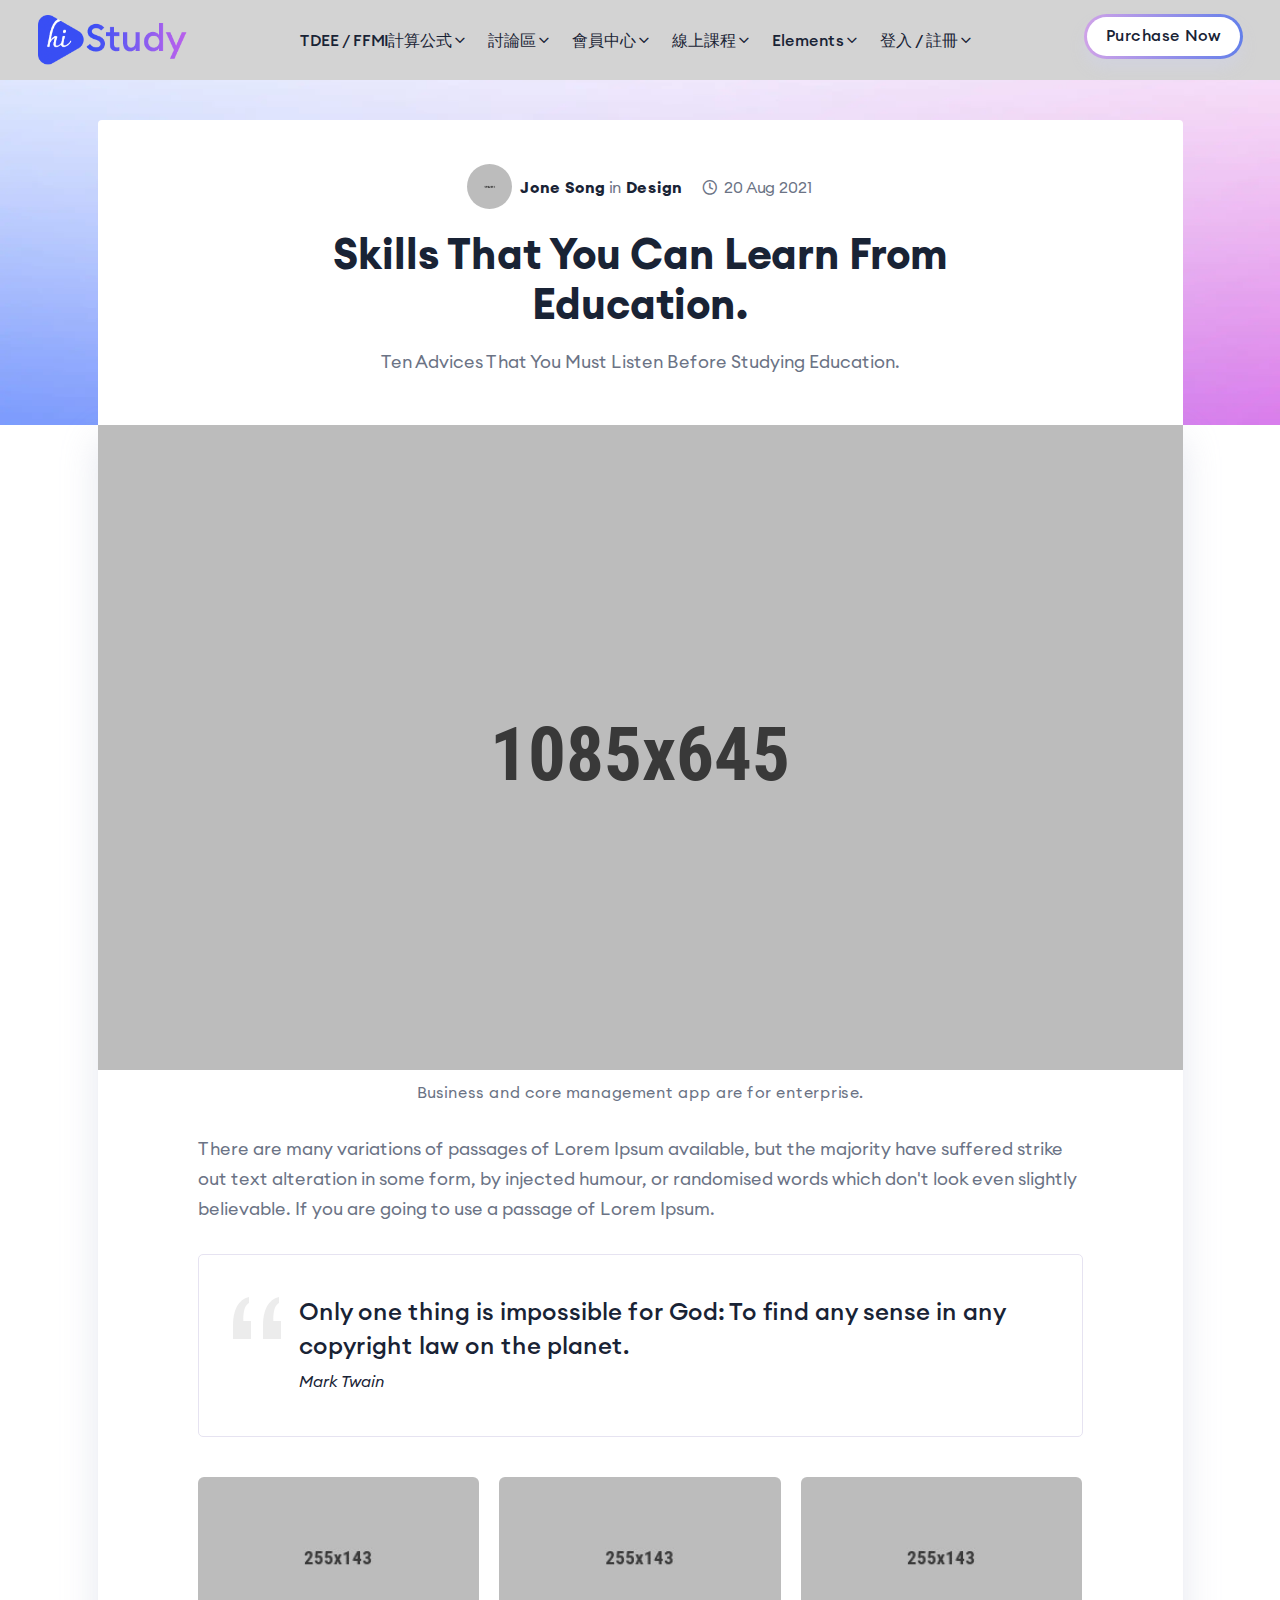
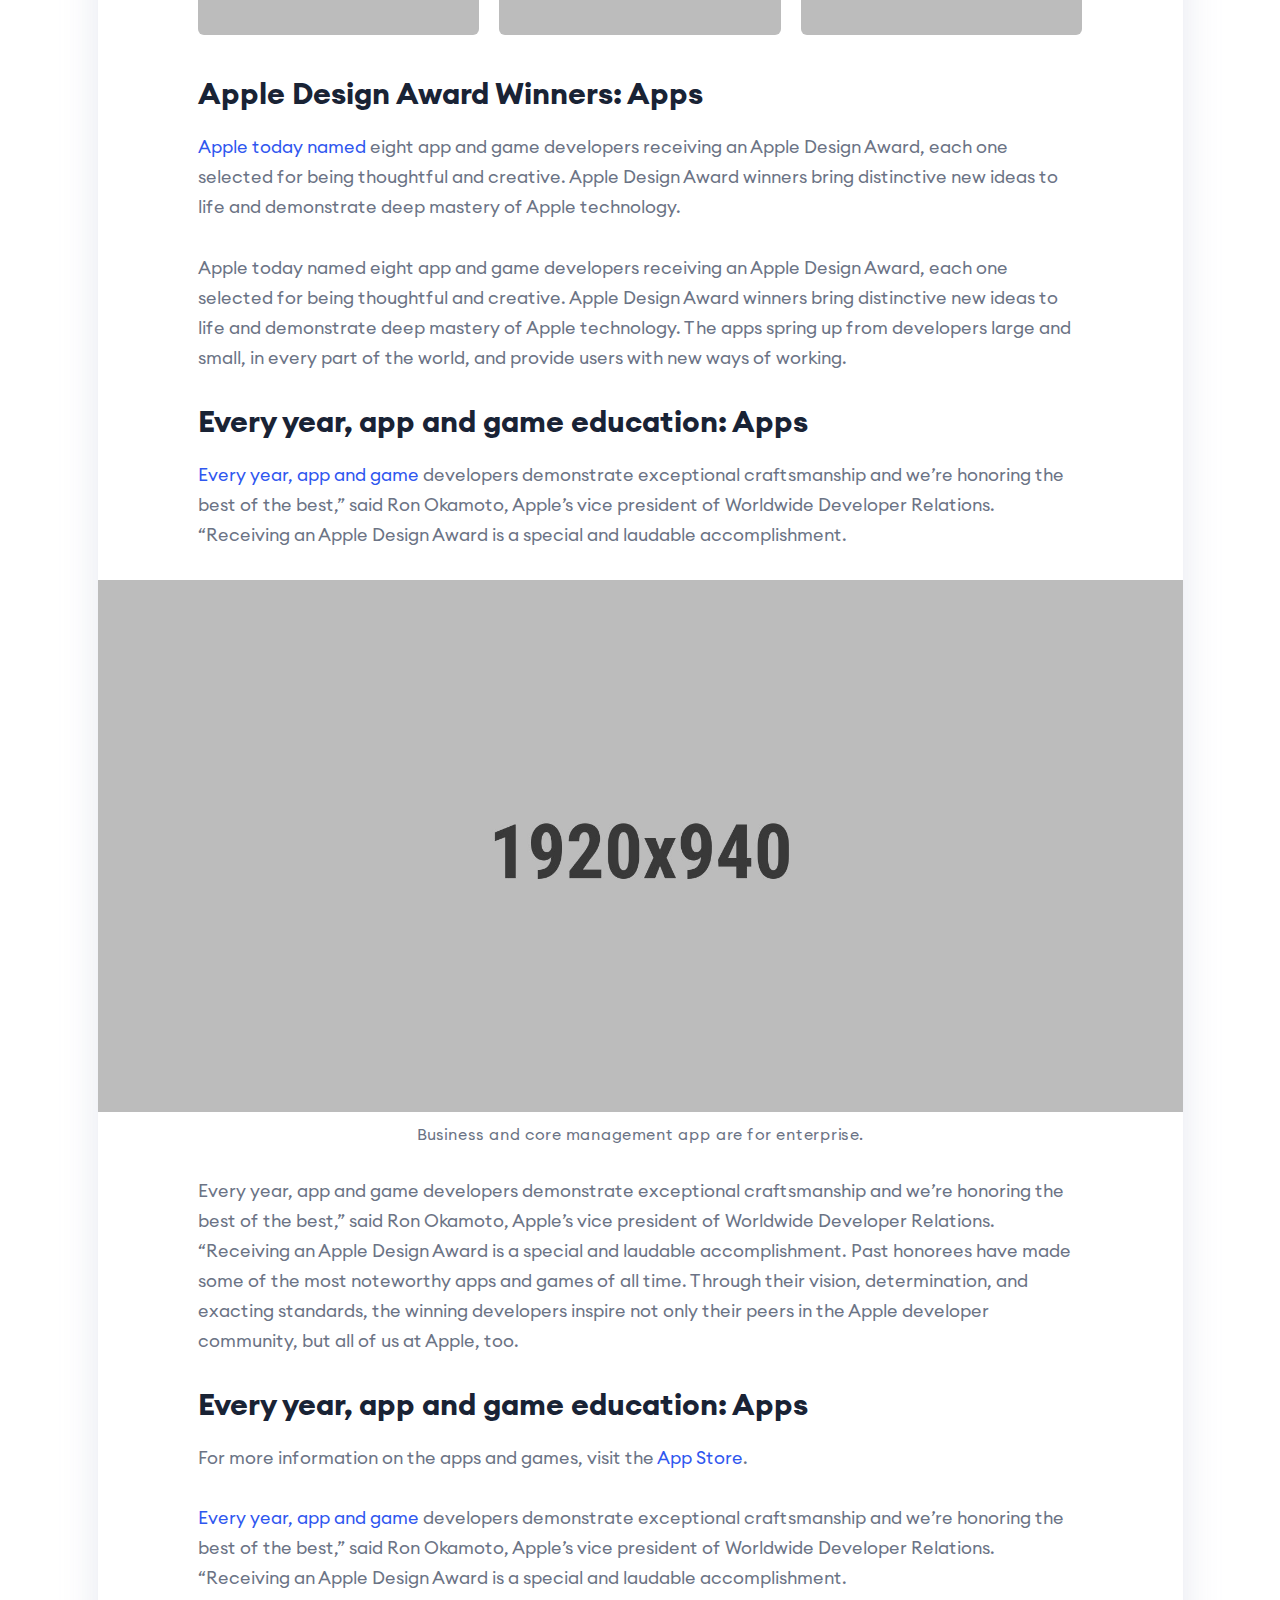
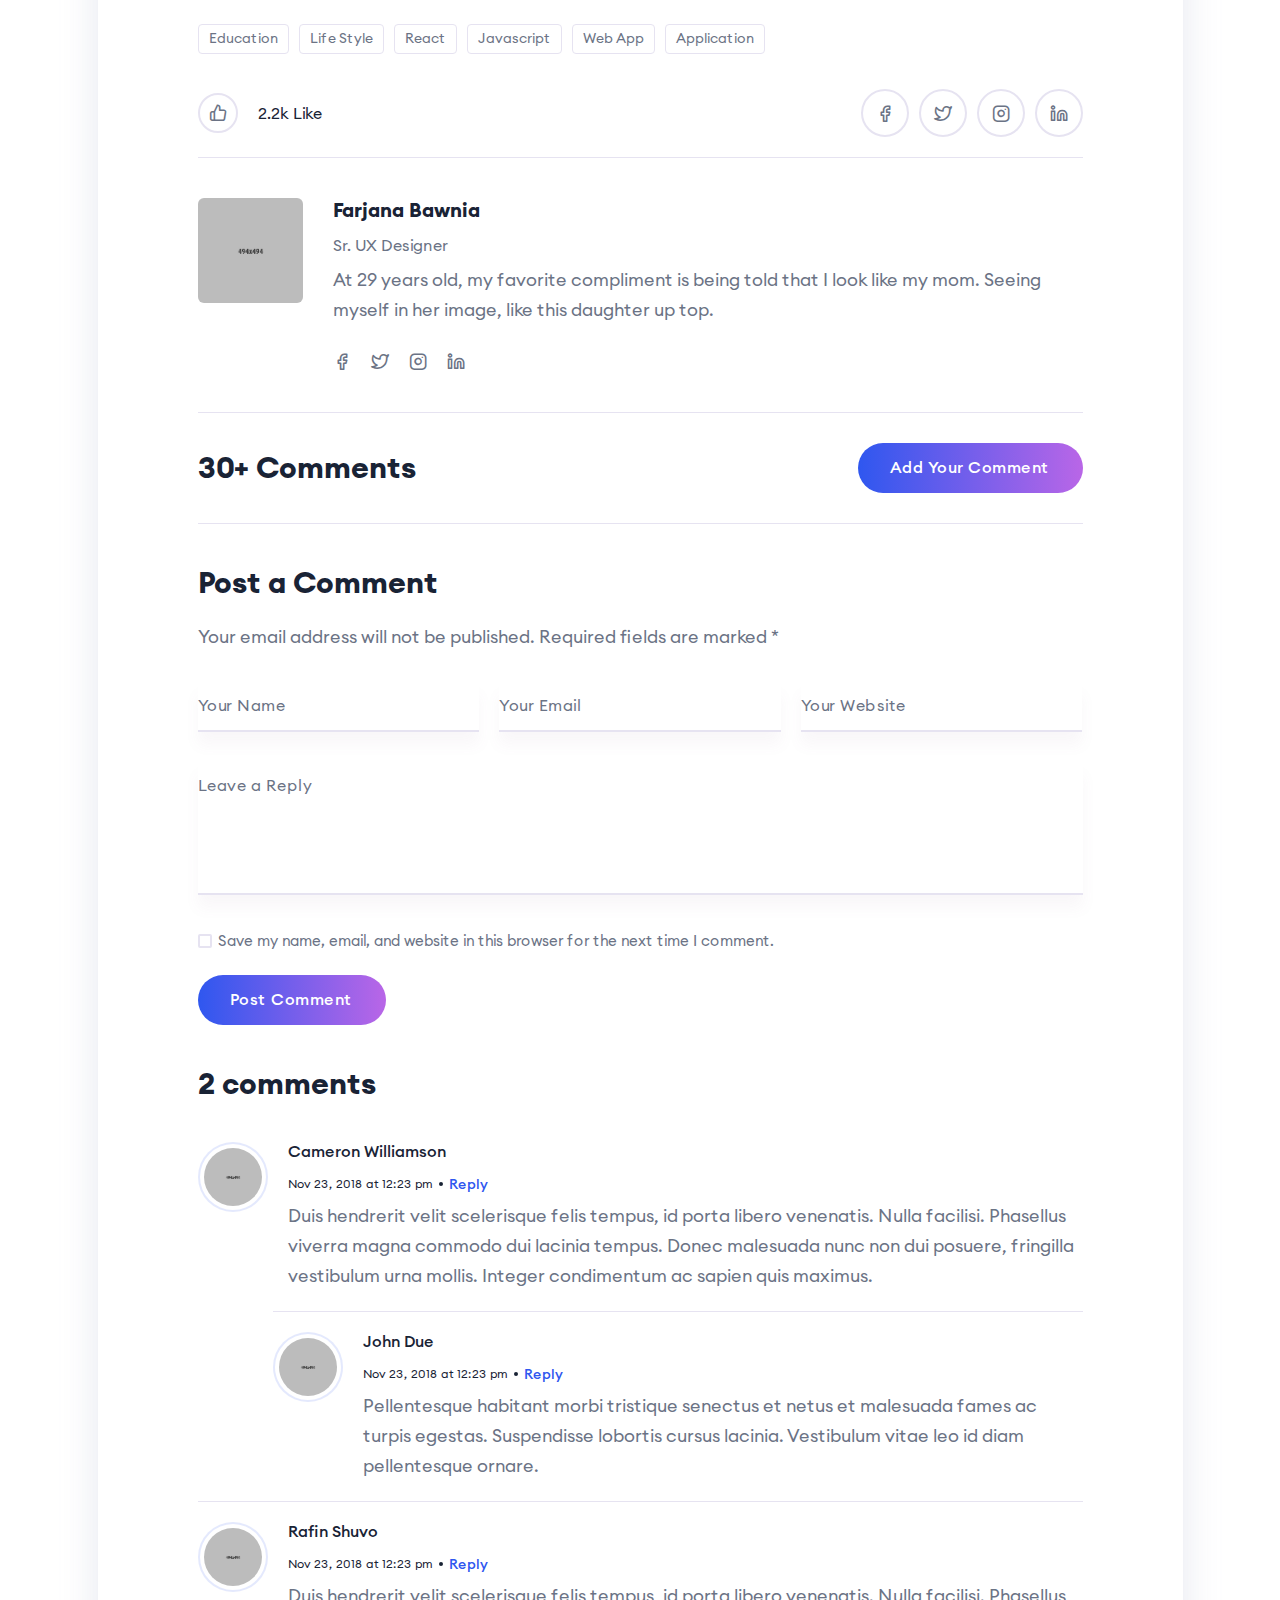
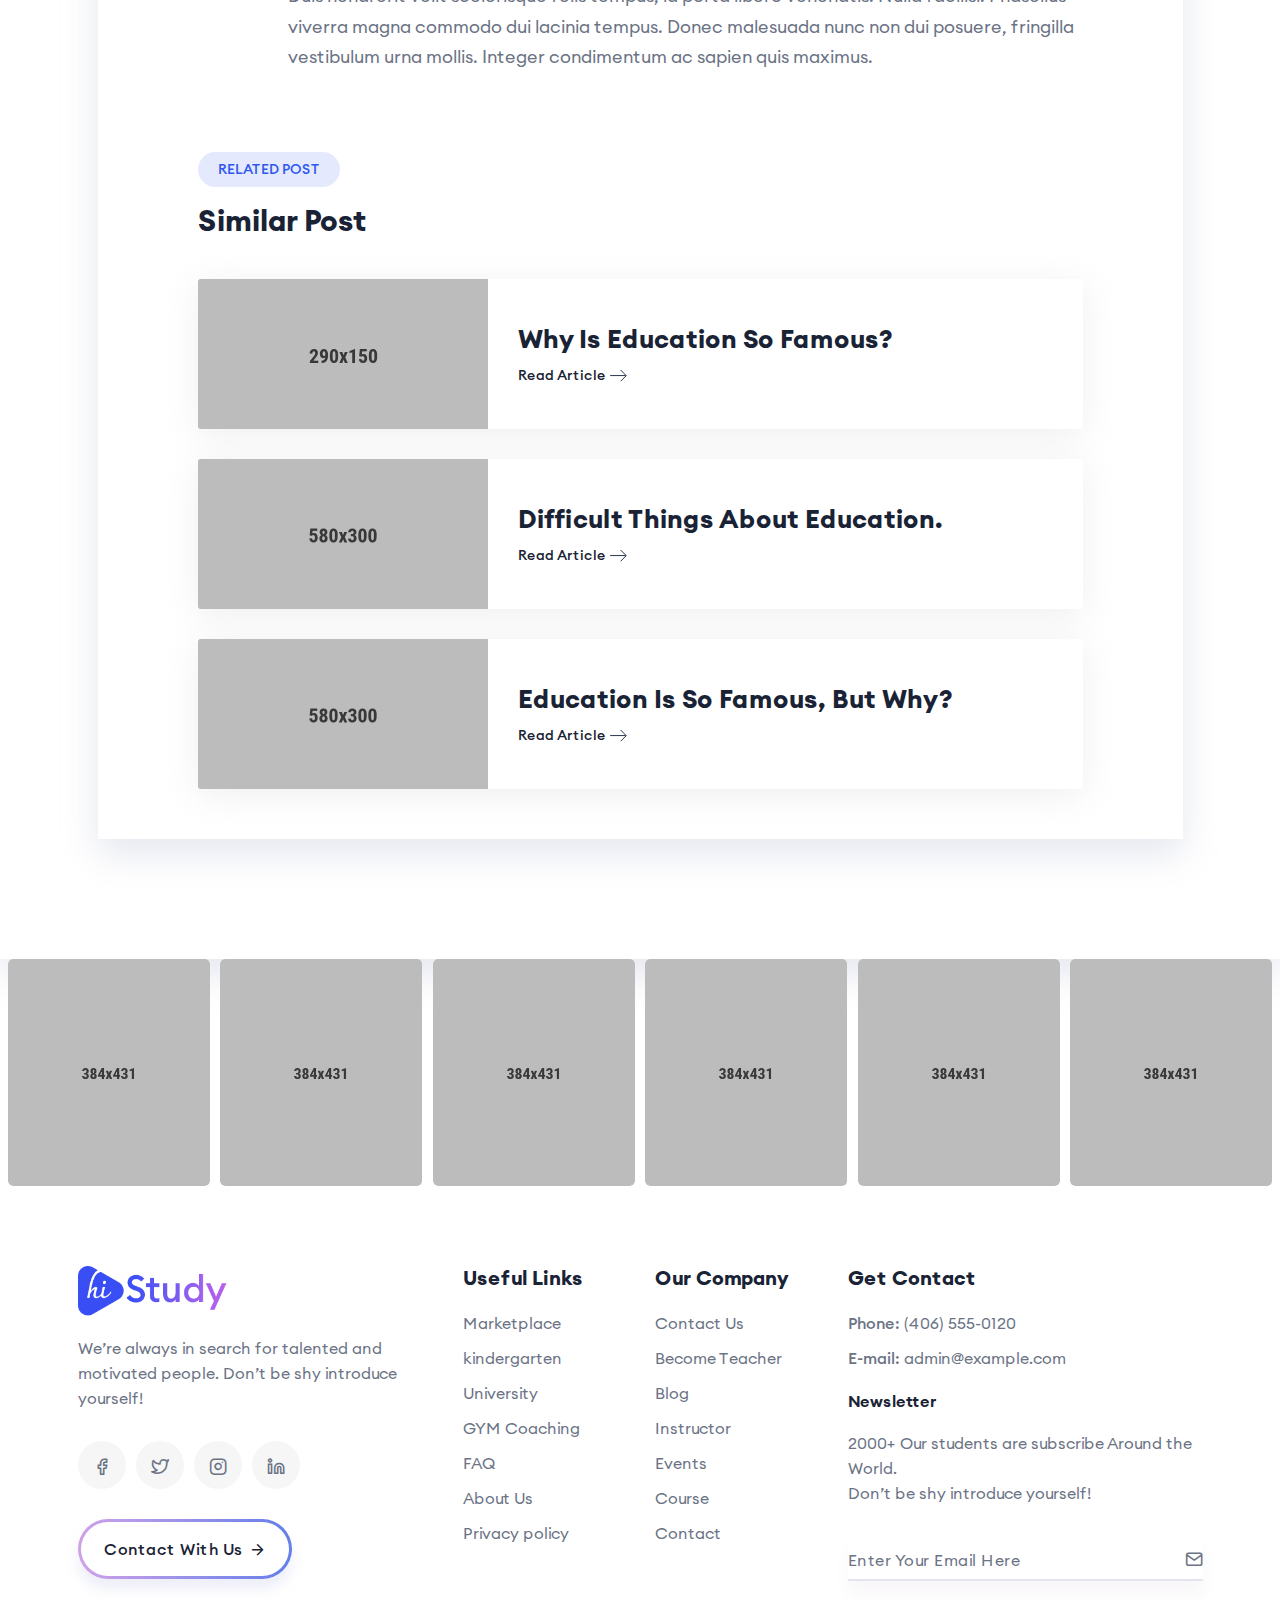
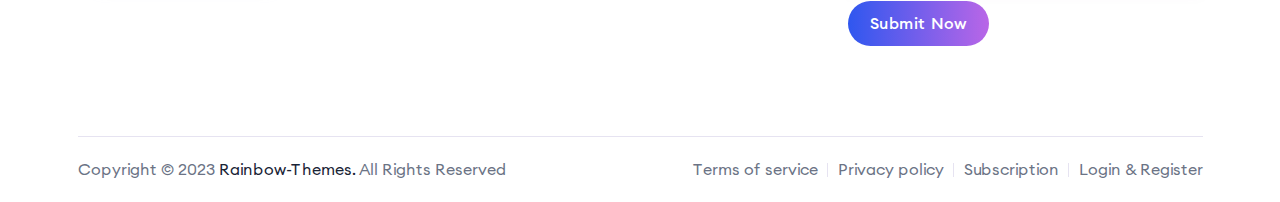
<file: g2-blog-details.html>
<!DOCTYPE html>
<html lang="en">

<head>
    <meta charset="utf-8">
    <meta http-equiv="x-ua-compatible" content="ie=edge">
    <title>Blog Details - Online Courses & Education Bootstrap5 Template</title>
    <meta name="robots" content="noindex, follow" />
    <meta name="description" content="">
    <meta name="viewport" content="width=device-width, initial-scale=1, shrink-to-fit=no">

    <!-- Favicon -->
    <link rel="shortcut icon" type="image/x-icon" href="assets/images/favicon.png">

    <!-- CSS
	============================================ -->
    <link rel="stylesheet" href="assets/css/vendor/bootstrap.min.css">
    <link rel="stylesheet" href="assets/css/vendor/slick.css">
    <link rel="stylesheet" href="assets/css/vendor/slick-theme.css">
    <link rel="stylesheet" href="assets/css/plugins/sal.css">
    <link rel="stylesheet" href="assets/css/plugins/feather.css">
    <link rel="stylesheet" href="assets/css/plugins/fontawesome.min.css">
    <link rel="stylesheet" href="assets/css/plugins/euclid-circulara.css">
    <link rel="stylesheet" href="assets/css/plugins/swiper.css">
    <link rel="stylesheet" href="assets/css/plugins/magnify.css">
    <link rel="stylesheet" href="assets/css/plugins/odometer.css">
    <link rel="stylesheet" href="assets/css/plugins/animation.css">
    <link rel="stylesheet" href="assets/css/plugins/bootstrap-select.min.css">
    <link rel="stylesheet" href="assets/css/plugins/jquery-ui.css">
    <link rel="stylesheet" href="assets/css/plugins/magnigy-popup.min.css">
    <link rel="stylesheet" href="assets/css/plugins/plyr.css">
    <link rel="stylesheet" href="assets/css/style.css">
</head>

<body class="rbt-header-sticky">
    <!-- Start Header Area  頁首 桌機-->
    <header class="rbt-header rbt-header-10">
        <div class="rbt-sticky-placeholder"></div>
        <div class="rbt-header-wrapper header-space-betwween header-transparent header-sticky">
            <div class="container-fluid">
                <div class="mainbar-row rbt-navigation-start align-items-center">
                    <div class="header-left rbt-header-content">
                        <div class="header-info">
                            <div class="logo">
                                <a href="index.html">
                                    <img src="assets/images/logo/logo.png" alt="Education Logo Images">
                                </a>
                            </div>
                        </div>
                    </div>
                    <div class="rbt-main-navigation d-none d-xl-block">
                        <nav class="mainmenu-nav">
                            <ul class="mainmenu">
                                <li class="with-megamenu has-menu-child-item position-static">
                                    <a href="#">TDEE / FFMI計算公式<i class="feather-chevron-down"></i></a>

                                </li>

                                <li class="with-megamenu has-menu-child-item">
                                    <a href="#">討論區<i class="feather-chevron-down"></i></a>
                                    <!-- Start Mega Menu  -->
                                    
                                    <!-- End Mega Menu  -->
                                </li>

                                <li class="has-dropdown has-menu-child-item">
                                    <a href="#">會員中心
                                        <i class="feather-chevron-down"></i>
                                    </a>
                                    <ul class="submenu">
                                        <li class="has-dropdown"><a href="#">Instructor Dashboard</a>
                 
                                        </li>
                                        <li class="has-dropdown"><a href="#">Student Dashboard</a>

                                        </li>
                                    </ul>
                                </li>

                                <li class="with-megamenu has-menu-child-item position-static">
                                    <a href="#">線上課程<i class="feather-chevron-down"></i></a>
                                   
                                    
                                    
                                </li>

                                <li class="with-megamenu has-menu-child-item position-static">
                                    <a href="#">Elements <i class="feather-chevron-down"></i></a>
                                    
                                    
                                    
                                </li>

                                <li class="with-megamenu has-menu-child-item position-static">
                                    <a href="#">登入 / 註冊 <i class="feather-chevron-down"></i></a>
                                    
                                    
                                    
                                </li>

                                
                            </ul>
                        </nav>
                    </div>
                    <div class="header-right">
                        <div class="rbt-btn-wrapper d-none d-xl-block">
                            <a class="rbt-btn rbt-marquee-btn marquee-auto btn-border-gradient radius-round btn-sm hover-transform-none" href="https://themeforest.net/checkout/from_item/42846507?license=regular">
                                <span data-text="Purchase Now">Purchase Now</span>
                            </a>
                        </div>
                        <!-- Start Mobile-Menu-Bar -->
                        <div class="mobile-menu-bar d-block d-xl-none">
                            <div class="hamberger">
                                <button class="hamberger-button rbt-round-btn">
                                    <i class="feather-menu"></i>
                                </button>
                            </div>
                        </div>
                        <!-- Start Mobile-Menu-Bar -->
                    </div>
                </div>
            </div>
        </div>
    </header>
    <!-- End Header Area  -->
    <!-- Mobile Menu Section -->
    <div class="popup-mobile-menu">
        <div class="inner-wrapper">
            <div class="inner-top">
                <div class="content">
                    <div class="logo">
                        <a href="index.html">
                            <img src="assets/images/logo/logo.png" alt="Education Logo Images">
                        </a>
                    </div>
                    <div class="rbt-btn-close">
                        <button class="close-button rbt-round-btn"><i class="feather-x"></i></button>
                    </div>
                </div>
                <p class="description">Histudy is a education website template. You can customize all.</p>
                <ul class="navbar-top-left rbt-information-list justify-content-start">
                    <li>
                        <a href="mailto:hello@example.com"><i class="feather-mail"></i>example@gmail.com</a>
                    </li>
                    <li>
                        <a href="#"><i class="feather-phone"></i>(302) 555-0107</a>
                    </li>
                </ul>
            </div>

            <nav class="mainmenu-nav">
                <ul class="mainmenu">
                    <li class="with-megamenu has-menu-child-item position-static">
                        <a href="#">Home <i class="feather-chevron-down"></i></a>
                        <!-- Start Mega Menu  -->
                        <div class="rbt-megamenu menu-skin-dark">
                            <div class="wrapper">
                                <div class="row row--15 home-plesentation-wrapper single-dropdown-menu-presentation">

                                    <!-- Start Single Demo  -->
                                    <div class="col-lg-12 col-xl-2 col-xxl-2 col-md-12 col-sm-12 col-12 single-mega-item">
                                        <div class="demo-single">
                                            <div class="inner">
                                                <div class="thumbnail">
                                                    <a href="01-main-demo.html"><img src="assets/images/splash/demo/h1.jpg" alt="Demo Images"></a>
                                                </div>
                                                <div class="content">
                                                    <h4 class="title"><a href="01-main-demo.html">Home Demo <span class="btn-icon"><i class="feather-arrow-right"></i></span></a></h4>
                                                </div>
                                            </div>
                                        </div>
                                    </div>
                                    <!-- End Single Demo  -->

                                    <!-- Start Single Demo  -->
                                    <div class="col-lg-12 col-xl-2 col-xxl-2 col-md-12 col-sm-12 col-12 single-mega-item">
                                        <div class="demo-single">
                                            <div class="inner">
                                                <div class="thumbnail">
                                                    <a href="12-marketplace.html"><img src="assets/images/splash/demo/h12.jpg" alt="Demo Images"></a>
                                                </div>
                                                <div class="content">
                                                    <h4 class="title"><a href="12-marketplace.html">Marketplace <span class="btn-icon"><i class="feather-arrow-right"></i></span></a></h4>
                                                </div>
                                            </div>
                                        </div>
                                    </div>
                                    <!-- End Single Demo  -->
                                    <!-- Start Single Demo  -->
                                    <div class="col-lg-12 col-xl-2 col-xxl-2 col-md-12 col-sm-12 col-12 single-mega-item">
                                        <div class="demo-single">
                                            <div class="inner">
                                                <div class="thumbnail">
                                                    <a href="04-kindergarten.html"><img src="assets/images/splash/demo/h4.jpg" alt="Demo Images"></a>
                                                </div>
                                                <div class="content">
                                                    <h4 class="title"><a href="04-kindergarten.html">kindergarten <span class="btn-icon"><i class="feather-arrow-right"></i></span></a></h4>
                                                </div>
                                            </div>
                                        </div>
                                    </div>
                                    <!-- End Single Demo  -->
                                    <!-- Start Single Demo  -->
                                    <div class="col-lg-12 col-xl-2 col-xxl-2 col-md-12 col-sm-12 col-12 single-mega-item">
                                        <div class="demo-single">
                                            <div class="inner">
                                                <div class="thumbnail">
                                                    <a href="13-university-classic.html"><img src="assets/images/splash/demo/h13.jpg" alt="Demo Images"></a>
                                                </div>
                                                <div class="content">
                                                    <h4 class="title"><a href="13-university-classic.html">University Classic <span class="btn-icon"><i class="feather-arrow-right"></i></span></a></h4>
                                                </div>
                                            </div>
                                        </div>
                                    </div>
                                    <!-- End Single Demo  -->

                                    <!-- Start Single Demo  -->
                                    <div class="col-lg-12 col-xl-2 col-xxl-2 col-md-12 col-sm-12 col-12 single-mega-item">
                                        <div class="demo-single">
                                            <div class="inner">
                                                <div class="thumbnail">
                                                    <a href="14-home-elegant.html"><img src="assets/images/splash/demo/h14.jpg" alt="Demo Images"></a>
                                                </div>
                                                <div class="content">
                                                    <h4 class="title"><a href="14-home-elegant.html">Home Elegant <span class="btn-icon"><i class="feather-arrow-right"></i></span></a></h4>
                                                </div>
                                            </div>
                                        </div>
                                    </div>
                                    <!-- End Single Demo  -->

                                    <!-- Start Single Demo  -->
                                    <div class="col-lg-12 col-xl-2 col-xxl-2 col-md-12 col-sm-12 col-12 single-mega-item">
                                        <div class="demo-single">
                                            <div class="inner">
                                                <div class="thumbnail">
                                                    <a href="09-gym-coaching.html"><img src="assets/images/splash/demo/h9.jpg" alt="Demo Images"></a>
                                                </div>
                                                <div class="content">
                                                    <h4 class="title"><a href="09-gym-coaching.html">Gym Coaching <span class="btn-icon"><i class="feather-arrow-right"></i></span></a></h4>
                                                </div>
                                            </div>
                                        </div>
                                    </div>
                                    <!-- End Single Demo  -->

                                    <!-- Start Single Demo  -->
                                    <div class="col-lg-12 col-xl-2 col-xxl-2 col-md-12 col-sm-12 col-12 single-mega-item">
                                        <div class="demo-single">
                                            <div class="inner">
                                                <div class="thumbnail">
                                                    <a href="03-online-school.html"><img src="assets/images/splash/demo/h3.jpg" alt="Demo Images"></a>
                                                </div>
                                                <div class="content">
                                                    <h4 class="title"><a href="03-online-school.html">Online School <span class="btn-icon"><i class="feather-arrow-right"></i></span></a></h4>
                                                </div>
                                            </div>
                                        </div>
                                    </div>
                                    <!-- End Single Demo  -->

                                    <!-- Start Single Demo  -->
                                    <div class="col-lg-12 col-xl-2 col-xxl-2 col-md-12 col-sm-12 col-12 single-mega-item">
                                        <div class="demo-single">
                                            <div class="inner">
                                                <div class="thumbnail">
                                                    <a href="06-university-status.html"><img src="assets/images/splash/demo/h6.jpg" alt="Demo Images"></a>
                                                </div>
                                                <div class="content">
                                                    <h4 class="title"><a href="06-university-status.html">University Status <span class="btn-icon"><i class="feather-arrow-right"></i></span></a></h4>
                                                </div>
                                            </div>
                                        </div>
                                    </div>
                                    <!-- End Single Demo  -->

                                    <!-- Start Single Demo  -->
                                    <div class="col-lg-12 col-xl-2 col-xxl-2 col-md-12 col-sm-12 col-12 single-mega-item">
                                        <div class="demo-single">
                                            <div class="inner">
                                                <div class="thumbnail">
                                                    <a href="15-home-technology.html"><img src="assets/images/splash/demo/h15.jpg" alt="Demo Images"></a>
                                                </div>
                                                <div class="content">
                                                    <h4 class="title"><a href="15-home-technology.html">Home Technology <span class="btn-icon"><i class="feather-arrow-right"></i></span></a></h4>
                                                </div>
                                            </div>
                                        </div>
                                    </div>
                                    <!-- End Single Demo  -->

                                    <!-- Start Single Demo  -->
                                    <div class="col-lg-12 col-xl-2 col-xxl-2 col-md-12 col-sm-12 col-12 single-mega-item">
                                        <div class="demo-single">
                                            <div class="inner">
                                                <div class="thumbnail">
                                                    <a href="07-instructor-portfolio.html"><img src="assets/images/splash/demo/h7.jpg" alt="Demo Images"></a>
                                                </div>
                                                <div class="content">
                                                    <h4 class="title"><a href="07-instructor-portfolio.html">Instructor Portfolio <span class="btn-icon"><i class="feather-arrow-right"></i></span></a></h4>
                                                </div>
                                            </div>
                                        </div>
                                    </div>
                                    <!-- End Single Demo  -->

                                    <!-- Start Single Demo  -->
                                    <div class="col-lg-12 col-xl-2 col-xxl-2 col-md-12 col-sm-12 col-12 single-mega-item">
                                        <div class="demo-single">
                                            <div class="inner">
                                                <div class="thumbnail">
                                                    <a href="08-language-academy.html"><img src="assets/images/splash/demo/h8.jpg" alt="Demo Images"></a>
                                                </div>
                                                <div class="content">
                                                    <h4 class="title"><a href="08-language-academy.html">Language Academy <span class="btn-icon"><i class="feather-arrow-right"></i></span></a></h4>
                                                </div>
                                            </div>
                                        </div>
                                    </div>
                                    <!-- End Single Demo  -->

                                    <!-- Start Single Demo  -->
                                    <div class="col-lg-12 col-xl-2 col-xxl-2 col-md-12 col-sm-12 col-12 single-mega-item">
                                        <div class="demo-single">
                                            <div class="inner">
                                                <div class="thumbnail">
                                                    <a href="11-single-course.html"><img src="assets/images/splash/demo/h11.jpg" alt="Demo Images"></a>
                                                </div>
                                                <div class="content">
                                                    <h4 class="title"><a href="11-single-course.html">Single Course <span class="btn-icon"><i class="feather-arrow-right"></i></span></a></h4>
                                                </div>
                                            </div>
                                        </div>
                                    </div>
                                    <!-- End Single Demo  -->

                                    <!-- Start Single Demo  -->
                                    <div class="col-lg-12 col-xl-2 col-xxl-2 col-md-12 col-sm-12 col-12 single-mega-item">
                                        <div class="demo-single">
                                            <div class="inner">
                                                <div class="thumbnail">
                                                    <a href="10-online-course.html"><img src="assets/images/splash/demo/h10.jpg" alt="Demo Images"></a>
                                                </div>
                                                <div class="content">
                                                    <h4 class="title"><a href="10-online-course.html">Online Course <span class="btn-icon"><i class="feather-arrow-right"></i></span></a></h4>
                                                </div>
                                            </div>
                                        </div>
                                    </div>
                                    <!-- End Single Demo  -->

                                    <!-- Start Single Demo  -->
                                    <div class="col-lg-12 col-xl-2 col-xxl-2 col-md-12 col-sm-12 col-12 single-mega-item">
                                        <div class="demo-single">
                                            <div class="inner">
                                                <div class="thumbnail">
                                                    <a href="05-classic-lms.html"><img src="assets/images/splash/demo/h5.jpg" alt="Demo Images"></a>
                                                </div>
                                                <div class="content">
                                                    <h4 class="title"><a href="05-classic-lms.html">Classic Lms <span class="btn-icon"><i class="feather-arrow-right"></i></span></a></h4>
                                                </div>
                                            </div>
                                        </div>
                                    </div>
                                    <!-- End Single Demo  -->

                                    <!-- Start Single Demo  -->
                                    <div class="col-lg-12 col-xl-2 col-xxl-2 col-md-12 col-sm-12 col-12 single-mega-item">
                                        <div class="demo-single">
                                            <div class="inner">
                                                <div class="thumbnail">
                                                    <a href="02-course-school.html"><img src="assets/images/splash/demo/h2.jpg" alt="Demo Images"></a>
                                                </div>
                                                <div class="content">
                                                    <h4 class="title"><a href="02-course-school.html">Course School <span class="btn-icon"><i class="feather-arrow-right"></i></span></a></h4>
                                                </div>
                                            </div>
                                        </div>
                                    </div>
                                    <!-- End Single Demo  -->

                                    <!-- Start Single Demo  -->
                                    <div class="col-lg-12 col-xl-2 col-xxl-2 col-md-12 col-sm-12 col-12 single-mega-item coming-soon">
                                        <div class="demo-single">
                                            <div class="inner">
                                                <div class="thumbnail">
                                                    <a href="#"><img src="assets/images/splash/demo/coming-soon-1.png" alt="Demo Images"></a>
                                                </div>
                                                <div class="content">
                                                    <h4 class="title"><a href="#">Coming Soon <span class="btn-icon"><i class="feather-arrow-right"></i></span></a></h4>
                                                </div>
                                            </div>
                                        </div>
                                    </div>
                                    <!-- End Single Demo  -->

                                    <!-- Start Single Demo  -->
                                    <div class="col-lg-12 col-xl-2 col-xxl-2 col-md-12 col-sm-12 col-12 single-mega-item coming-soon">
                                        <div class="demo-single">
                                            <div class="inner">
                                                <div class="thumbnail">
                                                    <a href="#"><img src="assets/images/splash/demo/coming-soon-2.png" alt="Demo Images"></a>
                                                </div>
                                                <div class="content">
                                                    <h4 class="title"><a href="#">Coming Soon 2 <span class="btn-icon"><i class="feather-arrow-right"></i></span></a></h4>
                                                </div>
                                            </div>
                                        </div>
                                    </div>
                                    <!-- End Single Demo  -->

                                    <!-- Start Single Demo  -->
                                    <div class="col-lg-12 col-xl-2 col-xxl-2 col-md-12 col-sm-12 col-12 single-mega-item coming-soon">
                                        <div class="demo-single">
                                            <div class="inner">
                                                <div class="thumbnail">
                                                    <a href="#"><img src="assets/images/splash/demo/coming-soon-3.png" alt="Demo Images"></a>
                                                </div>
                                                <div class="content">
                                                    <h4 class="title"><a href="#">Coming Soon 3 <span class="btn-icon"><i class="feather-arrow-right"></i></span></a></h4>
                                                </div>
                                            </div>
                                        </div>
                                    </div>
                                    <!-- End Single Demo  -->
                                </div>

                                <div class="load-demo-btn text-center">
                                    <a class="rbt-btn-link color-white" href="#">Scroll to view more <svg xmlns="http://www.w3.org/2000/svg" width="16" height="16" fill="currentColor" class="bi bi-arrow-down-up" viewBox="0 0 16 16">
                                            <path fill-rule="evenodd" d="M11.5 15a.5.5 0 0 0 .5-.5V2.707l3.146 3.147a.5.5 0 0 0 .708-.708l-4-4a.5.5 0 0 0-.708 0l-4 4a.5.5 0 1 0 .708.708L11 2.707V14.5a.5.5 0 0 0 .5.5zm-7-14a.5.5 0 0 1 .5.5v11.793l3.146-3.147a.5.5 0 0 1 .708.708l-4 4a.5.5 0 0 1-.708 0l-4-4a.5.5 0 0 1 .708-.708L4 13.293V1.5a.5.5 0 0 1 .5-.5z" />
                                        </svg></a>
                                </div>
                            </div>
                        </div>
                        <!-- End Mega Menu  -->
                    </li>

                    <li class="with-megamenu has-menu-child-item">
                        <a href="#">Courses <i class="feather-chevron-down"></i></a>
                        <!-- Start Mega Menu  -->
                        <div class="rbt-megamenu grid-item-2">
                            <div class="wrapper">
                                <div class="row">
                                    <div class="col-lg-12">
                                        <div class="mega-top-banner">
                                            <div class="content">
                                                <h4 class="title">Developer hub</h4>
                                                <p class="description">Start building fast, with code samples, key resources and more.</p>
                                            </div>
                                        </div>
                                    </div>
                                </div>
                                <div class="row row--15">
                                    <div class="col-lg-12 col-xl-6 col-xxl-6 single-mega-item">
                                        <h3 class="rbt-short-title">Course Layout</h3>
                                        <ul class="mega-menu-item">
                                            <li><a href="course-filter-one-toggle.html">Filter One Toggle</a></li>
                                            <li><a href="course-filter-one-open.html">Filter One Open</a></li>
                                            <li><a href="course-filter-two-toggle.html">Filter Two Toggle</a></li>
                                            <li><a href="course-filter-two-open.html">Filter Two Open</a></li>
                                            <li><a href="course-with-tab.html">Course With Tab</a></li>
                                            <li><a href="course-with-tab-two.html">Course With Tab Two</a></li>
                                            <li><a href="course-card-2.html">Course Card Two</a></li>
                                        </ul>
                                    </div>
                                    <div class="col-lg-12 col-xl-6 col-xxl-6 single-mega-item">
                                        <h3 class="rbt-short-title">Course Layout</h3>
                                        <ul class="mega-menu-item">
                                            <li><a href="course-card-3.html">Course Card Three</a></li>
                                            <li><a href="course-masonry.html">Course Masonry</a></li>
                                            <li><a href="course-with-sidebar.html">Course With Sidebar</a></li>
                                            <li><a href="course-details.html">Course Details</a></li>
                                            <li><a href="course-details-2.html">Course Details Two</a></li>
                                            <li><a href="lesson.html">Course Lesson <span class="rbt-badge-card">New</span></a></li>
                                            <li><a href="create-course.html">Create Course <span class="rbt-badge-card">New</span></a></li>
                                        </ul>
                                    </div>
                                </div>
                                <div class="row">
                                    <div class="col-lg-12">
                                        <ul class="nav-quick-access">
                                            <li><a href="#"><i class="feather-folder-minus"></i> Quick Start Guide</a></li>
                                            <li><a href="#"><i class="feather-folder-minus"></i> For Open Source</a></li>
                                            <li><a href="#"><i class="feather-folder-minus"></i> API Status</a></li>
                                            <li><a href="#"><i class="feather-folder-minus"></i> Support</a></li>
                                        </ul>
                                    </div>
                                </div>
                            </div>
                        </div>
                        <!-- End Mega Menu  -->
                    </li>

                    <li class="has-dropdown has-menu-child-item">
                        <a href="#">Dashboard
                            <i class="feather-chevron-down"></i>
                        </a>
                        <ul class="submenu">
                            <li class="has-dropdown"><a href="#">Instructor Dashboard</a>
                                <ul class="submenu">
                                    <li><a href="instructor-dashboard.html">Dashboard</a></li>
                                    <li><a href="instructor-profile.html">Profile</a></li>
                                    <li><a href="instructor-enrolled-courses.html">Enrolled Courses</a></li>
                                    <li><a href="instructor-wishlist.html">Wishlist</a></li>
                                    <li><a href="instructor-reviews.html">Reviews</a></li>
                                    <li><a href="instructor-my-quiz-attempts.html">My Quiz Attempts</a></li>
                                    <li><a href="instructor-order-history.html">Order History</a></li>
                                    <li><a href="instructor-course.html">My Course</a></li>
                                    <li><a href="instructor-announcements.html">Announcements</a></li>
                                    <li><a href="instructor-quiz-attempts.html">Quiz Attempts</a></li>
                                    <li><a href="instructor-assignments.html">Assignments</a></li>
                                    <li><a href="instructor-settings.html">Settings</a></li>
                                </ul>
                            </li>
                            <li class="has-dropdown"><a href="#">Student Dashboard</a>
                                <ul class="submenu">
                                    <li><a href="student-dashboard.html">Dashboard</a></li>
                                    <li><a href="student-profile.html">Profile</a></li>
                                    <li><a href="student-enrolled-courses.html">Enrolled Courses</a></li>
                                    <li><a href="student-wishlist.html">Wishlist</a></li>
                                    <li><a href="student-reviews.html">Reviews</a></li>
                                    <li><a href="student-my-quiz-attempts.html">My Quiz Attempts</a></li>
                                    <li><a href="student-order-history.html">Order History</a></li>
                                    <li><a href="student-settings.html">Settings</a></li>
                                </ul>
                            </li>
                        </ul>
                    </li>

                    <li class="with-megamenu has-menu-child-item position-static">
                        <a href="#">Pages <i class="feather-chevron-down"></i></a>
                        <!-- Start Mega Menu  -->
                        <div class="rbt-megamenu grid-item-4">
                            <div class="wrapper">
                                <div class="row row--15">
                                    <div class="col-lg-12 col-xl-3 col-xxl-3 single-mega-item">
                                        <h3 class="rbt-short-title">Get Started</h3>
                                        <ul class="mega-menu-item">
                                            <li><a href="about-us-01.html">About Us</a></li>
                                            <li><a href="about-us-02.html">About Us 02</a></li>
                                            <li><a href="event-grid.html">Event Grid</a></li>
                                            <li><a href="event-list.html">Event List</a></li>
                                            <li><a href="event-sidebar.html">Event Sidebar</a></li>
                                            <li><a href="event-details.html">Event Details</a></li>
                                            <li><a href="academy-gallery.html">Academy Gallery</a></li>
                                            <li><a href="admission-guide.html">Admission Guide</a></li>
                                        </ul>
                                    </div>

                                    <div class="col-lg-12 col-xl-3 col-xxl-3 single-mega-item">
                                        <h3 class="rbt-short-title">Get Started</h3>
                                        <ul class="mega-menu-item">
                                            <li><a href="profile.html">Profile</a></li>
                                            <li><a href="contact.html">Contact Us</a></li>
                                            <li><a href="become-a-teacher.html">Become a Teacher</a></li>
                                            <li><a href="instructor.html">Instructor</a></li>
                                            <li><a href="faqs.html">FAQS</a></li>
                                            <li><a href="privacy-policy.html">Privacy Policy</a></li>
                                            <li><a href="404.html">404 Page</a></li>
                                            <li><a href="maintenance.html">Maintenance</a></li>
                                        </ul>
                                    </div>

                                    <div class="col-lg-12 col-xl-3 col-xxl-3 single-mega-item">
                                        <h3 class="rbt-short-title">Shop Pages</h3>
                                        <ul class="mega-menu-item">
                                            <li><a href="shop.html">Shop <span class="rbt-badge-card">Sale Anything</span></a></li>
                                            <li><a href="single-product.html">Single Product</a></li>
                                            <li><a href="cart.html">Cart Page</a></li>
                                            <li><a href="checkout.html">Checkout</a></li>
                                            <li><a href="wishlist.html">Wishlist Page</a></li>
                                            <li><a href="my-account.html">My Acount</a></li>
                                            <li><a href="login.html">Login & Register</a></li>
                                            <li><a href="subscription.html">Subscription</a></li>
                                        </ul>
                                    </div>
                                    <div class="col-lg-12 col-xl-3 col-xxl-3 single-mega-item">
                                        <div class="mega-category-item">
                                            <!-- Start Single Category  -->
                                            <div class="nav-category-item">
                                                <div class="thumbnail">
                                                    <div class="image"><img src="assets/images/course/category-2.png" alt="Course images"></div>
                                                    <a href="course-filter-one-toggle.html">
                                                        <span>Online Education</span>
                                                        <i class="feather-chevron-right"></i>
                                                    </a>
                                                </div>
                                            </div>
                                            <!-- End Single Category  -->

                                            <!-- Start Single Category  -->
                                            <div class="nav-category-item">
                                                <div class="thumbnail">
                                                    <div class="image"><img src="assets/images/course/category-1.png" alt="Course images"></div>
                                                    <a href="course-filter-one-toggle.html">
                                                        <span>Language Club</span>
                                                        <i class="feather-chevron-right"></i>
                                                    </a>
                                                </div>
                                            </div>
                                            <!-- End Single Category  -->

                                            <!-- Start Single Category  -->
                                            <div class="nav-category-item">
                                                <div class="thumbnail">
                                                    <div class="image"><img src="assets/images/course/category-4.png" alt="Course images"></div>
                                                    <a href="course-filter-one-toggle.html">
                                                        <span>University Status</span>
                                                        <i class="feather-chevron-right"></i>
                                                    </a>
                                                </div>
                                            </div>
                                            <!-- End Single Category  -->

                                            <!-- Start Single Category  -->
                                            <div class="nav-category-item">
                                                <div class="thumbnail">
                                                    <a href="course-filter-one-toggle.html">
                                                        <span>Course School</span>
                                                        <i class="feather-chevron-right"></i>
                                                    </a>
                                                </div>
                                            </div>
                                            <!-- End Single Category  -->

                                            <!-- Start Single Category  -->
                                            <div class="nav-category-item">
                                                <div class="thumbnail">
                                                    <div class="image"><img src="assets/images/course/category-9.png" alt="Course images"></div>
                                                    <a href="course-filter-one-toggle.html">
                                                        <span>Academy</span>
                                                        <i class="feather-chevron-right"></i>
                                                    </a>
                                                </div>
                                            </div>
                                            <!-- End Single Category  -->

                                        </div>
                                    </div>
                                </div>
                            </div>
                        </div>
                        <!-- End Mega Menu  -->
                    </li>

                    <li class="with-megamenu has-menu-child-item position-static">
                        <a href="#">Elements <i class="feather-chevron-down"></i></a>
                        <!-- Start Mega Menu  -->
                        <div class="rbt-megamenu grid-item-3">
                            <div class="wrapper">
                                <div class="row row--15 single-dropdown-menu-presentation">
                                    <div class="col-lg-4 col-xxl-4 single-mega-item">
                                        <ul class="mega-menu-item">
                                            <li><a href="style-guide.html">Style Guide <span class="rbt-badge-card">Hot</span></a></li>
                                            <li><a href="accordion.html">Accordion</a></li>
                                            <li><a href="advancetab.html">Advance Tab</a></li>
                                            <li><a href="brand.html">Brand</a></li>
                                            <li><a href="button.html">Button</a></li>
                                            <li><a href="badge.html">Badge</a></li>
                                            <li><a href="card.html">Card</a></li>
                                            <li><a href="call-to-action.html">Call To Action</a></li>
                                        </ul>
                                    </div>

                                    <div class="col-lg-4 col-xxl-4 single-mega-item">
                                        <ul class="mega-menu-item">
                                            <li><a href="counterup.html">Counter</a></li>
                                            <li><a href="category.html">Categories</a></li>
                                            <li><a href="header.html">Header Style</a></li>
                                            <li><a href="newsletter.html">Newsletter</a></li>
                                            <li><a href="team.html">Team</a></li>
                                            <li><a href="social.html">Social</a></li>
                                            <li><a href="list-style.html">List Style</a></li>
                                            <li><a href="gallery.html">Gallery</a></li>
                                        </ul>
                                    </div>

                                    <div class="col-lg-4 col-xxl-4 single-mega-item">
                                        <ul class="mega-menu-item">
                                            <li><a href="pricing.html">Pricing</a></li>
                                            <li><a href="progressbar.html">Progressbar</a></li>
                                            <li><a href="testimonial.html">Testimonial</a></li>
                                            <li><a href="service.html">Service</a></li>
                                            <li><a href="split.html">Split Area</a></li>
                                            <li><a href="search.html">Search Style</a></li>
                                            <li><a href="instagram.html">Instagram Style</a></li>
                                            <li><a href="#">& More Coming</a></li>

                                        </ul>
                                    </div>

                                </div>
                                <div class="row">
                                    <div class="col-lg-12">
                                        <div class="btn-wrapper">
                                            <a class="rbt-btn btn-gradient hover-icon-reverse square btn-xl w-100 text-center mt--30 hover-transform-none" href="#">
                                                <span class="icon-reverse-wrapper">
                                        <span class="btn-text">Visit Histudy Template</span>
                                                <span class="btn-icon"><i class="feather-arrow-right"></i></span>
                                                <span class="btn-icon"><i class="feather-arrow-right"></i></span>
                                                </span>
                                            </a>
                                        </div>
                                    </div>
                                </div>
                            </div>
                        </div>
                        <!-- End Mega Menu  -->
                    </li>

                    <li class="with-megamenu has-menu-child-item position-static">
                        <a href="#">Blog <i class="feather-chevron-down"></i></a>
                        <!-- Start Mega Menu  -->
                        <div class="rbt-megamenu grid-item-3">
                            <div class="wrapper">
                                <div class="row row--15">
                                    <div class="col-lg-12 col-xl-4 col-xxl-4 single-mega-item">
                                        <h3 class="rbt-short-title">Blog Styles</h3>
                                        <ul class="mega-menu-item">
                                            <li><a href="blog-list.html">Blog List</a></li>
                                            <li><a href="blog.html">Blog Grid</a></li>
                                            <li><a href="blog-grid-minimal.html">Blog Grid Minimal</a></li>
                                            <li><a href="blog-with-sidebar.html">Blog With Sidebar</a></li>
                                            <li><a href="blog-details.html">Blog Details</a></li>
                                            <li><a href="post-format-standard.html">Post Format Standard</a></li>
                                            <li><a href="post-format-gallery.html">Post Format Gallery</a></li>
                                        </ul>
                                    </div>

                                    <div class="col-lg-12 col-xl-4 col-xxl-4 single-mega-item">
                                        <h3 class="rbt-short-title">Get Started</h3>
                                        <ul class="mega-menu-item">
                                            <li><a href="post-format-quote.html">Post Format Quote</a></li>
                                            <li><a href="post-format-audio.html">Post Format Audio</a></li>
                                            <li><a href="post-format-video.html">Post Format Video</a></li>
                                            <li><a href="#">Media Under Title <span class="rbt-badge-card">Coming</span></a></li>
                                            <li><a href="#">Sticky Sidebar <span class="rbt-badge-card">Coming</span></a></li>
                                            <li><a href="#">Auto Masonry <span class="rbt-badge-card">Coming</span></a></li>
                                            <li><a href="#">Meta Overlaid <span class="rbt-badge-card">Coming</span></a></li>
                                        </ul>
                                    </div>

                                    <div class="col-lg-12 col-xl-4 col-xxl-4 single-mega-item">
                                        <div class="rbt-ads-wrapper">
                                            <a class="d-block" href="#"><img src="assets/images/service/mobile-cat.jpg" alt="Education Images"></a>
                                        </div>
                                    </div>
                                </div>
                            </div>
                        </div>
                        <!-- End Mega Menu  -->
                    </li>
                </ul>
            </nav>

            <div class="mobile-menu-bottom">
                <div class="rbt-btn-wrapper mb--20">
                    <a class="rbt-btn btn-border-gradient radius-round btn-sm hover-transform-none w-100 justify-content-center text-center" href="#">
                        <span>Enroll Now</span>
                    </a>
                </div>

                <div class="social-share-wrapper">
                    <span class="rbt-short-title d-block">Find With Us</span>
                    <ul class="social-icon social-default transparent-with-border justify-content-start mt--20">
                        <li><a href="https://www.facebook.com/">
                                <i class="feather-facebook"></i>
                            </a>
                        </li>
                        <li><a href="https://www.twitter.com">
                                <i class="feather-twitter"></i>
                            </a>
                        </li>
                        <li><a href="https://www.instagram.com/">
                                <i class="feather-instagram"></i>
                            </a>
                        </li>
                        <li><a href="https://www.linkdin.com/">
                                <i class="feather-linkedin"></i>
                            </a>
                        </li>
                    </ul>
                </div>
            </div>

        </div>
    </div>
    <!-- Start Side Vav -->
    <div class="rbt-cart-side-menu">
        <div class="inner-wrapper">
            <div class="inner-top">
                <div class="content">
                    <div class="title">
                        <h4 class="title mb--0">Your shopping cart</h4>
                    </div>
                    <div class="rbt-btn-close" id="btn_sideNavClose">
                        <button class="minicart-close-button rbt-round-btn"><i class="feather-x"></i></button>
                    </div>
                </div>
            </div>
            <nav class="side-nav w-100">
                <ul class="rbt-minicart-wrapper">
                    <li class="minicart-item">
                        <div class="thumbnail">
                            <a href="#">
                                <img src="assets/images/product/1.jpg" alt="Product Images">
                            </a>
                        </div>
                        <div class="product-content">
                            <h6 class="title"><a href="single-product.html">Miracle Morning</a></h6>

                            <span class="quantity">1 * <span class="price">$22</span></span>
                        </div>
                        <div class="close-btn">
                            <button class="rbt-round-btn"><i class="feather-x"></i></button>
                        </div>
                    </li>

                    <li class="minicart-item">
                        <div class="thumbnail">
                            <a href="#">
                                <img src="assets/images/product/7.jpg" alt="Product Images">
                            </a>
                        </div>
                        <div class="product-content">
                            <h6 class="title"><a href="single-product.html">Happy Strong</a></h6>

                            <span class="quantity">1 * <span class="price">$30</span></span>
                        </div>
                        <div class="close-btn">
                            <button class="rbt-round-btn"><i class="feather-x"></i></button>
                        </div>
                    </li>

                    <li class="minicart-item">
                        <div class="thumbnail">
                            <a href="#">
                                <img src="assets/images/product/3.jpg" alt="Product Images">
                            </a>
                        </div>
                        <div class="product-content">
                            <h6 class="title"><a href="single-product.html">Rich Dad Poor Dad</a></h6>

                            <span class="quantity">1 * <span class="price">$50</span></span>
                        </div>
                        <div class="close-btn">
                            <button class="rbt-round-btn"><i class="feather-x"></i></button>
                        </div>
                    </li>

                    <li class="minicart-item">
                        <div class="thumbnail">
                            <a href="#">
                                <img src="assets/images/product/4.jpg" alt="Product Images">
                            </a>
                        </div>
                        <div class="product-content">
                            <h6 class="title"><a href="single-product.html">Momentum Theorem</a></h6>

                            <span class="quantity">1 * <span class="price">$50</span></span>
                        </div>
                        <div class="close-btn">
                            <button class="rbt-round-btn"><i class="feather-x"></i></button>
                        </div>
                    </li>
                </ul>
            </nav>

            <div class="rbt-minicart-footer">
                <hr class="mb--0">
                <div class="rbt-cart-subttotal">
                    <p class="subtotal"><strong>Subtotal:</strong></p>
                    <p class="price">$121</p>
                </div>
                <hr class="mb--0">
                <div class="rbt-minicart-bottom mt--20">
                    <div class="view-cart-btn">
                        <a class="rbt-btn btn-border icon-hover w-100 text-center" href="#">
                            <span class="btn-text">View Cart</span>
                            <span class="btn-icon"><i class="feather-arrow-right"></i></span>
                        </a>
                    </div>
                    <div class="checkout-btn mt--20">
                        <a class="rbt-btn btn-gradient icon-hover w-100 text-center" href="#">
                            <span class="btn-text">Checkout</span>
                            <span class="btn-icon"><i class="feather-arrow-right"></i></span>
                        </a>
                    </div>
                </div>
            </div>

        </div>
    </div>
    <!-- End Side Vav -->
    <a class="close_side_menu" href="javascript:void(0);"></a>

    <div class="rbt-overlay-page-wrapper">
        <div class="breadcrumb-image-container breadcrumb-style-max-width">
            <div class="breadcrumb-image-wrapper">
                <img src="assets/images/bg/bg-image-10.jpg" alt="Education Images">
            </div>
            <div class="breadcrumb-content-top text-center">
                <ul class="meta-list justify-content-center mb--10">
                    <li class="list-item">
                        <div class="author-thumbnail">
                            <img src="assets/images/testimonial/client-06.png" alt="blog-image">
                        </div>
                        <div class="author-info">
                            <a href="#"><strong>Jone Song</strong></a> in <a href="#"><strong>Design</strong></a>
                        </div>
                    </li>
                    <li class="list-item">
                        <i class="feather-clock"></i>
                        <span>20 Aug 2021</span>
                    </li>
                </ul>
                <h1 class="title">Skills That You Can Learn From Education.</h1>
                <p>Ten Advices That You Must Listen Before Studying Education.</p>
            </div>
        </div>

        <div class="rbt-blog-details-area rbt-section-gapBottom breadcrumb-style-max-width">
            <div class="blog-content-wrapper rbt-article-content-wrapper">
                <div class="content">
                    <div class="post-thumbnail mb--30 position-relative wp-block-image alignwide">
                        <figure>
                            <img src="assets/images/blog/blog-single-03.png" alt="Blog Images">
                            <figcaption>Business and core management app are for enterprise.</figcaption>
                        </figure>
                    </div>
                    <p>There are many variations of passages of Lorem Ipsum available, but the majority have suffered strike out text alteration in some form, by injected humour, or randomised words which don't look even slightly believable. If you are going to use a passage of Lorem Ipsum.</p>

                    <blockquote class="wp-block-quote">
                        <p>Only one thing is impossible for God: To find any sense in any copyright law on the planet.</p><cite><a href="https://themeforest.net/user/rainbow-themes/portfolio">Mark Twain</a></cite>
                    </blockquote>


                    <div class="wp-block-gallery columns-3 is-cropped">
                        <ul class="blocks-gallery-grid">
                            <li class="blocks-gallery-item">
                                <figure>
                                    <img class="radius-4" src="assets/images/blog/blog-gallery-01.jpg" alt="Blog Images">
                                </figure>
                            </li>
                            <li class="blocks-gallery-item">
                                <figure>
                                    <img class="radius-4" src="assets/images/blog/blog-gallery-02.jpg" alt="Blog Images">
                                </figure>
                            </li>
                            <li class="blocks-gallery-item">
                                <figure>
                                    <img class="radius-4" src="assets/images/blog/blog-gallery-03.jpg" alt="Blog Images">
                                </figure>
                            </li>
                        </ul>
                    </div>

                    <h4>Apple Design Award Winners: Apps</h4>

                    <p><a href="#">Apple today named</a> eight app and game developers receiving an Apple Design Award, each one selected for being thoughtful and creative. Apple Design Award winners bring distinctive new ideas to life and demonstrate deep mastery of Apple technology.</p>

                    <p>Apple today named eight app and game developers receiving an Apple Design Award, each one selected for being thoughtful and creative. Apple Design Award winners bring distinctive new ideas to life and demonstrate deep mastery of Apple technology. The apps spring up from developers large and small, in every part of the world, and provide users with new ways of working.</p>

                    <h4>Every year, app and game education: Apps</h4>

                    <p><a href="#">Every year, app and game</a> developers demonstrate exceptional craftsmanship and we’re honoring the best of the best,” said Ron Okamoto, Apple’s vice president of Worldwide Developer Relations. “Receiving an Apple Design Award is a special and laudable accomplishment.</p>

                    <div class="post-thumbnail mb--30 position-relative wp-block-image alignwide">
                        <figure>
                            <img src="assets/images/blog/blog-bl-02.jpg" alt="Blog Images">
                            <figcaption>Business and core management app are for enterprise.</figcaption>
                        </figure>
                    </div>

                    <p>Every year, app and game developers demonstrate exceptional craftsmanship and we’re honoring the best of the best,” said Ron Okamoto, Apple’s vice president of Worldwide Developer Relations. “Receiving an Apple Design Award is a special and laudable accomplishment. Past honorees have made some of the most noteworthy apps and games of all time. Through their vision, determination, and exacting standards, the winning developers inspire not only their peers in the Apple developer community, but all of us at Apple, too.</p>

                    <h4>Every year, app and game education: Apps</h4>

                    <p>For more information on the apps and games, visit the <a href="#">App Store</a>.</p>

                    <p><a href="#">Every year, app and game</a> developers demonstrate exceptional craftsmanship and we’re honoring the best of the best,” said Ron Okamoto, Apple’s vice president of Worldwide Developer Relations. “Receiving an Apple Design Award is a special and laudable accomplishment.</p>

                    <!-- BLog Tag Clound  -->
                    <div class="tagcloud">
                        <a href="#">Education</a>
                        <a href="#">Life Style</a>
                        <a href="#">React</a>
                        <a href="#">Javascript</a>
                        <a href="#">Web App</a>
                        <a href="#">Application</a>
                    </div>

                    <!-- Social Share Block  -->
                    <div class="social-share-block">
                        <div class="post-like">
                            <a href="#"><i class="feather feather-thumbs-up"></i><span>2.2k Like</span></a>
                        </div>
                        <ul class="social-icon social-default transparent-with-border">
                            <li><a href="https://www.facebook.com/">
                                    <i class="feather-facebook"></i>
                                </a>
                            </li>
                            <li><a href="https://www.twitter.com">
                                    <i class="feather-twitter"></i>
                                </a>
                            </li>
                            <li><a href="https://www.instagram.com/">
                                    <i class="feather-instagram"></i>
                                </a>
                            </li>
                            <li><a href="https://www.linkdin.com/">
                                    <i class="feather-linkedin"></i>
                                </a>
                            </li>
                        </ul>
                    </div>


                    <!-- Blog Author  -->
                    <div class="about-author">
                        <div class="media">
                            <div class="thumbnail">
                                <a href="#">
                                    <img src="assets/images/testimonial/testimonial-4.jpg" alt="Author Images">
                                </a>
                            </div>
                            <div class="media-body">
                                <div class="author-info">
                                    <h5 class="title">
                                        <a class="hover-flip-item-wrapper" href="#">
                                            Farjana Bawnia
                                        </a>
                                    </h5>
                                    <span class="b3 subtitle">Sr. UX Designer</span>
                                </div>
                                <div class="content">
                                    <p class="description">At 29 years old, my favorite compliment is being
                                        told that I look like my mom. Seeing myself in her image, like this
                                        daughter up top.</p>
                                    <ul class="social-icon social-default icon-naked justify-content-start">
                                        <li><a href="https://www.facebook.com/">
                                                <i class="feather-facebook"></i>
                                            </a>
                                        </li>
                                        <li><a href="https://www.twitter.com">
                                                <i class="feather-twitter"></i>
                                            </a>
                                        </li>
                                        <li><a href="https://www.instagram.com/">
                                                <i class="feather-instagram"></i>
                                            </a>
                                        </li>
                                        <li><a href="https://www.linkdin.com/">
                                                <i class="feather-linkedin"></i>
                                            </a>
                                        </li>
                                    </ul>
                                </div>

                            </div>
                        </div>
                    </div>

                    <div class="rbt-comment-area">
                        <div class="rbt-total-comment-post">
                            <div class="title">
                                <h4 class="mb--0">30+ Comments</h4>
                            </div>
                            <div class="add-comment-button">
                                <a class="rbt-btn btn-gradient icon-hover radius-round btn-md" href="#">
                                    <span class="btn-text">Add Your Comment</span>
                                    <span class="btn-icon"><i class="feather-arrow-right"></i></span>
                                </a>
                            </div>
                        </div>

                        <div class="comment-respond">
                            <h4 class="title">Post a Comment</h4>
                            <form action="#">
                                <p class="comment-notes"><span id="email-notes">Your email address will not be
                                        published.</span> Required fields are marked <span class="required">*</span></p>
                                <div class="row row--10">
                                    <div class="col-lg-4 col-md-4 col-12">
                                        <div class="form-group">
                                            <label for="name">Your Name</label>
                                            <input id="name" type="text">
                                        </div>
                                    </div>
                                    <div class="col-lg-4 col-md-4 col-12">
                                        <div class="form-group">
                                            <label for="bl-email">Your Email</label>
                                            <input id="bl-email" type="email">
                                        </div>
                                    </div>
                                    <div class="col-lg-4 col-md-4 col-12">
                                        <div class="form-group">
                                            <label for="website">Your Website</label>
                                            <input id="website" type="text">
                                        </div>
                                    </div>
                                    <div class="col-12">
                                        <div class="form-group">
                                            <label for="message">Leave a Reply</label>
                                            <textarea id="message" name="message"></textarea>
                                        </div>
                                    </div>
                                    <div class="col-lg-12">
                                        <p class="comment-form-cookies-consent">
                                            <input id="wp-comment-cookies-consent" name="wp-comment-cookies-consent" type="checkbox" value="yes">
                                            <label for="wp-comment-cookies-consent">Save my name, email, and
                                                website in this browser for the next time I comment.</label>
                                        </p>
                                    </div>
                                    <div class="col-lg-12">
                                        <a class="rbt-btn btn-gradient icon-hover radius-round btn-md" href="#">
                                            <span class="btn-text">Post Comment</span>
                                            <span class="btn-icon"><i class="feather-arrow-right"></i></span>
                                        </a>
                                    </div>
                                </div>
                            </form>
                        </div>
                    </div>

                    <div class="rbt-comment-area">
                        <h4 class="title">2 comments</h4>
                        <ul class="comment-list">
                            <!-- Start Single Comment  -->
                            <li class="comment">
                                <div class="comment-body">
                                    <div class="single-comment">
                                        <div class="comment-img">
                                            <img src="assets/images/testimonial/testimonial-1.jpg" alt="Author Images">
                                        </div>
                                        <div class="comment-inner">
                                            <h6 class="commenter">
                                                <a href="#">Cameron Williamson</a>
                                            </h6>
                                            <div class="comment-meta">
                                                <div class="time-spent">Nov 23, 2018 at 12:23 pm</div>
                                                <div class="reply-edit">
                                                    <div class="reply">
                                                        <a class="comment-reply-link" href="#">Reply</a>
                                                    </div>
                                                </div>
                                            </div>
                                            <div class="comment-text">
                                                <p class="b2">Duis hendrerit velit scelerisque felis tempus, id porta
                                                    libero venenatis. Nulla facilisi. Phasellus viverra
                                                    magna commodo dui lacinia tempus. Donec malesuada nunc
                                                    non dui posuere, fringilla vestibulum urna mollis.
                                                    Integer condimentum ac sapien quis maximus. </p>
                                            </div>
                                        </div>
                                    </div>
                                </div>
                                <ul class="children">
                                    <!-- Start Single Comment  -->
                                    <li class="comment">
                                        <div class="comment-body">
                                            <div class="single-comment">
                                                <div class="comment-img">
                                                    <img src="assets/images/testimonial/testimonial-2.jpg" alt="Author Images">
                                                </div>
                                                <div class="comment-inner">
                                                    <h6 class="commenter">
                                                        <a href="#">John Due</a>
                                                    </h6>
                                                    <div class="comment-meta">
                                                        <div class="time-spent">Nov 23, 2018 at 12:23 pm
                                                        </div>
                                                        <div class="reply-edit">
                                                            <div class="reply">
                                                                <a class="comment-reply-link" href="#">Reply</a>
                                                            </div>
                                                        </div>
                                                    </div>
                                                    <div class="comment-text">
                                                        <p class="b2">Pellentesque habitant morbi tristique senectus et netus et malesuada fames ac turpis egestas. Suspendisse lobortis cursus lacinia. Vestibulum vitae leo id diam pellentesque ornare.</p>
                                                    </div>
                                                </div>
                                            </div>
                                        </div>
                                    </li>
                                    <!-- End Single Comment  -->
                                </ul>
                            </li>
                            <!-- End Single Comment  -->

                            <!-- Start Single Comment  -->
                            <li class="comment">
                                <div class="comment-body">
                                    <div class="single-comment">
                                        <div class="comment-img">
                                            <img src="assets/images/testimonial/testimonial-3.jpg" alt="Author Images">
                                        </div>
                                        <div class="comment-inner">
                                            <h6 class="commenter">
                                                <a href="#">Rafin Shuvo</a>
                                            </h6>
                                            <div class="comment-meta">
                                                <div class="time-spent">Nov 23, 2018 at 12:23 pm</div>
                                                <div class="reply-edit">
                                                    <div class="reply">
                                                        <a class="comment-reply-link" href="#">Reply</a>
                                                    </div>
                                                </div>
                                            </div>
                                            <div class="comment-text">
                                                <p class="b2">Duis hendrerit velit scelerisque felis tempus, id porta
                                                    libero venenatis. Nulla facilisi. Phasellus viverra
                                                    magna commodo dui lacinia tempus. Donec malesuada nunc
                                                    non dui posuere, fringilla vestibulum urna mollis.
                                                    Integer condimentum ac sapien quis maximus. </p>
                                            </div>
                                        </div>
                                    </div>
                                </div>
                            </li>
                            <!-- End Single Comment  -->
                        </ul>
                    </div>

                </div>
                <div class="related-post pt--60">
                    <div class="section-title text-start mb--40">
                        <span class="subtitle bg-primary-opacity">Related Post</span>
                        <h4 class="title">Similar Post</h4>
                    </div>

                    <!-- Start Single Card  -->
                    <div class="rbt-card card-list variation-02 rbt-hover mt--30">
                        <div class="rbt-card-img">
                            <a href="blog-details.html">
                                <img src="assets/images/blog/blog-card-02.jpg" alt="Card image"> </a>
                        </div>
                        <div class="rbt-card-body">
                            <h5 class="rbt-card-title"><a href="blog-details.html">Why Is Education So Famous?</a>
                            </h5>
                            <div class="rbt-card-bottom">
                                <a class="transparent-button" href="blog-details.html">Read
                                    Article<i><svg width="17" height="12" xmlns="http://www.w3.org/2000/svg"><g stroke="#27374D" fill="none" fill-rule="evenodd"><path d="M10.614 0l5.629 5.629-5.63 5.629"/><path stroke-linecap="square" d="M.663 5.572h14.594"/></g></svg></i></a>
                            </div>
                        </div>
                    </div>
                    <!-- End Single Card  -->

                    <!-- Start Single Card  -->
                    <div class="rbt-card card-list variation-02 rbt-hover mt--30">
                        <div class="rbt-card-img">
                            <a href="blog-details.html">
                                <img src="assets/images/blog/blog-card-03.jpg" alt="Card image"> </a>
                        </div>
                        <div class="rbt-card-body">
                            <h5 class="rbt-card-title"><a href="blog-details.html">Difficult Things About
                                    Education.</a></h5>
                            <div class="rbt-card-bottom">
                                <a class="transparent-button" href="blog-details.html">Read
                                    Article<i><svg width="17" height="12" xmlns="http://www.w3.org/2000/svg"><g stroke="#27374D" fill="none" fill-rule="evenodd"><path d="M10.614 0l5.629 5.629-5.63 5.629"/><path stroke-linecap="square" d="M.663 5.572h14.594"/></g></svg></i></a>
                            </div>
                        </div>
                    </div>
                    <!-- End Single Card  -->

                    <!-- Start Single Card  -->
                    <div class="rbt-card card-list variation-02 rbt-hover mt--30">
                        <div class="rbt-card-img">
                            <a href="blog-details.html">
                                <img src="assets/images/blog/blog-card-04.jpg" alt="Card image"> </a>
                        </div>
                        <div class="rbt-card-body">
                            <h5 class="rbt-card-title"><a href="blog-details.html">Education Is So Famous, But
                                    Why?</a></h5>
                            <div class="rbt-card-bottom">
                                <a class="transparent-button" href="blog-details.html">Read
                                    Article<i><svg width="17" height="12" xmlns="http://www.w3.org/2000/svg"><g stroke="#27374D" fill="none" fill-rule="evenodd"><path d="M10.614 0l5.629 5.629-5.63 5.629"/><path stroke-linecap="square" d="M.663 5.572h14.594"/></g></svg></i></a>
                            </div>
                        </div>
                    </div>
                    <!-- End Single Card  -->

                </div>
            </div>
        </div>
    </div>


    <div class="container-fluid">
        <div class="row g-3">
            <div class="col-lg-2 col-md-4 col-sm-6 col-6">
                <div class="instagram-grid">
                    <a href="#">
                        <img src="assets/images/instagram/instagram-01.jpg" alt="instagram">
                        <span class="user-info">
                        <span class="icon"><i class="icon-instagram"></i></span>
                        <span class="user-name">@Histudy</span>
                        </span>
                    </a>
                </div>
            </div>
            <div class="col-lg-2 col-md-4 col-sm-6 col-6">
                <div class="instagram-grid">
                    <a href="#">
                        <img src="assets/images/instagram/instagram-02.jpg" alt="instagram">
                        <span class="user-info">
                        <span class="icon"><i class="icon-instagram"></i></span>
                        <span class="user-name">@Histudy</span>
                        </span>
                    </a>
                </div>
            </div>
            <div class="col-lg-2 col-md-4 col-sm-6 col-6">
                <div class="instagram-grid">
                    <a href="#">
                        <img src="assets/images/instagram/instagram-03.jpg" alt="instagram">
                        <span class="user-info">
                        <span class="icon"><i class="icon-instagram"></i></span>
                        <span class="user-name">@Histudy</span>
                        </span>
                    </a>
                </div>
            </div>
            <div class="col-lg-2 col-md-4 col-sm-6 col-6">
                <div class="instagram-grid">
                    <a href="#">
                        <img src="assets/images/instagram/instagram-04.jpg" alt="instagram">
                        <span class="user-info">
                        <span class="icon"><i class="icon-instagram"></i></span>
                        <span class="user-name">@Histudy</span>
                        </span>
                    </a>
                </div>
            </div>
            <div class="col-lg-2 col-md-4 col-sm-6 col-6">
                <div class="instagram-grid">
                    <a href="#">
                        <img src="assets/images/instagram/instagram-05.jpg" alt="instagram">
                        <span class="user-info">
                        <span class="icon"><i class="icon-instagram"></i></span>
                        <span class="user-name">@Histudy</span>
                        </span>
                    </a>
                </div>
            </div>
            <div class="col-lg-2 col-md-4 col-sm-6 col-6">
                <div class="instagram-grid">
                    <a href="#">
                        <img src="assets/images/instagram/instagram-06.jpg" alt="instagram">
                        <span class="user-info">
                        <span class="icon"><i class="icon-instagram"></i></span>
                        <span class="user-name">@Histudy</span>
                        </span>
                    </a>
                </div>
            </div>
        </div>
    </div>
    <!-- Start Footer aera -->
    <footer class="rbt-footer footer-style-1 bg-color-white overflow-hidden">
        <div class="footer-top">
            <div class="container">
                <div class="row g-5">
                    <div class="col-lg-4 col-md-6 col-sm-6 col-12">
                        <div class="footer-widget">
                            <div class="logo">
                                <a href="index.html">
                                    <img src="assets/images/logo/logo.png" alt="Edu-cause">
                                </a>
                            </div>

                            <p class="description mt--20">We’re always in search for talented
                                and motivated people. Don’t be shy introduce yourself!
                            </p>

                            <ul class="social-icon social-default justify-content-start">
                                <li><a href="https://www.facebook.com/">
                                        <i class="feather-facebook"></i>
                                    </a>
                                </li>
                                <li><a href="https://www.twitter.com">
                                        <i class="feather-twitter"></i>
                                    </a>
                                </li>
                                <li><a href="https://www.instagram.com/">
                                        <i class="feather-instagram"></i>
                                    </a>
                                </li>
                                <li><a href="https://www.linkdin.com/">
                                        <i class="feather-linkedin"></i>
                                    </a>
                                </li>
                            </ul>

                            <div class="contact-btn mt--30">
                                <a class="rbt-btn hover-icon-reverse btn-border-gradient radius-round" href="#">
                                    <div class="icon-reverse-wrapper">
                                        <span class="btn-text">Contact With Us</span>
                                        <span class="btn-icon"><i class="feather-arrow-right"></i></span>
                                        <span class="btn-icon"><i class="feather-arrow-right"></i></span>
                                    </div>
                                </a>
                            </div>
                        </div>
                    </div>

                    <div class="col-lg-2 col-md-6 col-sm-6 col-12">
                        <div class="footer-widget">
                            <h5 class="ft-title">Useful Links</h5>
                            <ul class="ft-link">
                                <li>
                                    <a href="12-marketplace.html">Marketplace</a>
                                </li>
                                <li>
                                    <a href="04-kindergarten.html">kindergarten</a>
                                </li>
                                <li>
                                    <a href="13-university-classic.html">University</a>
                                </li>
                                <li>
                                    <a href="09-gym-coaching.html">GYM Coaching</a>
                                </li>
                                <li>
                                    <a href="faqs.html">FAQ</a>
                                </li>
                                <li>
                                    <a href="about-us-01.html">About Us</a>
                                </li>
                                <li>
                                    <a href="privacy-policy.html">Privacy policy</a>
                                </li>
                            </ul>
                        </div>
                    </div>

                    <div class="col-lg-2 col-md-6 col-sm-6 col-12">
                        <div class="footer-widget">
                            <h5 class="ft-title">Our Company</h5>
                            <ul class="ft-link">
                                <li>
                                    <a href="contact.html">Contact Us</a>
                                </li>
                                <li>
                                    <a href="become-a-teacher.html">Become Teacher</a>
                                </li>
                                <li>
                                    <a href="blog.html">Blog</a>
                                </li>
                                <li>
                                    <a href="instructor.html">Instructor</a>
                                </li>
                                <li>
                                    <a href="event-list.html">Events</a>
                                </li>
                                <li>
                                    <a href="course-filter-one-toggle.html">Course</a>
                                </li>
                                <li>
                                    <a href="contact.html">Contact</a>
                                </li>
                            </ul>
                        </div>
                    </div>

                    <div class="col-lg-4 col-md-6 col-sm-6 col-12">
                        <div class="footer-widget">
                            <h5 class="ft-title">Get Contact</h5>
                            <ul class="ft-link">
                                <li><span>Phone:</span> <a href="#">(406) 555-0120</a></li>
                                <li><span>E-mail:</span> <a href="mailto:hr@example.com">admin@example.com</a></li>
                            </ul>

                            <form class="newsletter-form mt--20" action="#">
                                <h6 class="w-600">Newsletter</h6>
                                <p class="description">2000+ Our students are subscribe Around the World.<br> Don’t be shy introduce yourself!</p>

                                <div class="form-group right-icon icon-email mb--20">
                                    <label for="email">Enter Your Email Here</label>
                                    <input id="email" type="email">
                                </div>

                                <div class="form-group mb--0">
                                    <button class="rbt-btn rbt-switch-btn btn-gradient radius-round btn-sm" type="submit">
                                        <span data-text="Submit Now">Submit Now</span>
                                    </button>
                                </div>
                            </form>
                        </div>
                    </div>
                </div>
            </div>
        </div>
        <div class="rbt-separator-mid">
            <div class="container">
                <hr class="rbt-separator m-0">
            </div>
        </div>
        <!-- Start Copyright Area  -->
        <div class="copyright-area copyright-style-1 ptb--20">
            <div class="container">
                <div class="row align-items-center">
                    <div class="col-xxl-6 col-xl-6 col-lg-6 col-md-12 col-12">
                        <p class="rbt-link-hover text-center text-lg-start">Copyright © 2023 <a href="https://themeforest.net/user/rbt-themes">Rainbow-Themes.</a> All Rights Reserved</p>
                    </div>
                    <div class="col-xxl-6 col-xl-6 col-lg-6 col-md-12 col-12">
                        <ul class="copyright-link rbt-link-hover justify-content-center justify-content-lg-end mt_sm--10 mt_md--10">
                            <li><a href="#">Terms of service</a></li>
                            <li><a href="privacy-policy.html">Privacy policy</a></li>
                            <li><a href="subscription.html">Subscription</a></li>
                            <li><a href="login.html">Login & Register</a></li>
                        </ul>
                    </div>
                </div>
            </div>
        </div>
        <!-- End Copyright Area  -->
    </footer>
    <!-- End Footer aera -->
    <div class="rbt-progress-parent">
        <svg class="rbt-back-circle svg-inner" width="100%" height="100%" viewBox="-1 -1 102 102">
            <path d="M50,1 a49,49 0 0,1 0,98 a49,49 0 0,1 0,-98" />
        </svg>
    </div>

    <!-- JS
============================================ -->
    <!-- Modernizer JS -->
    <script src="assets/js/vendor/modernizr.min.js"></script>
    <!-- jQuery JS -->
    <script src="assets/js/vendor/jquery.js"></script>
    <!-- Bootstrap JS -->
    <script src="assets/js/vendor/bootstrap.min.js"></script>
    <!-- sal.js -->
    <script src="assets/js/vendor/sal.js"></script>
    <script src="assets/js/vendor/swiper.js"></script>
    <script src="assets/js/vendor/magnify.min.js"></script>
    <script src="assets/js/vendor/jquery-appear.js"></script>
    <script src="assets/js/vendor/odometer.js"></script>
    <script src="assets/js/vendor/backtotop.js"></script>
    <script src="assets/js/vendor/isotop.js"></script>
    <script src="assets/js/vendor/imageloaded.js"></script>

    <script src="assets/js/vendor/wow.js"></script>
    <script src="assets/js/vendor/waypoint.min.js"></script>
    <script src="assets/js/vendor/easypie.js"></script>
    <script src="assets/js/vendor/text-type.js"></script>
    <script src="assets/js/vendor/jquery-one-page-nav.js"></script>
    <script src="assets/js/vendor/bootstrap-select.min.js"></script>
    <script src="assets/js/vendor/jquery-ui.js"></script>
    <script src="assets/js/vendor/magnify-popup.min.js"></script>
    <script src="assets/js/vendor/paralax-scroll.js"></script>
    <script src="assets/js/vendor/paralax.min.js"></script>
    <script src="assets/js/vendor/countdown.js"></script>
    <script src="assets/js/vendor/plyr.js"></script>
    <!-- Main JS -->
    <script src="assets/js/main.js"></script>
</body>

</html>
</file>
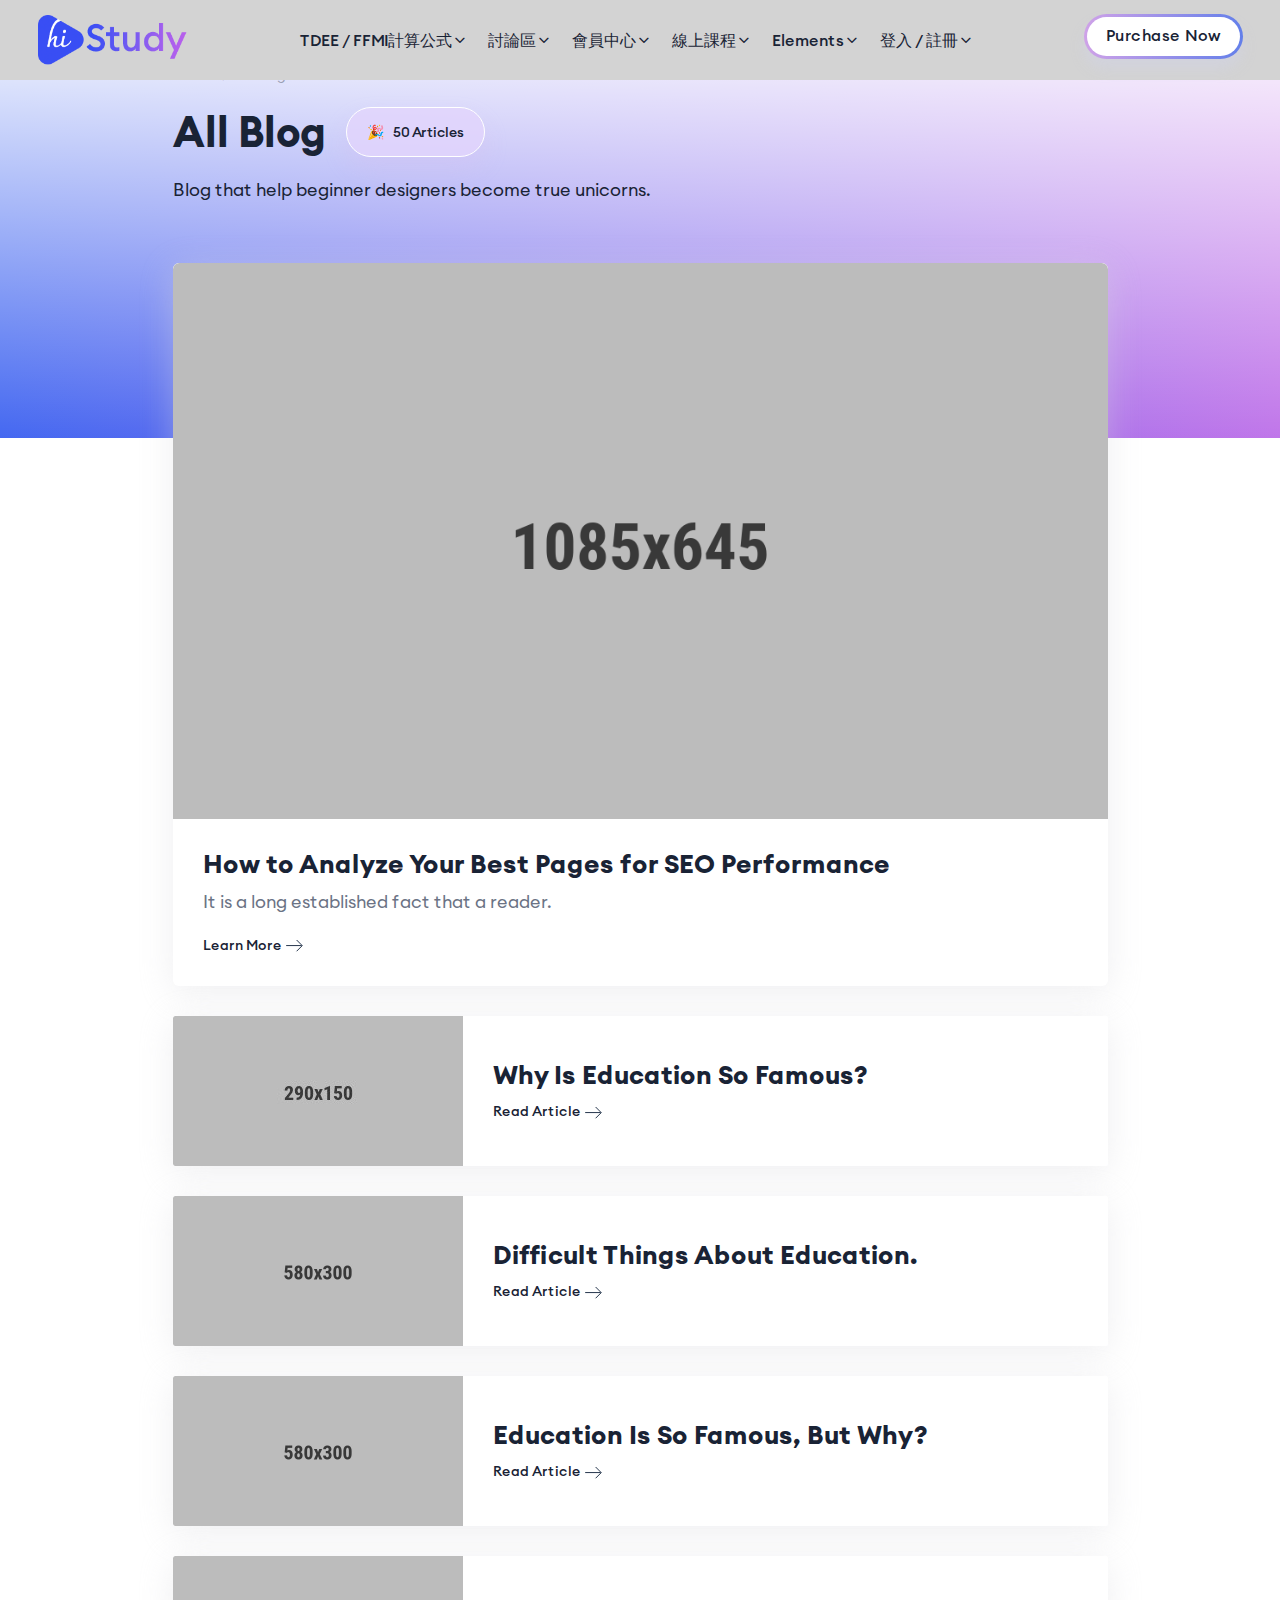
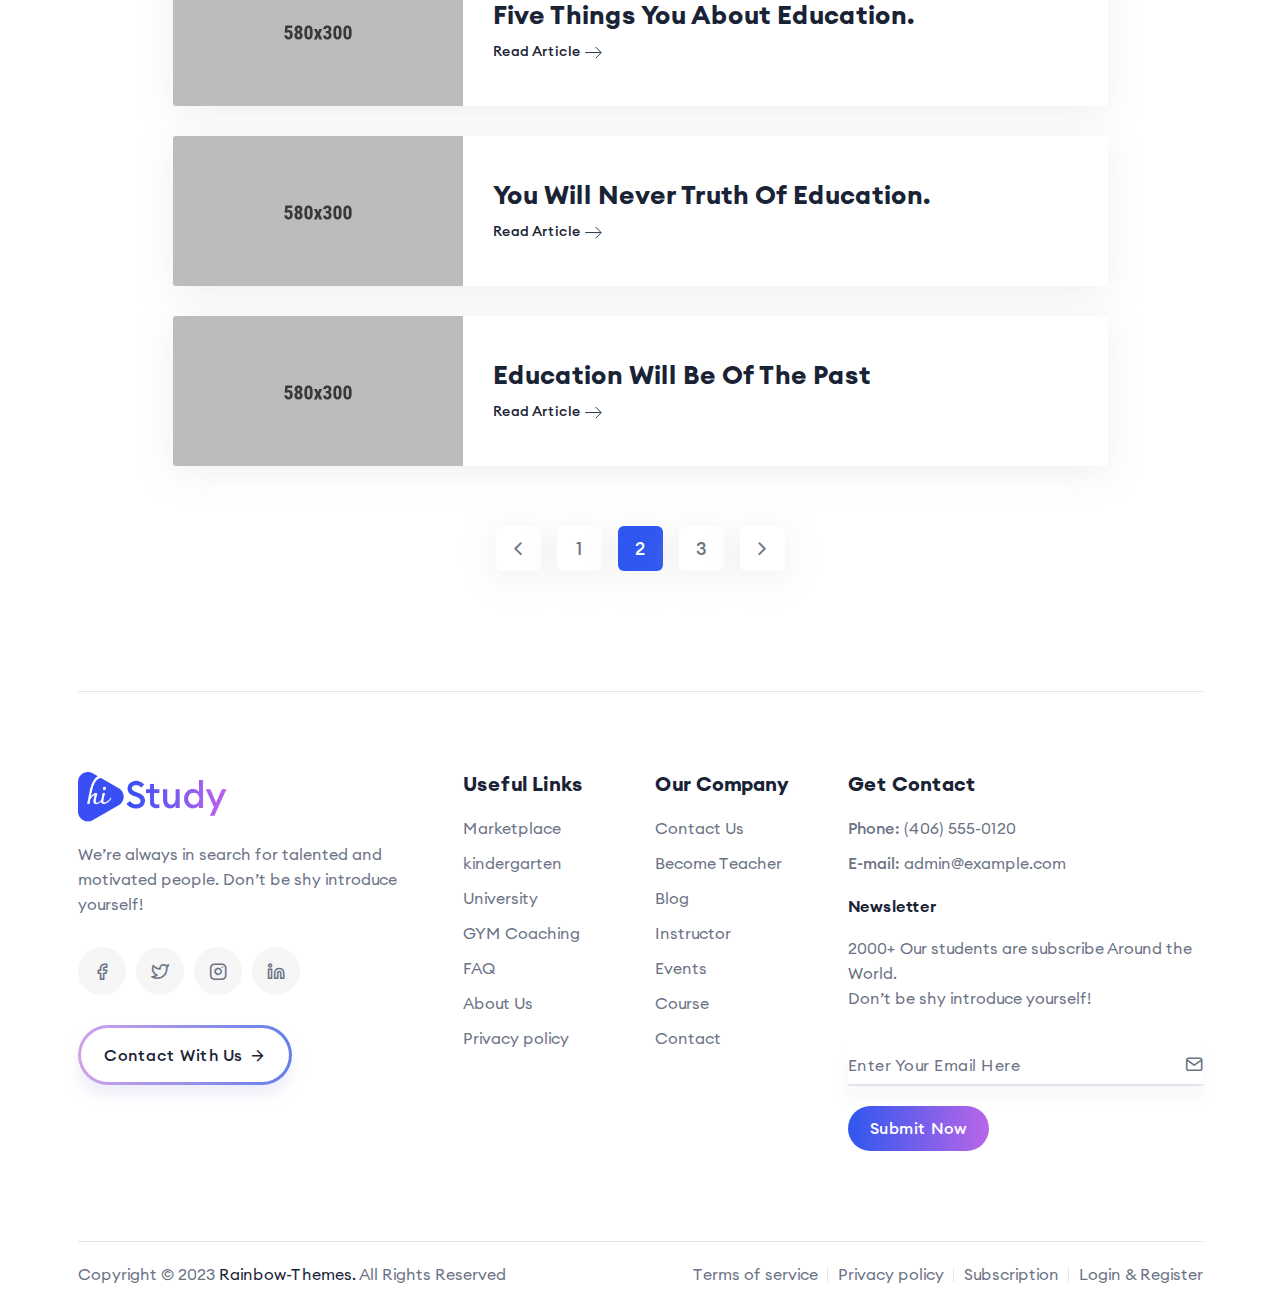
<file: g2-blog-list.html>
<!DOCTYPE html>
<html lang="en">

<head>
    <meta charset="utf-8">
    <meta http-equiv="x-ua-compatible" content="ie=edge">
    <title>Blog List - Online Courses & Education Bootstrap5 Template</title>
    <meta name="robots" content="noindex, follow" />
    <meta name="description" content="">
    <meta name="viewport" content="width=device-width, initial-scale=1, shrink-to-fit=no">

    <!-- Favicon -->
    <link rel="shortcut icon" type="image/x-icon" href="assets/images/favicon.png">

    <!-- CSS
	============================================ -->
    <link rel="stylesheet" href="assets/css/vendor/bootstrap.min.css">
    <link rel="stylesheet" href="assets/css/vendor/slick.css">
    <link rel="stylesheet" href="assets/css/vendor/slick-theme.css">
    <link rel="stylesheet" href="assets/css/plugins/sal.css">
    <link rel="stylesheet" href="assets/css/plugins/feather.css">
    <link rel="stylesheet" href="assets/css/plugins/fontawesome.min.css">
    <link rel="stylesheet" href="assets/css/plugins/euclid-circulara.css">
    <link rel="stylesheet" href="assets/css/plugins/swiper.css">
    <link rel="stylesheet" href="assets/css/plugins/magnify.css">
    <link rel="stylesheet" href="assets/css/plugins/odometer.css">
    <link rel="stylesheet" href="assets/css/plugins/animation.css">
    <link rel="stylesheet" href="assets/css/plugins/bootstrap-select.min.css">
    <link rel="stylesheet" href="assets/css/plugins/jquery-ui.css">
    <link rel="stylesheet" href="assets/css/plugins/magnigy-popup.min.css">
    <link rel="stylesheet" href="assets/css/plugins/plyr.css">
    <link rel="stylesheet" href="assets/css/style.css">
</head>

<body class="rbt-header-sticky">
    <!-- Start Header Area  頁首 桌機-->
    <header class="rbt-header rbt-header-10">
        <div class="rbt-sticky-placeholder"></div>
        <div class="rbt-header-wrapper header-space-betwween header-transparent header-sticky">
            <div class="container-fluid">
                <div class="mainbar-row rbt-navigation-start align-items-center">
                    <div class="header-left rbt-header-content">
                        <div class="header-info">
                            <div class="logo">
                                <a href="index.html">
                                    <img src="assets/images/logo/logo.png" alt="Education Logo Images">
                                </a>
                            </div>
                        </div>
                    </div>
                    <div class="rbt-main-navigation d-none d-xl-block">
                        <nav class="mainmenu-nav">
                            <ul class="mainmenu">
                                <li class="with-megamenu has-menu-child-item position-static">
                                    <a href="#">TDEE / FFMI計算公式<i class="feather-chevron-down"></i></a>

                                </li>

                                <li class="with-megamenu has-menu-child-item">
                                    <a href="#">討論區<i class="feather-chevron-down"></i></a>
                                    <!-- Start Mega Menu  -->
                                    
                                    <!-- End Mega Menu  -->
                                </li>

                                <li class="has-dropdown has-menu-child-item">
                                    <a href="#">會員中心
                                        <i class="feather-chevron-down"></i>
                                    </a>
                                    <ul class="submenu">
                                        <li class="has-dropdown"><a href="#">Instructor Dashboard</a>
                 
                                        </li>
                                        <li class="has-dropdown"><a href="#">Student Dashboard</a>

                                        </li>
                                    </ul>
                                </li>

                                <li class="with-megamenu has-menu-child-item position-static">
                                    <a href="#">線上課程<i class="feather-chevron-down"></i></a>
                                   
                                    
                                    
                                </li>

                                <li class="with-megamenu has-menu-child-item position-static">
                                    <a href="#">Elements <i class="feather-chevron-down"></i></a>
                                    
                                    
                                    
                                </li>

                                <li class="with-megamenu has-menu-child-item position-static">
                                    <a href="#">登入 / 註冊 <i class="feather-chevron-down"></i></a>
                                    
                                    
                                    
                                </li>

                                
                            </ul>
                        </nav>
                    </div>
                    <div class="header-right">
                        <div class="rbt-btn-wrapper d-none d-xl-block">
                            <a class="rbt-btn rbt-marquee-btn marquee-auto btn-border-gradient radius-round btn-sm hover-transform-none" href="https://themeforest.net/checkout/from_item/42846507?license=regular">
                                <span data-text="Purchase Now">Purchase Now</span>
                            </a>
                        </div>
                        <!-- Start Mobile-Menu-Bar -->
                        <div class="mobile-menu-bar d-block d-xl-none">
                            <div class="hamberger">
                                <button class="hamberger-button rbt-round-btn">
                                    <i class="feather-menu"></i>
                                </button>
                            </div>
                        </div>
                        <!-- Start Mobile-Menu-Bar -->
                    </div>
                </div>
            </div>
        </div>
    </header>
    <!-- End Header Area  -->
    <!-- Mobile Menu Section -->
    <div class="popup-mobile-menu">
        <div class="inner-wrapper">
            <div class="inner-top">
                <div class="content">
                    <div class="logo">
                        <a href="index.html">
                            <img src="assets/images/logo/logo.png" alt="Education Logo Images">
                        </a>
                    </div>
                    <div class="rbt-btn-close">
                        <button class="close-button rbt-round-btn"><i class="feather-x"></i></button>
                    </div>
                </div>
                <p class="description">Histudy is a education website template. You can customize all.</p>
                <ul class="navbar-top-left rbt-information-list justify-content-start">
                    <li>
                        <a href="mailto:hello@example.com"><i class="feather-mail"></i>example@gmail.com</a>
                    </li>
                    <li>
                        <a href="#"><i class="feather-phone"></i>(302) 555-0107</a>
                    </li>
                </ul>
            </div>

            <nav class="mainmenu-nav">
                <ul class="mainmenu">
                    <li class="with-megamenu has-menu-child-item position-static">
                        <a href="#">Home <i class="feather-chevron-down"></i></a>
                        <!-- Start Mega Menu  -->
                        <div class="rbt-megamenu menu-skin-dark">
                            <div class="wrapper">
                                <div class="row row--15 home-plesentation-wrapper single-dropdown-menu-presentation">

                                    <!-- Start Single Demo  -->
                                    <div class="col-lg-12 col-xl-2 col-xxl-2 col-md-12 col-sm-12 col-12 single-mega-item">
                                        <div class="demo-single">
                                            <div class="inner">
                                                <div class="thumbnail">
                                                    <a href="01-main-demo.html"><img src="assets/images/splash/demo/h1.jpg" alt="Demo Images"></a>
                                                </div>
                                                <div class="content">
                                                    <h4 class="title"><a href="01-main-demo.html">Home Demo <span class="btn-icon"><i class="feather-arrow-right"></i></span></a></h4>
                                                </div>
                                            </div>
                                        </div>
                                    </div>
                                    <!-- End Single Demo  -->

                                    <!-- Start Single Demo  -->
                                    <div class="col-lg-12 col-xl-2 col-xxl-2 col-md-12 col-sm-12 col-12 single-mega-item">
                                        <div class="demo-single">
                                            <div class="inner">
                                                <div class="thumbnail">
                                                    <a href="12-marketplace.html"><img src="assets/images/splash/demo/h12.jpg" alt="Demo Images"></a>
                                                </div>
                                                <div class="content">
                                                    <h4 class="title"><a href="12-marketplace.html">Marketplace <span class="btn-icon"><i class="feather-arrow-right"></i></span></a></h4>
                                                </div>
                                            </div>
                                        </div>
                                    </div>
                                    <!-- End Single Demo  -->
                                    <!-- Start Single Demo  -->
                                    <div class="col-lg-12 col-xl-2 col-xxl-2 col-md-12 col-sm-12 col-12 single-mega-item">
                                        <div class="demo-single">
                                            <div class="inner">
                                                <div class="thumbnail">
                                                    <a href="04-kindergarten.html"><img src="assets/images/splash/demo/h4.jpg" alt="Demo Images"></a>
                                                </div>
                                                <div class="content">
                                                    <h4 class="title"><a href="04-kindergarten.html">kindergarten <span class="btn-icon"><i class="feather-arrow-right"></i></span></a></h4>
                                                </div>
                                            </div>
                                        </div>
                                    </div>
                                    <!-- End Single Demo  -->
                                    <!-- Start Single Demo  -->
                                    <div class="col-lg-12 col-xl-2 col-xxl-2 col-md-12 col-sm-12 col-12 single-mega-item">
                                        <div class="demo-single">
                                            <div class="inner">
                                                <div class="thumbnail">
                                                    <a href="13-university-classic.html"><img src="assets/images/splash/demo/h13.jpg" alt="Demo Images"></a>
                                                </div>
                                                <div class="content">
                                                    <h4 class="title"><a href="13-university-classic.html">University Classic <span class="btn-icon"><i class="feather-arrow-right"></i></span></a></h4>
                                                </div>
                                            </div>
                                        </div>
                                    </div>
                                    <!-- End Single Demo  -->

                                    <!-- Start Single Demo  -->
                                    <div class="col-lg-12 col-xl-2 col-xxl-2 col-md-12 col-sm-12 col-12 single-mega-item">
                                        <div class="demo-single">
                                            <div class="inner">
                                                <div class="thumbnail">
                                                    <a href="14-home-elegant.html"><img src="assets/images/splash/demo/h14.jpg" alt="Demo Images"></a>
                                                </div>
                                                <div class="content">
                                                    <h4 class="title"><a href="14-home-elegant.html">Home Elegant <span class="btn-icon"><i class="feather-arrow-right"></i></span></a></h4>
                                                </div>
                                            </div>
                                        </div>
                                    </div>
                                    <!-- End Single Demo  -->

                                    <!-- Start Single Demo  -->
                                    <div class="col-lg-12 col-xl-2 col-xxl-2 col-md-12 col-sm-12 col-12 single-mega-item">
                                        <div class="demo-single">
                                            <div class="inner">
                                                <div class="thumbnail">
                                                    <a href="09-gym-coaching.html"><img src="assets/images/splash/demo/h9.jpg" alt="Demo Images"></a>
                                                </div>
                                                <div class="content">
                                                    <h4 class="title"><a href="09-gym-coaching.html">Gym Coaching <span class="btn-icon"><i class="feather-arrow-right"></i></span></a></h4>
                                                </div>
                                            </div>
                                        </div>
                                    </div>
                                    <!-- End Single Demo  -->

                                    <!-- Start Single Demo  -->
                                    <div class="col-lg-12 col-xl-2 col-xxl-2 col-md-12 col-sm-12 col-12 single-mega-item">
                                        <div class="demo-single">
                                            <div class="inner">
                                                <div class="thumbnail">
                                                    <a href="03-online-school.html"><img src="assets/images/splash/demo/h3.jpg" alt="Demo Images"></a>
                                                </div>
                                                <div class="content">
                                                    <h4 class="title"><a href="03-online-school.html">Online School <span class="btn-icon"><i class="feather-arrow-right"></i></span></a></h4>
                                                </div>
                                            </div>
                                        </div>
                                    </div>
                                    <!-- End Single Demo  -->

                                    <!-- Start Single Demo  -->
                                    <div class="col-lg-12 col-xl-2 col-xxl-2 col-md-12 col-sm-12 col-12 single-mega-item">
                                        <div class="demo-single">
                                            <div class="inner">
                                                <div class="thumbnail">
                                                    <a href="06-university-status.html"><img src="assets/images/splash/demo/h6.jpg" alt="Demo Images"></a>
                                                </div>
                                                <div class="content">
                                                    <h4 class="title"><a href="06-university-status.html">University Status <span class="btn-icon"><i class="feather-arrow-right"></i></span></a></h4>
                                                </div>
                                            </div>
                                        </div>
                                    </div>
                                    <!-- End Single Demo  -->

                                    <!-- Start Single Demo  -->
                                    <div class="col-lg-12 col-xl-2 col-xxl-2 col-md-12 col-sm-12 col-12 single-mega-item">
                                        <div class="demo-single">
                                            <div class="inner">
                                                <div class="thumbnail">
                                                    <a href="15-home-technology.html"><img src="assets/images/splash/demo/h15.jpg" alt="Demo Images"></a>
                                                </div>
                                                <div class="content">
                                                    <h4 class="title"><a href="15-home-technology.html">Home Technology <span class="btn-icon"><i class="feather-arrow-right"></i></span></a></h4>
                                                </div>
                                            </div>
                                        </div>
                                    </div>
                                    <!-- End Single Demo  -->

                                    <!-- Start Single Demo  -->
                                    <div class="col-lg-12 col-xl-2 col-xxl-2 col-md-12 col-sm-12 col-12 single-mega-item">
                                        <div class="demo-single">
                                            <div class="inner">
                                                <div class="thumbnail">
                                                    <a href="07-instructor-portfolio.html"><img src="assets/images/splash/demo/h7.jpg" alt="Demo Images"></a>
                                                </div>
                                                <div class="content">
                                                    <h4 class="title"><a href="07-instructor-portfolio.html">Instructor Portfolio <span class="btn-icon"><i class="feather-arrow-right"></i></span></a></h4>
                                                </div>
                                            </div>
                                        </div>
                                    </div>
                                    <!-- End Single Demo  -->

                                    <!-- Start Single Demo  -->
                                    <div class="col-lg-12 col-xl-2 col-xxl-2 col-md-12 col-sm-12 col-12 single-mega-item">
                                        <div class="demo-single">
                                            <div class="inner">
                                                <div class="thumbnail">
                                                    <a href="08-language-academy.html"><img src="assets/images/splash/demo/h8.jpg" alt="Demo Images"></a>
                                                </div>
                                                <div class="content">
                                                    <h4 class="title"><a href="08-language-academy.html">Language Academy <span class="btn-icon"><i class="feather-arrow-right"></i></span></a></h4>
                                                </div>
                                            </div>
                                        </div>
                                    </div>
                                    <!-- End Single Demo  -->

                                    <!-- Start Single Demo  -->
                                    <div class="col-lg-12 col-xl-2 col-xxl-2 col-md-12 col-sm-12 col-12 single-mega-item">
                                        <div class="demo-single">
                                            <div class="inner">
                                                <div class="thumbnail">
                                                    <a href="11-single-course.html"><img src="assets/images/splash/demo/h11.jpg" alt="Demo Images"></a>
                                                </div>
                                                <div class="content">
                                                    <h4 class="title"><a href="11-single-course.html">Single Course <span class="btn-icon"><i class="feather-arrow-right"></i></span></a></h4>
                                                </div>
                                            </div>
                                        </div>
                                    </div>
                                    <!-- End Single Demo  -->

                                    <!-- Start Single Demo  -->
                                    <div class="col-lg-12 col-xl-2 col-xxl-2 col-md-12 col-sm-12 col-12 single-mega-item">
                                        <div class="demo-single">
                                            <div class="inner">
                                                <div class="thumbnail">
                                                    <a href="10-online-course.html"><img src="assets/images/splash/demo/h10.jpg" alt="Demo Images"></a>
                                                </div>
                                                <div class="content">
                                                    <h4 class="title"><a href="10-online-course.html">Online Course <span class="btn-icon"><i class="feather-arrow-right"></i></span></a></h4>
                                                </div>
                                            </div>
                                        </div>
                                    </div>
                                    <!-- End Single Demo  -->

                                    <!-- Start Single Demo  -->
                                    <div class="col-lg-12 col-xl-2 col-xxl-2 col-md-12 col-sm-12 col-12 single-mega-item">
                                        <div class="demo-single">
                                            <div class="inner">
                                                <div class="thumbnail">
                                                    <a href="05-classic-lms.html"><img src="assets/images/splash/demo/h5.jpg" alt="Demo Images"></a>
                                                </div>
                                                <div class="content">
                                                    <h4 class="title"><a href="05-classic-lms.html">Classic Lms <span class="btn-icon"><i class="feather-arrow-right"></i></span></a></h4>
                                                </div>
                                            </div>
                                        </div>
                                    </div>
                                    <!-- End Single Demo  -->

                                    <!-- Start Single Demo  -->
                                    <div class="col-lg-12 col-xl-2 col-xxl-2 col-md-12 col-sm-12 col-12 single-mega-item">
                                        <div class="demo-single">
                                            <div class="inner">
                                                <div class="thumbnail">
                                                    <a href="02-course-school.html"><img src="assets/images/splash/demo/h2.jpg" alt="Demo Images"></a>
                                                </div>
                                                <div class="content">
                                                    <h4 class="title"><a href="02-course-school.html">Course School <span class="btn-icon"><i class="feather-arrow-right"></i></span></a></h4>
                                                </div>
                                            </div>
                                        </div>
                                    </div>
                                    <!-- End Single Demo  -->

                                    <!-- Start Single Demo  -->
                                    <div class="col-lg-12 col-xl-2 col-xxl-2 col-md-12 col-sm-12 col-12 single-mega-item coming-soon">
                                        <div class="demo-single">
                                            <div class="inner">
                                                <div class="thumbnail">
                                                    <a href="#"><img src="assets/images/splash/demo/coming-soon-1.png" alt="Demo Images"></a>
                                                </div>
                                                <div class="content">
                                                    <h4 class="title"><a href="#">Coming Soon <span class="btn-icon"><i class="feather-arrow-right"></i></span></a></h4>
                                                </div>
                                            </div>
                                        </div>
                                    </div>
                                    <!-- End Single Demo  -->

                                    <!-- Start Single Demo  -->
                                    <div class="col-lg-12 col-xl-2 col-xxl-2 col-md-12 col-sm-12 col-12 single-mega-item coming-soon">
                                        <div class="demo-single">
                                            <div class="inner">
                                                <div class="thumbnail">
                                                    <a href="#"><img src="assets/images/splash/demo/coming-soon-2.png" alt="Demo Images"></a>
                                                </div>
                                                <div class="content">
                                                    <h4 class="title"><a href="#">Coming Soon 2 <span class="btn-icon"><i class="feather-arrow-right"></i></span></a></h4>
                                                </div>
                                            </div>
                                        </div>
                                    </div>
                                    <!-- End Single Demo  -->

                                    <!-- Start Single Demo  -->
                                    <div class="col-lg-12 col-xl-2 col-xxl-2 col-md-12 col-sm-12 col-12 single-mega-item coming-soon">
                                        <div class="demo-single">
                                            <div class="inner">
                                                <div class="thumbnail">
                                                    <a href="#"><img src="assets/images/splash/demo/coming-soon-3.png" alt="Demo Images"></a>
                                                </div>
                                                <div class="content">
                                                    <h4 class="title"><a href="#">Coming Soon 3 <span class="btn-icon"><i class="feather-arrow-right"></i></span></a></h4>
                                                </div>
                                            </div>
                                        </div>
                                    </div>
                                    <!-- End Single Demo  -->
                                </div>

                                <div class="load-demo-btn text-center">
                                    <a class="rbt-btn-link color-white" href="#">Scroll to view more <svg xmlns="http://www.w3.org/2000/svg" width="16" height="16" fill="currentColor" class="bi bi-arrow-down-up" viewBox="0 0 16 16">
                                            <path fill-rule="evenodd" d="M11.5 15a.5.5 0 0 0 .5-.5V2.707l3.146 3.147a.5.5 0 0 0 .708-.708l-4-4a.5.5 0 0 0-.708 0l-4 4a.5.5 0 1 0 .708.708L11 2.707V14.5a.5.5 0 0 0 .5.5zm-7-14a.5.5 0 0 1 .5.5v11.793l3.146-3.147a.5.5 0 0 1 .708.708l-4 4a.5.5 0 0 1-.708 0l-4-4a.5.5 0 0 1 .708-.708L4 13.293V1.5a.5.5 0 0 1 .5-.5z" />
                                        </svg></a>
                                </div>
                            </div>
                        </div>
                        <!-- End Mega Menu  -->
                    </li>

                    <li class="with-megamenu has-menu-child-item">
                        <a href="#">Courses <i class="feather-chevron-down"></i></a>
                        <!-- Start Mega Menu  -->
                        <div class="rbt-megamenu grid-item-2">
                            <div class="wrapper">
                                <div class="row">
                                    <div class="col-lg-12">
                                        <div class="mega-top-banner">
                                            <div class="content">
                                                <h4 class="title">Developer hub</h4>
                                                <p class="description">Start building fast, with code samples, key resources and more.</p>
                                            </div>
                                        </div>
                                    </div>
                                </div>
                                <div class="row row--15">
                                    <div class="col-lg-12 col-xl-6 col-xxl-6 single-mega-item">
                                        <h3 class="rbt-short-title">Course Layout</h3>
                                        <ul class="mega-menu-item">
                                            <li><a href="course-filter-one-toggle.html">Filter One Toggle</a></li>
                                            <li><a href="course-filter-one-open.html">Filter One Open</a></li>
                                            <li><a href="course-filter-two-toggle.html">Filter Two Toggle</a></li>
                                            <li><a href="course-filter-two-open.html">Filter Two Open</a></li>
                                            <li><a href="course-with-tab.html">Course With Tab</a></li>
                                            <li><a href="course-with-tab-two.html">Course With Tab Two</a></li>
                                            <li><a href="course-card-2.html">Course Card Two</a></li>
                                        </ul>
                                    </div>
                                    <div class="col-lg-12 col-xl-6 col-xxl-6 single-mega-item">
                                        <h3 class="rbt-short-title">Course Layout</h3>
                                        <ul class="mega-menu-item">
                                            <li><a href="course-card-3.html">Course Card Three</a></li>
                                            <li><a href="course-masonry.html">Course Masonry</a></li>
                                            <li><a href="course-with-sidebar.html">Course With Sidebar</a></li>
                                            <li><a href="course-details.html">Course Details</a></li>
                                            <li><a href="course-details-2.html">Course Details Two</a></li>
                                            <li><a href="lesson.html">Course Lesson <span class="rbt-badge-card">New</span></a></li>
                                            <li><a href="create-course.html">Create Course <span class="rbt-badge-card">New</span></a></li>
                                        </ul>
                                    </div>
                                </div>
                                <div class="row">
                                    <div class="col-lg-12">
                                        <ul class="nav-quick-access">
                                            <li><a href="#"><i class="feather-folder-minus"></i> Quick Start Guide</a></li>
                                            <li><a href="#"><i class="feather-folder-minus"></i> For Open Source</a></li>
                                            <li><a href="#"><i class="feather-folder-minus"></i> API Status</a></li>
                                            <li><a href="#"><i class="feather-folder-minus"></i> Support</a></li>
                                        </ul>
                                    </div>
                                </div>
                            </div>
                        </div>
                        <!-- End Mega Menu  -->
                    </li>

                    <li class="has-dropdown has-menu-child-item">
                        <a href="#">Dashboard
                            <i class="feather-chevron-down"></i>
                        </a>
                        <ul class="submenu">
                            <li class="has-dropdown"><a href="#">Instructor Dashboard</a>
                                <ul class="submenu">
                                    <li><a href="instructor-dashboard.html">Dashboard</a></li>
                                    <li><a href="instructor-profile.html">Profile</a></li>
                                    <li><a href="instructor-enrolled-courses.html">Enrolled Courses</a></li>
                                    <li><a href="instructor-wishlist.html">Wishlist</a></li>
                                    <li><a href="instructor-reviews.html">Reviews</a></li>
                                    <li><a href="instructor-my-quiz-attempts.html">My Quiz Attempts</a></li>
                                    <li><a href="instructor-order-history.html">Order History</a></li>
                                    <li><a href="instructor-course.html">My Course</a></li>
                                    <li><a href="instructor-announcements.html">Announcements</a></li>
                                    <li><a href="instructor-quiz-attempts.html">Quiz Attempts</a></li>
                                    <li><a href="instructor-assignments.html">Assignments</a></li>
                                    <li><a href="instructor-settings.html">Settings</a></li>
                                </ul>
                            </li>
                            <li class="has-dropdown"><a href="#">Student Dashboard</a>
                                <ul class="submenu">
                                    <li><a href="student-dashboard.html">Dashboard</a></li>
                                    <li><a href="student-profile.html">Profile</a></li>
                                    <li><a href="student-enrolled-courses.html">Enrolled Courses</a></li>
                                    <li><a href="student-wishlist.html">Wishlist</a></li>
                                    <li><a href="student-reviews.html">Reviews</a></li>
                                    <li><a href="student-my-quiz-attempts.html">My Quiz Attempts</a></li>
                                    <li><a href="student-order-history.html">Order History</a></li>
                                    <li><a href="student-settings.html">Settings</a></li>
                                </ul>
                            </li>
                        </ul>
                    </li>

                    <li class="with-megamenu has-menu-child-item position-static">
                        <a href="#">Pages <i class="feather-chevron-down"></i></a>
                        <!-- Start Mega Menu  -->
                        <div class="rbt-megamenu grid-item-4">
                            <div class="wrapper">
                                <div class="row row--15">
                                    <div class="col-lg-12 col-xl-3 col-xxl-3 single-mega-item">
                                        <h3 class="rbt-short-title">Get Started</h3>
                                        <ul class="mega-menu-item">
                                            <li><a href="about-us-01.html">About Us</a></li>
                                            <li><a href="about-us-02.html">About Us 02</a></li>
                                            <li><a href="event-grid.html">Event Grid</a></li>
                                            <li><a href="event-list.html">Event List</a></li>
                                            <li><a href="event-sidebar.html">Event Sidebar</a></li>
                                            <li><a href="event-details.html">Event Details</a></li>
                                            <li><a href="academy-gallery.html">Academy Gallery</a></li>
                                            <li><a href="admission-guide.html">Admission Guide</a></li>
                                        </ul>
                                    </div>

                                    <div class="col-lg-12 col-xl-3 col-xxl-3 single-mega-item">
                                        <h3 class="rbt-short-title">Get Started</h3>
                                        <ul class="mega-menu-item">
                                            <li><a href="profile.html">Profile</a></li>
                                            <li><a href="contact.html">Contact Us</a></li>
                                            <li><a href="become-a-teacher.html">Become a Teacher</a></li>
                                            <li><a href="instructor.html">Instructor</a></li>
                                            <li><a href="faqs.html">FAQS</a></li>
                                            <li><a href="privacy-policy.html">Privacy Policy</a></li>
                                            <li><a href="404.html">404 Page</a></li>
                                            <li><a href="maintenance.html">Maintenance</a></li>
                                        </ul>
                                    </div>

                                    <div class="col-lg-12 col-xl-3 col-xxl-3 single-mega-item">
                                        <h3 class="rbt-short-title">Shop Pages</h3>
                                        <ul class="mega-menu-item">
                                            <li><a href="shop.html">Shop <span class="rbt-badge-card">Sale Anything</span></a></li>
                                            <li><a href="single-product.html">Single Product</a></li>
                                            <li><a href="cart.html">Cart Page</a></li>
                                            <li><a href="checkout.html">Checkout</a></li>
                                            <li><a href="wishlist.html">Wishlist Page</a></li>
                                            <li><a href="my-account.html">My Acount</a></li>
                                            <li><a href="login.html">Login & Register</a></li>
                                            <li><a href="subscription.html">Subscription</a></li>
                                        </ul>
                                    </div>
                                    <div class="col-lg-12 col-xl-3 col-xxl-3 single-mega-item">
                                        <div class="mega-category-item">
                                            <!-- Start Single Category  -->
                                            <div class="nav-category-item">
                                                <div class="thumbnail">
                                                    <div class="image"><img src="assets/images/course/category-2.png" alt="Course images"></div>
                                                    <a href="course-filter-one-toggle.html">
                                                        <span>Online Education</span>
                                                        <i class="feather-chevron-right"></i>
                                                    </a>
                                                </div>
                                            </div>
                                            <!-- End Single Category  -->

                                            <!-- Start Single Category  -->
                                            <div class="nav-category-item">
                                                <div class="thumbnail">
                                                    <div class="image"><img src="assets/images/course/category-1.png" alt="Course images"></div>
                                                    <a href="course-filter-one-toggle.html">
                                                        <span>Language Club</span>
                                                        <i class="feather-chevron-right"></i>
                                                    </a>
                                                </div>
                                            </div>
                                            <!-- End Single Category  -->

                                            <!-- Start Single Category  -->
                                            <div class="nav-category-item">
                                                <div class="thumbnail">
                                                    <div class="image"><img src="assets/images/course/category-4.png" alt="Course images"></div>
                                                    <a href="course-filter-one-toggle.html">
                                                        <span>University Status</span>
                                                        <i class="feather-chevron-right"></i>
                                                    </a>
                                                </div>
                                            </div>
                                            <!-- End Single Category  -->

                                            <!-- Start Single Category  -->
                                            <div class="nav-category-item">
                                                <div class="thumbnail">
                                                    <a href="course-filter-one-toggle.html">
                                                        <span>Course School</span>
                                                        <i class="feather-chevron-right"></i>
                                                    </a>
                                                </div>
                                            </div>
                                            <!-- End Single Category  -->

                                            <!-- Start Single Category  -->
                                            <div class="nav-category-item">
                                                <div class="thumbnail">
                                                    <div class="image"><img src="assets/images/course/category-9.png" alt="Course images"></div>
                                                    <a href="course-filter-one-toggle.html">
                                                        <span>Academy</span>
                                                        <i class="feather-chevron-right"></i>
                                                    </a>
                                                </div>
                                            </div>
                                            <!-- End Single Category  -->

                                        </div>
                                    </div>
                                </div>
                            </div>
                        </div>
                        <!-- End Mega Menu  -->
                    </li>

                    <li class="with-megamenu has-menu-child-item position-static">
                        <a href="#">Elements <i class="feather-chevron-down"></i></a>
                        <!-- Start Mega Menu  -->
                        <div class="rbt-megamenu grid-item-3">
                            <div class="wrapper">
                                <div class="row row--15 single-dropdown-menu-presentation">
                                    <div class="col-lg-4 col-xxl-4 single-mega-item">
                                        <ul class="mega-menu-item">
                                            <li><a href="style-guide.html">Style Guide <span class="rbt-badge-card">Hot</span></a></li>
                                            <li><a href="accordion.html">Accordion</a></li>
                                            <li><a href="advancetab.html">Advance Tab</a></li>
                                            <li><a href="brand.html">Brand</a></li>
                                            <li><a href="button.html">Button</a></li>
                                            <li><a href="badge.html">Badge</a></li>
                                            <li><a href="card.html">Card</a></li>
                                            <li><a href="call-to-action.html">Call To Action</a></li>
                                        </ul>
                                    </div>

                                    <div class="col-lg-4 col-xxl-4 single-mega-item">
                                        <ul class="mega-menu-item">
                                            <li><a href="counterup.html">Counter</a></li>
                                            <li><a href="category.html">Categories</a></li>
                                            <li><a href="header.html">Header Style</a></li>
                                            <li><a href="newsletter.html">Newsletter</a></li>
                                            <li><a href="team.html">Team</a></li>
                                            <li><a href="social.html">Social</a></li>
                                            <li><a href="list-style.html">List Style</a></li>
                                            <li><a href="gallery.html">Gallery</a></li>
                                        </ul>
                                    </div>

                                    <div class="col-lg-4 col-xxl-4 single-mega-item">
                                        <ul class="mega-menu-item">
                                            <li><a href="pricing.html">Pricing</a></li>
                                            <li><a href="progressbar.html">Progressbar</a></li>
                                            <li><a href="testimonial.html">Testimonial</a></li>
                                            <li><a href="service.html">Service</a></li>
                                            <li><a href="split.html">Split Area</a></li>
                                            <li><a href="search.html">Search Style</a></li>
                                            <li><a href="instagram.html">Instagram Style</a></li>
                                            <li><a href="#">& More Coming</a></li>

                                        </ul>
                                    </div>

                                </div>
                                <div class="row">
                                    <div class="col-lg-12">
                                        <div class="btn-wrapper">
                                            <a class="rbt-btn btn-gradient hover-icon-reverse square btn-xl w-100 text-center mt--30 hover-transform-none" href="#">
                                                <span class="icon-reverse-wrapper">
                                        <span class="btn-text">Visit Histudy Template</span>
                                                <span class="btn-icon"><i class="feather-arrow-right"></i></span>
                                                <span class="btn-icon"><i class="feather-arrow-right"></i></span>
                                                </span>
                                            </a>
                                        </div>
                                    </div>
                                </div>
                            </div>
                        </div>
                        <!-- End Mega Menu  -->
                    </li>

                    <li class="with-megamenu has-menu-child-item position-static">
                        <a href="#">Blog <i class="feather-chevron-down"></i></a>
                        <!-- Start Mega Menu  -->
                        <div class="rbt-megamenu grid-item-3">
                            <div class="wrapper">
                                <div class="row row--15">
                                    <div class="col-lg-12 col-xl-4 col-xxl-4 single-mega-item">
                                        <h3 class="rbt-short-title">Blog Styles</h3>
                                        <ul class="mega-menu-item">
                                            <li><a href="blog-list.html">Blog List</a></li>
                                            <li><a href="blog.html">Blog Grid</a></li>
                                            <li><a href="blog-grid-minimal.html">Blog Grid Minimal</a></li>
                                            <li><a href="blog-with-sidebar.html">Blog With Sidebar</a></li>
                                            <li><a href="blog-details.html">Blog Details</a></li>
                                            <li><a href="post-format-standard.html">Post Format Standard</a></li>
                                            <li><a href="post-format-gallery.html">Post Format Gallery</a></li>
                                        </ul>
                                    </div>

                                    <div class="col-lg-12 col-xl-4 col-xxl-4 single-mega-item">
                                        <h3 class="rbt-short-title">Get Started</h3>
                                        <ul class="mega-menu-item">
                                            <li><a href="post-format-quote.html">Post Format Quote</a></li>
                                            <li><a href="post-format-audio.html">Post Format Audio</a></li>
                                            <li><a href="post-format-video.html">Post Format Video</a></li>
                                            <li><a href="#">Media Under Title <span class="rbt-badge-card">Coming</span></a></li>
                                            <li><a href="#">Sticky Sidebar <span class="rbt-badge-card">Coming</span></a></li>
                                            <li><a href="#">Auto Masonry <span class="rbt-badge-card">Coming</span></a></li>
                                            <li><a href="#">Meta Overlaid <span class="rbt-badge-card">Coming</span></a></li>
                                        </ul>
                                    </div>

                                    <div class="col-lg-12 col-xl-4 col-xxl-4 single-mega-item">
                                        <div class="rbt-ads-wrapper">
                                            <a class="d-block" href="#"><img src="assets/images/service/mobile-cat.jpg" alt="Education Images"></a>
                                        </div>
                                    </div>
                                </div>
                            </div>
                        </div>
                        <!-- End Mega Menu  -->
                    </li>
                </ul>
            </nav>

            <div class="mobile-menu-bottom">
                <div class="rbt-btn-wrapper mb--20">
                    <a class="rbt-btn btn-border-gradient radius-round btn-sm hover-transform-none w-100 justify-content-center text-center" href="#">
                        <span>Enroll Now</span>
                    </a>
                </div>

                <div class="social-share-wrapper">
                    <span class="rbt-short-title d-block">Find With Us</span>
                    <ul class="social-icon social-default transparent-with-border justify-content-start mt--20">
                        <li><a href="https://www.facebook.com/">
                                <i class="feather-facebook"></i>
                            </a>
                        </li>
                        <li><a href="https://www.twitter.com">
                                <i class="feather-twitter"></i>
                            </a>
                        </li>
                        <li><a href="https://www.instagram.com/">
                                <i class="feather-instagram"></i>
                            </a>
                        </li>
                        <li><a href="https://www.linkdin.com/">
                                <i class="feather-linkedin"></i>
                            </a>
                        </li>
                    </ul>
                </div>
            </div>

        </div>
    </div>
    <!-- Start Side Vav -->
    <div class="rbt-cart-side-menu">
        <div class="inner-wrapper">
            <div class="inner-top">
                <div class="content">
                    <div class="title">
                        <h4 class="title mb--0">Your shopping cart</h4>
                    </div>
                    <div class="rbt-btn-close" id="btn_sideNavClose">
                        <button class="minicart-close-button rbt-round-btn"><i class="feather-x"></i></button>
                    </div>
                </div>
            </div>
            <nav class="side-nav w-100">
                <ul class="rbt-minicart-wrapper">
                    <li class="minicart-item">
                        <div class="thumbnail">
                            <a href="#">
                                <img src="assets/images/product/1.jpg" alt="Product Images">
                            </a>
                        </div>
                        <div class="product-content">
                            <h6 class="title"><a href="single-product.html">Miracle Morning</a></h6>

                            <span class="quantity">1 * <span class="price">$22</span></span>
                        </div>
                        <div class="close-btn">
                            <button class="rbt-round-btn"><i class="feather-x"></i></button>
                        </div>
                    </li>

                    <li class="minicart-item">
                        <div class="thumbnail">
                            <a href="#">
                                <img src="assets/images/product/7.jpg" alt="Product Images">
                            </a>
                        </div>
                        <div class="product-content">
                            <h6 class="title"><a href="single-product.html">Happy Strong</a></h6>

                            <span class="quantity">1 * <span class="price">$30</span></span>
                        </div>
                        <div class="close-btn">
                            <button class="rbt-round-btn"><i class="feather-x"></i></button>
                        </div>
                    </li>

                    <li class="minicart-item">
                        <div class="thumbnail">
                            <a href="#">
                                <img src="assets/images/product/3.jpg" alt="Product Images">
                            </a>
                        </div>
                        <div class="product-content">
                            <h6 class="title"><a href="single-product.html">Rich Dad Poor Dad</a></h6>

                            <span class="quantity">1 * <span class="price">$50</span></span>
                        </div>
                        <div class="close-btn">
                            <button class="rbt-round-btn"><i class="feather-x"></i></button>
                        </div>
                    </li>

                    <li class="minicart-item">
                        <div class="thumbnail">
                            <a href="#">
                                <img src="assets/images/product/4.jpg" alt="Product Images">
                            </a>
                        </div>
                        <div class="product-content">
                            <h6 class="title"><a href="single-product.html">Momentum Theorem</a></h6>

                            <span class="quantity">1 * <span class="price">$50</span></span>
                        </div>
                        <div class="close-btn">
                            <button class="rbt-round-btn"><i class="feather-x"></i></button>
                        </div>
                    </li>
                </ul>
            </nav>

            <div class="rbt-minicart-footer">
                <hr class="mb--0">
                <div class="rbt-cart-subttotal">
                    <p class="subtotal"><strong>Subtotal:</strong></p>
                    <p class="price">$121</p>
                </div>
                <hr class="mb--0">
                <div class="rbt-minicart-bottom mt--20">
                    <div class="view-cart-btn">
                        <a class="rbt-btn btn-border icon-hover w-100 text-center" href="#">
                            <span class="btn-text">View Cart</span>
                            <span class="btn-icon"><i class="feather-arrow-right"></i></span>
                        </a>
                    </div>
                    <div class="checkout-btn mt--20">
                        <a class="rbt-btn btn-gradient icon-hover w-100 text-center" href="#">
                            <span class="btn-text">Checkout</span>
                            <span class="btn-icon"><i class="feather-arrow-right"></i></span>
                        </a>
                    </div>
                </div>
            </div>

        </div>
    </div>
    <!-- End Side Vav -->
    <a class="close_side_menu" href="javascript:void(0);"></a>

    <div class="rbt-page-banner-wrapper">
        <!-- Start Banner BG Image  -->
        <div class="rbt-banner-image"></div>
        <!-- End Banner BG Image  -->
        <div class="rbt-banner-content">

            <!-- Start Banner Content Top  -->
            <div class="rbt-banner-content-top">
                <div class="container">
                    <div class="row">
                        <div class="col-lg-10 offset-lg-1">
                            <!-- Start Breadcrumb Area  -->
                            <ul class="page-list">
                                <li class="rbt-breadcrumb-item"><a href="index.html">Home</a></li>
                                <li>
                                    <div class="icon-right"><i class="feather-chevron-right"></i></div>
                                </li>
                                <li class="rbt-breadcrumb-item active">All Blog</li>
                            </ul>
                            <!-- End Breadcrumb Area  -->

                            <div class=" title-wrapper">
                                <h1 class="title mb--0">All Blog</h1>
                                <a href="#" class="rbt-badge-2">
                                    <div class="image">🎉</div> 50 Articles
                                </a>
                            </div>

                            <p class="description">Blog that help beginner designers become true unicorns. </p>
                        </div>
                    </div>
                </div>
            </div>
            <!-- End Banner Content Top  -->
        </div>
    </div>

    <!-- Start Card Style -->
    <div class="rbt-blog-area rbt-section-overlayping-top rbt-section-gapBottom">
        <div class="container">
            <!-- Start Card Area -->
            <div class="row">
                <div class="col-lg-10 offset-lg-1 mt_dec--30">

                    <!-- Start Single Card  -->
                    <div class="col-12 mt--30">
                        <div class="rbt-card variation-02 height-auto rbt-hover">
                            <div class="rbt-card-img">
                                <a href="blog-details.html">
                                    <img src="assets/images/blog/blog-single-03.png" alt="Card image"> </a>
                            </div>
                            <div class="rbt-card-body">
                                <h3 class="rbt-card-title"><a href="blog-details.html">How to Analyze Your Best Pages for SEO Performance</a></h3>
                                <p class="rbt-card-text">It is a long established fact that a reader.</p>
                                <div class="rbt-card-bottom">
                                    <a class="transparent-button" href="blog-details.html">Learn More<i><svg width="17" height="12" xmlns="http://www.w3.org/2000/svg"><g stroke="#27374D" fill="none" fill-rule="evenodd"><path d="M10.614 0l5.629 5.629-5.63 5.629"/><path stroke-linecap="square" d="M.663 5.572h14.594"/></g></svg></i></a>
                                </div>
                            </div>
                        </div>
                    </div>
                    <!-- End Single Card  -->

                    <!-- Start Single Card  -->
                    <div class="rbt-card card-list variation-02 rbt-hover mt--30">
                        <div class="rbt-card-img">
                            <a href="blog-details.html">
                                <img src="assets/images/blog/blog-card-02.jpg" alt="Card image"> </a>
                        </div>
                        <div class="rbt-card-body">
                            <h5 class="rbt-card-title"><a href="blog-details.html">Why Is Education So Famous?</a>
                            </h5>
                            <div class="rbt-card-bottom">
                                <a class="transparent-button" href="blog-details.html">Read
                                    Article<i><svg width="17" height="12" xmlns="http://www.w3.org/2000/svg"><g stroke="#27374D" fill="none" fill-rule="evenodd"><path d="M10.614 0l5.629 5.629-5.63 5.629"/><path stroke-linecap="square" d="M.663 5.572h14.594"/></g></svg></i></a>
                            </div>
                        </div>
                    </div>
                    <!-- End Single Card  -->

                    <!-- Start Single Card  -->
                    <div class="rbt-card card-list variation-02 rbt-hover mt--30">
                        <div class="rbt-card-img">
                            <a href="blog-details.html">
                                <img src="assets/images/blog/blog-card-03.jpg" alt="Card image"> </a>
                        </div>
                        <div class="rbt-card-body">
                            <h5 class="rbt-card-title"><a href="blog-details.html">Difficult Things About
                                    Education.</a></h5>
                            <div class="rbt-card-bottom">
                                <a class="transparent-button" href="blog-details.html">Read
                                    Article<i><svg width="17" height="12" xmlns="http://www.w3.org/2000/svg"><g stroke="#27374D" fill="none" fill-rule="evenodd"><path d="M10.614 0l5.629 5.629-5.63 5.629"/><path stroke-linecap="square" d="M.663 5.572h14.594"/></g></svg></i></a>
                            </div>
                        </div>
                    </div>
                    <!-- End Single Card  -->

                    <!-- Start Single Card  -->
                    <div class="rbt-card card-list variation-02 rbt-hover mt--30">
                        <div class="rbt-card-img">
                            <a href="blog-details.html">
                                <img src="assets/images/blog/blog-card-04.jpg" alt="Card image"> </a>
                        </div>
                        <div class="rbt-card-body">
                            <h5 class="rbt-card-title"><a href="blog-details.html">Education Is So Famous, But
                                    Why?</a></h5>
                            <div class="rbt-card-bottom">
                                <a class="transparent-button" href="blog-details.html">Read
                                    Article<i><svg width="17" height="12" xmlns="http://www.w3.org/2000/svg"><g stroke="#27374D" fill="none" fill-rule="evenodd"><path d="M10.614 0l5.629 5.629-5.63 5.629"/><path stroke-linecap="square" d="M.663 5.572h14.594"/></g></svg></i></a>
                            </div>
                        </div>
                    </div>
                    <!-- End Single Card  -->


                    <!-- Start Single Card  -->
                    <div class="rbt-card card-list variation-02 rbt-hover mt--30">
                        <div class="rbt-card-img">
                            <a href="blog-details.html">
                                <img src="assets/images/blog/blog-card-05.jpg" alt="Card image"> </a>
                        </div>
                        <div class="rbt-card-body">
                            <h5 class="rbt-card-title"><a href="blog-details.html">Five Things You About
                                    Education.</a></h5>
                            <div class="rbt-card-bottom">
                                <a class="transparent-button" href="blog-details.html">Read
                                    Article<i><svg width="17" height="12" xmlns="http://www.w3.org/2000/svg"><g stroke="#27374D" fill="none" fill-rule="evenodd"><path d="M10.614 0l5.629 5.629-5.63 5.629"/><path stroke-linecap="square" d="M.663 5.572h14.594"/></g></svg></i></a>
                            </div>
                        </div>
                    </div>
                    <!-- End Single Card  -->

                    <!-- Start Single Card  -->
                    <div class="rbt-card card-list variation-02 rbt-hover mt--30">
                        <div class="rbt-card-img">
                            <a href="blog-details.html">
                                <img src="assets/images/blog/blog-card-06.jpg" alt="Card image"> </a>
                        </div>
                        <div class="rbt-card-body">
                            <h5 class="rbt-card-title"><a href="blog-details.html">You Will Never Truth Of
                                    Education.</a></h5>
                            <div class="rbt-card-bottom">
                                <a class="transparent-button" href="blog-details.html">Read
                                    Article<i><svg width="17" height="12" xmlns="http://www.w3.org/2000/svg"><g stroke="#27374D" fill="none" fill-rule="evenodd"><path d="M10.614 0l5.629 5.629-5.63 5.629"/><path stroke-linecap="square" d="M.663 5.572h14.594"/></g></svg></i></a>
                            </div>
                        </div>
                    </div>
                    <!-- End Single Card  -->

                    <!-- Start Single Card  -->
                    <div class="rbt-card card-list variation-02 rbt-hover mt--30">
                        <div class="rbt-card-img">
                            <a href="blog-details.html">
                                <img src="assets/images/blog/blog-card-07.jpg" alt="Card image"> </a>
                        </div>
                        <div class="rbt-card-body">
                            <h5 class="rbt-card-title"><a href="blog-details.html">Education Will Be Of The
                                    Past</a></h5>
                            <div class="rbt-card-bottom">
                                <a class="transparent-button" href="blog-details.html">Read
                                    Article<i><svg width="17" height="12" xmlns="http://www.w3.org/2000/svg"><g stroke="#27374D" fill="none" fill-rule="evenodd"><path d="M10.614 0l5.629 5.629-5.63 5.629"/><path stroke-linecap="square" d="M.663 5.572h14.594"/></g></svg></i></a>
                            </div>
                        </div>
                    </div>
                    <!-- End Single Card  -->
                </div>
            </div>
            <!-- End Card Area -->
            <div class="row">
                <div class="col-lg-12 mt--60">
                    <nav>
                        <ul class="rbt-pagination">
                            <li><a href="#" aria-label="Previous"><i class="feather-chevron-left"></i></a></li>
                            <li><a href="#">1</a></li>
                            <li class="active"><a href="#">2</a></li>
                            <li><a href="#">3</a></li>
                            <li><a href="#" aria-label="Next"><i class="feather-chevron-right"></i></a></li>
                        </ul>
                    </nav>
                </div>
            </div>
        </div>
    </div>
    <!-- End Card Style -->

    <div class="rbt-separator-mid">
        <div class="container">
            <hr class="rbt-separator m-0">
        </div>
    </div>
    <!-- Start Footer aera -->
    <footer class="rbt-footer footer-style-1 bg-color-white overflow-hidden">
        <div class="footer-top">
            <div class="container">
                <div class="row g-5">
                    <div class="col-lg-4 col-md-6 col-sm-6 col-12">
                        <div class="footer-widget">
                            <div class="logo">
                                <a href="index.html">
                                    <img src="assets/images/logo/logo.png" alt="Edu-cause">
                                </a>
                            </div>

                            <p class="description mt--20">We’re always in search for talented
                                and motivated people. Don’t be shy introduce yourself!
                            </p>

                            <ul class="social-icon social-default justify-content-start">
                                <li><a href="https://www.facebook.com/">
                                        <i class="feather-facebook"></i>
                                    </a>
                                </li>
                                <li><a href="https://www.twitter.com">
                                        <i class="feather-twitter"></i>
                                    </a>
                                </li>
                                <li><a href="https://www.instagram.com/">
                                        <i class="feather-instagram"></i>
                                    </a>
                                </li>
                                <li><a href="https://www.linkdin.com/">
                                        <i class="feather-linkedin"></i>
                                    </a>
                                </li>
                            </ul>

                            <div class="contact-btn mt--30">
                                <a class="rbt-btn hover-icon-reverse btn-border-gradient radius-round" href="#">
                                    <div class="icon-reverse-wrapper">
                                        <span class="btn-text">Contact With Us</span>
                                        <span class="btn-icon"><i class="feather-arrow-right"></i></span>
                                        <span class="btn-icon"><i class="feather-arrow-right"></i></span>
                                    </div>
                                </a>
                            </div>
                        </div>
                    </div>

                    <div class="col-lg-2 col-md-6 col-sm-6 col-12">
                        <div class="footer-widget">
                            <h5 class="ft-title">Useful Links</h5>
                            <ul class="ft-link">
                                <li>
                                    <a href="12-marketplace.html">Marketplace</a>
                                </li>
                                <li>
                                    <a href="04-kindergarten.html">kindergarten</a>
                                </li>
                                <li>
                                    <a href="13-university-classic.html">University</a>
                                </li>
                                <li>
                                    <a href="09-gym-coaching.html">GYM Coaching</a>
                                </li>
                                <li>
                                    <a href="faqs.html">FAQ</a>
                                </li>
                                <li>
                                    <a href="about-us-01.html">About Us</a>
                                </li>
                                <li>
                                    <a href="privacy-policy.html">Privacy policy</a>
                                </li>
                            </ul>
                        </div>
                    </div>

                    <div class="col-lg-2 col-md-6 col-sm-6 col-12">
                        <div class="footer-widget">
                            <h5 class="ft-title">Our Company</h5>
                            <ul class="ft-link">
                                <li>
                                    <a href="contact.html">Contact Us</a>
                                </li>
                                <li>
                                    <a href="become-a-teacher.html">Become Teacher</a>
                                </li>
                                <li>
                                    <a href="blog.html">Blog</a>
                                </li>
                                <li>
                                    <a href="instructor.html">Instructor</a>
                                </li>
                                <li>
                                    <a href="event-list.html">Events</a>
                                </li>
                                <li>
                                    <a href="course-filter-one-toggle.html">Course</a>
                                </li>
                                <li>
                                    <a href="contact.html">Contact</a>
                                </li>
                            </ul>
                        </div>
                    </div>

                    <div class="col-lg-4 col-md-6 col-sm-6 col-12">
                        <div class="footer-widget">
                            <h5 class="ft-title">Get Contact</h5>
                            <ul class="ft-link">
                                <li><span>Phone:</span> <a href="#">(406) 555-0120</a></li>
                                <li><span>E-mail:</span> <a href="mailto:hr@example.com">admin@example.com</a></li>
                            </ul>

                            <form class="newsletter-form mt--20" action="#">
                                <h6 class="w-600">Newsletter</h6>
                                <p class="description">2000+ Our students are subscribe Around the World.<br> Don’t be shy introduce yourself!</p>

                                <div class="form-group right-icon icon-email mb--20">
                                    <label for="email">Enter Your Email Here</label>
                                    <input id="email" type="email">
                                </div>

                                <div class="form-group mb--0">
                                    <button class="rbt-btn rbt-switch-btn btn-gradient radius-round btn-sm" type="submit">
                                        <span data-text="Submit Now">Submit Now</span>
                                    </button>
                                </div>
                            </form>
                        </div>
                    </div>
                </div>
            </div>
        </div>
        <div class="rbt-separator-mid">
            <div class="container">
                <hr class="rbt-separator m-0">
            </div>
        </div>
        <!-- Start Copyright Area  -->
        <div class="copyright-area copyright-style-1 ptb--20">
            <div class="container">
                <div class="row align-items-center">
                    <div class="col-xxl-6 col-xl-6 col-lg-6 col-md-12 col-12">
                        <p class="rbt-link-hover text-center text-lg-start">Copyright © 2023 <a href="https://themeforest.net/user/rbt-themes">Rainbow-Themes.</a> All Rights Reserved</p>
                    </div>
                    <div class="col-xxl-6 col-xl-6 col-lg-6 col-md-12 col-12">
                        <ul class="copyright-link rbt-link-hover justify-content-center justify-content-lg-end mt_sm--10 mt_md--10">
                            <li><a href="#">Terms of service</a></li>
                            <li><a href="privacy-policy.html">Privacy policy</a></li>
                            <li><a href="subscription.html">Subscription</a></li>
                            <li><a href="login.html">Login & Register</a></li>
                        </ul>
                    </div>
                </div>
            </div>
        </div>
        <!-- End Copyright Area  -->
    </footer>
    <!-- End Footer aera -->
    <div class="rbt-progress-parent">
        <svg class="rbt-back-circle svg-inner" width="100%" height="100%" viewBox="-1 -1 102 102">
            <path d="M50,1 a49,49 0 0,1 0,98 a49,49 0 0,1 0,-98" />
        </svg>
    </div>

    <!-- JS
============================================ -->
    <!-- Modernizer JS -->
    <script src="assets/js/vendor/modernizr.min.js"></script>
    <!-- jQuery JS -->
    <script src="assets/js/vendor/jquery.js"></script>
    <!-- Bootstrap JS -->
    <script src="assets/js/vendor/bootstrap.min.js"></script>
    <!-- sal.js -->
    <script src="assets/js/vendor/sal.js"></script>
    <script src="assets/js/vendor/swiper.js"></script>
    <script src="assets/js/vendor/magnify.min.js"></script>
    <script src="assets/js/vendor/jquery-appear.js"></script>
    <script src="assets/js/vendor/odometer.js"></script>
    <script src="assets/js/vendor/backtotop.js"></script>
    <script src="assets/js/vendor/isotop.js"></script>
    <script src="assets/js/vendor/imageloaded.js"></script>

    <script src="assets/js/vendor/wow.js"></script>
    <script src="assets/js/vendor/waypoint.min.js"></script>
    <script src="assets/js/vendor/easypie.js"></script>
    <script src="assets/js/vendor/text-type.js"></script>
    <script src="assets/js/vendor/jquery-one-page-nav.js"></script>
    <script src="assets/js/vendor/bootstrap-select.min.js"></script>
    <script src="assets/js/vendor/jquery-ui.js"></script>
    <script src="assets/js/vendor/magnify-popup.min.js"></script>
    <script src="assets/js/vendor/paralax-scroll.js"></script>
    <script src="assets/js/vendor/paralax.min.js"></script>
    <script src="assets/js/vendor/countdown.js"></script>
    <script src="assets/js/vendor/plyr.js"></script>
    <!-- Main JS -->
    <script src="assets/js/main.js"></script>
</body>

</html>
</file>
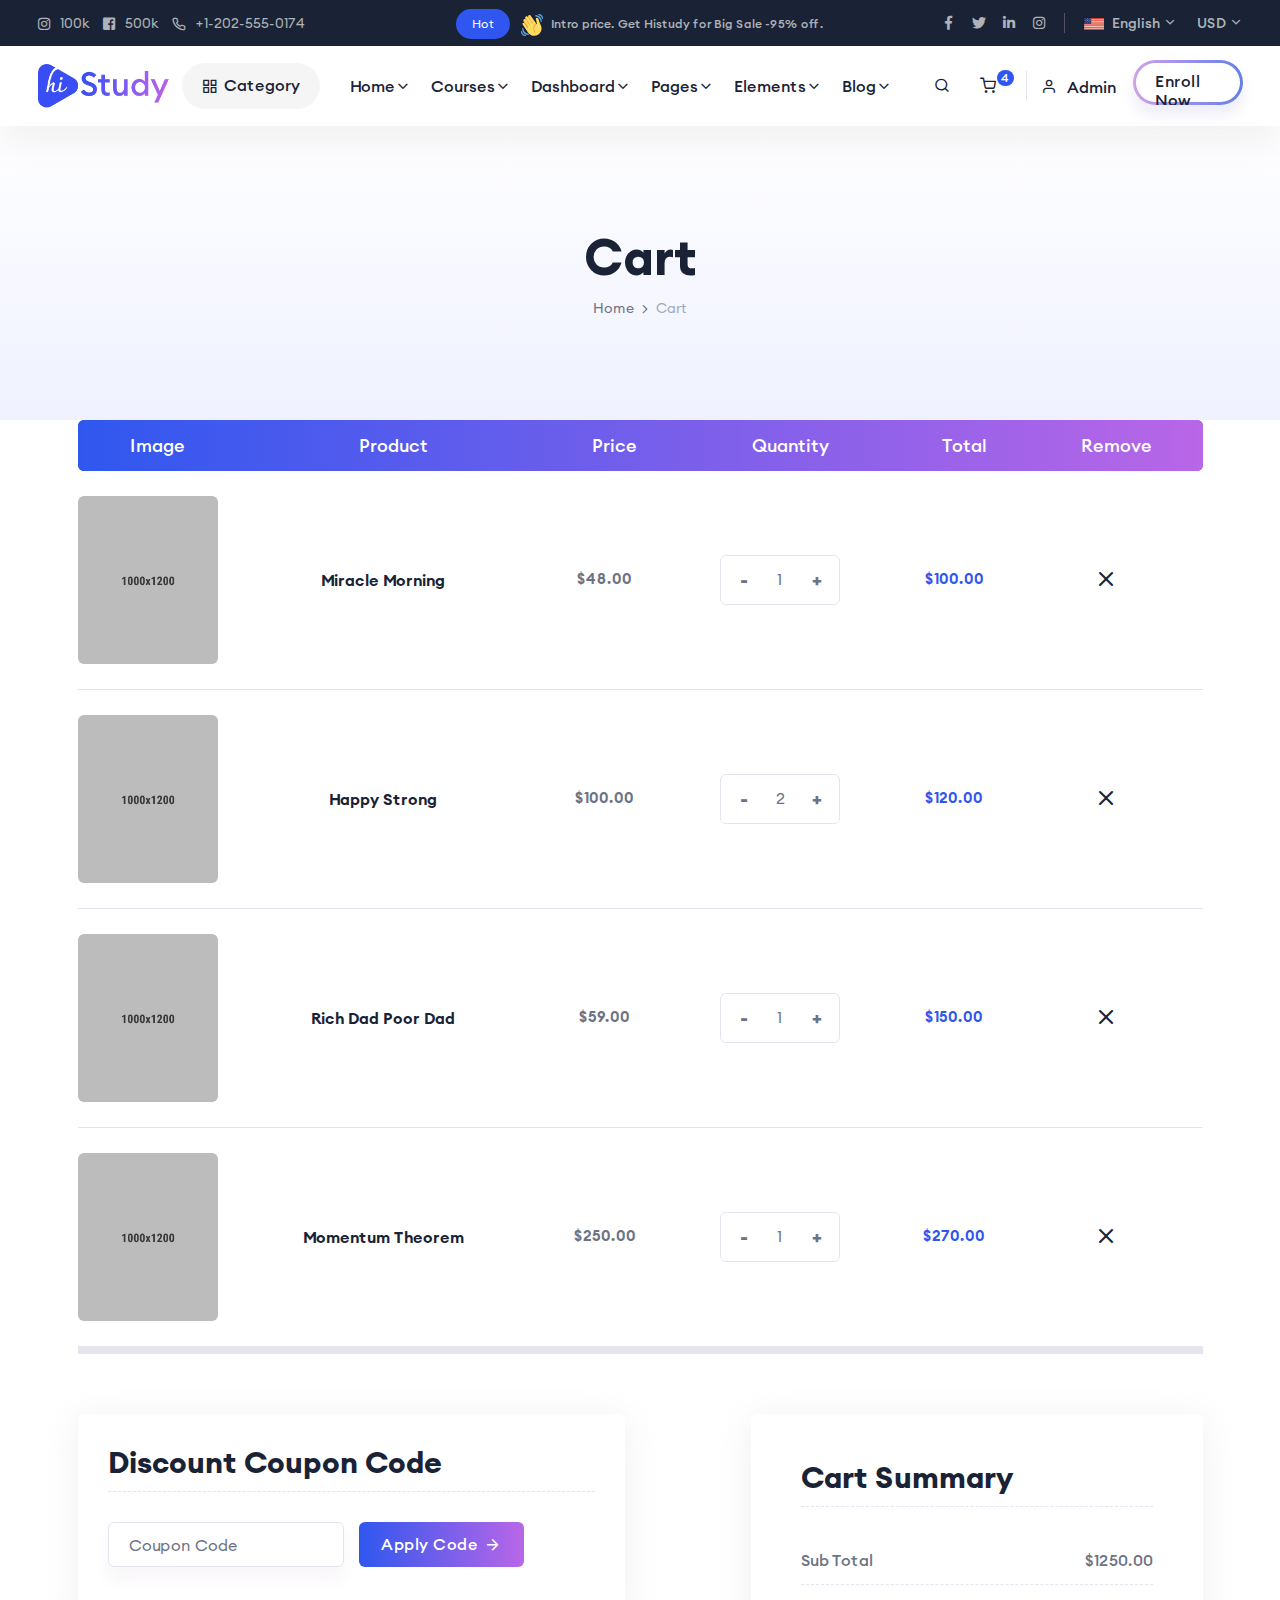
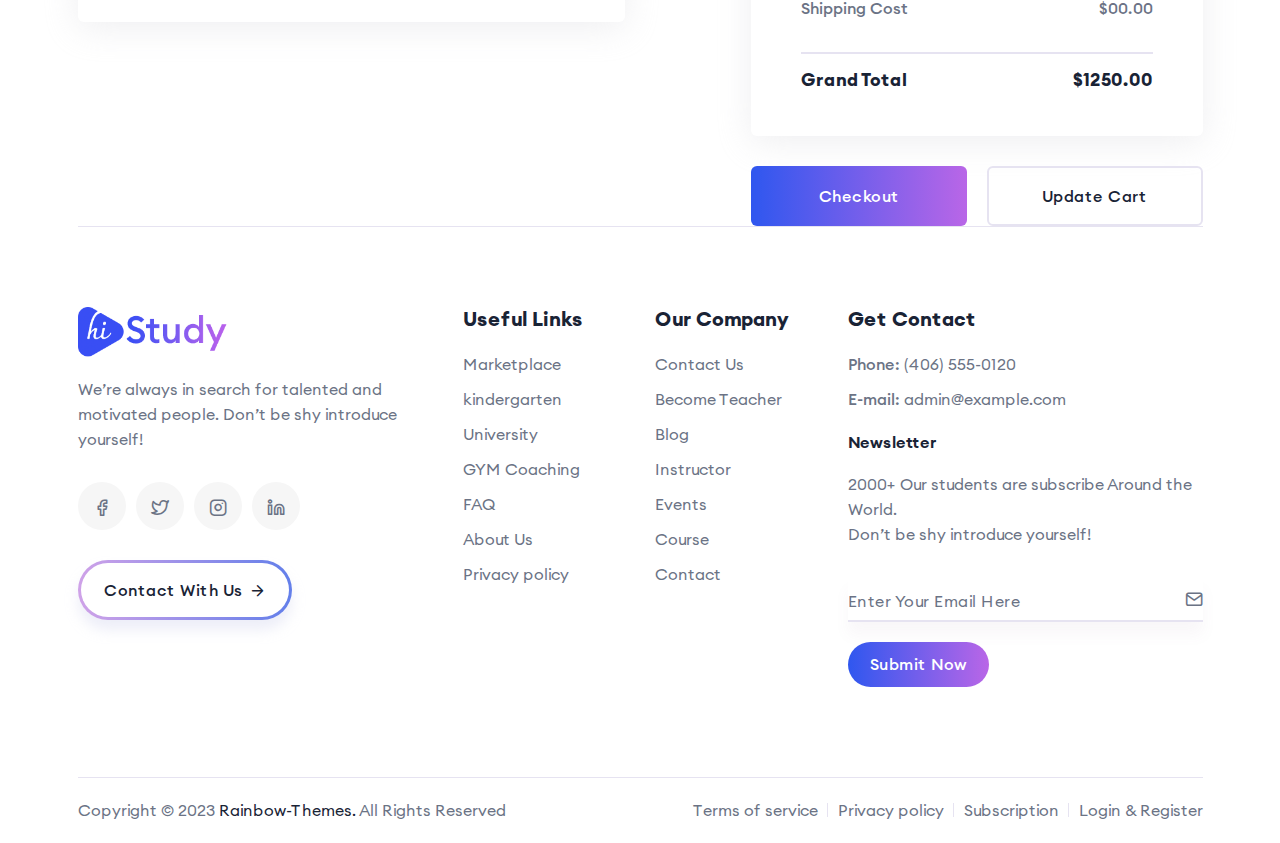
<file: g2-cart.html>
<!DOCTYPE html>
<html lang="en">

<head>
    <meta charset="utf-8">
    <meta http-equiv="x-ua-compatible" content="ie=edge">
    <title>Cart - Online Courses & Education Bootstrap5 Template</title>
    <meta name="robots" content="noindex, follow" />
    <meta name="description" content="">
    <meta name="viewport" content="width=device-width, initial-scale=1, shrink-to-fit=no">

    <!-- Favicon -->
    <link rel="shortcut icon" type="image/x-icon" href="assets/images/favicon.png">

    <!-- CSS
	============================================ -->
    <link rel="stylesheet" href="assets/css/vendor/bootstrap.min.css">
    <link rel="stylesheet" href="assets/css/vendor/slick.css">
    <link rel="stylesheet" href="assets/css/vendor/slick-theme.css">
    <link rel="stylesheet" href="assets/css/plugins/sal.css">
    <link rel="stylesheet" href="assets/css/plugins/feather.css">
    <link rel="stylesheet" href="assets/css/plugins/fontawesome.min.css">
    <link rel="stylesheet" href="assets/css/plugins/euclid-circulara.css">
    <link rel="stylesheet" href="assets/css/plugins/swiper.css">
    <link rel="stylesheet" href="assets/css/plugins/magnify.css">
    <link rel="stylesheet" href="assets/css/plugins/odometer.css">
    <link rel="stylesheet" href="assets/css/plugins/animation.css">
    <link rel="stylesheet" href="assets/css/plugins/bootstrap-select.min.css">
    <link rel="stylesheet" href="assets/css/plugins/jquery-ui.css">
    <link rel="stylesheet" href="assets/css/plugins/magnigy-popup.min.css">
    <link rel="stylesheet" href="assets/css/plugins/plyr.css">
    <link rel="stylesheet" href="assets/css/style.css">
</head>

<body class="rbt-header-sticky">

    <!-- Start Header Area -->
    <header class="rbt-header rbt-header-10">
        <div class="rbt-sticky-placeholder"></div>
        <!-- Start Header Top  -->
        <div class="rbt-header-top rbt-header-top-1 header-space-betwween bg-not-transparent bg-color-darker top-expended-activation">
            <div class="container-fluid">
                <div class="top-expended-wrapper">
                    <div class="top-expended-inner rbt-header-sec align-items-center ">
                        <div class="rbt-header-sec-col rbt-header-left d-none d-xl-block">
                            <div class="rbt-header-content">
                                <!-- Start Header Information List  -->
                                <div class="header-info">
                                    <ul class="rbt-information-list">
                                        <li>
                                            <a href="#"><i class="fab fa-instagram"></i>100k <span class="d-none d-xxl-block">Followers</span></a>
                                        </li>
                                        <li>
                                            <a href="#"><i class="fab fa-facebook-square"></i>500k <span class="d-none d-xxl-block">Followers</span></a>
                                        </li>
                                        <li>
                                            <a href="#"><i class="feather-phone"></i>+1-202-555-0174</a>
                                        </li>
                                    </ul>
                                </div>
                                <!-- End Header Information List  -->
                            </div>
                        </div>
                        <div class="rbt-header-sec-col rbt-header-center">
                            <div class="rbt-header-content justify-content-start justify-content-xl-center">
                                <div class="header-info">
                                    <div class="rbt-header-top-news">
                                        <div class="inner">
                                            <div class="content">
                                                <span class="rbt-badge variation-02 bg-color-primary color-white radius-round">Hot</span>
                                                <span class="news-text"><img src="assets/images/icons/hand-emojji.svg" alt="Hand Emojji Images"> Intro price. Get Histudy for Big Sale -95% off.</span>
                                            </div>
                                        </div>
                                    </div>
                                </div>
                            </div>
                        </div>
                        <div class="rbt-header-sec-col rbt-header-right mt_md--10 mt_sm--10">
                            <div class="rbt-header-content justify-content-start justify-content-lg-end">
                                <div class="header-info d-none d-xl-block">
                                    <ul class="social-share-transparent">
                                        <li>
                                            <a href="#"><i class="fab fa-facebook-f"></i></a>
                                        </li>
                                        <li>
                                            <a href="#"><i class="fab fa-twitter"></i></a>
                                        </li>
                                        <li>
                                            <a href="#"><i class="fab fa-linkedin-in"></i></a>
                                        </li>
                                        <li>
                                            <a href="#"><i class="fab fa-instagram"></i></a>
                                        </li>
                                    </ul>
                                </div>

                                <div class="rbt-separator d-none d-xl-block"></div>

                                <div class="header-info">
                                    <ul class="rbt-dropdown-menu switcher-language">
                                        <li class="has-child-menu">
                                            <a href="#">
                                                <img class="left-image" src="assets/images/icons/en-us.png" alt="Language Images">
                                                <span class="menu-item">English</span>
                                                <i class="right-icon feather-chevron-down"></i>
                                            </a>
                                            <ul class="sub-menu">
                                                <li>
                                                    <a href="#">
                                                        <img class="left-image" src="assets/images/icons/fr.png" alt="Language Images">
                                                        <span class="menu-item">Français</span>
                                                    </a>
                                                </li>
                                                <li>
                                                    <a href="#">
                                                        <img class="left-image" src="assets/images/icons/de.png" alt="Language Images">
                                                        <span class="menu-item">Deutsch</span>
                                                    </a>
                                                </li>
                                            </ul>
                                        </li>
                                    </ul>
                                </div>

                                <div class="header-info">
                                    <ul class="rbt-dropdown-menu currency-menu">
                                        <li class="has-child-menu">
                                            <a href="#">
                                                <span class="menu-item">USD</span>
                                                <i class="right-icon feather-chevron-down"></i>
                                            </a>
                                            <ul class="sub-menu hover-reverse">
                                                <li>
                                                    <a href="#">
                                                        <span class="menu-item">EUR</span>
                                                    </a>
                                                </li>
                                                <li>
                                                    <a href="#">
                                                        <span class="menu-item">GBP</span>
                                                    </a>
                                                </li>
                                            </ul>
                                        </li>
                                    </ul>
                                </div>
                            </div>
                        </div>
                    </div>
                    <div class="header-info">
                        <div class="top-bar-expended d-block d-lg-none">
                            <button class="topbar-expend-button rbt-round-btn"><i class="feather-plus"></i></button>
                        </div>
                    </div>
                </div>
            </div>
        </div>
        <!-- End Header Top  -->
        <div class="rbt-header-wrapper header-space-betwween header-sticky">
            <div class="container-fluid">
                <div class="mainbar-row rbt-navigation-center align-items-center">
                    <div class="header-left rbt-header-content">
                        <div class="header-info">
                            <div class="logo">
                                <a href="index.html">
                                    <img src="assets/images/logo/logo.png" alt="Education Logo Images">
                                </a>
                            </div>
                        </div>
                        <div class="header-info">
                            <div class="rbt-category-menu-wrapper">
                                <div class="rbt-category-btn rbt-side-offcanvas-activation">
                                    <div class="rbt-offcanvas-trigger md-size icon">
                                        <span class="d-none d-xl-block">
                                    <i class="feather-grid"></i>
                                </span>
                                        <i title="Category" class="feather-grid d-block d-xl-none"></i>
                                    </div>
                                    <span class="category-text d-none d-xl-block">Category</span>
                                </div>

                                <div class="category-dropdown-menu d-none d-xl-block">
                                    <div class="category-menu-item">
                                        <div class="rbt-vertical-nav">
                                            <ul class="rbt-vertical-nav-list-wrapper vertical-nav-menu">
                                                <li class="vertical-nav-item active">
                                                    <a href="#tab1">Course School</a>
                                                </li>
                                                <li class="vertical-nav-item">
                                                    <a href="#tab2">Online School</a>
                                                </li>
                                                <li class="vertical-nav-item">
                                                    <a href="#tab3">kindergarten</a>
                                                </li>
                                                <li class="vertical-nav-item">
                                                    <a href="#tab4">Classic LMS</a>
                                                </li>
                                            </ul>
                                        </div>
                                        <div class="rbt-vertical-nav-content">
                                            <!-- Start One Item  -->
                                            <div class="rbt-vertical-inner tab-content" id="tab1" style="display: block">
                                                <div class="rbt-vertical-single">
                                                    <div class="row">
                                                        <div class="col-lg-6 col-sm-6 col-6">
                                                            <div class="vartical-nav-content-menu">
                                                                <h3 class="rbt-short-title">Course Title</h3>
                                                                <ul class="rbt-vertical-nav-list-wrapper">
                                                                    <li><a href="#">Web Design</a></li>
                                                                    <li><a href="#">Art</a></li>
                                                                    <li><a href="#">Figma</a></li>
                                                                    <li><a href="#">Adobe</a></li>
                                                                </ul>
                                                            </div>
                                                        </div>
                                                        <div class="col-lg-6 col-sm-6 col-6">
                                                            <div class="vartical-nav-content-menu">
                                                                <h3 class="rbt-short-title">Course Title</h3>
                                                                <ul class="rbt-vertical-nav-list-wrapper">
                                                                    <li><a href="#">Photo</a></li>
                                                                    <li><a href="#">English</a></li>
                                                                    <li><a href="#">Math</a></li>
                                                                    <li><a href="#">Read</a></li>
                                                                </ul>
                                                            </div>
                                                        </div>
                                                    </div>
                                                </div>
                                            </div>
                                            <!-- End One Item  -->

                                            <!-- Start One Item  -->
                                            <div class="rbt-vertical-inner tab-content" id="tab2">
                                                <div class="rbt-vertical-single">
                                                    <div class="row">
                                                        <div class="col-lg-6">
                                                            <div class="vartical-nav-content-menu">
                                                                <h3 class="rbt-short-title">Course Title</h3>
                                                                <ul class="rbt-vertical-nav-list-wrapper">
                                                                    <li><a href="#">Photo</a></li>
                                                                    <li><a href="#">English</a></li>
                                                                    <li><a href="#">Math</a></li>
                                                                    <li><a href="#">Read</a></li>
                                                                </ul>
                                                            </div>
                                                        </div>
                                                        <div class="col-lg-6">
                                                            <div class="vartical-nav-content-menu">
                                                                <h3 class="rbt-short-title">Course Title</h3>
                                                                <ul class="rbt-vertical-nav-list-wrapper">
                                                                    <li><a href="#">Web Design</a></li>
                                                                    <li><a href="#">Art</a></li>
                                                                    <li><a href="#">Figma</a></li>
                                                                    <li><a href="#">Adobe</a></li>
                                                                </ul>
                                                            </div>
                                                        </div>
                                                    </div>
                                                </div>
                                            </div>
                                            <!-- End One Item  -->

                                            <!-- Start One Item  -->
                                            <div class="rbt-vertical-inner tab-content" id="tab3">
                                                <div class="rbt-vertical-single">
                                                    <div class="row">
                                                        <div class="col-lg-12">
                                                            <div class="vartical-nav-content-menu">
                                                                <h3 class="rbt-short-title">Course Title</h3>
                                                                <ul class="rbt-vertical-nav-list-wrapper">
                                                                    <li><a href="#">Photo</a></li>
                                                                    <li><a href="#">English</a></li>
                                                                    <li><a href="#">Math</a></li>
                                                                </ul>
                                                                <div class="read-more-btn">
                                                                    <a class="rbt-btn-link" href="#">Learn More<i
                                                                    class="feather-arrow-right"></i></a>
                                                                </div>
                                                            </div>
                                                        </div>
                                                    </div>
                                                </div>
                                            </div>
                                            <!-- End One Item  -->

                                            <!-- Start One Item  -->
                                            <div class="rbt-vertical-inner tab-content" id="tab4">
                                                <div class="rbt-vertical-single">
                                                    <div class="row">
                                                        <div class="col-lg-12">
                                                            <div class="vartical-nav-content-menu">
                                                                <h3 class="rbt-short-title">Course Title</h3>
                                                                <ul class="rbt-vertical-nav-list-wrapper">
                                                                    <li><a href="#">Photo</a></li>
                                                                    <li><a href="#">English</a></li>
                                                                    <li><a href="#">Math</a></li>
                                                                    <li><a href="#">Read</a></li>
                                                                </ul>
                                                            </div>
                                                        </div>
                                                    </div>
                                                </div>
                                            </div>
                                            <!-- End One Item  -->

                                        </div>
                                    </div>
                                </div>
                            </div>
                        </div>
                    </div>

                    <div class="rbt-main-navigation d-none d-xl-block">
                        <nav class="mainmenu-nav">
                            <ul class="mainmenu">
                                <li class="with-megamenu has-menu-child-item position-static">
                                    <a href="#">Home <i class="feather-chevron-down"></i></a>
                                    <!-- Start Mega Menu  -->
                                    <div class="rbt-megamenu menu-skin-dark">
                                        <div class="wrapper">
                                            <div class="row row--15 home-plesentation-wrapper single-dropdown-menu-presentation">

                                                <!-- Start Single Demo  -->
                                                <div class="col-lg-12 col-xl-2 col-xxl-2 col-md-12 col-sm-12 col-12 single-mega-item">
                                                    <div class="demo-single">
                                                        <div class="inner">
                                                            <div class="thumbnail">
                                                                <a href="01-main-demo.html"><img src="assets/images/splash/demo/h1.jpg" alt="Demo Images"></a>
                                                            </div>
                                                            <div class="content">
                                                                <h4 class="title"><a href="01-main-demo.html">Home Demo <span class="btn-icon"><i class="feather-arrow-right"></i></span></a></h4>
                                                            </div>
                                                        </div>
                                                    </div>
                                                </div>
                                                <!-- End Single Demo  -->

                                                <!-- Start Single Demo  -->
                                                <div class="col-lg-12 col-xl-2 col-xxl-2 col-md-12 col-sm-12 col-12 single-mega-item">
                                                    <div class="demo-single">
                                                        <div class="inner">
                                                            <div class="thumbnail">
                                                                <a href="12-marketplace.html"><img src="assets/images/splash/demo/h12.jpg" alt="Demo Images"></a>
                                                            </div>
                                                            <div class="content">
                                                                <h4 class="title"><a href="12-marketplace.html">Marketplace <span class="btn-icon"><i class="feather-arrow-right"></i></span></a></h4>
                                                            </div>
                                                        </div>
                                                    </div>
                                                </div>
                                                <!-- End Single Demo  -->
                                                <!-- Start Single Demo  -->
                                                <div class="col-lg-12 col-xl-2 col-xxl-2 col-md-12 col-sm-12 col-12 single-mega-item">
                                                    <div class="demo-single">
                                                        <div class="inner">
                                                            <div class="thumbnail">
                                                                <a href="04-kindergarten.html"><img src="assets/images/splash/demo/h4.jpg" alt="Demo Images"></a>
                                                            </div>
                                                            <div class="content">
                                                                <h4 class="title"><a href="04-kindergarten.html">kindergarten <span class="btn-icon"><i class="feather-arrow-right"></i></span></a></h4>
                                                            </div>
                                                        </div>
                                                    </div>
                                                </div>
                                                <!-- End Single Demo  -->
                                                <!-- Start Single Demo  -->
                                                <div class="col-lg-12 col-xl-2 col-xxl-2 col-md-12 col-sm-12 col-12 single-mega-item">
                                                    <div class="demo-single">
                                                        <div class="inner">
                                                            <div class="thumbnail">
                                                                <a href="13-university-classic.html"><img src="assets/images/splash/demo/h13.jpg" alt="Demo Images"></a>
                                                            </div>
                                                            <div class="content">
                                                                <h4 class="title"><a href="13-university-classic.html">University Classic <span class="btn-icon"><i class="feather-arrow-right"></i></span></a></h4>
                                                            </div>
                                                        </div>
                                                    </div>
                                                </div>
                                                <!-- End Single Demo  -->

                                                <!-- Start Single Demo  -->
                                                <div class="col-lg-12 col-xl-2 col-xxl-2 col-md-12 col-sm-12 col-12 single-mega-item">
                                                    <div class="demo-single">
                                                        <div class="inner">
                                                            <div class="thumbnail">
                                                                <a href="14-home-elegant.html"><img src="assets/images/splash/demo/h14.jpg" alt="Demo Images"></a>
                                                            </div>
                                                            <div class="content">
                                                                <h4 class="title"><a href="14-home-elegant.html">Home Elegant <span class="btn-icon"><i class="feather-arrow-right"></i></span></a></h4>
                                                            </div>
                                                        </div>
                                                    </div>
                                                </div>
                                                <!-- End Single Demo  -->

                                                <!-- Start Single Demo  -->
                                                <div class="col-lg-12 col-xl-2 col-xxl-2 col-md-12 col-sm-12 col-12 single-mega-item">
                                                    <div class="demo-single">
                                                        <div class="inner">
                                                            <div class="thumbnail">
                                                                <a href="09-gym-coaching.html"><img src="assets/images/splash/demo/h9.jpg" alt="Demo Images"></a>
                                                            </div>
                                                            <div class="content">
                                                                <h4 class="title"><a href="09-gym-coaching.html">Gym Coaching <span class="btn-icon"><i class="feather-arrow-right"></i></span></a></h4>
                                                            </div>
                                                        </div>
                                                    </div>
                                                </div>
                                                <!-- End Single Demo  -->

                                                <!-- Start Single Demo  -->
                                                <div class="col-lg-12 col-xl-2 col-xxl-2 col-md-12 col-sm-12 col-12 single-mega-item">
                                                    <div class="demo-single">
                                                        <div class="inner">
                                                            <div class="thumbnail">
                                                                <a href="03-online-school.html"><img src="assets/images/splash/demo/h3.jpg" alt="Demo Images"></a>
                                                            </div>
                                                            <div class="content">
                                                                <h4 class="title"><a href="03-online-school.html">Online School <span class="btn-icon"><i class="feather-arrow-right"></i></span></a></h4>
                                                            </div>
                                                        </div>
                                                    </div>
                                                </div>
                                                <!-- End Single Demo  -->

                                                <!-- Start Single Demo  -->
                                                <div class="col-lg-12 col-xl-2 col-xxl-2 col-md-12 col-sm-12 col-12 single-mega-item">
                                                    <div class="demo-single">
                                                        <div class="inner">
                                                            <div class="thumbnail">
                                                                <a href="06-university-status.html"><img src="assets/images/splash/demo/h6.jpg" alt="Demo Images"></a>
                                                            </div>
                                                            <div class="content">
                                                                <h4 class="title"><a href="06-university-status.html">University Status <span class="btn-icon"><i class="feather-arrow-right"></i></span></a></h4>
                                                            </div>
                                                        </div>
                                                    </div>
                                                </div>
                                                <!-- End Single Demo  -->

                                                <!-- Start Single Demo  -->
                                                <div class="col-lg-12 col-xl-2 col-xxl-2 col-md-12 col-sm-12 col-12 single-mega-item">
                                                    <div class="demo-single">
                                                        <div class="inner">
                                                            <div class="thumbnail">
                                                                <a href="15-home-technology.html"><img src="assets/images/splash/demo/h15.jpg" alt="Demo Images"></a>
                                                            </div>
                                                            <div class="content">
                                                                <h4 class="title"><a href="15-home-technology.html">Home Technology <span class="btn-icon"><i class="feather-arrow-right"></i></span></a></h4>
                                                            </div>
                                                        </div>
                                                    </div>
                                                </div>
                                                <!-- End Single Demo  -->

                                                <!-- Start Single Demo  -->
                                                <div class="col-lg-12 col-xl-2 col-xxl-2 col-md-12 col-sm-12 col-12 single-mega-item">
                                                    <div class="demo-single">
                                                        <div class="inner">
                                                            <div class="thumbnail">
                                                                <a href="07-instructor-portfolio.html"><img src="assets/images/splash/demo/h7.jpg" alt="Demo Images"></a>
                                                            </div>
                                                            <div class="content">
                                                                <h4 class="title"><a href="07-instructor-portfolio.html">Instructor Portfolio <span class="btn-icon"><i class="feather-arrow-right"></i></span></a></h4>
                                                            </div>
                                                        </div>
                                                    </div>
                                                </div>
                                                <!-- End Single Demo  -->

                                                <!-- Start Single Demo  -->
                                                <div class="col-lg-12 col-xl-2 col-xxl-2 col-md-12 col-sm-12 col-12 single-mega-item">
                                                    <div class="demo-single">
                                                        <div class="inner">
                                                            <div class="thumbnail">
                                                                <a href="08-language-academy.html"><img src="assets/images/splash/demo/h8.jpg" alt="Demo Images"></a>
                                                            </div>
                                                            <div class="content">
                                                                <h4 class="title"><a href="08-language-academy.html">Language Academy <span class="btn-icon"><i class="feather-arrow-right"></i></span></a></h4>
                                                            </div>
                                                        </div>
                                                    </div>
                                                </div>
                                                <!-- End Single Demo  -->

                                                <!-- Start Single Demo  -->
                                                <div class="col-lg-12 col-xl-2 col-xxl-2 col-md-12 col-sm-12 col-12 single-mega-item">
                                                    <div class="demo-single">
                                                        <div class="inner">
                                                            <div class="thumbnail">
                                                                <a href="11-single-course.html"><img src="assets/images/splash/demo/h11.jpg" alt="Demo Images"></a>
                                                            </div>
                                                            <div class="content">
                                                                <h4 class="title"><a href="11-single-course.html">Single Course <span class="btn-icon"><i class="feather-arrow-right"></i></span></a></h4>
                                                            </div>
                                                        </div>
                                                    </div>
                                                </div>
                                                <!-- End Single Demo  -->

                                                <!-- Start Single Demo  -->
                                                <div class="col-lg-12 col-xl-2 col-xxl-2 col-md-12 col-sm-12 col-12 single-mega-item">
                                                    <div class="demo-single">
                                                        <div class="inner">
                                                            <div class="thumbnail">
                                                                <a href="10-online-course.html"><img src="assets/images/splash/demo/h10.jpg" alt="Demo Images"></a>
                                                            </div>
                                                            <div class="content">
                                                                <h4 class="title"><a href="10-online-course.html">Online Course <span class="btn-icon"><i class="feather-arrow-right"></i></span></a></h4>
                                                            </div>
                                                        </div>
                                                    </div>
                                                </div>
                                                <!-- End Single Demo  -->

                                                <!-- Start Single Demo  -->
                                                <div class="col-lg-12 col-xl-2 col-xxl-2 col-md-12 col-sm-12 col-12 single-mega-item">
                                                    <div class="demo-single">
                                                        <div class="inner">
                                                            <div class="thumbnail">
                                                                <a href="05-classic-lms.html"><img src="assets/images/splash/demo/h5.jpg" alt="Demo Images"></a>
                                                            </div>
                                                            <div class="content">
                                                                <h4 class="title"><a href="05-classic-lms.html">Classic Lms <span class="btn-icon"><i class="feather-arrow-right"></i></span></a></h4>
                                                            </div>
                                                        </div>
                                                    </div>
                                                </div>
                                                <!-- End Single Demo  -->

                                                <!-- Start Single Demo  -->
                                                <div class="col-lg-12 col-xl-2 col-xxl-2 col-md-12 col-sm-12 col-12 single-mega-item">
                                                    <div class="demo-single">
                                                        <div class="inner">
                                                            <div class="thumbnail">
                                                                <a href="02-course-school.html"><img src="assets/images/splash/demo/h2.jpg" alt="Demo Images"></a>
                                                            </div>
                                                            <div class="content">
                                                                <h4 class="title"><a href="02-course-school.html">Course School <span class="btn-icon"><i class="feather-arrow-right"></i></span></a></h4>
                                                            </div>
                                                        </div>
                                                    </div>
                                                </div>
                                                <!-- End Single Demo  -->

                                                <!-- Start Single Demo  -->
                                                <div class="col-lg-12 col-xl-2 col-xxl-2 col-md-12 col-sm-12 col-12 single-mega-item coming-soon">
                                                    <div class="demo-single">
                                                        <div class="inner">
                                                            <div class="thumbnail">
                                                                <a href="#"><img src="assets/images/splash/demo/coming-soon-1.png" alt="Demo Images"></a>
                                                            </div>
                                                            <div class="content">
                                                                <h4 class="title"><a href="#">Coming Soon <span class="btn-icon"><i class="feather-arrow-right"></i></span></a></h4>
                                                            </div>
                                                        </div>
                                                    </div>
                                                </div>
                                                <!-- End Single Demo  -->

                                                <!-- Start Single Demo  -->
                                                <div class="col-lg-12 col-xl-2 col-xxl-2 col-md-12 col-sm-12 col-12 single-mega-item coming-soon">
                                                    <div class="demo-single">
                                                        <div class="inner">
                                                            <div class="thumbnail">
                                                                <a href="#"><img src="assets/images/splash/demo/coming-soon-2.png" alt="Demo Images"></a>
                                                            </div>
                                                            <div class="content">
                                                                <h4 class="title"><a href="#">Coming Soon 2 <span class="btn-icon"><i class="feather-arrow-right"></i></span></a></h4>
                                                            </div>
                                                        </div>
                                                    </div>
                                                </div>
                                                <!-- End Single Demo  -->

                                                <!-- Start Single Demo  -->
                                                <div class="col-lg-12 col-xl-2 col-xxl-2 col-md-12 col-sm-12 col-12 single-mega-item coming-soon">
                                                    <div class="demo-single">
                                                        <div class="inner">
                                                            <div class="thumbnail">
                                                                <a href="#"><img src="assets/images/splash/demo/coming-soon-3.png" alt="Demo Images"></a>
                                                            </div>
                                                            <div class="content">
                                                                <h4 class="title"><a href="#">Coming Soon 3 <span class="btn-icon"><i class="feather-arrow-right"></i></span></a></h4>
                                                            </div>
                                                        </div>
                                                    </div>
                                                </div>
                                                <!-- End Single Demo  -->
                                            </div>

                                            <div class="load-demo-btn text-center">
                                                <a class="rbt-btn-link color-white" href="#">Scroll to view more <svg xmlns="http://www.w3.org/2000/svg" width="16" height="16" fill="currentColor" class="bi bi-arrow-down-up" viewBox="0 0 16 16">
                                                        <path fill-rule="evenodd" d="M11.5 15a.5.5 0 0 0 .5-.5V2.707l3.146 3.147a.5.5 0 0 0 .708-.708l-4-4a.5.5 0 0 0-.708 0l-4 4a.5.5 0 1 0 .708.708L11 2.707V14.5a.5.5 0 0 0 .5.5zm-7-14a.5.5 0 0 1 .5.5v11.793l3.146-3.147a.5.5 0 0 1 .708.708l-4 4a.5.5 0 0 1-.708 0l-4-4a.5.5 0 0 1 .708-.708L4 13.293V1.5a.5.5 0 0 1 .5-.5z" />
                                                    </svg></a>
                                            </div>
                                        </div>
                                    </div>
                                    <!-- End Mega Menu  -->
                                </li>

                                <li class="with-megamenu has-menu-child-item">
                                    <a href="#">Courses <i class="feather-chevron-down"></i></a>
                                    <!-- Start Mega Menu  -->
                                    <div class="rbt-megamenu grid-item-2">
                                        <div class="wrapper">
                                            <div class="row">
                                                <div class="col-lg-12">
                                                    <div class="mega-top-banner">
                                                        <div class="content">
                                                            <h4 class="title">Developer hub</h4>
                                                            <p class="description">Start building fast, with code samples, key resources and more.</p>
                                                        </div>
                                                    </div>
                                                </div>
                                            </div>
                                            <div class="row row--15">
                                                <div class="col-lg-12 col-xl-6 col-xxl-6 single-mega-item">
                                                    <h3 class="rbt-short-title">Course Layout</h3>
                                                    <ul class="mega-menu-item">
                                                        <li><a href="course-filter-one-toggle.html">Filter One Toggle</a></li>
                                                        <li><a href="course-filter-one-open.html">Filter One Open</a></li>
                                                        <li><a href="course-filter-two-toggle.html">Filter Two Toggle</a></li>
                                                        <li><a href="course-filter-two-open.html">Filter Two Open</a></li>
                                                        <li><a href="course-with-tab.html">Course With Tab</a></li>
                                                        <li><a href="course-with-tab-two.html">Course With Tab Two</a></li>
                                                        <li><a href="course-card-2.html">Course Card Two</a></li>
                                                    </ul>
                                                </div>
                                                <div class="col-lg-12 col-xl-6 col-xxl-6 single-mega-item">
                                                    <h3 class="rbt-short-title">Course Layout</h3>
                                                    <ul class="mega-menu-item">
                                                        <li><a href="course-card-3.html">Course Card Three</a></li>
                                                        <li><a href="course-masonry.html">Course Masonry</a></li>
                                                        <li><a href="course-with-sidebar.html">Course With Sidebar</a></li>
                                                        <li><a href="course-details.html">Course Details</a></li>
                                                        <li><a href="course-details-2.html">Course Details Two</a></li>
                                                        <li><a href="lesson.html">Course Lesson <span class="rbt-badge-card">New</span></a></li>
                                                        <li><a href="create-course.html">Create Course <span class="rbt-badge-card">New</span></a></li>
                                                    </ul>
                                                </div>
                                            </div>
                                            <div class="row">
                                                <div class="col-lg-12">
                                                    <ul class="nav-quick-access">
                                                        <li><a href="#"><i class="feather-folder-minus"></i> Quick Start Guide</a></li>
                                                        <li><a href="#"><i class="feather-folder-minus"></i> For Open Source</a></li>
                                                        <li><a href="#"><i class="feather-folder-minus"></i> API Status</a></li>
                                                        <li><a href="#"><i class="feather-folder-minus"></i> Support</a></li>
                                                    </ul>
                                                </div>
                                            </div>
                                        </div>
                                    </div>
                                    <!-- End Mega Menu  -->
                                </li>

                                <li class="has-dropdown has-menu-child-item">
                                    <a href="#">Dashboard
                                        <i class="feather-chevron-down"></i>
                                    </a>
                                    <ul class="submenu">
                                        <li class="has-dropdown"><a href="#">Instructor Dashboard</a>
                                            <ul class="submenu">
                                                <li><a href="instructor-dashboard.html">Dashboard</a></li>
                                                <li><a href="instructor-profile.html">Profile</a></li>
                                                <li><a href="instructor-enrolled-courses.html">Enrolled Courses</a></li>
                                                <li><a href="instructor-wishlist.html">Wishlist</a></li>
                                                <li><a href="instructor-reviews.html">Reviews</a></li>
                                                <li><a href="instructor-my-quiz-attempts.html">My Quiz Attempts</a></li>
                                                <li><a href="instructor-order-history.html">Order History</a></li>
                                                <li><a href="instructor-course.html">My Course</a></li>
                                                <li><a href="instructor-announcements.html">Announcements</a></li>
                                                <li><a href="instructor-quiz-attempts.html">Quiz Attempts</a></li>
                                                <li><a href="instructor-assignments.html">Assignments</a></li>
                                                <li><a href="instructor-settings.html">Settings</a></li>
                                            </ul>
                                        </li>
                                        <li class="has-dropdown"><a href="#">Student Dashboard</a>
                                            <ul class="submenu">
                                                <li><a href="student-dashboard.html">Dashboard</a></li>
                                                <li><a href="student-profile.html">Profile</a></li>
                                                <li><a href="student-enrolled-courses.html">Enrolled Courses</a></li>
                                                <li><a href="student-wishlist.html">Wishlist</a></li>
                                                <li><a href="student-reviews.html">Reviews</a></li>
                                                <li><a href="student-my-quiz-attempts.html">My Quiz Attempts</a></li>
                                                <li><a href="student-order-history.html">Order History</a></li>
                                                <li><a href="student-settings.html">Settings</a></li>
                                            </ul>
                                        </li>
                                    </ul>
                                </li>

                                <li class="with-megamenu has-menu-child-item position-static">
                                    <a href="#">Pages <i class="feather-chevron-down"></i></a>
                                    <!-- Start Mega Menu  -->
                                    <div class="rbt-megamenu grid-item-4">
                                        <div class="wrapper">
                                            <div class="row row--15">
                                                <div class="col-lg-12 col-xl-3 col-xxl-3 single-mega-item">
                                                    <h3 class="rbt-short-title">Get Started</h3>
                                                    <ul class="mega-menu-item">
                                                        <li><a href="about-us-01.html">About Us</a></li>
                                                        <li><a href="about-us-02.html">About Us 02</a></li>
                                                        <li><a href="event-grid.html">Event Grid</a></li>
                                                        <li><a href="event-list.html">Event List</a></li>
                                                        <li><a href="event-sidebar.html">Event Sidebar</a></li>
                                                        <li><a href="event-details.html">Event Details</a></li>
                                                        <li><a href="academy-gallery.html">Academy Gallery</a></li>
                                                        <li><a href="admission-guide.html">Admission Guide</a></li>
                                                    </ul>
                                                </div>

                                                <div class="col-lg-12 col-xl-3 col-xxl-3 single-mega-item">
                                                    <h3 class="rbt-short-title">Get Started</h3>
                                                    <ul class="mega-menu-item">
                                                        <li><a href="profile.html">Profile</a></li>
                                                        <li><a href="contact.html">Contact Us</a></li>
                                                        <li><a href="become-a-teacher.html">Become a Teacher</a></li>
                                                        <li><a href="instructor.html">Instructor</a></li>
                                                        <li><a href="faqs.html">FAQS</a></li>
                                                        <li><a href="privacy-policy.html">Privacy Policy</a></li>
                                                        <li><a href="404.html">404 Page</a></li>
                                                        <li><a href="maintenance.html">Maintenance</a></li>
                                                    </ul>
                                                </div>

                                                <div class="col-lg-12 col-xl-3 col-xxl-3 single-mega-item">
                                                    <h3 class="rbt-short-title">Shop Pages</h3>
                                                    <ul class="mega-menu-item">
                                                        <li><a href="shop.html">Shop <span class="rbt-badge-card">Sale Anything</span></a></li>
                                                        <li><a href="single-product.html">Single Product</a></li>
                                                        <li><a href="cart.html">Cart Page</a></li>
                                                        <li><a href="checkout.html">Checkout</a></li>
                                                        <li><a href="wishlist.html">Wishlist Page</a></li>
                                                        <li><a href="my-account.html">My Acount</a></li>
                                                        <li><a href="login.html">Login & Register</a></li>
                                                        <li><a href="subscription.html">Subscription</a></li>
                                                    </ul>
                                                </div>
                                                <div class="col-lg-12 col-xl-3 col-xxl-3 single-mega-item">
                                                    <div class="mega-category-item">
                                                        <!-- Start Single Category  -->
                                                        <div class="nav-category-item">
                                                            <div class="thumbnail">
                                                                <div class="image"><img src="assets/images/course/category-2.png" alt="Course images"></div>
                                                                <a href="course-filter-one-toggle.html">
                                                                    <span>Online Education</span>
                                                                    <i class="feather-chevron-right"></i>
                                                                </a>
                                                            </div>
                                                        </div>
                                                        <!-- End Single Category  -->

                                                        <!-- Start Single Category  -->
                                                        <div class="nav-category-item">
                                                            <div class="thumbnail">
                                                                <div class="image"><img src="assets/images/course/category-1.png" alt="Course images"></div>
                                                                <a href="course-filter-one-toggle.html">
                                                                    <span>Language Club</span>
                                                                    <i class="feather-chevron-right"></i>
                                                                </a>
                                                            </div>
                                                        </div>
                                                        <!-- End Single Category  -->

                                                        <!-- Start Single Category  -->
                                                        <div class="nav-category-item">
                                                            <div class="thumbnail">
                                                                <div class="image"><img src="assets/images/course/category-4.png" alt="Course images"></div>
                                                                <a href="course-filter-one-toggle.html">
                                                                    <span>University Status</span>
                                                                    <i class="feather-chevron-right"></i>
                                                                </a>
                                                            </div>
                                                        </div>
                                                        <!-- End Single Category  -->

                                                        <!-- Start Single Category  -->
                                                        <div class="nav-category-item">
                                                            <div class="thumbnail">
                                                                <a href="course-filter-one-toggle.html">
                                                                    <span>Course School</span>
                                                                    <i class="feather-chevron-right"></i>
                                                                </a>
                                                            </div>
                                                        </div>
                                                        <!-- End Single Category  -->

                                                        <!-- Start Single Category  -->
                                                        <div class="nav-category-item">
                                                            <div class="thumbnail">
                                                                <div class="image"><img src="assets/images/course/category-9.png" alt="Course images"></div>
                                                                <a href="course-filter-one-toggle.html">
                                                                    <span>Academy</span>
                                                                    <i class="feather-chevron-right"></i>
                                                                </a>
                                                            </div>
                                                        </div>
                                                        <!-- End Single Category  -->

                                                    </div>
                                                </div>
                                            </div>
                                        </div>
                                    </div>
                                    <!-- End Mega Menu  -->
                                </li>

                                <li class="with-megamenu has-menu-child-item position-static">
                                    <a href="#">Elements <i class="feather-chevron-down"></i></a>
                                    <!-- Start Mega Menu  -->
                                    <div class="rbt-megamenu grid-item-3">
                                        <div class="wrapper">
                                            <div class="row row--15 single-dropdown-menu-presentation">
                                                <div class="col-lg-4 col-xxl-4 single-mega-item">
                                                    <ul class="mega-menu-item">
                                                        <li><a href="style-guide.html">Style Guide <span class="rbt-badge-card">Hot</span></a></li>
                                                        <li><a href="accordion.html">Accordion</a></li>
                                                        <li><a href="advancetab.html">Advance Tab</a></li>
                                                        <li><a href="brand.html">Brand</a></li>
                                                        <li><a href="button.html">Button</a></li>
                                                        <li><a href="badge.html">Badge</a></li>
                                                        <li><a href="card.html">Card</a></li>
                                                        <li><a href="call-to-action.html">Call To Action</a></li>
                                                    </ul>
                                                </div>

                                                <div class="col-lg-4 col-xxl-4 single-mega-item">
                                                    <ul class="mega-menu-item">
                                                        <li><a href="counterup.html">Counter</a></li>
                                                        <li><a href="category.html">Categories</a></li>
                                                        <li><a href="header.html">Header Style</a></li>
                                                        <li><a href="newsletter.html">Newsletter</a></li>
                                                        <li><a href="team.html">Team</a></li>
                                                        <li><a href="social.html">Social</a></li>
                                                        <li><a href="list-style.html">List Style</a></li>
                                                        <li><a href="gallery.html">Gallery</a></li>
                                                    </ul>
                                                </div>

                                                <div class="col-lg-4 col-xxl-4 single-mega-item">
                                                    <ul class="mega-menu-item">
                                                        <li><a href="pricing.html">Pricing</a></li>
                                                        <li><a href="progressbar.html">Progressbar</a></li>
                                                        <li><a href="testimonial.html">Testimonial</a></li>
                                                        <li><a href="service.html">Service</a></li>
                                                        <li><a href="split.html">Split Area</a></li>
                                                        <li><a href="search.html">Search Style</a></li>
                                                        <li><a href="instagram.html">Instagram Style</a></li>
                                                        <li><a href="#">& More Coming</a></li>

                                                    </ul>
                                                </div>

                                            </div>
                                            <div class="row">
                                                <div class="col-lg-12">
                                                    <div class="btn-wrapper">
                                                        <a class="rbt-btn btn-gradient hover-icon-reverse square btn-xl w-100 text-center mt--30 hover-transform-none" href="#">
                                                            <span class="icon-reverse-wrapper">
                                        <span class="btn-text">Visit Histudy Template</span>
                                                            <span class="btn-icon"><i class="feather-arrow-right"></i></span>
                                                            <span class="btn-icon"><i class="feather-arrow-right"></i></span>
                                                            </span>
                                                        </a>
                                                    </div>
                                                </div>
                                            </div>
                                        </div>
                                    </div>
                                    <!-- End Mega Menu  -->
                                </li>

                                <li class="with-megamenu has-menu-child-item position-static">
                                    <a href="#">Blog <i class="feather-chevron-down"></i></a>
                                    <!-- Start Mega Menu  -->
                                    <div class="rbt-megamenu grid-item-3">
                                        <div class="wrapper">
                                            <div class="row row--15">
                                                <div class="col-lg-12 col-xl-4 col-xxl-4 single-mega-item">
                                                    <h3 class="rbt-short-title">Blog Styles</h3>
                                                    <ul class="mega-menu-item">
                                                        <li><a href="blog-list.html">Blog List</a></li>
                                                        <li><a href="blog.html">Blog Grid</a></li>
                                                        <li><a href="blog-grid-minimal.html">Blog Grid Minimal</a></li>
                                                        <li><a href="blog-with-sidebar.html">Blog With Sidebar</a></li>
                                                        <li><a href="blog-details.html">Blog Details</a></li>
                                                        <li><a href="post-format-standard.html">Post Format Standard</a></li>
                                                        <li><a href="post-format-gallery.html">Post Format Gallery</a></li>
                                                    </ul>
                                                </div>

                                                <div class="col-lg-12 col-xl-4 col-xxl-4 single-mega-item">
                                                    <h3 class="rbt-short-title">Get Started</h3>
                                                    <ul class="mega-menu-item">
                                                        <li><a href="post-format-quote.html">Post Format Quote</a></li>
                                                        <li><a href="post-format-audio.html">Post Format Audio</a></li>
                                                        <li><a href="post-format-video.html">Post Format Video</a></li>
                                                        <li><a href="#">Media Under Title <span class="rbt-badge-card">Coming</span></a></li>
                                                        <li><a href="#">Sticky Sidebar <span class="rbt-badge-card">Coming</span></a></li>
                                                        <li><a href="#">Auto Masonry <span class="rbt-badge-card">Coming</span></a></li>
                                                        <li><a href="#">Meta Overlaid <span class="rbt-badge-card">Coming</span></a></li>
                                                    </ul>
                                                </div>

                                                <div class="col-lg-12 col-xl-4 col-xxl-4 single-mega-item">
                                                    <div class="rbt-ads-wrapper">
                                                        <a class="d-block" href="#"><img src="assets/images/service/mobile-cat.jpg" alt="Education Images"></a>
                                                    </div>
                                                </div>
                                            </div>
                                        </div>
                                    </div>
                                    <!-- End Mega Menu  -->
                                </li>
                            </ul>
                        </nav>
                    </div>

                    <div class="header-right">

                        <!-- Navbar Icons -->
                        <ul class="quick-access">
                            <li class="access-icon">
                                <a class="search-trigger-active rbt-round-btn" href="#">
                                    <i class="feather-search"></i>
                                </a>
                            </li>

                            <li class="access-icon rbt-mini-cart">
                                <a class="rbt-cart-sidenav-activation rbt-round-btn" href="#">
                                    <i class="feather-shopping-cart"></i>
                                    <span class="rbt-cart-count">4</span>
                                </a>
                            </li>

                            <li class="account-access rbt-user-wrapper d-none d-xl-block">
                                <a href="#"><i class="feather-user"></i>Admin</a>
                                <div class="rbt-user-menu-list-wrapper">
                                    <div class="inner">
                                        <div class="rbt-admin-profile">
                                            <div class="admin-thumbnail">
                                                <img src="assets/images/team/avatar.jpg" alt="User Images">
                                            </div>
                                            <div class="admin-info">
                                                <span class="name">Nipa Bali</span>
                                                <a class="rbt-btn-link color-primary" href="profile.html">View Profile</a>
                                            </div>
                                        </div>
                                        <ul class="user-list-wrapper">
                                            <li>
                                                <a href="instructor-dashboard.html">
                                                    <i class="feather-home"></i>
                                                    <span>My Dashboard</span>
                                                </a>
                                            </li>
                                            <li>
                                                <a href="#">
                                                    <i class="feather-bookmark"></i>
                                                    <span>Bookmark</span>
                                                </a>
                                            </li>
                                            <li>
                                                <a href="instructor-enrolled-courses.html">
                                                    <i class="feather-shopping-bag"></i>
                                                    <span>Enrolled Courses</span>
                                                </a>
                                            </li>
                                            <li>
                                                <a href="instructor-wishlist.html">
                                                    <i class="feather-heart"></i>
                                                    <span>Wishlist</span>
                                                </a>
                                            </li>
                                            <li>
                                                <a href="instructor-reviews.html">
                                                    <i class="feather-star"></i>
                                                    <span>Reviews</span>
                                                </a>
                                            </li>
                                            <li>
                                                <a href="instructor-my-quiz-attempts.html">
                                                    <i class="feather-list"></i>
                                                    <span>My Quiz Attempts</span>
                                                </a>
                                            </li>
                                            <li>
                                                <a href="instructor-order-history.html">
                                                    <i class="feather-clock"></i>
                                                    <span>Order History</span>
                                                </a>
                                            </li>
                                            <li>
                                                <a href="instructor-quiz-attempts.html">
                                                    <i class="feather-message-square"></i>
                                                    <span>Question & Answer</span>
                                                </a>
                                            </li>
                                        </ul>
                                        <hr class="mt--10 mb--10">
                                        <ul class="user-list-wrapper">
                                            <li>
                                                <a href="#">
                                                    <i class="feather-book-open"></i>
                                                    <span>Getting Started</span>
                                                </a>
                                            </li>
                                        </ul>
                                        <hr class="mt--10 mb--10">
                                        <ul class="user-list-wrapper">
                                            <li>
                                                <a href="instructor-settings.html">
                                                    <i class="feather-settings"></i>
                                                    <span>Settings</span>
                                                </a>
                                            </li>
                                            <li>
                                                <a href="index.html">
                                                    <i class="feather-log-out"></i>
                                                    <span>Logout</span>
                                                </a>
                                            </li>
                                        </ul>
                                    </div>
                                </div>
                            </li>

                            <li class="access-icon rbt-user-wrapper d-block d-xl-none">
                                <a class="rbt-round-btn" href="#"><i class="feather-user"></i></a>
                                <div class="rbt-user-menu-list-wrapper">
                                    <div class="inner">
                                        <div class="rbt-admin-profile">
                                            <div class="admin-thumbnail">
                                                <img src="assets/images/team/avatar.jpg" alt="User Images">
                                            </div>
                                            <div class="admin-info">
                                                <span class="name">Nipa Bali</span>
                                                <a class="rbt-btn-link color-primary" href="profile.html">View Profile</a>
                                            </div>
                                        </div>
                                        <ul class="user-list-wrapper">
                                            <li>
                                                <a href="instructor-dashboard.html">
                                                    <i class="feather-home"></i>
                                                    <span>My Dashboard</span>
                                                </a>
                                            </li>
                                            <li>
                                                <a href="#">
                                                    <i class="feather-bookmark"></i>
                                                    <span>Bookmark</span>
                                                </a>
                                            </li>
                                            <li>
                                                <a href="instructor-enrolled-courses.html">
                                                    <i class="feather-shopping-bag"></i>
                                                    <span>Enrolled Courses</span>
                                                </a>
                                            </li>
                                            <li>
                                                <a href="instructor-wishlist.html">
                                                    <i class="feather-heart"></i>
                                                    <span>Wishlist</span>
                                                </a>
                                            </li>
                                            <li>
                                                <a href="instructor-reviews.html">
                                                    <i class="feather-star"></i>
                                                    <span>Reviews</span>
                                                </a>
                                            </li>
                                            <li>
                                                <a href="instructor-my-quiz-attempts.html">
                                                    <i class="feather-list"></i>
                                                    <span>My Quiz Attempts</span>
                                                </a>
                                            </li>
                                            <li>
                                                <a href="instructor-order-history.html">
                                                    <i class="feather-clock"></i>
                                                    <span>Order History</span>
                                                </a>
                                            </li>
                                            <li>
                                                <a href="instructor-quiz-attempts.html">
                                                    <i class="feather-message-square"></i>
                                                    <span>Question & Answer</span>
                                                </a>
                                            </li>
                                        </ul>
                                        <hr class="mt--10 mb--10">
                                        <ul class="user-list-wrapper">
                                            <li>
                                                <a href="#">
                                                    <i class="feather-book-open"></i>
                                                    <span>Getting Started</span>
                                                </a>
                                            </li>
                                        </ul>
                                        <hr class="mt--10 mb--10">
                                        <ul class="user-list-wrapper">
                                            <li>
                                                <a href="instructor-settings.html">
                                                    <i class="feather-settings"></i>
                                                    <span>Settings</span>
                                                </a>
                                            </li>
                                            <li>
                                                <a href="index.html">
                                                    <i class="feather-log-out"></i>
                                                    <span>Logout</span>
                                                </a>
                                            </li>
                                        </ul>
                                    </div>
                                </div>
                            </li>

                        </ul>

                        <div class="rbt-btn-wrapper d-none d-xl-block">
                            <a class="rbt-btn rbt-marquee-btn marquee-auto btn-border-gradient radius-round btn-sm hover-transform-none" href="#">
                                <span data-text="Enroll Now">Enroll Now</span>
                            </a>
                        </div>

                        <!-- Start Mobile-Menu-Bar -->
                        <div class="mobile-menu-bar d-block d-xl-none">
                            <div class="hamberger">
                                <button class="hamberger-button rbt-round-btn">
                                    <i class="feather-menu"></i>
                                </button>
                            </div>
                        </div>
                        <!-- Start Mobile-Menu-Bar -->

                    </div>
                </div>
            </div>
            <!-- Start Search Dropdown  -->
            <div class="rbt-search-dropdown">
                <div class="wrapper">
                    <div class="row">
                        <div class="col-lg-12">
                            <form action="#">
                                <input type="text" placeholder="What are you looking for?">
                                <div class="submit-btn">
                                    <a class="rbt-btn btn-gradient btn-md" href="#">Search</a>
                                </div>
                            </form>
                        </div>
                    </div>

                    <div class="rbt-separator-mid">
                        <hr class="rbt-separator m-0">
                    </div>

                    <div class="row g-4 pt--30 pb--60">
                        <div class="col-lg-12">
                            <div class="section-title">
                                <h5 class="rbt-title-style-2">Our Top Course</h5>
                            </div>
                        </div>

                        <!-- Start Single Card  -->
                        <div class="col-lg-3 col-md-4 col-sm-6 col-12">
                            <div class="rbt-card variation-01 rbt-hover">
                                <div class="rbt-card-img">
                                    <a href="course-details.html">
                                        <img src="assets/images/course/course-online-01.jpg" alt="Card image">
                                    </a>
                                </div>
                                <div class="rbt-card-body">
                                    <h5 class="rbt-card-title"><a href="course-details.html">React Js</a>
                                    </h5>
                                    <div class="rbt-review">
                                        <div class="rating">
                                            <i class="fas fa-star"></i>
                                            <i class="fas fa-star"></i>
                                            <i class="fas fa-star"></i>
                                            <i class="fas fa-star"></i>
                                            <i class="fas fa-star"></i>
                                        </div>
                                        <span class="rating-count"> (15 Reviews)</span>
                                    </div>
                                    <div class="rbt-card-bottom">
                                        <div class="rbt-price">
                                            <span class="current-price">$15</span>
                                            <span class="off-price">$25</span>
                                        </div>
                                    </div>
                                </div>
                            </div>
                        </div>
                        <!-- End Single Card  -->

                        <!-- Start Single Card  -->
                        <div class="col-lg-3 col-md-4 col-sm-6 col-12">
                            <div class="rbt-card variation-01 rbt-hover">
                                <div class="rbt-card-img">
                                    <a href="course-details.html">
                                        <img src="assets/images/course/course-online-02.jpg" alt="Card image">
                                    </a>
                                </div>
                                <div class="rbt-card-body">
                                    <h5 class="rbt-card-title"><a href="course-details.html">Java Program</a>
                                    </h5>
                                    <div class="rbt-review">
                                        <div class="rating">
                                            <i class="fas fa-star"></i>
                                            <i class="fas fa-star"></i>
                                            <i class="fas fa-star"></i>
                                            <i class="fas fa-star"></i>
                                            <i class="fas fa-star"></i>
                                        </div>
                                        <span class="rating-count"> (15 Reviews)</span>
                                    </div>
                                    <div class="rbt-card-bottom">
                                        <div class="rbt-price">
                                            <span class="current-price">$10</span>
                                            <span class="off-price">$40</span>
                                        </div>
                                    </div>
                                </div>
                            </div>
                        </div>
                        <!-- End Single Card  -->

                        <!-- Start Single Card  -->
                        <div class="col-lg-3 col-md-4 col-sm-6 col-12">
                            <div class="rbt-card variation-01 rbt-hover">
                                <div class="rbt-card-img">
                                    <a href="course-details.html">
                                        <img src="assets/images/course/course-online-03.jpg" alt="Card image">
                                    </a>
                                </div>
                                <div class="rbt-card-body">
                                    <h5 class="rbt-card-title"><a href="course-details.html">Web Design</a>
                                    </h5>
                                    <div class="rbt-review">
                                        <div class="rating">
                                            <i class="fas fa-star"></i>
                                            <i class="fas fa-star"></i>
                                            <i class="fas fa-star"></i>
                                            <i class="fas fa-star"></i>
                                            <i class="fas fa-star"></i>
                                        </div>
                                        <span class="rating-count"> (15 Reviews)</span>
                                    </div>
                                    <div class="rbt-card-bottom">
                                        <div class="rbt-price">
                                            <span class="current-price">$10</span>
                                            <span class="off-price">$20</span>
                                        </div>
                                    </div>
                                </div>
                            </div>
                        </div>
                        <!-- End Single Card  -->

                        <!-- Start Single Card  -->
                        <div class="col-lg-3 col-md-4 col-sm-6 col-12">
                            <div class="rbt-card variation-01 rbt-hover">
                                <div class="rbt-card-img">
                                    <a href="course-details.html">
                                        <img src="assets/images/course/course-online-04.jpg" alt="Card image">
                                    </a>
                                </div>
                                <div class="rbt-card-body">
                                    <h5 class="rbt-card-title"><a href="course-details.html">Web Design</a>
                                    </h5>
                                    <div class="rbt-review">
                                        <div class="rating">
                                            <i class="fas fa-star"></i>
                                            <i class="fas fa-star"></i>
                                            <i class="fas fa-star"></i>
                                            <i class="fas fa-star"></i>
                                            <i class="fas fa-star"></i>
                                        </div>
                                        <span class="rating-count"> (15 Reviews)</span>
                                    </div>
                                    <div class="rbt-card-bottom">
                                        <div class="rbt-price">
                                            <span class="current-price">$20</span>
                                            <span class="off-price">$40</span>
                                        </div>
                                    </div>
                                </div>
                            </div>
                        </div>
                        <!-- End Single Card  -->
                    </div>

                </div>
            </div>
            <!-- End Search Dropdown  -->
        </div>
        <!-- Start Side Vav -->
        <div class="rbt-offcanvas-side-menu rbt-category-sidemenu">
            <div class="inner-wrapper">
                <div class="inner-top">
                    <div class="inner-title">
                        <h4 class="title">Course Category</h4>
                    </div>
                    <div class="rbt-btn-close">
                        <button class="rbt-close-offcanvas rbt-round-btn"><i class="feather-x"></i></button>
                    </div>
                </div>
                <nav class="side-nav w-100">
                    <ul class="rbt-vertical-nav-list-wrapper vertical-nav-menu">
                        <li class="vertical-nav-item">
                            <a href="#">Course School</a>
                            <div class="vartical-nav-content-menu-wrapper">
                                <div class="vartical-nav-content-menu">
                                    <h3 class="rbt-short-title">Course Title</h3>
                                    <ul class="rbt-vertical-nav-list-wrapper">
                                        <li><a href="#">Web Design</a></li>
                                        <li><a href="#">Art</a></li>
                                        <li><a href="#">Figma</a></li>
                                        <li><a href="#">Adobe</a></li>
                                    </ul>
                                </div>
                                <div class="vartical-nav-content-menu">
                                    <h3 class="rbt-short-title">Course Title</h3>
                                    <ul class="rbt-vertical-nav-list-wrapper">
                                        <li><a href="#">Photo</a></li>
                                        <li><a href="#">English</a></li>
                                        <li><a href="#">Math</a></li>
                                        <li><a href="#">Read</a></li>
                                    </ul>
                                </div>
                            </div>
                        </li>
                        <li class="vertical-nav-item">
                            <a href="#">Online School</a>
                            <div class="vartical-nav-content-menu-wrapper">
                                <div class="vartical-nav-content-menu">
                                    <h3 class="rbt-short-title">Course Title</h3>
                                    <ul class="rbt-vertical-nav-list-wrapper">
                                        <li><a href="#">Photo</a></li>
                                        <li><a href="#">English</a></li>
                                        <li><a href="#">Math</a></li>
                                        <li><a href="#">Read</a></li>
                                    </ul>
                                </div>
                                <div class="vartical-nav-content-menu">
                                    <h3 class="rbt-short-title">Course Title</h3>
                                    <ul class="rbt-vertical-nav-list-wrapper">
                                        <li><a href="#">Web Design</a></li>
                                        <li><a href="#">Art</a></li>
                                        <li><a href="#">Figma</a></li>
                                        <li><a href="#">Adobe</a></li>
                                    </ul>
                                </div>
                            </div>
                        </li>
                        <li class="vertical-nav-item">
                            <a href="#">kindergarten</a>
                            <div class="vartical-nav-content-menu-wrapper">
                                <div class="vartical-nav-content-menu">
                                    <h3 class="rbt-short-title">Course Title</h3>
                                    <ul class="rbt-vertical-nav-list-wrapper">
                                        <li><a href="#">Photo</a></li>
                                        <li><a href="#">English</a></li>
                                        <li><a href="#">Math</a></li>
                                        <li><a href="#">Read</a></li>
                                    </ul>
                                </div>
                            </div>
                        </li>
                        <li class="vertical-nav-item">
                            <a href="#">Classic LMS</a>
                            <div class="vartical-nav-content-menu-wrapper">
                                <div class="vartical-nav-content-menu">
                                    <h3 class="rbt-short-title">Course Title</h3>
                                    <ul class="rbt-vertical-nav-list-wrapper">
                                        <li><a href="#">Web Design</a></li>
                                        <li><a href="#">Art</a></li>
                                        <li><a href="#">Figma</a></li>
                                        <li><a href="#">Adobe</a></li>
                                    </ul>
                                </div>
                            </div>
                        </li>
                    </ul>
                    <div class="read-more-btn">
                        <div class="rbt-btn-wrapper mt--20">
                            <a class="rbt-btn btn-border-gradient radius-round btn-sm hover-transform-none w-100 justify-content-center text-center" href="#">
                                <span>Learn More</span>
                            </a>
                        </div>
                    </div>
                </nav>
                <div class="rbt-offcanvas-footer">

                </div>
            </div>
        </div>
        <!-- End Side Vav -->
        <a class="rbt-close_side_menu" href="javascript:void(0);"></a>
    </header>
    <!-- Mobile Menu Section -->
    <div class="popup-mobile-menu">
        <div class="inner-wrapper">
            <div class="inner-top">
                <div class="content">
                    <div class="logo">
                        <a href="index.html">
                            <img src="assets/images/logo/logo.png" alt="Education Logo Images">
                        </a>
                    </div>
                    <div class="rbt-btn-close">
                        <button class="close-button rbt-round-btn"><i class="feather-x"></i></button>
                    </div>
                </div>
                <p class="description">Histudy is a education website template. You can customize all.</p>
                <ul class="navbar-top-left rbt-information-list justify-content-start">
                    <li>
                        <a href="mailto:hello@example.com"><i class="feather-mail"></i>example@gmail.com</a>
                    </li>
                    <li>
                        <a href="#"><i class="feather-phone"></i>(302) 555-0107</a>
                    </li>
                </ul>
            </div>

            <nav class="mainmenu-nav">
                <ul class="mainmenu">
                    <li class="with-megamenu has-menu-child-item position-static">
                        <a href="#">Home <i class="feather-chevron-down"></i></a>
                        <!-- Start Mega Menu  -->
                        <div class="rbt-megamenu menu-skin-dark">
                            <div class="wrapper">
                                <div class="row row--15 home-plesentation-wrapper single-dropdown-menu-presentation">

                                    <!-- Start Single Demo  -->
                                    <div class="col-lg-12 col-xl-2 col-xxl-2 col-md-12 col-sm-12 col-12 single-mega-item">
                                        <div class="demo-single">
                                            <div class="inner">
                                                <div class="thumbnail">
                                                    <a href="01-main-demo.html"><img src="assets/images/splash/demo/h1.jpg" alt="Demo Images"></a>
                                                </div>
                                                <div class="content">
                                                    <h4 class="title"><a href="01-main-demo.html">Home Demo <span class="btn-icon"><i class="feather-arrow-right"></i></span></a></h4>
                                                </div>
                                            </div>
                                        </div>
                                    </div>
                                    <!-- End Single Demo  -->

                                    <!-- Start Single Demo  -->
                                    <div class="col-lg-12 col-xl-2 col-xxl-2 col-md-12 col-sm-12 col-12 single-mega-item">
                                        <div class="demo-single">
                                            <div class="inner">
                                                <div class="thumbnail">
                                                    <a href="12-marketplace.html"><img src="assets/images/splash/demo/h12.jpg" alt="Demo Images"></a>
                                                </div>
                                                <div class="content">
                                                    <h4 class="title"><a href="12-marketplace.html">Marketplace <span class="btn-icon"><i class="feather-arrow-right"></i></span></a></h4>
                                                </div>
                                            </div>
                                        </div>
                                    </div>
                                    <!-- End Single Demo  -->
                                    <!-- Start Single Demo  -->
                                    <div class="col-lg-12 col-xl-2 col-xxl-2 col-md-12 col-sm-12 col-12 single-mega-item">
                                        <div class="demo-single">
                                            <div class="inner">
                                                <div class="thumbnail">
                                                    <a href="04-kindergarten.html"><img src="assets/images/splash/demo/h4.jpg" alt="Demo Images"></a>
                                                </div>
                                                <div class="content">
                                                    <h4 class="title"><a href="04-kindergarten.html">kindergarten <span class="btn-icon"><i class="feather-arrow-right"></i></span></a></h4>
                                                </div>
                                            </div>
                                        </div>
                                    </div>
                                    <!-- End Single Demo  -->
                                    <!-- Start Single Demo  -->
                                    <div class="col-lg-12 col-xl-2 col-xxl-2 col-md-12 col-sm-12 col-12 single-mega-item">
                                        <div class="demo-single">
                                            <div class="inner">
                                                <div class="thumbnail">
                                                    <a href="13-university-classic.html"><img src="assets/images/splash/demo/h13.jpg" alt="Demo Images"></a>
                                                </div>
                                                <div class="content">
                                                    <h4 class="title"><a href="13-university-classic.html">University Classic <span class="btn-icon"><i class="feather-arrow-right"></i></span></a></h4>
                                                </div>
                                            </div>
                                        </div>
                                    </div>
                                    <!-- End Single Demo  -->

                                    <!-- Start Single Demo  -->
                                    <div class="col-lg-12 col-xl-2 col-xxl-2 col-md-12 col-sm-12 col-12 single-mega-item">
                                        <div class="demo-single">
                                            <div class="inner">
                                                <div class="thumbnail">
                                                    <a href="14-home-elegant.html"><img src="assets/images/splash/demo/h14.jpg" alt="Demo Images"></a>
                                                </div>
                                                <div class="content">
                                                    <h4 class="title"><a href="14-home-elegant.html">Home Elegant <span class="btn-icon"><i class="feather-arrow-right"></i></span></a></h4>
                                                </div>
                                            </div>
                                        </div>
                                    </div>
                                    <!-- End Single Demo  -->

                                    <!-- Start Single Demo  -->
                                    <div class="col-lg-12 col-xl-2 col-xxl-2 col-md-12 col-sm-12 col-12 single-mega-item">
                                        <div class="demo-single">
                                            <div class="inner">
                                                <div class="thumbnail">
                                                    <a href="09-gym-coaching.html"><img src="assets/images/splash/demo/h9.jpg" alt="Demo Images"></a>
                                                </div>
                                                <div class="content">
                                                    <h4 class="title"><a href="09-gym-coaching.html">Gym Coaching <span class="btn-icon"><i class="feather-arrow-right"></i></span></a></h4>
                                                </div>
                                            </div>
                                        </div>
                                    </div>
                                    <!-- End Single Demo  -->

                                    <!-- Start Single Demo  -->
                                    <div class="col-lg-12 col-xl-2 col-xxl-2 col-md-12 col-sm-12 col-12 single-mega-item">
                                        <div class="demo-single">
                                            <div class="inner">
                                                <div class="thumbnail">
                                                    <a href="03-online-school.html"><img src="assets/images/splash/demo/h3.jpg" alt="Demo Images"></a>
                                                </div>
                                                <div class="content">
                                                    <h4 class="title"><a href="03-online-school.html">Online School <span class="btn-icon"><i class="feather-arrow-right"></i></span></a></h4>
                                                </div>
                                            </div>
                                        </div>
                                    </div>
                                    <!-- End Single Demo  -->

                                    <!-- Start Single Demo  -->
                                    <div class="col-lg-12 col-xl-2 col-xxl-2 col-md-12 col-sm-12 col-12 single-mega-item">
                                        <div class="demo-single">
                                            <div class="inner">
                                                <div class="thumbnail">
                                                    <a href="06-university-status.html"><img src="assets/images/splash/demo/h6.jpg" alt="Demo Images"></a>
                                                </div>
                                                <div class="content">
                                                    <h4 class="title"><a href="06-university-status.html">University Status <span class="btn-icon"><i class="feather-arrow-right"></i></span></a></h4>
                                                </div>
                                            </div>
                                        </div>
                                    </div>
                                    <!-- End Single Demo  -->

                                    <!-- Start Single Demo  -->
                                    <div class="col-lg-12 col-xl-2 col-xxl-2 col-md-12 col-sm-12 col-12 single-mega-item">
                                        <div class="demo-single">
                                            <div class="inner">
                                                <div class="thumbnail">
                                                    <a href="15-home-technology.html"><img src="assets/images/splash/demo/h15.jpg" alt="Demo Images"></a>
                                                </div>
                                                <div class="content">
                                                    <h4 class="title"><a href="15-home-technology.html">Home Technology <span class="btn-icon"><i class="feather-arrow-right"></i></span></a></h4>
                                                </div>
                                            </div>
                                        </div>
                                    </div>
                                    <!-- End Single Demo  -->

                                    <!-- Start Single Demo  -->
                                    <div class="col-lg-12 col-xl-2 col-xxl-2 col-md-12 col-sm-12 col-12 single-mega-item">
                                        <div class="demo-single">
                                            <div class="inner">
                                                <div class="thumbnail">
                                                    <a href="07-instructor-portfolio.html"><img src="assets/images/splash/demo/h7.jpg" alt="Demo Images"></a>
                                                </div>
                                                <div class="content">
                                                    <h4 class="title"><a href="07-instructor-portfolio.html">Instructor Portfolio <span class="btn-icon"><i class="feather-arrow-right"></i></span></a></h4>
                                                </div>
                                            </div>
                                        </div>
                                    </div>
                                    <!-- End Single Demo  -->

                                    <!-- Start Single Demo  -->
                                    <div class="col-lg-12 col-xl-2 col-xxl-2 col-md-12 col-sm-12 col-12 single-mega-item">
                                        <div class="demo-single">
                                            <div class="inner">
                                                <div class="thumbnail">
                                                    <a href="08-language-academy.html"><img src="assets/images/splash/demo/h8.jpg" alt="Demo Images"></a>
                                                </div>
                                                <div class="content">
                                                    <h4 class="title"><a href="08-language-academy.html">Language Academy <span class="btn-icon"><i class="feather-arrow-right"></i></span></a></h4>
                                                </div>
                                            </div>
                                        </div>
                                    </div>
                                    <!-- End Single Demo  -->

                                    <!-- Start Single Demo  -->
                                    <div class="col-lg-12 col-xl-2 col-xxl-2 col-md-12 col-sm-12 col-12 single-mega-item">
                                        <div class="demo-single">
                                            <div class="inner">
                                                <div class="thumbnail">
                                                    <a href="11-single-course.html"><img src="assets/images/splash/demo/h11.jpg" alt="Demo Images"></a>
                                                </div>
                                                <div class="content">
                                                    <h4 class="title"><a href="11-single-course.html">Single Course <span class="btn-icon"><i class="feather-arrow-right"></i></span></a></h4>
                                                </div>
                                            </div>
                                        </div>
                                    </div>
                                    <!-- End Single Demo  -->

                                    <!-- Start Single Demo  -->
                                    <div class="col-lg-12 col-xl-2 col-xxl-2 col-md-12 col-sm-12 col-12 single-mega-item">
                                        <div class="demo-single">
                                            <div class="inner">
                                                <div class="thumbnail">
                                                    <a href="10-online-course.html"><img src="assets/images/splash/demo/h10.jpg" alt="Demo Images"></a>
                                                </div>
                                                <div class="content">
                                                    <h4 class="title"><a href="10-online-course.html">Online Course <span class="btn-icon"><i class="feather-arrow-right"></i></span></a></h4>
                                                </div>
                                            </div>
                                        </div>
                                    </div>
                                    <!-- End Single Demo  -->

                                    <!-- Start Single Demo  -->
                                    <div class="col-lg-12 col-xl-2 col-xxl-2 col-md-12 col-sm-12 col-12 single-mega-item">
                                        <div class="demo-single">
                                            <div class="inner">
                                                <div class="thumbnail">
                                                    <a href="05-classic-lms.html"><img src="assets/images/splash/demo/h5.jpg" alt="Demo Images"></a>
                                                </div>
                                                <div class="content">
                                                    <h4 class="title"><a href="05-classic-lms.html">Classic Lms <span class="btn-icon"><i class="feather-arrow-right"></i></span></a></h4>
                                                </div>
                                            </div>
                                        </div>
                                    </div>
                                    <!-- End Single Demo  -->

                                    <!-- Start Single Demo  -->
                                    <div class="col-lg-12 col-xl-2 col-xxl-2 col-md-12 col-sm-12 col-12 single-mega-item">
                                        <div class="demo-single">
                                            <div class="inner">
                                                <div class="thumbnail">
                                                    <a href="02-course-school.html"><img src="assets/images/splash/demo/h2.jpg" alt="Demo Images"></a>
                                                </div>
                                                <div class="content">
                                                    <h4 class="title"><a href="02-course-school.html">Course School <span class="btn-icon"><i class="feather-arrow-right"></i></span></a></h4>
                                                </div>
                                            </div>
                                        </div>
                                    </div>
                                    <!-- End Single Demo  -->

                                    <!-- Start Single Demo  -->
                                    <div class="col-lg-12 col-xl-2 col-xxl-2 col-md-12 col-sm-12 col-12 single-mega-item coming-soon">
                                        <div class="demo-single">
                                            <div class="inner">
                                                <div class="thumbnail">
                                                    <a href="#"><img src="assets/images/splash/demo/coming-soon-1.png" alt="Demo Images"></a>
                                                </div>
                                                <div class="content">
                                                    <h4 class="title"><a href="#">Coming Soon <span class="btn-icon"><i class="feather-arrow-right"></i></span></a></h4>
                                                </div>
                                            </div>
                                        </div>
                                    </div>
                                    <!-- End Single Demo  -->

                                    <!-- Start Single Demo  -->
                                    <div class="col-lg-12 col-xl-2 col-xxl-2 col-md-12 col-sm-12 col-12 single-mega-item coming-soon">
                                        <div class="demo-single">
                                            <div class="inner">
                                                <div class="thumbnail">
                                                    <a href="#"><img src="assets/images/splash/demo/coming-soon-2.png" alt="Demo Images"></a>
                                                </div>
                                                <div class="content">
                                                    <h4 class="title"><a href="#">Coming Soon 2 <span class="btn-icon"><i class="feather-arrow-right"></i></span></a></h4>
                                                </div>
                                            </div>
                                        </div>
                                    </div>
                                    <!-- End Single Demo  -->

                                    <!-- Start Single Demo  -->
                                    <div class="col-lg-12 col-xl-2 col-xxl-2 col-md-12 col-sm-12 col-12 single-mega-item coming-soon">
                                        <div class="demo-single">
                                            <div class="inner">
                                                <div class="thumbnail">
                                                    <a href="#"><img src="assets/images/splash/demo/coming-soon-3.png" alt="Demo Images"></a>
                                                </div>
                                                <div class="content">
                                                    <h4 class="title"><a href="#">Coming Soon 3 <span class="btn-icon"><i class="feather-arrow-right"></i></span></a></h4>
                                                </div>
                                            </div>
                                        </div>
                                    </div>
                                    <!-- End Single Demo  -->
                                </div>

                                <div class="load-demo-btn text-center">
                                    <a class="rbt-btn-link color-white" href="#">Scroll to view more <svg xmlns="http://www.w3.org/2000/svg" width="16" height="16" fill="currentColor" class="bi bi-arrow-down-up" viewBox="0 0 16 16">
                                            <path fill-rule="evenodd" d="M11.5 15a.5.5 0 0 0 .5-.5V2.707l3.146 3.147a.5.5 0 0 0 .708-.708l-4-4a.5.5 0 0 0-.708 0l-4 4a.5.5 0 1 0 .708.708L11 2.707V14.5a.5.5 0 0 0 .5.5zm-7-14a.5.5 0 0 1 .5.5v11.793l3.146-3.147a.5.5 0 0 1 .708.708l-4 4a.5.5 0 0 1-.708 0l-4-4a.5.5 0 0 1 .708-.708L4 13.293V1.5a.5.5 0 0 1 .5-.5z" />
                                        </svg></a>
                                </div>
                            </div>
                        </div>
                        <!-- End Mega Menu  -->
                    </li>

                    <li class="with-megamenu has-menu-child-item">
                        <a href="#">Courses <i class="feather-chevron-down"></i></a>
                        <!-- Start Mega Menu  -->
                        <div class="rbt-megamenu grid-item-2">
                            <div class="wrapper">
                                <div class="row">
                                    <div class="col-lg-12">
                                        <div class="mega-top-banner">
                                            <div class="content">
                                                <h4 class="title">Developer hub</h4>
                                                <p class="description">Start building fast, with code samples, key resources and more.</p>
                                            </div>
                                        </div>
                                    </div>
                                </div>
                                <div class="row row--15">
                                    <div class="col-lg-12 col-xl-6 col-xxl-6 single-mega-item">
                                        <h3 class="rbt-short-title">Course Layout</h3>
                                        <ul class="mega-menu-item">
                                            <li><a href="course-filter-one-toggle.html">Filter One Toggle</a></li>
                                            <li><a href="course-filter-one-open.html">Filter One Open</a></li>
                                            <li><a href="course-filter-two-toggle.html">Filter Two Toggle</a></li>
                                            <li><a href="course-filter-two-open.html">Filter Two Open</a></li>
                                            <li><a href="course-with-tab.html">Course With Tab</a></li>
                                            <li><a href="course-with-tab-two.html">Course With Tab Two</a></li>
                                            <li><a href="course-card-2.html">Course Card Two</a></li>
                                        </ul>
                                    </div>
                                    <div class="col-lg-12 col-xl-6 col-xxl-6 single-mega-item">
                                        <h3 class="rbt-short-title">Course Layout</h3>
                                        <ul class="mega-menu-item">
                                            <li><a href="course-card-3.html">Course Card Three</a></li>
                                            <li><a href="course-masonry.html">Course Masonry</a></li>
                                            <li><a href="course-with-sidebar.html">Course With Sidebar</a></li>
                                            <li><a href="course-details.html">Course Details</a></li>
                                            <li><a href="course-details-2.html">Course Details Two</a></li>
                                            <li><a href="lesson.html">Course Lesson <span class="rbt-badge-card">New</span></a></li>
                                            <li><a href="create-course.html">Create Course <span class="rbt-badge-card">New</span></a></li>
                                        </ul>
                                    </div>
                                </div>
                                <div class="row">
                                    <div class="col-lg-12">
                                        <ul class="nav-quick-access">
                                            <li><a href="#"><i class="feather-folder-minus"></i> Quick Start Guide</a></li>
                                            <li><a href="#"><i class="feather-folder-minus"></i> For Open Source</a></li>
                                            <li><a href="#"><i class="feather-folder-minus"></i> API Status</a></li>
                                            <li><a href="#"><i class="feather-folder-minus"></i> Support</a></li>
                                        </ul>
                                    </div>
                                </div>
                            </div>
                        </div>
                        <!-- End Mega Menu  -->
                    </li>

                    <li class="has-dropdown has-menu-child-item">
                        <a href="#">Dashboard
                            <i class="feather-chevron-down"></i>
                        </a>
                        <ul class="submenu">
                            <li class="has-dropdown"><a href="#">Instructor Dashboard</a>
                                <ul class="submenu">
                                    <li><a href="instructor-dashboard.html">Dashboard</a></li>
                                    <li><a href="instructor-profile.html">Profile</a></li>
                                    <li><a href="instructor-enrolled-courses.html">Enrolled Courses</a></li>
                                    <li><a href="instructor-wishlist.html">Wishlist</a></li>
                                    <li><a href="instructor-reviews.html">Reviews</a></li>
                                    <li><a href="instructor-my-quiz-attempts.html">My Quiz Attempts</a></li>
                                    <li><a href="instructor-order-history.html">Order History</a></li>
                                    <li><a href="instructor-course.html">My Course</a></li>
                                    <li><a href="instructor-announcements.html">Announcements</a></li>
                                    <li><a href="instructor-quiz-attempts.html">Quiz Attempts</a></li>
                                    <li><a href="instructor-assignments.html">Assignments</a></li>
                                    <li><a href="instructor-settings.html">Settings</a></li>
                                </ul>
                            </li>
                            <li class="has-dropdown"><a href="#">Student Dashboard</a>
                                <ul class="submenu">
                                    <li><a href="student-dashboard.html">Dashboard</a></li>
                                    <li><a href="student-profile.html">Profile</a></li>
                                    <li><a href="student-enrolled-courses.html">Enrolled Courses</a></li>
                                    <li><a href="student-wishlist.html">Wishlist</a></li>
                                    <li><a href="student-reviews.html">Reviews</a></li>
                                    <li><a href="student-my-quiz-attempts.html">My Quiz Attempts</a></li>
                                    <li><a href="student-order-history.html">Order History</a></li>
                                    <li><a href="student-settings.html">Settings</a></li>
                                </ul>
                            </li>
                        </ul>
                    </li>

                    <li class="with-megamenu has-menu-child-item position-static">
                        <a href="#">Pages <i class="feather-chevron-down"></i></a>
                        <!-- Start Mega Menu  -->
                        <div class="rbt-megamenu grid-item-4">
                            <div class="wrapper">
                                <div class="row row--15">
                                    <div class="col-lg-12 col-xl-3 col-xxl-3 single-mega-item">
                                        <h3 class="rbt-short-title">Get Started</h3>
                                        <ul class="mega-menu-item">
                                            <li><a href="about-us-01.html">About Us</a></li>
                                            <li><a href="about-us-02.html">About Us 02</a></li>
                                            <li><a href="event-grid.html">Event Grid</a></li>
                                            <li><a href="event-list.html">Event List</a></li>
                                            <li><a href="event-sidebar.html">Event Sidebar</a></li>
                                            <li><a href="event-details.html">Event Details</a></li>
                                            <li><a href="academy-gallery.html">Academy Gallery</a></li>
                                            <li><a href="admission-guide.html">Admission Guide</a></li>
                                        </ul>
                                    </div>

                                    <div class="col-lg-12 col-xl-3 col-xxl-3 single-mega-item">
                                        <h3 class="rbt-short-title">Get Started</h3>
                                        <ul class="mega-menu-item">
                                            <li><a href="profile.html">Profile</a></li>
                                            <li><a href="contact.html">Contact Us</a></li>
                                            <li><a href="become-a-teacher.html">Become a Teacher</a></li>
                                            <li><a href="instructor.html">Instructor</a></li>
                                            <li><a href="faqs.html">FAQS</a></li>
                                            <li><a href="privacy-policy.html">Privacy Policy</a></li>
                                            <li><a href="404.html">404 Page</a></li>
                                            <li><a href="maintenance.html">Maintenance</a></li>
                                        </ul>
                                    </div>

                                    <div class="col-lg-12 col-xl-3 col-xxl-3 single-mega-item">
                                        <h3 class="rbt-short-title">Shop Pages</h3>
                                        <ul class="mega-menu-item">
                                            <li><a href="shop.html">Shop <span class="rbt-badge-card">Sale Anything</span></a></li>
                                            <li><a href="single-product.html">Single Product</a></li>
                                            <li><a href="cart.html">Cart Page</a></li>
                                            <li><a href="checkout.html">Checkout</a></li>
                                            <li><a href="wishlist.html">Wishlist Page</a></li>
                                            <li><a href="my-account.html">My Acount</a></li>
                                            <li><a href="login.html">Login & Register</a></li>
                                            <li><a href="subscription.html">Subscription</a></li>
                                        </ul>
                                    </div>
                                    <div class="col-lg-12 col-xl-3 col-xxl-3 single-mega-item">
                                        <div class="mega-category-item">
                                            <!-- Start Single Category  -->
                                            <div class="nav-category-item">
                                                <div class="thumbnail">
                                                    <div class="image"><img src="assets/images/course/category-2.png" alt="Course images"></div>
                                                    <a href="course-filter-one-toggle.html">
                                                        <span>Online Education</span>
                                                        <i class="feather-chevron-right"></i>
                                                    </a>
                                                </div>
                                            </div>
                                            <!-- End Single Category  -->

                                            <!-- Start Single Category  -->
                                            <div class="nav-category-item">
                                                <div class="thumbnail">
                                                    <div class="image"><img src="assets/images/course/category-1.png" alt="Course images"></div>
                                                    <a href="course-filter-one-toggle.html">
                                                        <span>Language Club</span>
                                                        <i class="feather-chevron-right"></i>
                                                    </a>
                                                </div>
                                            </div>
                                            <!-- End Single Category  -->

                                            <!-- Start Single Category  -->
                                            <div class="nav-category-item">
                                                <div class="thumbnail">
                                                    <div class="image"><img src="assets/images/course/category-4.png" alt="Course images"></div>
                                                    <a href="course-filter-one-toggle.html">
                                                        <span>University Status</span>
                                                        <i class="feather-chevron-right"></i>
                                                    </a>
                                                </div>
                                            </div>
                                            <!-- End Single Category  -->

                                            <!-- Start Single Category  -->
                                            <div class="nav-category-item">
                                                <div class="thumbnail">
                                                    <a href="course-filter-one-toggle.html">
                                                        <span>Course School</span>
                                                        <i class="feather-chevron-right"></i>
                                                    </a>
                                                </div>
                                            </div>
                                            <!-- End Single Category  -->

                                            <!-- Start Single Category  -->
                                            <div class="nav-category-item">
                                                <div class="thumbnail">
                                                    <div class="image"><img src="assets/images/course/category-9.png" alt="Course images"></div>
                                                    <a href="course-filter-one-toggle.html">
                                                        <span>Academy</span>
                                                        <i class="feather-chevron-right"></i>
                                                    </a>
                                                </div>
                                            </div>
                                            <!-- End Single Category  -->

                                        </div>
                                    </div>
                                </div>
                            </div>
                        </div>
                        <!-- End Mega Menu  -->
                    </li>

                    <li class="with-megamenu has-menu-child-item position-static">
                        <a href="#">Elements <i class="feather-chevron-down"></i></a>
                        <!-- Start Mega Menu  -->
                        <div class="rbt-megamenu grid-item-3">
                            <div class="wrapper">
                                <div class="row row--15 single-dropdown-menu-presentation">
                                    <div class="col-lg-4 col-xxl-4 single-mega-item">
                                        <ul class="mega-menu-item">
                                            <li><a href="style-guide.html">Style Guide <span class="rbt-badge-card">Hot</span></a></li>
                                            <li><a href="accordion.html">Accordion</a></li>
                                            <li><a href="advancetab.html">Advance Tab</a></li>
                                            <li><a href="brand.html">Brand</a></li>
                                            <li><a href="button.html">Button</a></li>
                                            <li><a href="badge.html">Badge</a></li>
                                            <li><a href="card.html">Card</a></li>
                                            <li><a href="call-to-action.html">Call To Action</a></li>
                                        </ul>
                                    </div>

                                    <div class="col-lg-4 col-xxl-4 single-mega-item">
                                        <ul class="mega-menu-item">
                                            <li><a href="counterup.html">Counter</a></li>
                                            <li><a href="category.html">Categories</a></li>
                                            <li><a href="header.html">Header Style</a></li>
                                            <li><a href="newsletter.html">Newsletter</a></li>
                                            <li><a href="team.html">Team</a></li>
                                            <li><a href="social.html">Social</a></li>
                                            <li><a href="list-style.html">List Style</a></li>
                                            <li><a href="gallery.html">Gallery</a></li>
                                        </ul>
                                    </div>

                                    <div class="col-lg-4 col-xxl-4 single-mega-item">
                                        <ul class="mega-menu-item">
                                            <li><a href="pricing.html">Pricing</a></li>
                                            <li><a href="progressbar.html">Progressbar</a></li>
                                            <li><a href="testimonial.html">Testimonial</a></li>
                                            <li><a href="service.html">Service</a></li>
                                            <li><a href="split.html">Split Area</a></li>
                                            <li><a href="search.html">Search Style</a></li>
                                            <li><a href="instagram.html">Instagram Style</a></li>
                                            <li><a href="#">& More Coming</a></li>

                                        </ul>
                                    </div>

                                </div>
                                <div class="row">
                                    <div class="col-lg-12">
                                        <div class="btn-wrapper">
                                            <a class="rbt-btn btn-gradient hover-icon-reverse square btn-xl w-100 text-center mt--30 hover-transform-none" href="#">
                                                <span class="icon-reverse-wrapper">
                                        <span class="btn-text">Visit Histudy Template</span>
                                                <span class="btn-icon"><i class="feather-arrow-right"></i></span>
                                                <span class="btn-icon"><i class="feather-arrow-right"></i></span>
                                                </span>
                                            </a>
                                        </div>
                                    </div>
                                </div>
                            </div>
                        </div>
                        <!-- End Mega Menu  -->
                    </li>

                    <li class="with-megamenu has-menu-child-item position-static">
                        <a href="#">Blog <i class="feather-chevron-down"></i></a>
                        <!-- Start Mega Menu  -->
                        <div class="rbt-megamenu grid-item-3">
                            <div class="wrapper">
                                <div class="row row--15">
                                    <div class="col-lg-12 col-xl-4 col-xxl-4 single-mega-item">
                                        <h3 class="rbt-short-title">Blog Styles</h3>
                                        <ul class="mega-menu-item">
                                            <li><a href="blog-list.html">Blog List</a></li>
                                            <li><a href="blog.html">Blog Grid</a></li>
                                            <li><a href="blog-grid-minimal.html">Blog Grid Minimal</a></li>
                                            <li><a href="blog-with-sidebar.html">Blog With Sidebar</a></li>
                                            <li><a href="blog-details.html">Blog Details</a></li>
                                            <li><a href="post-format-standard.html">Post Format Standard</a></li>
                                            <li><a href="post-format-gallery.html">Post Format Gallery</a></li>
                                        </ul>
                                    </div>

                                    <div class="col-lg-12 col-xl-4 col-xxl-4 single-mega-item">
                                        <h3 class="rbt-short-title">Get Started</h3>
                                        <ul class="mega-menu-item">
                                            <li><a href="post-format-quote.html">Post Format Quote</a></li>
                                            <li><a href="post-format-audio.html">Post Format Audio</a></li>
                                            <li><a href="post-format-video.html">Post Format Video</a></li>
                                            <li><a href="#">Media Under Title <span class="rbt-badge-card">Coming</span></a></li>
                                            <li><a href="#">Sticky Sidebar <span class="rbt-badge-card">Coming</span></a></li>
                                            <li><a href="#">Auto Masonry <span class="rbt-badge-card">Coming</span></a></li>
                                            <li><a href="#">Meta Overlaid <span class="rbt-badge-card">Coming</span></a></li>
                                        </ul>
                                    </div>

                                    <div class="col-lg-12 col-xl-4 col-xxl-4 single-mega-item">
                                        <div class="rbt-ads-wrapper">
                                            <a class="d-block" href="#"><img src="assets/images/service/mobile-cat.jpg" alt="Education Images"></a>
                                        </div>
                                    </div>
                                </div>
                            </div>
                        </div>
                        <!-- End Mega Menu  -->
                    </li>
                </ul>
            </nav>

            <div class="mobile-menu-bottom">
                <div class="rbt-btn-wrapper mb--20">
                    <a class="rbt-btn btn-border-gradient radius-round btn-sm hover-transform-none w-100 justify-content-center text-center" href="#">
                        <span>Enroll Now</span>
                    </a>
                </div>

                <div class="social-share-wrapper">
                    <span class="rbt-short-title d-block">Find With Us</span>
                    <ul class="social-icon social-default transparent-with-border justify-content-start mt--20">
                        <li><a href="https://www.facebook.com/">
                                <i class="feather-facebook"></i>
                            </a>
                        </li>
                        <li><a href="https://www.twitter.com">
                                <i class="feather-twitter"></i>
                            </a>
                        </li>
                        <li><a href="https://www.instagram.com/">
                                <i class="feather-instagram"></i>
                            </a>
                        </li>
                        <li><a href="https://www.linkdin.com/">
                                <i class="feather-linkedin"></i>
                            </a>
                        </li>
                    </ul>
                </div>
            </div>

        </div>
    </div>
    <!-- Start Side Vav -->
    <div class="rbt-cart-side-menu">
        <div class="inner-wrapper">
            <div class="inner-top">
                <div class="content">
                    <div class="title">
                        <h4 class="title mb--0">Your shopping cart</h4>
                    </div>
                    <div class="rbt-btn-close" id="btn_sideNavClose">
                        <button class="minicart-close-button rbt-round-btn"><i class="feather-x"></i></button>
                    </div>
                </div>
            </div>
            <nav class="side-nav w-100">
                <ul class="rbt-minicart-wrapper">
                    <li class="minicart-item">
                        <div class="thumbnail">
                            <a href="#">
                                <img src="assets/images/product/1.jpg" alt="Product Images">
                            </a>
                        </div>
                        <div class="product-content">
                            <h6 class="title"><a href="single-product.html">Miracle Morning</a></h6>

                            <span class="quantity">1 * <span class="price">$22</span></span>
                        </div>
                        <div class="close-btn">
                            <button class="rbt-round-btn"><i class="feather-x"></i></button>
                        </div>
                    </li>

                    <li class="minicart-item">
                        <div class="thumbnail">
                            <a href="#">
                                <img src="assets/images/product/7.jpg" alt="Product Images">
                            </a>
                        </div>
                        <div class="product-content">
                            <h6 class="title"><a href="single-product.html">Happy Strong</a></h6>

                            <span class="quantity">1 * <span class="price">$30</span></span>
                        </div>
                        <div class="close-btn">
                            <button class="rbt-round-btn"><i class="feather-x"></i></button>
                        </div>
                    </li>

                    <li class="minicart-item">
                        <div class="thumbnail">
                            <a href="#">
                                <img src="assets/images/product/3.jpg" alt="Product Images">
                            </a>
                        </div>
                        <div class="product-content">
                            <h6 class="title"><a href="single-product.html">Rich Dad Poor Dad</a></h6>

                            <span class="quantity">1 * <span class="price">$50</span></span>
                        </div>
                        <div class="close-btn">
                            <button class="rbt-round-btn"><i class="feather-x"></i></button>
                        </div>
                    </li>

                    <li class="minicart-item">
                        <div class="thumbnail">
                            <a href="#">
                                <img src="assets/images/product/4.jpg" alt="Product Images">
                            </a>
                        </div>
                        <div class="product-content">
                            <h6 class="title"><a href="single-product.html">Momentum Theorem</a></h6>

                            <span class="quantity">1 * <span class="price">$50</span></span>
                        </div>
                        <div class="close-btn">
                            <button class="rbt-round-btn"><i class="feather-x"></i></button>
                        </div>
                    </li>
                </ul>
            </nav>

            <div class="rbt-minicart-footer">
                <hr class="mb--0">
                <div class="rbt-cart-subttotal">
                    <p class="subtotal"><strong>Subtotal:</strong></p>
                    <p class="price">$121</p>
                </div>
                <hr class="mb--0">
                <div class="rbt-minicart-bottom mt--20">
                    <div class="view-cart-btn">
                        <a class="rbt-btn btn-border icon-hover w-100 text-center" href="#">
                            <span class="btn-text">View Cart</span>
                            <span class="btn-icon"><i class="feather-arrow-right"></i></span>
                        </a>
                    </div>
                    <div class="checkout-btn mt--20">
                        <a class="rbt-btn btn-gradient icon-hover w-100 text-center" href="#">
                            <span class="btn-text">Checkout</span>
                            <span class="btn-icon"><i class="feather-arrow-right"></i></span>
                        </a>
                    </div>
                </div>
            </div>

        </div>
    </div>
    <!-- End Side Vav -->
    <a class="close_side_menu" href="javascript:void(0);"></a>

    <!-- Start breadcrumb Area -->
    <div class="rbt-breadcrumb-default ptb--100 ptb_md--50 ptb_sm--30 bg-gradient-1">
        <div class="container">
            <div class="row">
                <div class="col-lg-12">
                    <div class="breadcrumb-inner text-center">
                        <h2 class="title">Cart</h2>
                        <ul class="page-list">
                            <li class="rbt-breadcrumb-item"><a href="index.html">Home</a></li>
                            <li>
                                <div class="icon-right"><i class="feather-chevron-right"></i></div>
                            </li>
                            <li class="rbt-breadcrumb-item active">Cart</li>
                        </ul>
                    </div>
                </div>
            </div>
        </div>
    </div>
    <!-- End Breadcrumb Area -->

    <div class="rbt-cart-area bg-color-white rbt-section-gap">
        <div class="cart_area">
            <div class="container">
                <div class="row">
                    <div class="col-12">
                        <form action="#">
                            <!-- Cart Table -->
                            <div class="cart-table table-responsive mb--60">
                                <table class="table">
                                    <thead>
                                        <tr>
                                            <th class="pro-thumbnail">Image</th>
                                            <th class="pro-title">Product</th>
                                            <th class="pro-price">Price</th>
                                            <th class="pro-quantity">Quantity</th>
                                            <th class="pro-subtotal">Total</th>
                                            <th class="pro-remove">Remove</th>
                                        </tr>
                                    </thead>
                                    <tbody>
                                        <tr>
                                            <td class="pro-thumbnail"><a href="#"><img src="assets/images/product/1.jpg" alt="Product"></a></td>
                                            <td class="pro-title"><a href="#">Miracle Morning</a></td>
                                            <td class="pro-price"><span>$48.00</span></td>
                                            <td class="pro-quantity">
                                                <div class="pro-qty"><input type="text" value="1"></div>
                                            </td>
                                            <td class="pro-subtotal"><span>$100.00</span></td>
                                            <td class="pro-remove"><a href="#"><i class="feather-x"></i></a>
                                            </td>
                                        </tr>
                                        <tr>
                                            <td class="pro-thumbnail"><a href="#"><img src="assets/images/product/7.jpg" alt="Product"></a></td>
                                            <td class="pro-title"><a href="#">Happy Strong</a></td>
                                            <td class="pro-price"><span>$100.00</span></td>
                                            <td class="pro-quantity">
                                                <div class="pro-qty"><input type="text" value="2"></div>
                                            </td>
                                            <td class="pro-subtotal"><span>$120.00</span></td>
                                            <td class="pro-remove"><a href="#"><i class="feather-x"></i></a>
                                            </td>
                                        </tr>
                                        <tr>
                                            <td class="pro-thumbnail"><a href="#"><img src="assets/images/product/3.jpg" alt="Product"></a></td>
                                            <td class="pro-title"><a href="#">Rich Dad Poor Dad</a></td>
                                            <td class="pro-price"><span>$59.00</span></td>
                                            <td class="pro-quantity">
                                                <div class="pro-qty"><input type="text" value="1"></div>
                                            </td>
                                            <td class="pro-subtotal"><span>$150.00</span></td>
                                            <td class="pro-remove"><a href="#"><i class="feather-x"></i></a>
                                            </td>
                                        </tr>
                                        <tr>
                                            <td class="pro-thumbnail"><a href="#"><img src="assets/images/product/4.jpg" alt="Product"></a></td>
                                            <td class="pro-title"><a href="#">Momentum Theorem</a></td>
                                            <td class="pro-price"><span>$250.00</span></td>
                                            <td class="pro-quantity">
                                                <div class="pro-qty"><input type="text" value="1"></div>
                                            </td>
                                            <td class="pro-subtotal"><span>$270.00</span></td>
                                            <td class="pro-remove"><a href="#"><i class="feather-x"></i></a>
                                            </td>
                                        </tr>
                                    </tbody>
                                </table>
                            </div>
                        </form>

                        <div class="row g-5">

                            <div class="col-lg-6 col-12">

                                <!-- Calculate Shipping -->
                                

                                <!-- Discount Coupon -->
                                <div class="discount-coupon edu-bg-shade">
                                    <div class="section-title text-start">
                                        <h4 class="title mb--30">Discount Coupon Code</h4>
                                    </div>
                                    <form action="#">
                                        <div class="row">
                                            <div class="col-md-6 col-12 mb--25">
                                                <input type="text" placeholder="Coupon Code">
                                            </div>
                                            <div class="col-md-6 col-12 mb--25">
                                                <button class="rbt-btn btn-gradient hover-icon-reverse btn-sm">
                                                    <span class="icon-reverse-wrapper">
                                                        <span class="btn-text">Apply Code</span>
                                                    <span class="btn-icon"><i class="feather-arrow-right"></i></span>
                                                    <span class="btn-icon"><i class="feather-arrow-right"></i></span>
                                                    </span>
                                                </button>
                                            </div>
                                        </div>
                                    </form>
                                </div>
                            </div>
                            <!-- Cart Summary -->

                            <div class="col-lg-5 offset-lg-1 col-12">
                                <div class="cart-summary">
                                    <div class="cart-summary-wrap">
                                        <div class="section-title text-start">
                                            <h4 class="title mb--30">Cart Summary</h4>
                                        </div>
                                        <p>Sub Total <span>$1250.00</span></p>
                                        <p>Shipping Cost <span>$00.00</span></p>
                                        <h2>Grand Total <span>$1250.00</span></h2>
                                    </div>

                                    <div class="cart-submit-btn-group">
                                        <div class="single-button w-50">
                                            <button class="rbt-btn btn-gradient rbt-switch-btn rbt-switch-y w-100">
                                                <span data-text="Checkout">Checkout</span>
                                            </button>
                                        </div>
                                        <div class="single-button w-50">
                                            <button class="rbt-btn rbt-switch-btn rbt-switch-y w-100 btn-border">
                                                <span data-text="Update Cart">Update Cart</span>
                                            </button>
                                        </div>

                                    </div>
                                </div>
                            </div>

                        </div>
                    </div>
                </div>
            </div>
        </div>
    </div>

    <div class="rbt-separator-mid">
        <div class="container">
            <hr class="rbt-separator m-0">
        </div>
    </div>
    <!-- Start Footer aera -->
    <footer class="rbt-footer footer-style-1 bg-color-white overflow-hidden">
        <div class="footer-top">
            <div class="container">
                <div class="row g-5">
                    <div class="col-lg-4 col-md-6 col-sm-6 col-12">
                        <div class="footer-widget">
                            <div class="logo">
                                <a href="index.html">
                                    <img src="assets/images/logo/logo.png" alt="Edu-cause">
                                </a>
                            </div>

                            <p class="description mt--20">We’re always in search for talented
                                and motivated people. Don’t be shy introduce yourself!
                            </p>

                            <ul class="social-icon social-default justify-content-start">
                                <li><a href="https://www.facebook.com/">
                                        <i class="feather-facebook"></i>
                                    </a>
                                </li>
                                <li><a href="https://www.twitter.com">
                                        <i class="feather-twitter"></i>
                                    </a>
                                </li>
                                <li><a href="https://www.instagram.com/">
                                        <i class="feather-instagram"></i>
                                    </a>
                                </li>
                                <li><a href="https://www.linkdin.com/">
                                        <i class="feather-linkedin"></i>
                                    </a>
                                </li>
                            </ul>

                            <div class="contact-btn mt--30">
                                <a class="rbt-btn hover-icon-reverse btn-border-gradient radius-round" href="#">
                                    <div class="icon-reverse-wrapper">
                                        <span class="btn-text">Contact With Us</span>
                                        <span class="btn-icon"><i class="feather-arrow-right"></i></span>
                                        <span class="btn-icon"><i class="feather-arrow-right"></i></span>
                                    </div>
                                </a>
                            </div>
                        </div>
                    </div>

                    <div class="col-lg-2 col-md-6 col-sm-6 col-12">
                        <div class="footer-widget">
                            <h5 class="ft-title">Useful Links</h5>
                            <ul class="ft-link">
                                <li>
                                    <a href="12-marketplace.html">Marketplace</a>
                                </li>
                                <li>
                                    <a href="04-kindergarten.html">kindergarten</a>
                                </li>
                                <li>
                                    <a href="13-university-classic.html">University</a>
                                </li>
                                <li>
                                    <a href="09-gym-coaching.html">GYM Coaching</a>
                                </li>
                                <li>
                                    <a href="faqs.html">FAQ</a>
                                </li>
                                <li>
                                    <a href="about-us-01.html">About Us</a>
                                </li>
                                <li>
                                    <a href="privacy-policy.html">Privacy policy</a>
                                </li>
                            </ul>
                        </div>
                    </div>

                    <div class="col-lg-2 col-md-6 col-sm-6 col-12">
                        <div class="footer-widget">
                            <h5 class="ft-title">Our Company</h5>
                            <ul class="ft-link">
                                <li>
                                    <a href="contact.html">Contact Us</a>
                                </li>
                                <li>
                                    <a href="become-a-teacher.html">Become Teacher</a>
                                </li>
                                <li>
                                    <a href="blog.html">Blog</a>
                                </li>
                                <li>
                                    <a href="instructor.html">Instructor</a>
                                </li>
                                <li>
                                    <a href="event-list.html">Events</a>
                                </li>
                                <li>
                                    <a href="course-filter-one-toggle.html">Course</a>
                                </li>
                                <li>
                                    <a href="contact.html">Contact</a>
                                </li>
                            </ul>
                        </div>
                    </div>

                    <div class="col-lg-4 col-md-6 col-sm-6 col-12">
                        <div class="footer-widget">
                            <h5 class="ft-title">Get Contact</h5>
                            <ul class="ft-link">
                                <li><span>Phone:</span> <a href="#">(406) 555-0120</a></li>
                                <li><span>E-mail:</span> <a href="mailto:hr@example.com">admin@example.com</a></li>
                            </ul>

                            <form class="newsletter-form mt--20" action="#">
                                <h6 class="w-600">Newsletter</h6>
                                <p class="description">2000+ Our students are subscribe Around the World.<br> Don’t be shy introduce yourself!</p>

                                <div class="form-group right-icon icon-email mb--20">
                                    <label for="email">Enter Your Email Here</label>
                                    <input id="email" type="email">
                                </div>

                                <div class="form-group mb--0">
                                    <button class="rbt-btn rbt-switch-btn btn-gradient radius-round btn-sm" type="submit">
                                        <span data-text="Submit Now">Submit Now</span>
                                    </button>
                                </div>
                            </form>
                        </div>
                    </div>
                </div>
            </div>
        </div>
        <div class="rbt-separator-mid">
            <div class="container">
                <hr class="rbt-separator m-0">
            </div>
        </div>
        <!-- Start Copyright Area  -->
        <div class="copyright-area copyright-style-1 ptb--20">
            <div class="container">
                <div class="row align-items-center">
                    <div class="col-xxl-6 col-xl-6 col-lg-6 col-md-12 col-12">
                        <p class="rbt-link-hover text-center text-lg-start">Copyright © 2023 <a href="https://themeforest.net/user/rbt-themes">Rainbow-Themes.</a> All Rights Reserved</p>
                    </div>
                    <div class="col-xxl-6 col-xl-6 col-lg-6 col-md-12 col-12">
                        <ul class="copyright-link rbt-link-hover justify-content-center justify-content-lg-end mt_sm--10 mt_md--10">
                            <li><a href="#">Terms of service</a></li>
                            <li><a href="privacy-policy.html">Privacy policy</a></li>
                            <li><a href="subscription.html">Subscription</a></li>
                            <li><a href="login.html">Login & Register</a></li>
                        </ul>
                    </div>
                </div>
            </div>
        </div>
        <!-- End Copyright Area  -->
    </footer>
    <!-- End Footer aera -->
    <div class="rbt-progress-parent">
        <svg class="rbt-back-circle svg-inner" width="100%" height="100%" viewBox="-1 -1 102 102">
            <path d="M50,1 a49,49 0 0,1 0,98 a49,49 0 0,1 0,-98" />
        </svg>
    </div>

    <!-- JS
============================================ -->
    <!-- Modernizer JS -->
    <script src="assets/js/vendor/modernizr.min.js"></script>
    <!-- jQuery JS -->
    <script src="assets/js/vendor/jquery.js"></script>
    <!-- Bootstrap JS -->
    <script src="assets/js/vendor/bootstrap.min.js"></script>
    <!-- sal.js -->
    <script src="assets/js/vendor/sal.js"></script>
    <script src="assets/js/vendor/swiper.js"></script>
    <script src="assets/js/vendor/magnify.min.js"></script>
    <script src="assets/js/vendor/jquery-appear.js"></script>
    <script src="assets/js/vendor/odometer.js"></script>
    <script src="assets/js/vendor/backtotop.js"></script>
    <script src="assets/js/vendor/isotop.js"></script>
    <script src="assets/js/vendor/imageloaded.js"></script>

    <script src="assets/js/vendor/wow.js"></script>
    <script src="assets/js/vendor/waypoint.min.js"></script>
    <script src="assets/js/vendor/easypie.js"></script>
    <script src="assets/js/vendor/text-type.js"></script>
    <script src="assets/js/vendor/jquery-one-page-nav.js"></script>
    <script src="assets/js/vendor/bootstrap-select.min.js"></script>
    <script src="assets/js/vendor/jquery-ui.js"></script>
    <script src="assets/js/vendor/magnify-popup.min.js"></script>
    <script src="assets/js/vendor/paralax-scroll.js"></script>
    <script src="assets/js/vendor/paralax.min.js"></script>
    <script src="assets/js/vendor/countdown.js"></script>
    <script src="assets/js/vendor/plyr.js"></script>
    <!-- Main JS -->
    <script src="assets/js/main.js"></script>
</body>

</html>
</file>
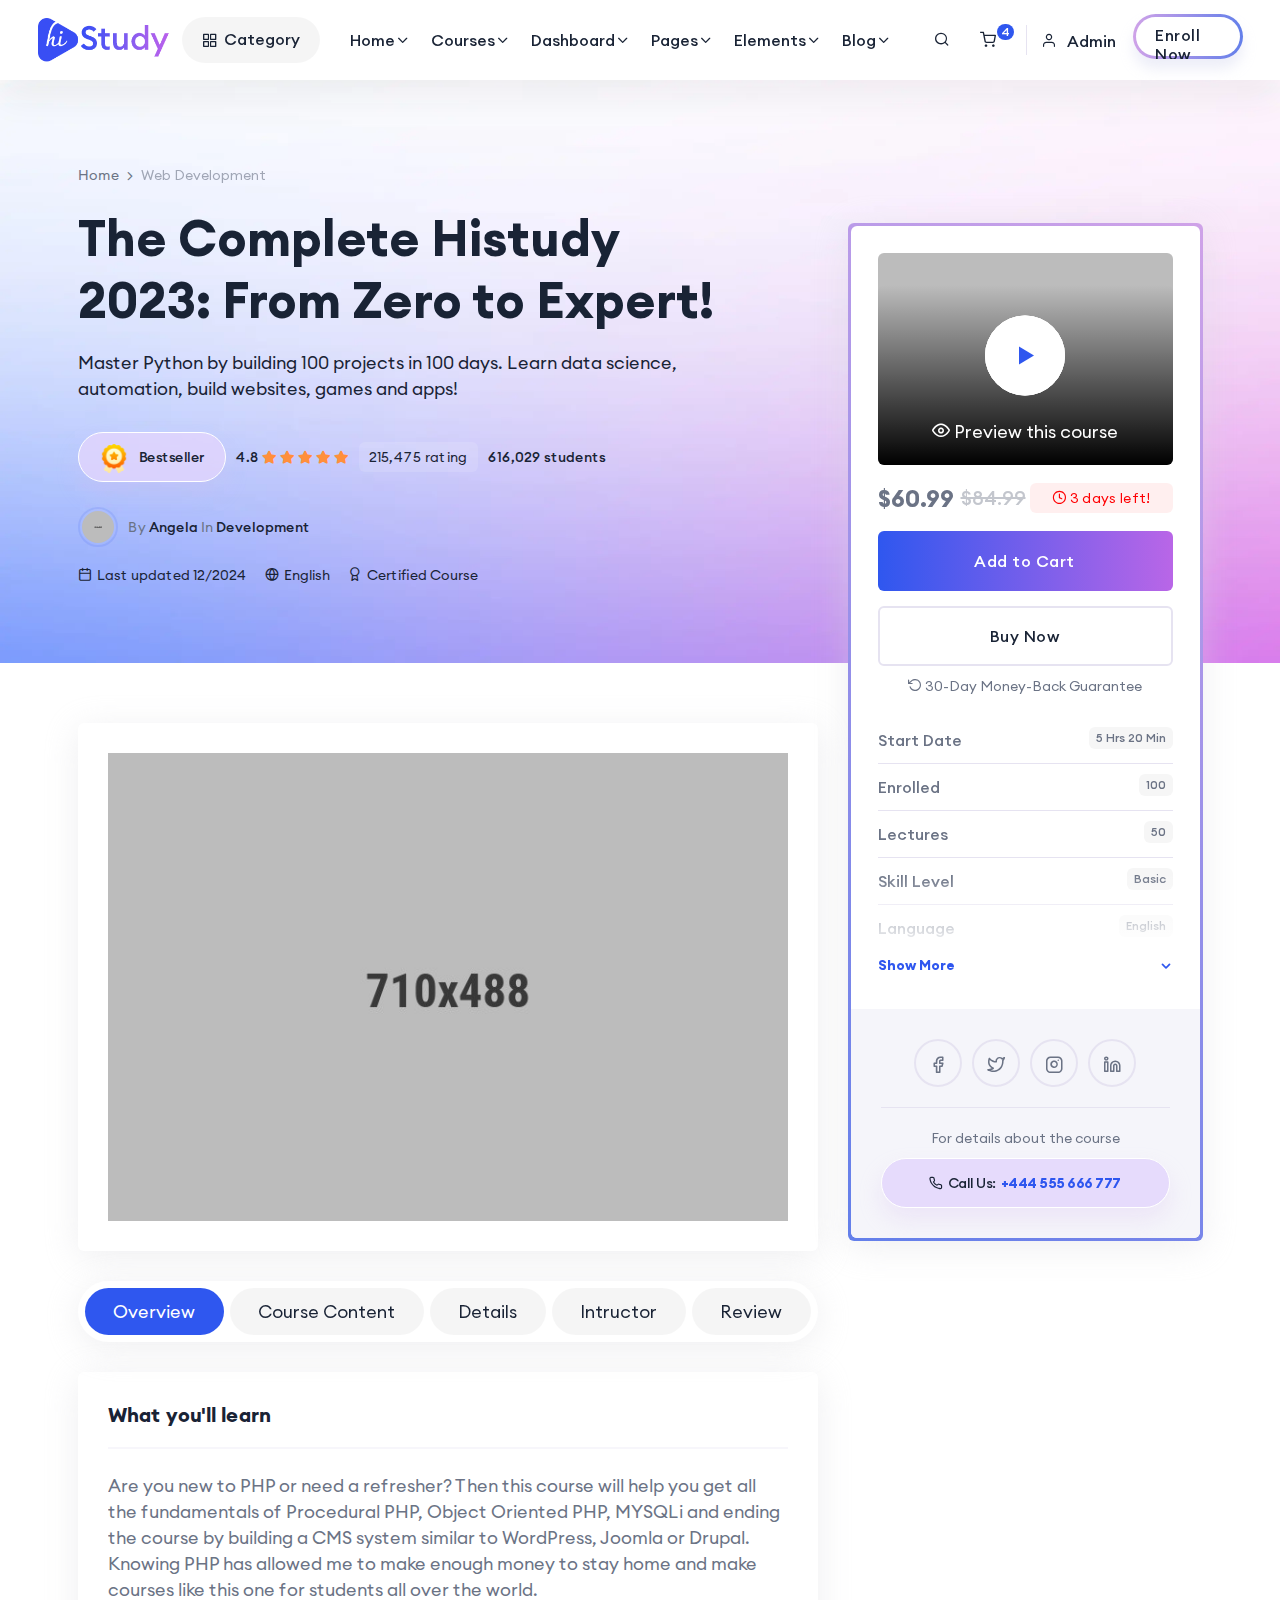
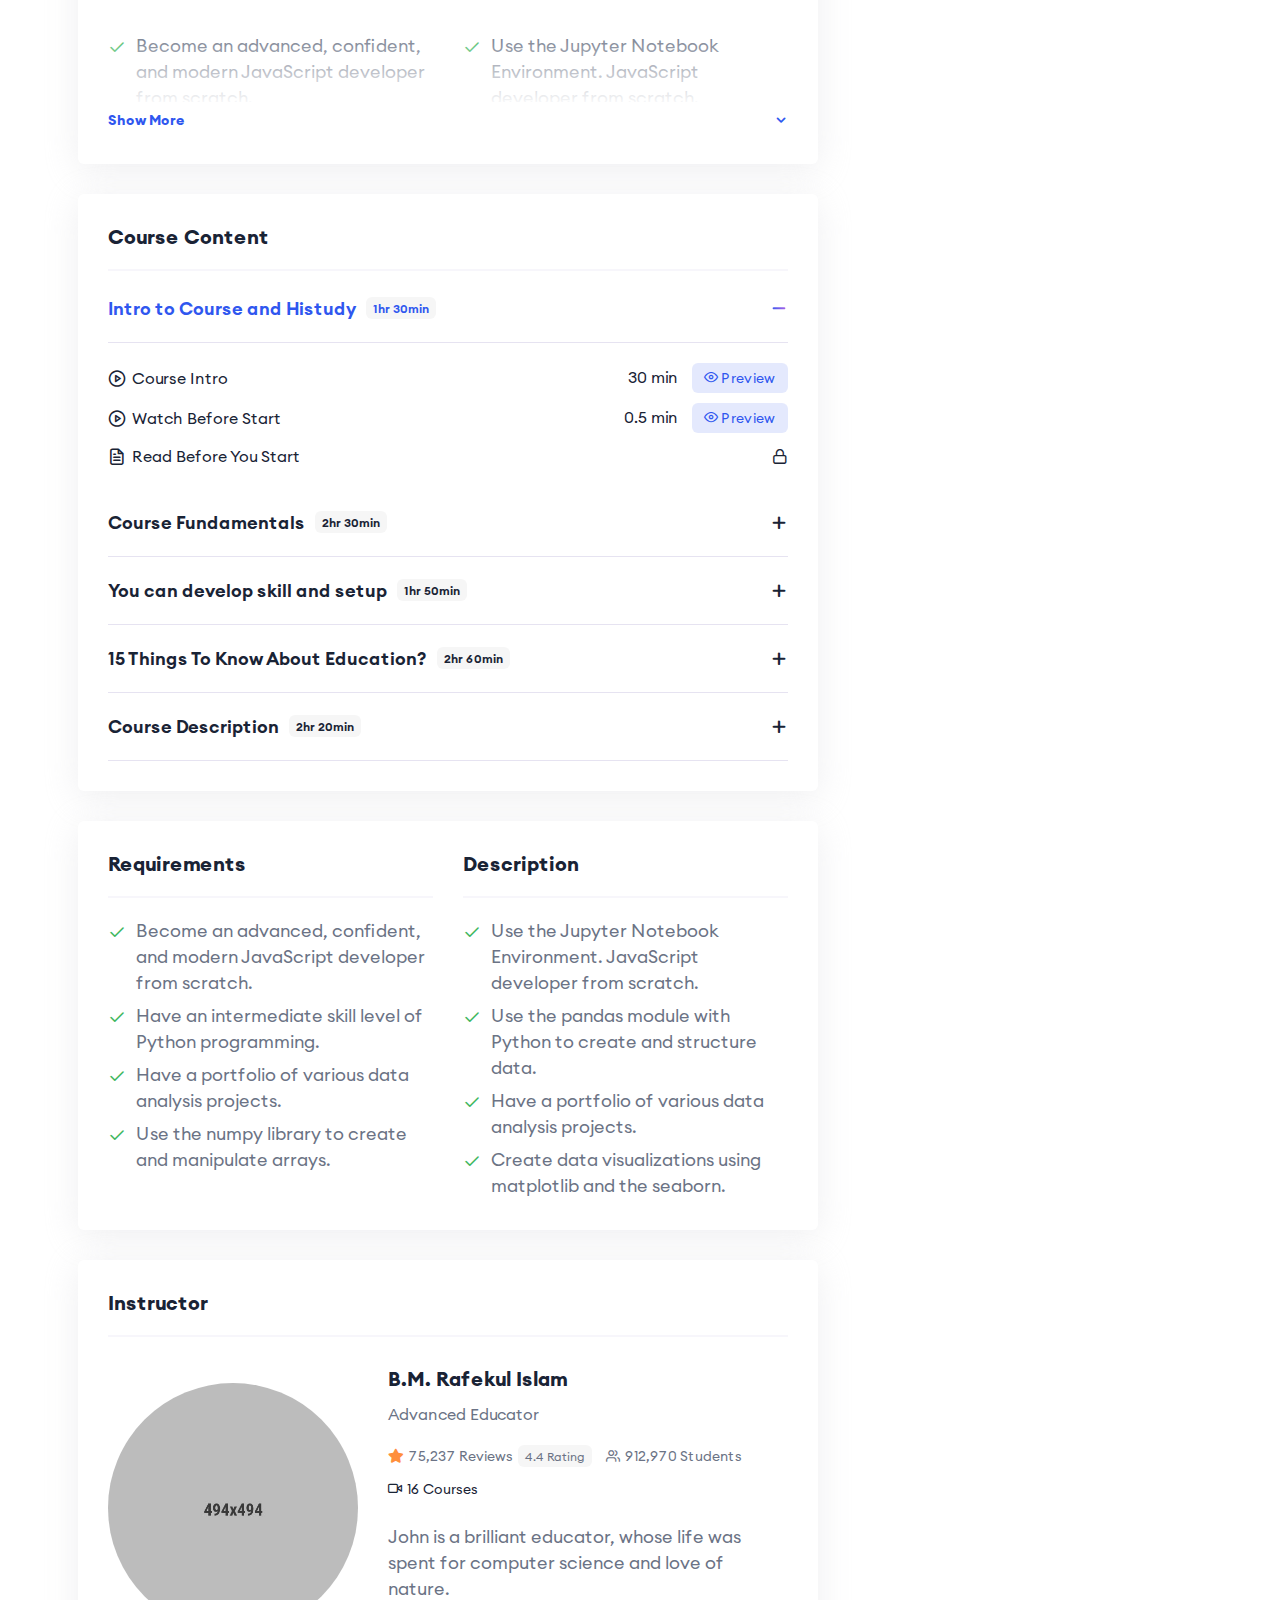
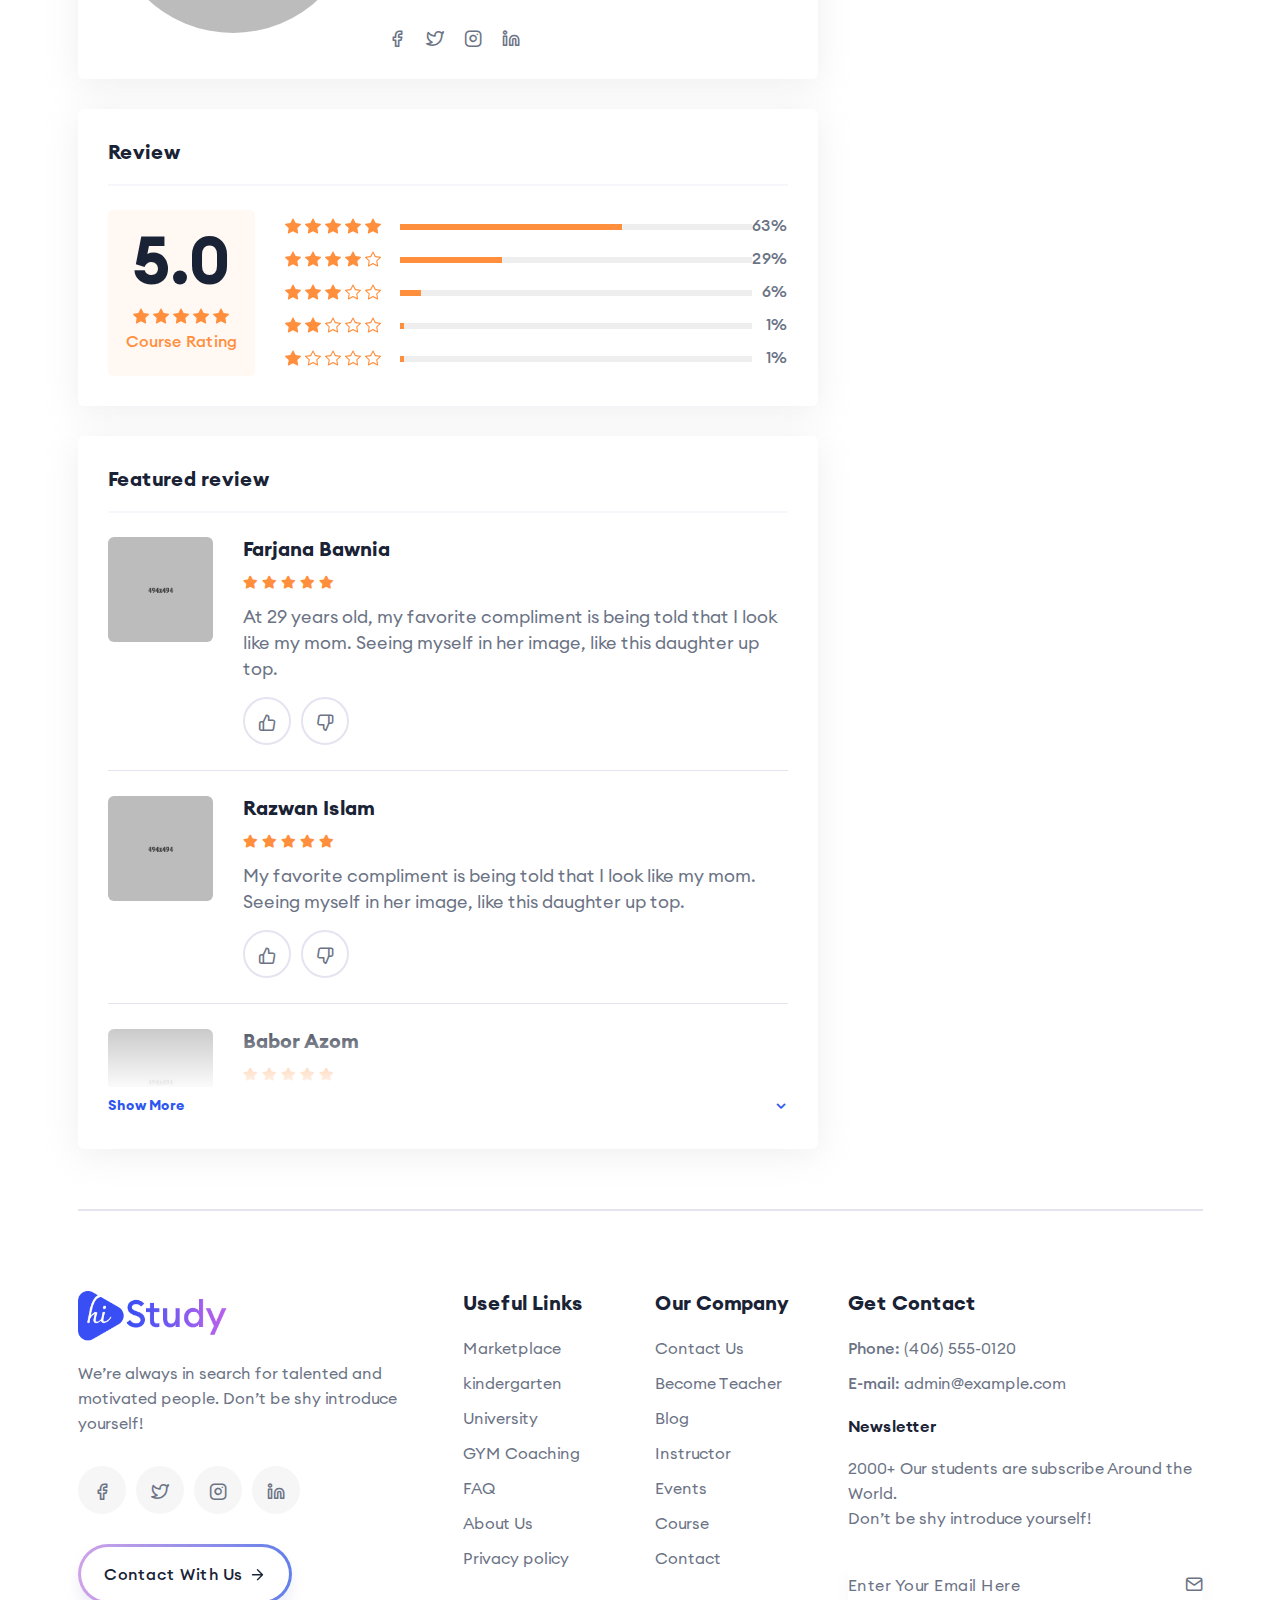
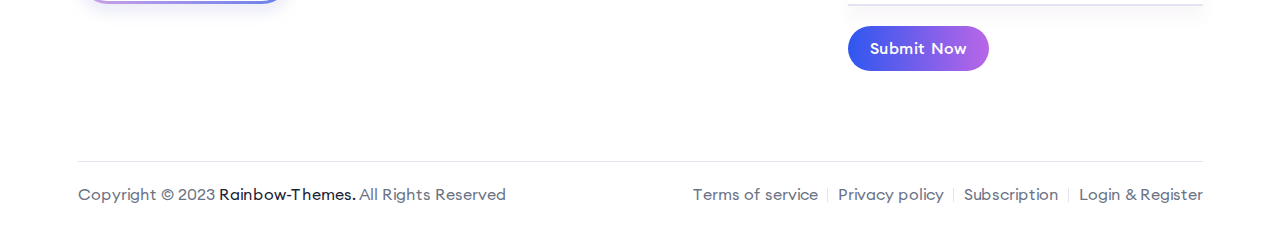
<file: g2-course-details.html>
<!DOCTYPE html>
<html lang="en">

<head>
    <meta charset="utf-8">
    <meta http-equiv="x-ua-compatible" content="ie=edge">
    <title>Course Details - Online Courses & Education Bootstrap5 Template</title>
    <meta name="robots" content="noindex, follow" />
    <meta name="description" content="">
    <meta name="viewport" content="width=device-width, initial-scale=1, shrink-to-fit=no">

    <!-- Favicon -->
    <link rel="shortcut icon" type="image/x-icon" href="assets/images/favicon.png">

    <!-- CSS
	============================================ -->
    <link rel="stylesheet" href="assets/css/vendor/bootstrap.min.css">
    <link rel="stylesheet" href="assets/css/vendor/slick.css">
    <link rel="stylesheet" href="assets/css/vendor/slick-theme.css">
    <link rel="stylesheet" href="assets/css/plugins/sal.css">
    <link rel="stylesheet" href="assets/css/plugins/feather.css">
    <link rel="stylesheet" href="assets/css/plugins/fontawesome.min.css">
    <link rel="stylesheet" href="assets/css/plugins/euclid-circulara.css">
    <link rel="stylesheet" href="assets/css/plugins/swiper.css">
    <link rel="stylesheet" href="assets/css/plugins/magnify.css">
    <link rel="stylesheet" href="assets/css/plugins/odometer.css">
    <link rel="stylesheet" href="assets/css/plugins/animation.css">
    <link rel="stylesheet" href="assets/css/plugins/bootstrap-select.min.css">
    <link rel="stylesheet" href="assets/css/plugins/jquery-ui.css">
    <link rel="stylesheet" href="assets/css/plugins/magnigy-popup.min.css">
    <link rel="stylesheet" href="assets/css/plugins/plyr.css">
    <link rel="stylesheet" href="assets/css/style.css">
</head>

<body>

    <!-- Start Header Area -->
    <header class="rbt-header rbt-header-10">
        <div class="rbt-sticky-placeholder"></div>
        <!-- Start Header Top  -->

        <!-- End Header Top  -->
        <div class="rbt-header-wrapper header-space-betwween header-sticky">
            <div class="container-fluid">
                <div class="mainbar-row rbt-navigation-center align-items-center">
                    <div class="header-left rbt-header-content">
                        <div class="header-info">
                            <div class="logo">
                                <a href="index.html">
                                    <img src="assets/images/logo/logo.png" alt="Education Logo Images">
                                </a>
                            </div>
                        </div>
                        <div class="header-info">
                            <div class="rbt-category-menu-wrapper">
                                <div class="rbt-category-btn rbt-side-offcanvas-activation">
                                    <div class="rbt-offcanvas-trigger md-size icon">
                                        <span class="d-none d-xl-block">
                                    <i class="feather-grid"></i>
                                </span>
                                        <i title="Category" class="feather-grid d-block d-xl-none"></i>
                                    </div>
                                    <span class="category-text d-none d-xl-block">Category</span>
                                </div>

                                <div class="category-dropdown-menu d-none d-xl-block">
                                    <div class="category-menu-item">
                                        <div class="rbt-vertical-nav">
                                            <ul class="rbt-vertical-nav-list-wrapper vertical-nav-menu">
                                                <li class="vertical-nav-item active">
                                                    <a href="#tab1">Course School</a>
                                                </li>
                                                <li class="vertical-nav-item">
                                                    <a href="#tab2">Online School</a>
                                                </li>
                                                <li class="vertical-nav-item">
                                                    <a href="#tab3">kindergarten</a>
                                                </li>
                                                <li class="vertical-nav-item">
                                                    <a href="#tab4">Classic LMS</a>
                                                </li>
                                            </ul>
                                        </div>
                                        <div class="rbt-vertical-nav-content">
                                            <!-- Start One Item  -->
                                            <div class="rbt-vertical-inner tab-content" id="tab1" style="display: block">
                                                <div class="rbt-vertical-single">
                                                    <div class="row">
                                                        <div class="col-lg-6 col-sm-6 col-6">
                                                            <div class="vartical-nav-content-menu">
                                                                <h3 class="rbt-short-title">Course Title</h3>
                                                                <ul class="rbt-vertical-nav-list-wrapper">
                                                                    <li><a href="#">Web Design</a></li>
                                                                    <li><a href="#">Art</a></li>
                                                                    <li><a href="#">Figma</a></li>
                                                                    <li><a href="#">Adobe</a></li>
                                                                </ul>
                                                            </div>
                                                        </div>
                                                        <div class="col-lg-6 col-sm-6 col-6">
                                                            <div class="vartical-nav-content-menu">
                                                                <h3 class="rbt-short-title">Course Title</h3>
                                                                <ul class="rbt-vertical-nav-list-wrapper">
                                                                    <li><a href="#">Photo</a></li>
                                                                    <li><a href="#">English</a></li>
                                                                    <li><a href="#">Math</a></li>
                                                                    <li><a href="#">Read</a></li>
                                                                </ul>
                                                            </div>
                                                        </div>
                                                    </div>
                                                </div>
                                            </div>
                                            <!-- End One Item  -->

                                            <!-- Start One Item  -->
                                            <div class="rbt-vertical-inner tab-content" id="tab2">
                                                <div class="rbt-vertical-single">
                                                    <div class="row">
                                                        <div class="col-lg-6">
                                                            <div class="vartical-nav-content-menu">
                                                                <h3 class="rbt-short-title">Course Title</h3>
                                                                <ul class="rbt-vertical-nav-list-wrapper">
                                                                    <li><a href="#">Photo</a></li>
                                                                    <li><a href="#">English</a></li>
                                                                    <li><a href="#">Math</a></li>
                                                                    <li><a href="#">Read</a></li>
                                                                </ul>
                                                            </div>
                                                        </div>
                                                        <div class="col-lg-6">
                                                            <div class="vartical-nav-content-menu">
                                                                <h3 class="rbt-short-title">Course Title</h3>
                                                                <ul class="rbt-vertical-nav-list-wrapper">
                                                                    <li><a href="#">Web Design</a></li>
                                                                    <li><a href="#">Art</a></li>
                                                                    <li><a href="#">Figma</a></li>
                                                                    <li><a href="#">Adobe</a></li>
                                                                </ul>
                                                            </div>
                                                        </div>
                                                    </div>
                                                </div>
                                            </div>
                                            <!-- End One Item  -->

                                            <!-- Start One Item  -->
                                            <div class="rbt-vertical-inner tab-content" id="tab3">
                                                <div class="rbt-vertical-single">
                                                    <div class="row">
                                                        <div class="col-lg-12">
                                                            <div class="vartical-nav-content-menu">
                                                                <h3 class="rbt-short-title">Course Title</h3>
                                                                <ul class="rbt-vertical-nav-list-wrapper">
                                                                    <li><a href="#">Photo</a></li>
                                                                    <li><a href="#">English</a></li>
                                                                    <li><a href="#">Math</a></li>
                                                                </ul>
                                                                <div class="read-more-btn">
                                                                    <a class="rbt-btn-link" href="#">Learn More<i
                                                                    class="feather-arrow-right"></i></a>
                                                                </div>
                                                            </div>
                                                        </div>
                                                    </div>
                                                </div>
                                            </div>
                                            <!-- End One Item  -->

                                            <!-- Start One Item  -->
                                            <div class="rbt-vertical-inner tab-content" id="tab4">
                                                <div class="rbt-vertical-single">
                                                    <div class="row">
                                                        <div class="col-lg-12">
                                                            <div class="vartical-nav-content-menu">
                                                                <h3 class="rbt-short-title">Course Title</h3>
                                                                <ul class="rbt-vertical-nav-list-wrapper">
                                                                    <li><a href="#">Photo</a></li>
                                                                    <li><a href="#">English</a></li>
                                                                    <li><a href="#">Math</a></li>
                                                                    <li><a href="#">Read</a></li>
                                                                </ul>
                                                            </div>
                                                        </div>
                                                    </div>
                                                </div>
                                            </div>
                                            <!-- End One Item  -->

                                        </div>
                                    </div>
                                </div>
                            </div>
                        </div>
                    </div>

                    <div class="rbt-main-navigation d-none d-xl-block">
                        <nav class="mainmenu-nav">
                            <ul class="mainmenu">
                                <li class="with-megamenu has-menu-child-item position-static">
                                    <a href="#">Home <i class="feather-chevron-down"></i></a>
                                    <!-- Start Mega Menu  -->
                                    <div class="rbt-megamenu menu-skin-dark">
                                        <div class="wrapper">
                                            <div class="row row--15 home-plesentation-wrapper single-dropdown-menu-presentation">

                                                <!-- Start Single Demo  -->
                                                <div class="col-lg-12 col-xl-2 col-xxl-2 col-md-12 col-sm-12 col-12 single-mega-item">
                                                    <div class="demo-single">
                                                        <div class="inner">
                                                            <div class="thumbnail">
                                                                <a href="01-main-demo.html"><img src="assets/images/splash/demo/h1.jpg" alt="Demo Images"></a>
                                                            </div>
                                                            <div class="content">
                                                                <h4 class="title"><a href="01-main-demo.html">Home Demo <span class="btn-icon"><i class="feather-arrow-right"></i></span></a></h4>
                                                            </div>
                                                        </div>
                                                    </div>
                                                </div>
                                                <!-- End Single Demo  -->

                                                <!-- Start Single Demo  -->
                                                <div class="col-lg-12 col-xl-2 col-xxl-2 col-md-12 col-sm-12 col-12 single-mega-item">
                                                    <div class="demo-single">
                                                        <div class="inner">
                                                            <div class="thumbnail">
                                                                <a href="12-marketplace.html"><img src="assets/images/splash/demo/h12.jpg" alt="Demo Images"></a>
                                                            </div>
                                                            <div class="content">
                                                                <h4 class="title"><a href="12-marketplace.html">Marketplace <span class="btn-icon"><i class="feather-arrow-right"></i></span></a></h4>
                                                            </div>
                                                        </div>
                                                    </div>
                                                </div>
                                                <!-- End Single Demo  -->
                                                <!-- Start Single Demo  -->
                                                <div class="col-lg-12 col-xl-2 col-xxl-2 col-md-12 col-sm-12 col-12 single-mega-item">
                                                    <div class="demo-single">
                                                        <div class="inner">
                                                            <div class="thumbnail">
                                                                <a href="04-kindergarten.html"><img src="assets/images/splash/demo/h4.jpg" alt="Demo Images"></a>
                                                            </div>
                                                            <div class="content">
                                                                <h4 class="title"><a href="04-kindergarten.html">kindergarten <span class="btn-icon"><i class="feather-arrow-right"></i></span></a></h4>
                                                            </div>
                                                        </div>
                                                    </div>
                                                </div>
                                                <!-- End Single Demo  -->
                                                <!-- Start Single Demo  -->
                                                <div class="col-lg-12 col-xl-2 col-xxl-2 col-md-12 col-sm-12 col-12 single-mega-item">
                                                    <div class="demo-single">
                                                        <div class="inner">
                                                            <div class="thumbnail">
                                                                <a href="13-university-classic.html"><img src="assets/images/splash/demo/h13.jpg" alt="Demo Images"></a>
                                                            </div>
                                                            <div class="content">
                                                                <h4 class="title"><a href="13-university-classic.html">University Classic <span class="btn-icon"><i class="feather-arrow-right"></i></span></a></h4>
                                                            </div>
                                                        </div>
                                                    </div>
                                                </div>
                                                <!-- End Single Demo  -->

                                                <!-- Start Single Demo  -->
                                                <div class="col-lg-12 col-xl-2 col-xxl-2 col-md-12 col-sm-12 col-12 single-mega-item">
                                                    <div class="demo-single">
                                                        <div class="inner">
                                                            <div class="thumbnail">
                                                                <a href="14-home-elegant.html"><img src="assets/images/splash/demo/h14.jpg" alt="Demo Images"></a>
                                                            </div>
                                                            <div class="content">
                                                                <h4 class="title"><a href="14-home-elegant.html">Home Elegant <span class="btn-icon"><i class="feather-arrow-right"></i></span></a></h4>
                                                            </div>
                                                        </div>
                                                    </div>
                                                </div>
                                                <!-- End Single Demo  -->

                                                <!-- Start Single Demo  -->
                                                <div class="col-lg-12 col-xl-2 col-xxl-2 col-md-12 col-sm-12 col-12 single-mega-item">
                                                    <div class="demo-single">
                                                        <div class="inner">
                                                            <div class="thumbnail">
                                                                <a href="09-gym-coaching.html"><img src="assets/images/splash/demo/h9.jpg" alt="Demo Images"></a>
                                                            </div>
                                                            <div class="content">
                                                                <h4 class="title"><a href="09-gym-coaching.html">Gym Coaching <span class="btn-icon"><i class="feather-arrow-right"></i></span></a></h4>
                                                            </div>
                                                        </div>
                                                    </div>
                                                </div>
                                                <!-- End Single Demo  -->

                                                <!-- Start Single Demo  -->
                                                <div class="col-lg-12 col-xl-2 col-xxl-2 col-md-12 col-sm-12 col-12 single-mega-item">
                                                    <div class="demo-single">
                                                        <div class="inner">
                                                            <div class="thumbnail">
                                                                <a href="03-online-school.html"><img src="assets/images/splash/demo/h3.jpg" alt="Demo Images"></a>
                                                            </div>
                                                            <div class="content">
                                                                <h4 class="title"><a href="03-online-school.html">Online School <span class="btn-icon"><i class="feather-arrow-right"></i></span></a></h4>
                                                            </div>
                                                        </div>
                                                    </div>
                                                </div>
                                                <!-- End Single Demo  -->

                                                <!-- Start Single Demo  -->
                                                <div class="col-lg-12 col-xl-2 col-xxl-2 col-md-12 col-sm-12 col-12 single-mega-item">
                                                    <div class="demo-single">
                                                        <div class="inner">
                                                            <div class="thumbnail">
                                                                <a href="06-university-status.html"><img src="assets/images/splash/demo/h6.jpg" alt="Demo Images"></a>
                                                            </div>
                                                            <div class="content">
                                                                <h4 class="title"><a href="06-university-status.html">University Status <span class="btn-icon"><i class="feather-arrow-right"></i></span></a></h4>
                                                            </div>
                                                        </div>
                                                    </div>
                                                </div>
                                                <!-- End Single Demo  -->

                                                <!-- Start Single Demo  -->
                                                <div class="col-lg-12 col-xl-2 col-xxl-2 col-md-12 col-sm-12 col-12 single-mega-item">
                                                    <div class="demo-single">
                                                        <div class="inner">
                                                            <div class="thumbnail">
                                                                <a href="15-home-technology.html"><img src="assets/images/splash/demo/h15.jpg" alt="Demo Images"></a>
                                                            </div>
                                                            <div class="content">
                                                                <h4 class="title"><a href="15-home-technology.html">Home Technology <span class="btn-icon"><i class="feather-arrow-right"></i></span></a></h4>
                                                            </div>
                                                        </div>
                                                    </div>
                                                </div>
                                                <!-- End Single Demo  -->

                                                <!-- Start Single Demo  -->
                                                <div class="col-lg-12 col-xl-2 col-xxl-2 col-md-12 col-sm-12 col-12 single-mega-item">
                                                    <div class="demo-single">
                                                        <div class="inner">
                                                            <div class="thumbnail">
                                                                <a href="07-instructor-portfolio.html"><img src="assets/images/splash/demo/h7.jpg" alt="Demo Images"></a>
                                                            </div>
                                                            <div class="content">
                                                                <h4 class="title"><a href="07-instructor-portfolio.html">Instructor Portfolio <span class="btn-icon"><i class="feather-arrow-right"></i></span></a></h4>
                                                            </div>
                                                        </div>
                                                    </div>
                                                </div>
                                                <!-- End Single Demo  -->

                                                <!-- Start Single Demo  -->
                                                <div class="col-lg-12 col-xl-2 col-xxl-2 col-md-12 col-sm-12 col-12 single-mega-item">
                                                    <div class="demo-single">
                                                        <div class="inner">
                                                            <div class="thumbnail">
                                                                <a href="08-language-academy.html"><img src="assets/images/splash/demo/h8.jpg" alt="Demo Images"></a>
                                                            </div>
                                                            <div class="content">
                                                                <h4 class="title"><a href="08-language-academy.html">Language Academy <span class="btn-icon"><i class="feather-arrow-right"></i></span></a></h4>
                                                            </div>
                                                        </div>
                                                    </div>
                                                </div>
                                                <!-- End Single Demo  -->

                                                <!-- Start Single Demo  -->
                                                <div class="col-lg-12 col-xl-2 col-xxl-2 col-md-12 col-sm-12 col-12 single-mega-item">
                                                    <div class="demo-single">
                                                        <div class="inner">
                                                            <div class="thumbnail">
                                                                <a href="11-single-course.html"><img src="assets/images/splash/demo/h11.jpg" alt="Demo Images"></a>
                                                            </div>
                                                            <div class="content">
                                                                <h4 class="title"><a href="11-single-course.html">Single Course <span class="btn-icon"><i class="feather-arrow-right"></i></span></a></h4>
                                                            </div>
                                                        </div>
                                                    </div>
                                                </div>
                                                <!-- End Single Demo  -->

                                                <!-- Start Single Demo  -->
                                                <div class="col-lg-12 col-xl-2 col-xxl-2 col-md-12 col-sm-12 col-12 single-mega-item">
                                                    <div class="demo-single">
                                                        <div class="inner">
                                                            <div class="thumbnail">
                                                                <a href="10-online-course.html"><img src="assets/images/splash/demo/h10.jpg" alt="Demo Images"></a>
                                                            </div>
                                                            <div class="content">
                                                                <h4 class="title"><a href="10-online-course.html">Online Course <span class="btn-icon"><i class="feather-arrow-right"></i></span></a></h4>
                                                            </div>
                                                        </div>
                                                    </div>
                                                </div>
                                                <!-- End Single Demo  -->

                                                <!-- Start Single Demo  -->
                                                <div class="col-lg-12 col-xl-2 col-xxl-2 col-md-12 col-sm-12 col-12 single-mega-item">
                                                    <div class="demo-single">
                                                        <div class="inner">
                                                            <div class="thumbnail">
                                                                <a href="05-classic-lms.html"><img src="assets/images/splash/demo/h5.jpg" alt="Demo Images"></a>
                                                            </div>
                                                            <div class="content">
                                                                <h4 class="title"><a href="05-classic-lms.html">Classic Lms <span class="btn-icon"><i class="feather-arrow-right"></i></span></a></h4>
                                                            </div>
                                                        </div>
                                                    </div>
                                                </div>
                                                <!-- End Single Demo  -->

                                                <!-- Start Single Demo  -->
                                                <div class="col-lg-12 col-xl-2 col-xxl-2 col-md-12 col-sm-12 col-12 single-mega-item">
                                                    <div class="demo-single">
                                                        <div class="inner">
                                                            <div class="thumbnail">
                                                                <a href="02-course-school.html"><img src="assets/images/splash/demo/h2.jpg" alt="Demo Images"></a>
                                                            </div>
                                                            <div class="content">
                                                                <h4 class="title"><a href="02-course-school.html">Course School <span class="btn-icon"><i class="feather-arrow-right"></i></span></a></h4>
                                                            </div>
                                                        </div>
                                                    </div>
                                                </div>
                                                <!-- End Single Demo  -->

                                                <!-- Start Single Demo  -->
                                                <div class="col-lg-12 col-xl-2 col-xxl-2 col-md-12 col-sm-12 col-12 single-mega-item coming-soon">
                                                    <div class="demo-single">
                                                        <div class="inner">
                                                            <div class="thumbnail">
                                                                <a href="#"><img src="assets/images/splash/demo/coming-soon-1.png" alt="Demo Images"></a>
                                                            </div>
                                                            <div class="content">
                                                                <h4 class="title"><a href="#">Coming Soon <span class="btn-icon"><i class="feather-arrow-right"></i></span></a></h4>
                                                            </div>
                                                        </div>
                                                    </div>
                                                </div>
                                                <!-- End Single Demo  -->

                                                <!-- Start Single Demo  -->
                                                <div class="col-lg-12 col-xl-2 col-xxl-2 col-md-12 col-sm-12 col-12 single-mega-item coming-soon">
                                                    <div class="demo-single">
                                                        <div class="inner">
                                                            <div class="thumbnail">
                                                                <a href="#"><img src="assets/images/splash/demo/coming-soon-2.png" alt="Demo Images"></a>
                                                            </div>
                                                            <div class="content">
                                                                <h4 class="title"><a href="#">Coming Soon 2 <span class="btn-icon"><i class="feather-arrow-right"></i></span></a></h4>
                                                            </div>
                                                        </div>
                                                    </div>
                                                </div>
                                                <!-- End Single Demo  -->

                                                <!-- Start Single Demo  -->
                                                <div class="col-lg-12 col-xl-2 col-xxl-2 col-md-12 col-sm-12 col-12 single-mega-item coming-soon">
                                                    <div class="demo-single">
                                                        <div class="inner">
                                                            <div class="thumbnail">
                                                                <a href="#"><img src="assets/images/splash/demo/coming-soon-3.png" alt="Demo Images"></a>
                                                            </div>
                                                            <div class="content">
                                                                <h4 class="title"><a href="#">Coming Soon 3 <span class="btn-icon"><i class="feather-arrow-right"></i></span></a></h4>
                                                            </div>
                                                        </div>
                                                    </div>
                                                </div>
                                                <!-- End Single Demo  -->
                                            </div>

                                            <div class="load-demo-btn text-center">
                                                <a class="rbt-btn-link color-white" href="#">Scroll to view more <svg xmlns="http://www.w3.org/2000/svg" width="16" height="16" fill="currentColor" class="bi bi-arrow-down-up" viewBox="0 0 16 16">
                                                        <path fill-rule="evenodd" d="M11.5 15a.5.5 0 0 0 .5-.5V2.707l3.146 3.147a.5.5 0 0 0 .708-.708l-4-4a.5.5 0 0 0-.708 0l-4 4a.5.5 0 1 0 .708.708L11 2.707V14.5a.5.5 0 0 0 .5.5zm-7-14a.5.5 0 0 1 .5.5v11.793l3.146-3.147a.5.5 0 0 1 .708.708l-4 4a.5.5 0 0 1-.708 0l-4-4a.5.5 0 0 1 .708-.708L4 13.293V1.5a.5.5 0 0 1 .5-.5z" />
                                                    </svg></a>
                                            </div>
                                        </div>
                                    </div>
                                    <!-- End Mega Menu  -->
                                </li>

                                <li class="with-megamenu has-menu-child-item">
                                    <a href="#">Courses <i class="feather-chevron-down"></i></a>
                                    <!-- Start Mega Menu  -->
                                    <div class="rbt-megamenu grid-item-2">
                                        <div class="wrapper">
                                            <div class="row">
                                                <div class="col-lg-12">
                                                    <div class="mega-top-banner">
                                                        <div class="content">
                                                            <h4 class="title">Developer hub</h4>
                                                            <p class="description">Start building fast, with code samples, key resources and more.</p>
                                                        </div>
                                                    </div>
                                                </div>
                                            </div>
                                            <div class="row row--15">
                                                <div class="col-lg-12 col-xl-6 col-xxl-6 single-mega-item">
                                                    <h3 class="rbt-short-title">Course Layout</h3>
                                                    <ul class="mega-menu-item">
                                                        <li><a href="course-filter-one-toggle.html">Filter One Toggle</a></li>
                                                        <li><a href="course-filter-one-open.html">Filter One Open</a></li>
                                                        <li><a href="course-filter-two-toggle.html">Filter Two Toggle</a></li>
                                                        <li><a href="course-filter-two-open.html">Filter Two Open</a></li>
                                                        <li><a href="course-with-tab.html">Course With Tab</a></li>
                                                        <li><a href="course-with-tab-two.html">Course With Tab Two</a></li>
                                                        <li><a href="course-card-2.html">Course Card Two</a></li>
                                                    </ul>
                                                </div>
                                                <div class="col-lg-12 col-xl-6 col-xxl-6 single-mega-item">
                                                    <h3 class="rbt-short-title">Course Layout</h3>
                                                    <ul class="mega-menu-item">
                                                        <li><a href="course-card-3.html">Course Card Three</a></li>
                                                        <li><a href="course-masonry.html">Course Masonry</a></li>
                                                        <li><a href="course-with-sidebar.html">Course With Sidebar</a></li>
                                                        <li><a href="course-details.html">Course Details</a></li>
                                                        <li><a href="course-details-2.html">Course Details Two</a></li>
                                                        <li><a href="lesson.html">Course Lesson <span class="rbt-badge-card">New</span></a></li>
                                                        <li><a href="create-course.html">Create Course <span class="rbt-badge-card">New</span></a></li>
                                                    </ul>
                                                </div>
                                            </div>
                                            <div class="row">
                                                <div class="col-lg-12">
                                                    <ul class="nav-quick-access">
                                                        <li><a href="#"><i class="feather-folder-minus"></i> Quick Start Guide</a></li>
                                                        <li><a href="#"><i class="feather-folder-minus"></i> For Open Source</a></li>
                                                        <li><a href="#"><i class="feather-folder-minus"></i> API Status</a></li>
                                                        <li><a href="#"><i class="feather-folder-minus"></i> Support</a></li>
                                                    </ul>
                                                </div>
                                            </div>
                                        </div>
                                    </div>
                                    <!-- End Mega Menu  -->
                                </li>

                                <li class="has-dropdown has-menu-child-item">
                                    <a href="#">Dashboard
                                        <i class="feather-chevron-down"></i>
                                    </a>
                                    <ul class="submenu">
                                        <li class="has-dropdown"><a href="#">Instructor Dashboard</a>
                                            <ul class="submenu">
                                                <li><a href="instructor-dashboard.html">Dashboard</a></li>
                                                <li><a href="instructor-profile.html">Profile</a></li>
                                                <li><a href="instructor-enrolled-courses.html">Enrolled Courses</a></li>
                                                <li><a href="instructor-wishlist.html">Wishlist</a></li>
                                                <li><a href="instructor-reviews.html">Reviews</a></li>
                                                <li><a href="instructor-my-quiz-attempts.html">My Quiz Attempts</a></li>
                                                <li><a href="instructor-order-history.html">Order History</a></li>
                                                <li><a href="instructor-course.html">My Course</a></li>
                                                <li><a href="instructor-announcements.html">Announcements</a></li>
                                                <li><a href="instructor-quiz-attempts.html">Quiz Attempts</a></li>
                                                <li><a href="instructor-assignments.html">Assignments</a></li>
                                                <li><a href="instructor-settings.html">Settings</a></li>
                                            </ul>
                                        </li>
                                        <li class="has-dropdown"><a href="#">Student Dashboard</a>
                                            <ul class="submenu">
                                                <li><a href="student-dashboard.html">Dashboard</a></li>
                                                <li><a href="student-profile.html">Profile</a></li>
                                                <li><a href="student-enrolled-courses.html">Enrolled Courses</a></li>
                                                <li><a href="student-wishlist.html">Wishlist</a></li>
                                                <li><a href="student-reviews.html">Reviews</a></li>
                                                <li><a href="student-my-quiz-attempts.html">My Quiz Attempts</a></li>
                                                <li><a href="student-order-history.html">Order History</a></li>
                                                <li><a href="student-settings.html">Settings</a></li>
                                            </ul>
                                        </li>
                                    </ul>
                                </li>

                                <li class="with-megamenu has-menu-child-item position-static">
                                    <a href="#">Pages <i class="feather-chevron-down"></i></a>
                                    <!-- Start Mega Menu  -->
                                    <div class="rbt-megamenu grid-item-4">
                                        <div class="wrapper">
                                            <div class="row row--15">
                                                <div class="col-lg-12 col-xl-3 col-xxl-3 single-mega-item">
                                                    <h3 class="rbt-short-title">Get Started</h3>
                                                    <ul class="mega-menu-item">
                                                        <li><a href="about-us-01.html">About Us</a></li>
                                                        <li><a href="about-us-02.html">About Us 02</a></li>
                                                        <li><a href="event-grid.html">Event Grid</a></li>
                                                        <li><a href="event-list.html">Event List</a></li>
                                                        <li><a href="event-sidebar.html">Event Sidebar</a></li>
                                                        <li><a href="event-details.html">Event Details</a></li>
                                                        <li><a href="academy-gallery.html">Academy Gallery</a></li>
                                                        <li><a href="admission-guide.html">Admission Guide</a></li>
                                                    </ul>
                                                </div>

                                                <div class="col-lg-12 col-xl-3 col-xxl-3 single-mega-item">
                                                    <h3 class="rbt-short-title">Get Started</h3>
                                                    <ul class="mega-menu-item">
                                                        <li><a href="profile.html">Profile</a></li>
                                                        <li><a href="contact.html">Contact Us</a></li>
                                                        <li><a href="become-a-teacher.html">Become a Teacher</a></li>
                                                        <li><a href="instructor.html">Instructor</a></li>
                                                        <li><a href="faqs.html">FAQS</a></li>
                                                        <li><a href="privacy-policy.html">Privacy Policy</a></li>
                                                        <li><a href="404.html">404 Page</a></li>
                                                        <li><a href="maintenance.html">Maintenance</a></li>
                                                    </ul>
                                                </div>

                                                <div class="col-lg-12 col-xl-3 col-xxl-3 single-mega-item">
                                                    <h3 class="rbt-short-title">Shop Pages</h3>
                                                    <ul class="mega-menu-item">
                                                        <li><a href="shop.html">Shop <span class="rbt-badge-card">Sale Anything</span></a></li>
                                                        <li><a href="single-product.html">Single Product</a></li>
                                                        <li><a href="cart.html">Cart Page</a></li>
                                                        <li><a href="checkout.html">Checkout</a></li>
                                                        <li><a href="wishlist.html">Wishlist Page</a></li>
                                                        <li><a href="my-account.html">My Acount</a></li>
                                                        <li><a href="login.html">Login & Register</a></li>
                                                        <li><a href="subscription.html">Subscription</a></li>
                                                    </ul>
                                                </div>
                                                <div class="col-lg-12 col-xl-3 col-xxl-3 single-mega-item">
                                                    <div class="mega-category-item">
                                                        <!-- Start Single Category  -->
                                                        <div class="nav-category-item">
                                                            <div class="thumbnail">
                                                                <div class="image"><img src="assets/images/course/category-2.png" alt="Course images"></div>
                                                                <a href="course-filter-one-toggle.html">
                                                                    <span>Online Education</span>
                                                                    <i class="feather-chevron-right"></i>
                                                                </a>
                                                            </div>
                                                        </div>
                                                        <!-- End Single Category  -->

                                                        <!-- Start Single Category  -->
                                                        <div class="nav-category-item">
                                                            <div class="thumbnail">
                                                                <div class="image"><img src="assets/images/course/category-1.png" alt="Course images"></div>
                                                                <a href="course-filter-one-toggle.html">
                                                                    <span>Language Club</span>
                                                                    <i class="feather-chevron-right"></i>
                                                                </a>
                                                            </div>
                                                        </div>
                                                        <!-- End Single Category  -->

                                                        <!-- Start Single Category  -->
                                                        <div class="nav-category-item">
                                                            <div class="thumbnail">
                                                                <div class="image"><img src="assets/images/course/category-4.png" alt="Course images"></div>
                                                                <a href="course-filter-one-toggle.html">
                                                                    <span>University Status</span>
                                                                    <i class="feather-chevron-right"></i>
                                                                </a>
                                                            </div>
                                                        </div>
                                                        <!-- End Single Category  -->

                                                        <!-- Start Single Category  -->
                                                        <div class="nav-category-item">
                                                            <div class="thumbnail">
                                                                <a href="course-filter-one-toggle.html">
                                                                    <span>Course School</span>
                                                                    <i class="feather-chevron-right"></i>
                                                                </a>
                                                            </div>
                                                        </div>
                                                        <!-- End Single Category  -->

                                                        <!-- Start Single Category  -->
                                                        <div class="nav-category-item">
                                                            <div class="thumbnail">
                                                                <div class="image"><img src="assets/images/course/category-9.png" alt="Course images"></div>
                                                                <a href="course-filter-one-toggle.html">
                                                                    <span>Academy</span>
                                                                    <i class="feather-chevron-right"></i>
                                                                </a>
                                                            </div>
                                                        </div>
                                                        <!-- End Single Category  -->

                                                    </div>
                                                </div>
                                            </div>
                                        </div>
                                    </div>
                                    <!-- End Mega Menu  -->
                                </li>

                                <li class="with-megamenu has-menu-child-item position-static">
                                    <a href="#">Elements <i class="feather-chevron-down"></i></a>
                                    <!-- Start Mega Menu  -->
                                    <div class="rbt-megamenu grid-item-3">
                                        <div class="wrapper">
                                            <div class="row row--15 single-dropdown-menu-presentation">
                                                <div class="col-lg-4 col-xxl-4 single-mega-item">
                                                    <ul class="mega-menu-item">
                                                        <li><a href="style-guide.html">Style Guide <span class="rbt-badge-card">Hot</span></a></li>
                                                        <li><a href="accordion.html">Accordion</a></li>
                                                        <li><a href="advancetab.html">Advance Tab</a></li>
                                                        <li><a href="brand.html">Brand</a></li>
                                                        <li><a href="button.html">Button</a></li>
                                                        <li><a href="badge.html">Badge</a></li>
                                                        <li><a href="card.html">Card</a></li>
                                                        <li><a href="call-to-action.html">Call To Action</a></li>
                                                    </ul>
                                                </div>

                                                <div class="col-lg-4 col-xxl-4 single-mega-item">
                                                    <ul class="mega-menu-item">
                                                        <li><a href="counterup.html">Counter</a></li>
                                                        <li><a href="category.html">Categories</a></li>
                                                        <li><a href="header.html">Header Style</a></li>
                                                        <li><a href="newsletter.html">Newsletter</a></li>
                                                        <li><a href="team.html">Team</a></li>
                                                        <li><a href="social.html">Social</a></li>
                                                        <li><a href="list-style.html">List Style</a></li>
                                                        <li><a href="gallery.html">Gallery</a></li>
                                                    </ul>
                                                </div>

                                                <div class="col-lg-4 col-xxl-4 single-mega-item">
                                                    <ul class="mega-menu-item">
                                                        <li><a href="pricing.html">Pricing</a></li>
                                                        <li><a href="progressbar.html">Progressbar</a></li>
                                                        <li><a href="testimonial.html">Testimonial</a></li>
                                                        <li><a href="service.html">Service</a></li>
                                                        <li><a href="split.html">Split Area</a></li>
                                                        <li><a href="search.html">Search Style</a></li>
                                                        <li><a href="instagram.html">Instagram Style</a></li>
                                                        <li><a href="#">& More Coming</a></li>

                                                    </ul>
                                                </div>

                                            </div>
                                            <div class="row">
                                                <div class="col-lg-12">
                                                    <div class="btn-wrapper">
                                                        <a class="rbt-btn btn-gradient hover-icon-reverse square btn-xl w-100 text-center mt--30 hover-transform-none" href="#">
                                                            <span class="icon-reverse-wrapper">
                                        <span class="btn-text">Visit Histudy Template</span>
                                                            <span class="btn-icon"><i class="feather-arrow-right"></i></span>
                                                            <span class="btn-icon"><i class="feather-arrow-right"></i></span>
                                                            </span>
                                                        </a>
                                                    </div>
                                                </div>
                                            </div>
                                        </div>
                                    </div>
                                    <!-- End Mega Menu  -->
                                </li>

                                <li class="with-megamenu has-menu-child-item position-static">
                                    <a href="#">Blog <i class="feather-chevron-down"></i></a>
                                    <!-- Start Mega Menu  -->
                                    <div class="rbt-megamenu grid-item-3">
                                        <div class="wrapper">
                                            <div class="row row--15">
                                                <div class="col-lg-12 col-xl-4 col-xxl-4 single-mega-item">
                                                    <h3 class="rbt-short-title">Blog Styles</h3>
                                                    <ul class="mega-menu-item">
                                                        <li><a href="blog-list.html">Blog List</a></li>
                                                        <li><a href="blog.html">Blog Grid</a></li>
                                                        <li><a href="blog-grid-minimal.html">Blog Grid Minimal</a></li>
                                                        <li><a href="blog-with-sidebar.html">Blog With Sidebar</a></li>
                                                        <li><a href="blog-details.html">Blog Details</a></li>
                                                        <li><a href="post-format-standard.html">Post Format Standard</a></li>
                                                        <li><a href="post-format-gallery.html">Post Format Gallery</a></li>
                                                    </ul>
                                                </div>

                                                <div class="col-lg-12 col-xl-4 col-xxl-4 single-mega-item">
                                                    <h3 class="rbt-short-title">Get Started</h3>
                                                    <ul class="mega-menu-item">
                                                        <li><a href="post-format-quote.html">Post Format Quote</a></li>
                                                        <li><a href="post-format-audio.html">Post Format Audio</a></li>
                                                        <li><a href="post-format-video.html">Post Format Video</a></li>
                                                        <li><a href="#">Media Under Title <span class="rbt-badge-card">Coming</span></a></li>
                                                        <li><a href="#">Sticky Sidebar <span class="rbt-badge-card">Coming</span></a></li>
                                                        <li><a href="#">Auto Masonry <span class="rbt-badge-card">Coming</span></a></li>
                                                        <li><a href="#">Meta Overlaid <span class="rbt-badge-card">Coming</span></a></li>
                                                    </ul>
                                                </div>

                                                <div class="col-lg-12 col-xl-4 col-xxl-4 single-mega-item">
                                                    <div class="rbt-ads-wrapper">
                                                        <a class="d-block" href="#"><img src="assets/images/service/mobile-cat.jpg" alt="Education Images"></a>
                                                    </div>
                                                </div>
                                            </div>
                                        </div>
                                    </div>
                                    <!-- End Mega Menu  -->
                                </li>
                            </ul>
                        </nav>
                    </div>

                    <div class="header-right">

                        <!-- Navbar Icons -->
                        <ul class="quick-access">
                            <li class="access-icon">
                                <a class="search-trigger-active rbt-round-btn" href="#">
                                    <i class="feather-search"></i>
                                </a>
                            </li>

                            <li class="access-icon rbt-mini-cart">
                                <a class="rbt-cart-sidenav-activation rbt-round-btn" href="#">
                                    <i class="feather-shopping-cart"></i>
                                    <span class="rbt-cart-count">4</span>
                                </a>
                            </li>

                            <li class="account-access rbt-user-wrapper d-none d-xl-block">
                                <a href="#"><i class="feather-user"></i>Admin</a>
                                <div class="rbt-user-menu-list-wrapper">
                                    <div class="inner">
                                        <div class="rbt-admin-profile">
                                            <div class="admin-thumbnail">
                                                <img src="assets/images/team/avatar.jpg" alt="User Images">
                                            </div>
                                            <div class="admin-info">
                                                <span class="name">Nipa Bali</span>
                                                <a class="rbt-btn-link color-primary" href="profile.html">View Profile</a>
                                            </div>
                                        </div>
                                        <ul class="user-list-wrapper">
                                            <li>
                                                <a href="instructor-dashboard.html">
                                                    <i class="feather-home"></i>
                                                    <span>My Dashboard</span>
                                                </a>
                                            </li>
                                            <li>
                                                <a href="#">
                                                    <i class="feather-bookmark"></i>
                                                    <span>Bookmark</span>
                                                </a>
                                            </li>
                                            <li>
                                                <a href="instructor-enrolled-courses.html">
                                                    <i class="feather-shopping-bag"></i>
                                                    <span>Enrolled Courses</span>
                                                </a>
                                            </li>
                                            <li>
                                                <a href="instructor-wishlist.html">
                                                    <i class="feather-heart"></i>
                                                    <span>Wishlist</span>
                                                </a>
                                            </li>
                                            <li>
                                                <a href="instructor-reviews.html">
                                                    <i class="feather-star"></i>
                                                    <span>Reviews</span>
                                                </a>
                                            </li>
                                            <li>
                                                <a href="instructor-my-quiz-attempts.html">
                                                    <i class="feather-list"></i>
                                                    <span>My Quiz Attempts</span>
                                                </a>
                                            </li>
                                            <li>
                                                <a href="instructor-order-history.html">
                                                    <i class="feather-clock"></i>
                                                    <span>Order History</span>
                                                </a>
                                            </li>
                                            <li>
                                                <a href="instructor-quiz-attempts.html">
                                                    <i class="feather-message-square"></i>
                                                    <span>Question & Answer</span>
                                                </a>
                                            </li>
                                        </ul>
                                        <hr class="mt--10 mb--10">
                                        <ul class="user-list-wrapper">
                                            <li>
                                                <a href="#">
                                                    <i class="feather-book-open"></i>
                                                    <span>Getting Started</span>
                                                </a>
                                            </li>
                                        </ul>
                                        <hr class="mt--10 mb--10">
                                        <ul class="user-list-wrapper">
                                            <li>
                                                <a href="instructor-settings.html">
                                                    <i class="feather-settings"></i>
                                                    <span>Settings</span>
                                                </a>
                                            </li>
                                            <li>
                                                <a href="index.html">
                                                    <i class="feather-log-out"></i>
                                                    <span>Logout</span>
                                                </a>
                                            </li>
                                        </ul>
                                    </div>
                                </div>
                            </li>

                            <li class="access-icon rbt-user-wrapper d-block d-xl-none">
                                <a class="rbt-round-btn" href="#"><i class="feather-user"></i></a>
                                <div class="rbt-user-menu-list-wrapper">
                                    <div class="inner">
                                        <div class="rbt-admin-profile">
                                            <div class="admin-thumbnail">
                                                <img src="assets/images/team/avatar.jpg" alt="User Images">
                                            </div>
                                            <div class="admin-info">
                                                <span class="name">Nipa Bali</span>
                                                <a class="rbt-btn-link color-primary" href="profile.html">View Profile</a>
                                            </div>
                                        </div>
                                        <ul class="user-list-wrapper">
                                            <li>
                                                <a href="instructor-dashboard.html">
                                                    <i class="feather-home"></i>
                                                    <span>My Dashboard</span>
                                                </a>
                                            </li>
                                            <li>
                                                <a href="#">
                                                    <i class="feather-bookmark"></i>
                                                    <span>Bookmark</span>
                                                </a>
                                            </li>
                                            <li>
                                                <a href="instructor-enrolled-courses.html">
                                                    <i class="feather-shopping-bag"></i>
                                                    <span>Enrolled Courses</span>
                                                </a>
                                            </li>
                                            <li>
                                                <a href="instructor-wishlist.html">
                                                    <i class="feather-heart"></i>
                                                    <span>Wishlist</span>
                                                </a>
                                            </li>
                                            <li>
                                                <a href="instructor-reviews.html">
                                                    <i class="feather-star"></i>
                                                    <span>Reviews</span>
                                                </a>
                                            </li>
                                            <li>
                                                <a href="instructor-my-quiz-attempts.html">
                                                    <i class="feather-list"></i>
                                                    <span>My Quiz Attempts</span>
                                                </a>
                                            </li>
                                            <li>
                                                <a href="instructor-order-history.html">
                                                    <i class="feather-clock"></i>
                                                    <span>Order History</span>
                                                </a>
                                            </li>
                                            <li>
                                                <a href="instructor-quiz-attempts.html">
                                                    <i class="feather-message-square"></i>
                                                    <span>Question & Answer</span>
                                                </a>
                                            </li>
                                        </ul>
                                        <hr class="mt--10 mb--10">
                                        <ul class="user-list-wrapper">
                                            <li>
                                                <a href="#">
                                                    <i class="feather-book-open"></i>
                                                    <span>Getting Started</span>
                                                </a>
                                            </li>
                                        </ul>
                                        <hr class="mt--10 mb--10">
                                        <ul class="user-list-wrapper">
                                            <li>
                                                <a href="instructor-settings.html">
                                                    <i class="feather-settings"></i>
                                                    <span>Settings</span>
                                                </a>
                                            </li>
                                            <li>
                                                <a href="index.html">
                                                    <i class="feather-log-out"></i>
                                                    <span>Logout</span>
                                                </a>
                                            </li>
                                        </ul>
                                    </div>
                                </div>
                            </li>

                        </ul>

                        <div class="rbt-btn-wrapper d-none d-xl-block">
                            <a class="rbt-btn rbt-marquee-btn marquee-auto btn-border-gradient radius-round btn-sm hover-transform-none" href="#">
                                <span data-text="Enroll Now">Enroll Now</span>
                            </a>
                        </div>

                        <!-- Start Mobile-Menu-Bar -->
                        <div class="mobile-menu-bar d-block d-xl-none">
                            <div class="hamberger">
                                <button class="hamberger-button rbt-round-btn">
                                    <i class="feather-menu"></i>
                                </button>
                            </div>
                        </div>
                        <!-- Start Mobile-Menu-Bar -->

                    </div>
                </div>
            </div>
            <!-- Start Search Dropdown  -->
            <div class="rbt-search-dropdown">
                <div class="wrapper">
                    <div class="row">
                        <div class="col-lg-12">
                            <form action="#">
                                <input type="text" placeholder="What are you looking for?">
                                <div class="submit-btn">
                                    <a class="rbt-btn btn-gradient btn-md" href="#">Search</a>
                                </div>
                            </form>
                        </div>
                    </div>

                    <div class="rbt-separator-mid">
                        <hr class="rbt-separator m-0">
                    </div>

                    <div class="row g-4 pt--30 pb--60">
                        <div class="col-lg-12">
                            <div class="section-title">
                                <h5 class="rbt-title-style-2">Our Top Course</h5>
                            </div>
                        </div>

                        <!-- Start Single Card  -->
                        <div class="col-lg-3 col-md-4 col-sm-6 col-12">
                            <div class="rbt-card variation-01 rbt-hover">
                                <div class="rbt-card-img">
                                    <a href="course-details.html">
                                        <img src="assets/images/course/course-online-01.jpg" alt="Card image">
                                    </a>
                                </div>
                                <div class="rbt-card-body">
                                    <h5 class="rbt-card-title"><a href="course-details.html">React Js</a>
                                    </h5>
                                    <div class="rbt-review">
                                        <div class="rating">
                                            <i class="fas fa-star"></i>
                                            <i class="fas fa-star"></i>
                                            <i class="fas fa-star"></i>
                                            <i class="fas fa-star"></i>
                                            <i class="fas fa-star"></i>
                                        </div>
                                        <span class="rating-count"> (15 Reviews)</span>
                                    </div>
                                    <div class="rbt-card-bottom">
                                        <div class="rbt-price">
                                            <span class="current-price">$15</span>
                                            <span class="off-price">$25</span>
                                        </div>
                                    </div>
                                </div>
                            </div>
                        </div>
                        <!-- End Single Card  -->

                        <!-- Start Single Card  -->
                        <div class="col-lg-3 col-md-4 col-sm-6 col-12">
                            <div class="rbt-card variation-01 rbt-hover">
                                <div class="rbt-card-img">
                                    <a href="course-details.html">
                                        <img src="assets/images/course/course-online-02.jpg" alt="Card image">
                                    </a>
                                </div>
                                <div class="rbt-card-body">
                                    <h5 class="rbt-card-title"><a href="course-details.html">Java Program</a>
                                    </h5>
                                    <div class="rbt-review">
                                        <div class="rating">
                                            <i class="fas fa-star"></i>
                                            <i class="fas fa-star"></i>
                                            <i class="fas fa-star"></i>
                                            <i class="fas fa-star"></i>
                                            <i class="fas fa-star"></i>
                                        </div>
                                        <span class="rating-count"> (15 Reviews)</span>
                                    </div>
                                    <div class="rbt-card-bottom">
                                        <div class="rbt-price">
                                            <span class="current-price">$10</span>
                                            <span class="off-price">$40</span>
                                        </div>
                                    </div>
                                </div>
                            </div>
                        </div>
                        <!-- End Single Card  -->

                        <!-- Start Single Card  -->
                        <div class="col-lg-3 col-md-4 col-sm-6 col-12">
                            <div class="rbt-card variation-01 rbt-hover">
                                <div class="rbt-card-img">
                                    <a href="course-details.html">
                                        <img src="assets/images/course/course-online-03.jpg" alt="Card image">
                                    </a>
                                </div>
                                <div class="rbt-card-body">
                                    <h5 class="rbt-card-title"><a href="course-details.html">Web Design</a>
                                    </h5>
                                    <div class="rbt-review">
                                        <div class="rating">
                                            <i class="fas fa-star"></i>
                                            <i class="fas fa-star"></i>
                                            <i class="fas fa-star"></i>
                                            <i class="fas fa-star"></i>
                                            <i class="fas fa-star"></i>
                                        </div>
                                        <span class="rating-count"> (15 Reviews)</span>
                                    </div>
                                    <div class="rbt-card-bottom">
                                        <div class="rbt-price">
                                            <span class="current-price">$10</span>
                                            <span class="off-price">$20</span>
                                        </div>
                                    </div>
                                </div>
                            </div>
                        </div>
                        <!-- End Single Card  -->

                        <!-- Start Single Card  -->
                        <div class="col-lg-3 col-md-4 col-sm-6 col-12">
                            <div class="rbt-card variation-01 rbt-hover">
                                <div class="rbt-card-img">
                                    <a href="course-details.html">
                                        <img src="assets/images/course/course-online-04.jpg" alt="Card image">
                                    </a>
                                </div>
                                <div class="rbt-card-body">
                                    <h5 class="rbt-card-title"><a href="course-details.html">Web Design</a>
                                    </h5>
                                    <div class="rbt-review">
                                        <div class="rating">
                                            <i class="fas fa-star"></i>
                                            <i class="fas fa-star"></i>
                                            <i class="fas fa-star"></i>
                                            <i class="fas fa-star"></i>
                                            <i class="fas fa-star"></i>
                                        </div>
                                        <span class="rating-count"> (15 Reviews)</span>
                                    </div>
                                    <div class="rbt-card-bottom">
                                        <div class="rbt-price">
                                            <span class="current-price">$20</span>
                                            <span class="off-price">$40</span>
                                        </div>
                                    </div>
                                </div>
                            </div>
                        </div>
                        <!-- End Single Card  -->
                    </div>

                </div>
            </div>
            <!-- End Search Dropdown  -->
        </div>
        <!-- Start Side Vav -->
        <div class="rbt-offcanvas-side-menu rbt-category-sidemenu">
            <div class="inner-wrapper">
                <div class="inner-top">
                    <div class="inner-title">
                        <h4 class="title">Course Category</h4>
                    </div>
                    <div class="rbt-btn-close">
                        <button class="rbt-close-offcanvas rbt-round-btn"><i class="feather-x"></i></button>
                    </div>
                </div>
                <nav class="side-nav w-100">
                    <ul class="rbt-vertical-nav-list-wrapper vertical-nav-menu">
                        <li class="vertical-nav-item">
                            <a href="#">Course School</a>
                            <div class="vartical-nav-content-menu-wrapper">
                                <div class="vartical-nav-content-menu">
                                    <h3 class="rbt-short-title">Course Title</h3>
                                    <ul class="rbt-vertical-nav-list-wrapper">
                                        <li><a href="#">Web Design</a></li>
                                        <li><a href="#">Art</a></li>
                                        <li><a href="#">Figma</a></li>
                                        <li><a href="#">Adobe</a></li>
                                    </ul>
                                </div>
                                <div class="vartical-nav-content-menu">
                                    <h3 class="rbt-short-title">Course Title</h3>
                                    <ul class="rbt-vertical-nav-list-wrapper">
                                        <li><a href="#">Photo</a></li>
                                        <li><a href="#">English</a></li>
                                        <li><a href="#">Math</a></li>
                                        <li><a href="#">Read</a></li>
                                    </ul>
                                </div>
                            </div>
                        </li>
                        <li class="vertical-nav-item">
                            <a href="#">Online School</a>
                            <div class="vartical-nav-content-menu-wrapper">
                                <div class="vartical-nav-content-menu">
                                    <h3 class="rbt-short-title">Course Title</h3>
                                    <ul class="rbt-vertical-nav-list-wrapper">
                                        <li><a href="#">Photo</a></li>
                                        <li><a href="#">English</a></li>
                                        <li><a href="#">Math</a></li>
                                        <li><a href="#">Read</a></li>
                                    </ul>
                                </div>
                                <div class="vartical-nav-content-menu">
                                    <h3 class="rbt-short-title">Course Title</h3>
                                    <ul class="rbt-vertical-nav-list-wrapper">
                                        <li><a href="#">Web Design</a></li>
                                        <li><a href="#">Art</a></li>
                                        <li><a href="#">Figma</a></li>
                                        <li><a href="#">Adobe</a></li>
                                    </ul>
                                </div>
                            </div>
                        </li>
                        <li class="vertical-nav-item">
                            <a href="#">kindergarten</a>
                            <div class="vartical-nav-content-menu-wrapper">
                                <div class="vartical-nav-content-menu">
                                    <h3 class="rbt-short-title">Course Title</h3>
                                    <ul class="rbt-vertical-nav-list-wrapper">
                                        <li><a href="#">Photo</a></li>
                                        <li><a href="#">English</a></li>
                                        <li><a href="#">Math</a></li>
                                        <li><a href="#">Read</a></li>
                                    </ul>
                                </div>
                            </div>
                        </li>
                        <li class="vertical-nav-item">
                            <a href="#">Classic LMS</a>
                            <div class="vartical-nav-content-menu-wrapper">
                                <div class="vartical-nav-content-menu">
                                    <h3 class="rbt-short-title">Course Title</h3>
                                    <ul class="rbt-vertical-nav-list-wrapper">
                                        <li><a href="#">Web Design</a></li>
                                        <li><a href="#">Art</a></li>
                                        <li><a href="#">Figma</a></li>
                                        <li><a href="#">Adobe</a></li>
                                    </ul>
                                </div>
                            </div>
                        </li>
                    </ul>
                    <div class="read-more-btn">
                        <div class="rbt-btn-wrapper mt--20">
                            <a class="rbt-btn btn-border-gradient radius-round btn-sm hover-transform-none w-100 justify-content-center text-center" href="#">
                                <span>Learn More</span>
                            </a>
                        </div>
                    </div>
                </nav>
                <div class="rbt-offcanvas-footer">

                </div>
            </div>
        </div>
        <!-- End Side Vav -->
        <a class="rbt-close_side_menu" href="javascript:void(0);"></a>
    </header>
    <!-- Mobile Menu Section -->
    <div class="popup-mobile-menu">
        <div class="inner-wrapper">
            <div class="inner-top">
                <div class="content">
                    <div class="logo">
                        <a href="index.html">
                            <img src="assets/images/logo/logo.png" alt="Education Logo Images">
                        </a>
                    </div>
                    <div class="rbt-btn-close">
                        <button class="close-button rbt-round-btn"><i class="feather-x"></i></button>
                    </div>
                </div>
                <p class="description">Histudy is a education website template. You can customize all.</p>
                <ul class="navbar-top-left rbt-information-list justify-content-start">
                    <li>
                        <a href="mailto:hello@example.com"><i class="feather-mail"></i>example@gmail.com</a>
                    </li>
                    <li>
                        <a href="#"><i class="feather-phone"></i>(302) 555-0107</a>
                    </li>
                </ul>
            </div>

            <nav class="mainmenu-nav">
                <ul class="mainmenu">
                    <li class="with-megamenu has-menu-child-item position-static">
                        <a href="#">Home <i class="feather-chevron-down"></i></a>
                        <!-- Start Mega Menu  -->
                        <div class="rbt-megamenu menu-skin-dark">
                            <div class="wrapper">
                                <div class="row row--15 home-plesentation-wrapper single-dropdown-menu-presentation">

                                    <!-- Start Single Demo  -->
                                    <div class="col-lg-12 col-xl-2 col-xxl-2 col-md-12 col-sm-12 col-12 single-mega-item">
                                        <div class="demo-single">
                                            <div class="inner">
                                                <div class="thumbnail">
                                                    <a href="01-main-demo.html"><img src="assets/images/splash/demo/h1.jpg" alt="Demo Images"></a>
                                                </div>
                                                <div class="content">
                                                    <h4 class="title"><a href="01-main-demo.html">Home Demo <span class="btn-icon"><i class="feather-arrow-right"></i></span></a></h4>
                                                </div>
                                            </div>
                                        </div>
                                    </div>
                                    <!-- End Single Demo  -->

                                    <!-- Start Single Demo  -->
                                    <div class="col-lg-12 col-xl-2 col-xxl-2 col-md-12 col-sm-12 col-12 single-mega-item">
                                        <div class="demo-single">
                                            <div class="inner">
                                                <div class="thumbnail">
                                                    <a href="12-marketplace.html"><img src="assets/images/splash/demo/h12.jpg" alt="Demo Images"></a>
                                                </div>
                                                <div class="content">
                                                    <h4 class="title"><a href="12-marketplace.html">Marketplace <span class="btn-icon"><i class="feather-arrow-right"></i></span></a></h4>
                                                </div>
                                            </div>
                                        </div>
                                    </div>
                                    <!-- End Single Demo  -->
                                    <!-- Start Single Demo  -->
                                    <div class="col-lg-12 col-xl-2 col-xxl-2 col-md-12 col-sm-12 col-12 single-mega-item">
                                        <div class="demo-single">
                                            <div class="inner">
                                                <div class="thumbnail">
                                                    <a href="04-kindergarten.html"><img src="assets/images/splash/demo/h4.jpg" alt="Demo Images"></a>
                                                </div>
                                                <div class="content">
                                                    <h4 class="title"><a href="04-kindergarten.html">kindergarten <span class="btn-icon"><i class="feather-arrow-right"></i></span></a></h4>
                                                </div>
                                            </div>
                                        </div>
                                    </div>
                                    <!-- End Single Demo  -->
                                    <!-- Start Single Demo  -->
                                    <div class="col-lg-12 col-xl-2 col-xxl-2 col-md-12 col-sm-12 col-12 single-mega-item">
                                        <div class="demo-single">
                                            <div class="inner">
                                                <div class="thumbnail">
                                                    <a href="13-university-classic.html"><img src="assets/images/splash/demo/h13.jpg" alt="Demo Images"></a>
                                                </div>
                                                <div class="content">
                                                    <h4 class="title"><a href="13-university-classic.html">University Classic <span class="btn-icon"><i class="feather-arrow-right"></i></span></a></h4>
                                                </div>
                                            </div>
                                        </div>
                                    </div>
                                    <!-- End Single Demo  -->

                                    <!-- Start Single Demo  -->
                                    <div class="col-lg-12 col-xl-2 col-xxl-2 col-md-12 col-sm-12 col-12 single-mega-item">
                                        <div class="demo-single">
                                            <div class="inner">
                                                <div class="thumbnail">
                                                    <a href="14-home-elegant.html"><img src="assets/images/splash/demo/h14.jpg" alt="Demo Images"></a>
                                                </div>
                                                <div class="content">
                                                    <h4 class="title"><a href="14-home-elegant.html">Home Elegant <span class="btn-icon"><i class="feather-arrow-right"></i></span></a></h4>
                                                </div>
                                            </div>
                                        </div>
                                    </div>
                                    <!-- End Single Demo  -->

                                    <!-- Start Single Demo  -->
                                    <div class="col-lg-12 col-xl-2 col-xxl-2 col-md-12 col-sm-12 col-12 single-mega-item">
                                        <div class="demo-single">
                                            <div class="inner">
                                                <div class="thumbnail">
                                                    <a href="09-gym-coaching.html"><img src="assets/images/splash/demo/h9.jpg" alt="Demo Images"></a>
                                                </div>
                                                <div class="content">
                                                    <h4 class="title"><a href="09-gym-coaching.html">Gym Coaching <span class="btn-icon"><i class="feather-arrow-right"></i></span></a></h4>
                                                </div>
                                            </div>
                                        </div>
                                    </div>
                                    <!-- End Single Demo  -->

                                    <!-- Start Single Demo  -->
                                    <div class="col-lg-12 col-xl-2 col-xxl-2 col-md-12 col-sm-12 col-12 single-mega-item">
                                        <div class="demo-single">
                                            <div class="inner">
                                                <div class="thumbnail">
                                                    <a href="03-online-school.html"><img src="assets/images/splash/demo/h3.jpg" alt="Demo Images"></a>
                                                </div>
                                                <div class="content">
                                                    <h4 class="title"><a href="03-online-school.html">Online School <span class="btn-icon"><i class="feather-arrow-right"></i></span></a></h4>
                                                </div>
                                            </div>
                                        </div>
                                    </div>
                                    <!-- End Single Demo  -->

                                    <!-- Start Single Demo  -->
                                    <div class="col-lg-12 col-xl-2 col-xxl-2 col-md-12 col-sm-12 col-12 single-mega-item">
                                        <div class="demo-single">
                                            <div class="inner">
                                                <div class="thumbnail">
                                                    <a href="06-university-status.html"><img src="assets/images/splash/demo/h6.jpg" alt="Demo Images"></a>
                                                </div>
                                                <div class="content">
                                                    <h4 class="title"><a href="06-university-status.html">University Status <span class="btn-icon"><i class="feather-arrow-right"></i></span></a></h4>
                                                </div>
                                            </div>
                                        </div>
                                    </div>
                                    <!-- End Single Demo  -->

                                    <!-- Start Single Demo  -->
                                    <div class="col-lg-12 col-xl-2 col-xxl-2 col-md-12 col-sm-12 col-12 single-mega-item">
                                        <div class="demo-single">
                                            <div class="inner">
                                                <div class="thumbnail">
                                                    <a href="15-home-technology.html"><img src="assets/images/splash/demo/h15.jpg" alt="Demo Images"></a>
                                                </div>
                                                <div class="content">
                                                    <h4 class="title"><a href="15-home-technology.html">Home Technology <span class="btn-icon"><i class="feather-arrow-right"></i></span></a></h4>
                                                </div>
                                            </div>
                                        </div>
                                    </div>
                                    <!-- End Single Demo  -->

                                    <!-- Start Single Demo  -->
                                    <div class="col-lg-12 col-xl-2 col-xxl-2 col-md-12 col-sm-12 col-12 single-mega-item">
                                        <div class="demo-single">
                                            <div class="inner">
                                                <div class="thumbnail">
                                                    <a href="07-instructor-portfolio.html"><img src="assets/images/splash/demo/h7.jpg" alt="Demo Images"></a>
                                                </div>
                                                <div class="content">
                                                    <h4 class="title"><a href="07-instructor-portfolio.html">Instructor Portfolio <span class="btn-icon"><i class="feather-arrow-right"></i></span></a></h4>
                                                </div>
                                            </div>
                                        </div>
                                    </div>
                                    <!-- End Single Demo  -->

                                    <!-- Start Single Demo  -->
                                    <div class="col-lg-12 col-xl-2 col-xxl-2 col-md-12 col-sm-12 col-12 single-mega-item">
                                        <div class="demo-single">
                                            <div class="inner">
                                                <div class="thumbnail">
                                                    <a href="08-language-academy.html"><img src="assets/images/splash/demo/h8.jpg" alt="Demo Images"></a>
                                                </div>
                                                <div class="content">
                                                    <h4 class="title"><a href="08-language-academy.html">Language Academy <span class="btn-icon"><i class="feather-arrow-right"></i></span></a></h4>
                                                </div>
                                            </div>
                                        </div>
                                    </div>
                                    <!-- End Single Demo  -->

                                    <!-- Start Single Demo  -->
                                    <div class="col-lg-12 col-xl-2 col-xxl-2 col-md-12 col-sm-12 col-12 single-mega-item">
                                        <div class="demo-single">
                                            <div class="inner">
                                                <div class="thumbnail">
                                                    <a href="11-single-course.html"><img src="assets/images/splash/demo/h11.jpg" alt="Demo Images"></a>
                                                </div>
                                                <div class="content">
                                                    <h4 class="title"><a href="11-single-course.html">Single Course <span class="btn-icon"><i class="feather-arrow-right"></i></span></a></h4>
                                                </div>
                                            </div>
                                        </div>
                                    </div>
                                    <!-- End Single Demo  -->

                                    <!-- Start Single Demo  -->
                                    <div class="col-lg-12 col-xl-2 col-xxl-2 col-md-12 col-sm-12 col-12 single-mega-item">
                                        <div class="demo-single">
                                            <div class="inner">
                                                <div class="thumbnail">
                                                    <a href="10-online-course.html"><img src="assets/images/splash/demo/h10.jpg" alt="Demo Images"></a>
                                                </div>
                                                <div class="content">
                                                    <h4 class="title"><a href="10-online-course.html">Online Course <span class="btn-icon"><i class="feather-arrow-right"></i></span></a></h4>
                                                </div>
                                            </div>
                                        </div>
                                    </div>
                                    <!-- End Single Demo  -->

                                    <!-- Start Single Demo  -->
                                    <div class="col-lg-12 col-xl-2 col-xxl-2 col-md-12 col-sm-12 col-12 single-mega-item">
                                        <div class="demo-single">
                                            <div class="inner">
                                                <div class="thumbnail">
                                                    <a href="05-classic-lms.html"><img src="assets/images/splash/demo/h5.jpg" alt="Demo Images"></a>
                                                </div>
                                                <div class="content">
                                                    <h4 class="title"><a href="05-classic-lms.html">Classic Lms <span class="btn-icon"><i class="feather-arrow-right"></i></span></a></h4>
                                                </div>
                                            </div>
                                        </div>
                                    </div>
                                    <!-- End Single Demo  -->

                                    <!-- Start Single Demo  -->
                                    <div class="col-lg-12 col-xl-2 col-xxl-2 col-md-12 col-sm-12 col-12 single-mega-item">
                                        <div class="demo-single">
                                            <div class="inner">
                                                <div class="thumbnail">
                                                    <a href="02-course-school.html"><img src="assets/images/splash/demo/h2.jpg" alt="Demo Images"></a>
                                                </div>
                                                <div class="content">
                                                    <h4 class="title"><a href="02-course-school.html">Course School <span class="btn-icon"><i class="feather-arrow-right"></i></span></a></h4>
                                                </div>
                                            </div>
                                        </div>
                                    </div>
                                    <!-- End Single Demo  -->

                                    <!-- Start Single Demo  -->
                                    <div class="col-lg-12 col-xl-2 col-xxl-2 col-md-12 col-sm-12 col-12 single-mega-item coming-soon">
                                        <div class="demo-single">
                                            <div class="inner">
                                                <div class="thumbnail">
                                                    <a href="#"><img src="assets/images/splash/demo/coming-soon-1.png" alt="Demo Images"></a>
                                                </div>
                                                <div class="content">
                                                    <h4 class="title"><a href="#">Coming Soon <span class="btn-icon"><i class="feather-arrow-right"></i></span></a></h4>
                                                </div>
                                            </div>
                                        </div>
                                    </div>
                                    <!-- End Single Demo  -->

                                    <!-- Start Single Demo  -->
                                    <div class="col-lg-12 col-xl-2 col-xxl-2 col-md-12 col-sm-12 col-12 single-mega-item coming-soon">
                                        <div class="demo-single">
                                            <div class="inner">
                                                <div class="thumbnail">
                                                    <a href="#"><img src="assets/images/splash/demo/coming-soon-2.png" alt="Demo Images"></a>
                                                </div>
                                                <div class="content">
                                                    <h4 class="title"><a href="#">Coming Soon 2 <span class="btn-icon"><i class="feather-arrow-right"></i></span></a></h4>
                                                </div>
                                            </div>
                                        </div>
                                    </div>
                                    <!-- End Single Demo  -->

                                    <!-- Start Single Demo  -->
                                    <div class="col-lg-12 col-xl-2 col-xxl-2 col-md-12 col-sm-12 col-12 single-mega-item coming-soon">
                                        <div class="demo-single">
                                            <div class="inner">
                                                <div class="thumbnail">
                                                    <a href="#"><img src="assets/images/splash/demo/coming-soon-3.png" alt="Demo Images"></a>
                                                </div>
                                                <div class="content">
                                                    <h4 class="title"><a href="#">Coming Soon 3 <span class="btn-icon"><i class="feather-arrow-right"></i></span></a></h4>
                                                </div>
                                            </div>
                                        </div>
                                    </div>
                                    <!-- End Single Demo  -->
                                </div>

                                <div class="load-demo-btn text-center">
                                    <a class="rbt-btn-link color-white" href="#">Scroll to view more <svg xmlns="http://www.w3.org/2000/svg" width="16" height="16" fill="currentColor" class="bi bi-arrow-down-up" viewBox="0 0 16 16">
                                            <path fill-rule="evenodd" d="M11.5 15a.5.5 0 0 0 .5-.5V2.707l3.146 3.147a.5.5 0 0 0 .708-.708l-4-4a.5.5 0 0 0-.708 0l-4 4a.5.5 0 1 0 .708.708L11 2.707V14.5a.5.5 0 0 0 .5.5zm-7-14a.5.5 0 0 1 .5.5v11.793l3.146-3.147a.5.5 0 0 1 .708.708l-4 4a.5.5 0 0 1-.708 0l-4-4a.5.5 0 0 1 .708-.708L4 13.293V1.5a.5.5 0 0 1 .5-.5z" />
                                        </svg></a>
                                </div>
                            </div>
                        </div>
                        <!-- End Mega Menu  -->
                    </li>

                    <li class="with-megamenu has-menu-child-item">
                        <a href="#">Courses <i class="feather-chevron-down"></i></a>
                        <!-- Start Mega Menu  -->
                        <div class="rbt-megamenu grid-item-2">
                            <div class="wrapper">
                                <div class="row">
                                    <div class="col-lg-12">
                                        <div class="mega-top-banner">
                                            <div class="content">
                                                <h4 class="title">Developer hub</h4>
                                                <p class="description">Start building fast, with code samples, key resources and more.</p>
                                            </div>
                                        </div>
                                    </div>
                                </div>
                                <div class="row row--15">
                                    <div class="col-lg-12 col-xl-6 col-xxl-6 single-mega-item">
                                        <h3 class="rbt-short-title">Course Layout</h3>
                                        <ul class="mega-menu-item">
                                            <li><a href="course-filter-one-toggle.html">Filter One Toggle</a></li>
                                            <li><a href="course-filter-one-open.html">Filter One Open</a></li>
                                            <li><a href="course-filter-two-toggle.html">Filter Two Toggle</a></li>
                                            <li><a href="course-filter-two-open.html">Filter Two Open</a></li>
                                            <li><a href="course-with-tab.html">Course With Tab</a></li>
                                            <li><a href="course-with-tab-two.html">Course With Tab Two</a></li>
                                            <li><a href="course-card-2.html">Course Card Two</a></li>
                                        </ul>
                                    </div>
                                    <div class="col-lg-12 col-xl-6 col-xxl-6 single-mega-item">
                                        <h3 class="rbt-short-title">Course Layout</h3>
                                        <ul class="mega-menu-item">
                                            <li><a href="course-card-3.html">Course Card Three</a></li>
                                            <li><a href="course-masonry.html">Course Masonry</a></li>
                                            <li><a href="course-with-sidebar.html">Course With Sidebar</a></li>
                                            <li><a href="course-details.html">Course Details</a></li>
                                            <li><a href="course-details-2.html">Course Details Two</a></li>
                                            <li><a href="lesson.html">Course Lesson <span class="rbt-badge-card">New</span></a></li>
                                            <li><a href="create-course.html">Create Course <span class="rbt-badge-card">New</span></a></li>
                                        </ul>
                                    </div>
                                </div>
                                <div class="row">
                                    <div class="col-lg-12">
                                        <ul class="nav-quick-access">
                                            <li><a href="#"><i class="feather-folder-minus"></i> Quick Start Guide</a></li>
                                            <li><a href="#"><i class="feather-folder-minus"></i> For Open Source</a></li>
                                            <li><a href="#"><i class="feather-folder-minus"></i> API Status</a></li>
                                            <li><a href="#"><i class="feather-folder-minus"></i> Support</a></li>
                                        </ul>
                                    </div>
                                </div>
                            </div>
                        </div>
                        <!-- End Mega Menu  -->
                    </li>

                    <li class="has-dropdown has-menu-child-item">
                        <a href="#">Dashboard
                            <i class="feather-chevron-down"></i>
                        </a>
                        <ul class="submenu">
                            <li class="has-dropdown"><a href="#">Instructor Dashboard</a>
                                <ul class="submenu">
                                    <li><a href="instructor-dashboard.html">Dashboard</a></li>
                                    <li><a href="instructor-profile.html">Profile</a></li>
                                    <li><a href="instructor-enrolled-courses.html">Enrolled Courses</a></li>
                                    <li><a href="instructor-wishlist.html">Wishlist</a></li>
                                    <li><a href="instructor-reviews.html">Reviews</a></li>
                                    <li><a href="instructor-my-quiz-attempts.html">My Quiz Attempts</a></li>
                                    <li><a href="instructor-order-history.html">Order History</a></li>
                                    <li><a href="instructor-course.html">My Course</a></li>
                                    <li><a href="instructor-announcements.html">Announcements</a></li>
                                    <li><a href="instructor-quiz-attempts.html">Quiz Attempts</a></li>
                                    <li><a href="instructor-assignments.html">Assignments</a></li>
                                    <li><a href="instructor-settings.html">Settings</a></li>
                                </ul>
                            </li>
                            <li class="has-dropdown"><a href="#">Student Dashboard</a>
                                <ul class="submenu">
                                    <li><a href="student-dashboard.html">Dashboard</a></li>
                                    <li><a href="student-profile.html">Profile</a></li>
                                    <li><a href="student-enrolled-courses.html">Enrolled Courses</a></li>
                                    <li><a href="student-wishlist.html">Wishlist</a></li>
                                    <li><a href="student-reviews.html">Reviews</a></li>
                                    <li><a href="student-my-quiz-attempts.html">My Quiz Attempts</a></li>
                                    <li><a href="student-order-history.html">Order History</a></li>
                                    <li><a href="student-settings.html">Settings</a></li>
                                </ul>
                            </li>
                        </ul>
                    </li>

                    <li class="with-megamenu has-menu-child-item position-static">
                        <a href="#">Pages <i class="feather-chevron-down"></i></a>
                        <!-- Start Mega Menu  -->
                        <div class="rbt-megamenu grid-item-4">
                            <div class="wrapper">
                                <div class="row row--15">
                                    <div class="col-lg-12 col-xl-3 col-xxl-3 single-mega-item">
                                        <h3 class="rbt-short-title">Get Started</h3>
                                        <ul class="mega-menu-item">
                                            <li><a href="about-us-01.html">About Us</a></li>
                                            <li><a href="about-us-02.html">About Us 02</a></li>
                                            <li><a href="event-grid.html">Event Grid</a></li>
                                            <li><a href="event-list.html">Event List</a></li>
                                            <li><a href="event-sidebar.html">Event Sidebar</a></li>
                                            <li><a href="event-details.html">Event Details</a></li>
                                            <li><a href="academy-gallery.html">Academy Gallery</a></li>
                                            <li><a href="admission-guide.html">Admission Guide</a></li>
                                        </ul>
                                    </div>

                                    <div class="col-lg-12 col-xl-3 col-xxl-3 single-mega-item">
                                        <h3 class="rbt-short-title">Get Started</h3>
                                        <ul class="mega-menu-item">
                                            <li><a href="profile.html">Profile</a></li>
                                            <li><a href="contact.html">Contact Us</a></li>
                                            <li><a href="become-a-teacher.html">Become a Teacher</a></li>
                                            <li><a href="instructor.html">Instructor</a></li>
                                            <li><a href="faqs.html">FAQS</a></li>
                                            <li><a href="privacy-policy.html">Privacy Policy</a></li>
                                            <li><a href="404.html">404 Page</a></li>
                                            <li><a href="maintenance.html">Maintenance</a></li>
                                        </ul>
                                    </div>

                                    <div class="col-lg-12 col-xl-3 col-xxl-3 single-mega-item">
                                        <h3 class="rbt-short-title">Shop Pages</h3>
                                        <ul class="mega-menu-item">
                                            <li><a href="shop.html">Shop <span class="rbt-badge-card">Sale Anything</span></a></li>
                                            <li><a href="single-product.html">Single Product</a></li>
                                            <li><a href="cart.html">Cart Page</a></li>
                                            <li><a href="checkout.html">Checkout</a></li>
                                            <li><a href="wishlist.html">Wishlist Page</a></li>
                                            <li><a href="my-account.html">My Acount</a></li>
                                            <li><a href="login.html">Login & Register</a></li>
                                            <li><a href="subscription.html">Subscription</a></li>
                                        </ul>
                                    </div>
                                    <div class="col-lg-12 col-xl-3 col-xxl-3 single-mega-item">
                                        <div class="mega-category-item">
                                            <!-- Start Single Category  -->
                                            <div class="nav-category-item">
                                                <div class="thumbnail">
                                                    <div class="image"><img src="assets/images/course/category-2.png" alt="Course images"></div>
                                                    <a href="course-filter-one-toggle.html">
                                                        <span>Online Education</span>
                                                        <i class="feather-chevron-right"></i>
                                                    </a>
                                                </div>
                                            </div>
                                            <!-- End Single Category  -->

                                            <!-- Start Single Category  -->
                                            <div class="nav-category-item">
                                                <div class="thumbnail">
                                                    <div class="image"><img src="assets/images/course/category-1.png" alt="Course images"></div>
                                                    <a href="course-filter-one-toggle.html">
                                                        <span>Language Club</span>
                                                        <i class="feather-chevron-right"></i>
                                                    </a>
                                                </div>
                                            </div>
                                            <!-- End Single Category  -->

                                            <!-- Start Single Category  -->
                                            <div class="nav-category-item">
                                                <div class="thumbnail">
                                                    <div class="image"><img src="assets/images/course/category-4.png" alt="Course images"></div>
                                                    <a href="course-filter-one-toggle.html">
                                                        <span>University Status</span>
                                                        <i class="feather-chevron-right"></i>
                                                    </a>
                                                </div>
                                            </div>
                                            <!-- End Single Category  -->

                                            <!-- Start Single Category  -->
                                            <div class="nav-category-item">
                                                <div class="thumbnail">
                                                    <a href="course-filter-one-toggle.html">
                                                        <span>Course School</span>
                                                        <i class="feather-chevron-right"></i>
                                                    </a>
                                                </div>
                                            </div>
                                            <!-- End Single Category  -->

                                            <!-- Start Single Category  -->
                                            <div class="nav-category-item">
                                                <div class="thumbnail">
                                                    <div class="image"><img src="assets/images/course/category-9.png" alt="Course images"></div>
                                                    <a href="course-filter-one-toggle.html">
                                                        <span>Academy</span>
                                                        <i class="feather-chevron-right"></i>
                                                    </a>
                                                </div>
                                            </div>
                                            <!-- End Single Category  -->

                                        </div>
                                    </div>
                                </div>
                            </div>
                        </div>
                        <!-- End Mega Menu  -->
                    </li>

                    <li class="with-megamenu has-menu-child-item position-static">
                        <a href="#">Elements <i class="feather-chevron-down"></i></a>
                        <!-- Start Mega Menu  -->
                        <div class="rbt-megamenu grid-item-3">
                            <div class="wrapper">
                                <div class="row row--15 single-dropdown-menu-presentation">
                                    <div class="col-lg-4 col-xxl-4 single-mega-item">
                                        <ul class="mega-menu-item">
                                            <li><a href="style-guide.html">Style Guide <span class="rbt-badge-card">Hot</span></a></li>
                                            <li><a href="accordion.html">Accordion</a></li>
                                            <li><a href="advancetab.html">Advance Tab</a></li>
                                            <li><a href="brand.html">Brand</a></li>
                                            <li><a href="button.html">Button</a></li>
                                            <li><a href="badge.html">Badge</a></li>
                                            <li><a href="card.html">Card</a></li>
                                            <li><a href="call-to-action.html">Call To Action</a></li>
                                        </ul>
                                    </div>

                                    <div class="col-lg-4 col-xxl-4 single-mega-item">
                                        <ul class="mega-menu-item">
                                            <li><a href="counterup.html">Counter</a></li>
                                            <li><a href="category.html">Categories</a></li>
                                            <li><a href="header.html">Header Style</a></li>
                                            <li><a href="newsletter.html">Newsletter</a></li>
                                            <li><a href="team.html">Team</a></li>
                                            <li><a href="social.html">Social</a></li>
                                            <li><a href="list-style.html">List Style</a></li>
                                            <li><a href="gallery.html">Gallery</a></li>
                                        </ul>
                                    </div>

                                    <div class="col-lg-4 col-xxl-4 single-mega-item">
                                        <ul class="mega-menu-item">
                                            <li><a href="pricing.html">Pricing</a></li>
                                            <li><a href="progressbar.html">Progressbar</a></li>
                                            <li><a href="testimonial.html">Testimonial</a></li>
                                            <li><a href="service.html">Service</a></li>
                                            <li><a href="split.html">Split Area</a></li>
                                            <li><a href="search.html">Search Style</a></li>
                                            <li><a href="instagram.html">Instagram Style</a></li>
                                            <li><a href="#">& More Coming</a></li>

                                        </ul>
                                    </div>

                                </div>
                                <div class="row">
                                    <div class="col-lg-12">
                                        <div class="btn-wrapper">
                                            <a class="rbt-btn btn-gradient hover-icon-reverse square btn-xl w-100 text-center mt--30 hover-transform-none" href="#">
                                                <span class="icon-reverse-wrapper">
                                        <span class="btn-text">Visit Histudy Template</span>
                                                <span class="btn-icon"><i class="feather-arrow-right"></i></span>
                                                <span class="btn-icon"><i class="feather-arrow-right"></i></span>
                                                </span>
                                            </a>
                                        </div>
                                    </div>
                                </div>
                            </div>
                        </div>
                        <!-- End Mega Menu  -->
                    </li>

                    <li class="with-megamenu has-menu-child-item position-static">
                        <a href="#">Blog <i class="feather-chevron-down"></i></a>
                        <!-- Start Mega Menu  -->
                        <div class="rbt-megamenu grid-item-3">
                            <div class="wrapper">
                                <div class="row row--15">
                                    <div class="col-lg-12 col-xl-4 col-xxl-4 single-mega-item">
                                        <h3 class="rbt-short-title">Blog Styles</h3>
                                        <ul class="mega-menu-item">
                                            <li><a href="blog-list.html">Blog List</a></li>
                                            <li><a href="blog.html">Blog Grid</a></li>
                                            <li><a href="blog-grid-minimal.html">Blog Grid Minimal</a></li>
                                            <li><a href="blog-with-sidebar.html">Blog With Sidebar</a></li>
                                            <li><a href="blog-details.html">Blog Details</a></li>
                                            <li><a href="post-format-standard.html">Post Format Standard</a></li>
                                            <li><a href="post-format-gallery.html">Post Format Gallery</a></li>
                                        </ul>
                                    </div>

                                    <div class="col-lg-12 col-xl-4 col-xxl-4 single-mega-item">
                                        <h3 class="rbt-short-title">Get Started</h3>
                                        <ul class="mega-menu-item">
                                            <li><a href="post-format-quote.html">Post Format Quote</a></li>
                                            <li><a href="post-format-audio.html">Post Format Audio</a></li>
                                            <li><a href="post-format-video.html">Post Format Video</a></li>
                                            <li><a href="#">Media Under Title <span class="rbt-badge-card">Coming</span></a></li>
                                            <li><a href="#">Sticky Sidebar <span class="rbt-badge-card">Coming</span></a></li>
                                            <li><a href="#">Auto Masonry <span class="rbt-badge-card">Coming</span></a></li>
                                            <li><a href="#">Meta Overlaid <span class="rbt-badge-card">Coming</span></a></li>
                                        </ul>
                                    </div>

                                    <div class="col-lg-12 col-xl-4 col-xxl-4 single-mega-item">
                                        <div class="rbt-ads-wrapper">
                                            <a class="d-block" href="#"><img src="assets/images/service/mobile-cat.jpg" alt="Education Images"></a>
                                        </div>
                                    </div>
                                </div>
                            </div>
                        </div>
                        <!-- End Mega Menu  -->
                    </li>
                </ul>
            </nav>

            <div class="mobile-menu-bottom">
                <div class="rbt-btn-wrapper mb--20">
                    <a class="rbt-btn btn-border-gradient radius-round btn-sm hover-transform-none w-100 justify-content-center text-center" href="#">
                        <span>Enroll Now</span>
                    </a>
                </div>

                <div class="social-share-wrapper">
                    <span class="rbt-short-title d-block">Find With Us</span>
                    <ul class="social-icon social-default transparent-with-border justify-content-start mt--20">
                        <li><a href="https://www.facebook.com/">
                                <i class="feather-facebook"></i>
                            </a>
                        </li>
                        <li><a href="https://www.twitter.com">
                                <i class="feather-twitter"></i>
                            </a>
                        </li>
                        <li><a href="https://www.instagram.com/">
                                <i class="feather-instagram"></i>
                            </a>
                        </li>
                        <li><a href="https://www.linkdin.com/">
                                <i class="feather-linkedin"></i>
                            </a>
                        </li>
                    </ul>
                </div>
            </div>

        </div>
    </div>
    <!-- Start Side Vav -->
    <div class="rbt-cart-side-menu">
        <div class="inner-wrapper">
            <div class="inner-top">
                <div class="content">
                    <div class="title">
                        <h4 class="title mb--0">Your shopping cart</h4>
                    </div>
                    <div class="rbt-btn-close" id="btn_sideNavClose">
                        <button class="minicart-close-button rbt-round-btn"><i class="feather-x"></i></button>
                    </div>
                </div>
            </div>
            <nav class="side-nav w-100">
                <ul class="rbt-minicart-wrapper">
                    <li class="minicart-item">
                        <div class="thumbnail">
                            <a href="#">
                                <img src="assets/images/product/1.jpg" alt="Product Images">
                            </a>
                        </div>
                        <div class="product-content">
                            <h6 class="title"><a href="single-product.html">Miracle Morning</a></h6>

                            <span class="quantity">1 * <span class="price">$22</span></span>
                        </div>
                        <div class="close-btn">
                            <button class="rbt-round-btn"><i class="feather-x"></i></button>
                        </div>
                    </li>

                    <li class="minicart-item">
                        <div class="thumbnail">
                            <a href="#">
                                <img src="assets/images/product/7.jpg" alt="Product Images">
                            </a>
                        </div>
                        <div class="product-content">
                            <h6 class="title"><a href="single-product.html">Happy Strong</a></h6>

                            <span class="quantity">1 * <span class="price">$30</span></span>
                        </div>
                        <div class="close-btn">
                            <button class="rbt-round-btn"><i class="feather-x"></i></button>
                        </div>
                    </li>

                    <li class="minicart-item">
                        <div class="thumbnail">
                            <a href="#">
                                <img src="assets/images/product/3.jpg" alt="Product Images">
                            </a>
                        </div>
                        <div class="product-content">
                            <h6 class="title"><a href="single-product.html">Rich Dad Poor Dad</a></h6>

                            <span class="quantity">1 * <span class="price">$50</span></span>
                        </div>
                        <div class="close-btn">
                            <button class="rbt-round-btn"><i class="feather-x"></i></button>
                        </div>
                    </li>

                    <li class="minicart-item">
                        <div class="thumbnail">
                            <a href="#">
                                <img src="assets/images/product/4.jpg" alt="Product Images">
                            </a>
                        </div>
                        <div class="product-content">
                            <h6 class="title"><a href="single-product.html">Momentum Theorem</a></h6>

                            <span class="quantity">1 * <span class="price">$50</span></span>
                        </div>
                        <div class="close-btn">
                            <button class="rbt-round-btn"><i class="feather-x"></i></button>
                        </div>
                    </li>
                </ul>
            </nav>

            <div class="rbt-minicart-footer">
                <hr class="mb--0">
                <div class="rbt-cart-subttotal">
                    <p class="subtotal"><strong>Subtotal:</strong></p>
                    <p class="price">$121</p>
                </div>
                <hr class="mb--0">
                <div class="rbt-minicart-bottom mt--20">
                    <div class="view-cart-btn">
                        <a class="rbt-btn btn-border icon-hover w-100 text-center" href="#">
                            <span class="btn-text">View Cart</span>
                            <span class="btn-icon"><i class="feather-arrow-right"></i></span>
                        </a>
                    </div>
                    <div class="checkout-btn mt--20">
                        <a class="rbt-btn btn-gradient icon-hover w-100 text-center" href="#">
                            <span class="btn-text">Checkout</span>
                            <span class="btn-icon"><i class="feather-arrow-right"></i></span>
                        </a>
                    </div>
                </div>
            </div>

        </div>
    </div>
    <!-- End Side Vav -->
    <a class="close_side_menu" href="javascript:void(0);"></a>

    <!-- Start breadcrumb Area -->
    <div class="rbt-breadcrumb-default rbt-breadcrumb-style-3">
        <div class="breadcrumb-inner">
            <img src="assets/images/bg/bg-image-10.jpg" alt="Education Images">
        </div>
        <div class="container">
            <div class="row">
                <div class="col-lg-8">
                    <div class="content text-start">
                        <ul class="page-list">
                            <li class="rbt-breadcrumb-item"><a href="index.html">Home</a></li>
                            <li>
                                <div class="icon-right"><i class="feather-chevron-right"></i></div>
                            </li>
                            <li class="rbt-breadcrumb-item active">Web Development</li>
                        </ul>
                        <h2 class="title">The Complete Histudy 2023: From Zero to Expert!</h2>
                        <p class="description">Master Python by building 100 projects in 100 days. Learn data
                            science, automation, build websites, games and apps!</p>

                        <div class="d-flex align-items-center mb--20 flex-wrap rbt-course-details-feature">

                            <div class="feature-sin best-seller-badge">
                                <span class="rbt-badge-2">
                                    <span class="image"><img src="assets/images/icons/card-icon-1.png"
                                            alt="Best Seller Icon"></span> Bestseller
                                </span>
                            </div>

                            <div class="feature-sin rating">
                                <a href="#">4.8</a>
                                <a href="#"><i class="fa fa-star"></i></a>
                                <a href="#"><i class="fa fa-star"></i></a>
                                <a href="#"><i class="fa fa-star"></i></a>
                                <a href="#"><i class="fa fa-star"></i></a>
                                <a href="#"><i class="fa fa-star"></i></a>
                            </div>

                            <div class="feature-sin total-rating">
                                <a class="rbt-badge-4" href="#">215,475 rating</a>
                            </div>

                            <div class="feature-sin total-student">
                                <span>616,029 students</span>
                            </div>

                        </div>

                        <div class="rbt-author-meta mb--20">
                            <div class="rbt-avater">
                                <a href="#">
                                    <img src="assets/images/client/avatar-02.png" alt="Sophia Jaymes">
                                </a>
                            </div>
                            <div class="rbt-author-info">
                                By <a href="profile.html">Angela</a> In <a href="#">Development</a>
                            </div>
                        </div>

                        <ul class="rbt-meta">
                            <li><i class="feather-calendar"></i>Last updated 12/2024</li>
                            <li><i class="feather-globe"></i>English</li>
                            <li><i class="feather-award"></i>Certified Course</li>
                        </ul>

                    </div>
                </div>
            </div>
        </div>
    </div>
    <!-- End Breadcrumb Area -->

    <div class="rbt-course-details-area ptb--60">
        <div class="container">
            <div class="row g-5">

                <div class="col-lg-8">
                    <div class="course-details-content">
                        <div class="rbt-course-feature-box rbt-shadow-box thuumbnail">
                            <img class="w-100" src="assets/images/course/course-01.jpg" alt="Card image">
                        </div>

                        <div class="rbt-inner-onepage-navigation sticky-top mt--30">
                            <nav class="mainmenu-nav onepagenav">
                                <ul class="mainmenu">
                                    <li class="current">
                                        <a href="#overview">Overview</a>
                                    </li>
                                    <li>
                                        <a href="#coursecontent">Course Content</a>
                                    </li>
                                    <li>
                                        <a href="#details">Details</a>
                                    </li>
                                    <li>
                                        <a href="#intructor">Intructor</a>
                                    </li>
                                    <li>
                                        <a href="#review">Review</a>
                                    </li>
                                </ul>
                            </nav>
                        </div>

                        <!-- Start Course Feature Box  -->
                        <div class="rbt-course-feature-box overview-wrapper rbt-shadow-box mt--30 has-show-more" id="overview">
                            <div class="rbt-course-feature-inner has-show-more-inner-content">
                                <div class="section-title">
                                    <h4 class="rbt-title-style-3">What you'll learn</h4>
                                </div>
                                <p>Are you new to PHP or need a refresher? Then this course will help you get
                                    all the fundamentals of Procedural PHP, Object Oriented PHP, MYSQLi and
                                    ending the course by building a CMS system similar to WordPress, Joomla or
                                    Drupal. Knowing PHP has allowed me to make enough money to stay home and
                                    make courses like this one for students all over the world. </p>

                                <div class="row g-5 mb--30">
                                    <!-- Start Feture Box  -->
                                    <div class="col-lg-6">
                                        <ul class="rbt-list-style-1">
                                            <li><i class="feather-check"></i>Become an advanced, confident, and
                                                modern
                                                JavaScript developer from scratch.</li>
                                            <li><i class="feather-check"></i>Have an intermediate skill level of
                                                Python
                                                programming.</li>
                                            <li><i class="feather-check"></i>Have a portfolio of various data
                                                analysis
                                                projects.</li>
                                            <li><i class="feather-check"></i>Use the numpy library to create and
                                                manipulate
                                                arrays.</li>
                                        </ul>
                                    </div>
                                    <!-- End Feture Box  -->

                                    <!-- Start Feture Box  -->
                                    <div class="col-lg-6">
                                        <ul class="rbt-list-style-1">
                                            <li><i class="feather-check"></i>Use the Jupyter Notebook
                                                Environment.
                                                JavaScript developer from scratch.</li>
                                            <li><i class="feather-check"></i>Use the pandas module with Python
                                                to create and
                                                structure data.</li>
                                            <li><i class="feather-check"></i>Have a portfolio of various data
                                                analysis
                                                projects.</li>
                                            <li><i class="feather-check"></i>Create data visualizations using
                                                matplotlib and
                                                the seaborn.</li>
                                        </ul>
                                    </div>
                                    <!-- End Feture Box  -->
                                </div>
                                <p>Lorem ipsum dolor sit amet consectetur, adipisicing elit. Omnis, aliquam
                                    voluptas laudantium incidunt architecto nam excepturi provident rem laborum
                                    repellendus placeat neque aut doloremque ut ullam, veritatis nesciunt iusto
                                    officia alias, non est vitae. Eius repudiandae optio quam alias aperiam nemo
                                    nam tempora, dignissimos dicta excepturi ea quo ipsum omnis maiores
                                    perferendis commodi voluptatum facere vel vero. Praesentium quisquam iure
                                    veritatis, perferendis adipisci sequi blanditiis quidem porro eligendi
                                    fugiat facilis inventore amet delectus expedita deserunt ut molestiae modi
                                    laudantium, quia tenetur animi natus ea. Molestiae molestias ducimus
                                    pariatur et consectetur. Error vero, eum soluta delectus necessitatibus
                                    eligendi numquam hic at?</p>
                            </div>
                            <div class="rbt-show-more-btn">Show More</div>
                        </div>
                        <!-- End Course Feature Box  -->

                        <!-- Start Course Content  -->
                        <div class="course-content rbt-shadow-box coursecontent-wrapper mt--30" id="coursecontent">
                            <div class="rbt-course-feature-inner">
                                <div class="section-title">
                                    <h4 class="rbt-title-style-3">Course Content</h4>
                                </div>
                                <div class="rbt-accordion-style rbt-accordion-02 accordion">
                                    <div class="accordion" id="accordionExampleb2">

                                        <div class="accordion-item card">
                                            <h2 class="accordion-header card-header" id="headingTwo1">
                                                <button class="accordion-button" type="button" data-bs-toggle="collapse" data-bs-target="#collapseTwo1" aria-expanded="true" aria-controls="collapseTwo1">
                                                    Intro to Course and Histudy <span class="rbt-badge-5 ml--10">1hr 30min</span>
                                                </button>
                                            </h2>
                                            <div id="collapseTwo1" class="accordion-collapse collapse show" aria-labelledby="headingTwo1" data-bs-parent="#accordionExampleb2">
                                                <div class="accordion-body card-body pr--0">
                                                    <ul class="rbt-course-main-content liststyle">
                                                        <li>
                                                            <a href="lesson.html">
                                                                <div class="course-content-left">
                                                                    <i class="feather-play-circle"></i> <span
                                                                        class="text">Course Intro</span>
                                                                </div>
                                                                <div class="course-content-right">
                                                                    <span class="min-lable">30 min</span>
                                                                    <span class="rbt-badge variation-03 bg-primary-opacity"><i class="feather-eye"></i> Preview</span>
                                                                </div>
                                                            </a>
                                                        </li>

                                                        <li>
                                                            <a href="lesson.html">
                                                                <div class="course-content-left">
                                                                    <i class="feather-play-circle"></i> <span
                                                                        class="text">Watch Before Start</span>
                                                                </div>
                                                                <div class="course-content-right">
                                                                    <span class="min-lable">0.5 min</span>
                                                                    <span class="rbt-badge variation-03 bg-primary-opacity"><i class="feather-eye"></i> Preview</span>
                                                                </div>
                                                            </a>
                                                        </li>

                                                        <li>
                                                            <a href="lesson.html">
                                                                <div class="course-content-left">
                                                                    <i class="feather-file-text"></i> <span
                                                                        class="text">Read Before You Start</span>
                                                                </div>
                                                                <div class="course-content-right">
                                                                    <span class="course-lock"><i class="feather-lock"></i></span>
                                                                </div>
                                                            </a>
                                                        </li>

                                                    </ul>
                                                </div>
                                            </div>
                                        </div>

                                        <div class="accordion-item card">
                                            <h2 class="accordion-header card-header" id="headingTwo2">
                                                <button class="accordion-button collapsed" type="button" data-bs-toggle="collapse" data-bs-target="#collapseTwo2" aria-expanded="false" aria-controls="collapseTwo2">
                                                    Course Fundamentals <span class="rbt-badge-5 ml--10">2hr 30min</span>
                                                </button>
                                            </h2>
                                            <div id="collapseTwo2" class="accordion-collapse collapse" aria-labelledby="headingTwo2" data-bs-parent="#accordionExampleb2">
                                                <div class="accordion-body card-body pr--0">
                                                    <ul class="rbt-course-main-content liststyle">
                                                        <li><a href="lesson.html">
                                                                <div class="course-content-left">
                                                                    <i class="feather-play-circle"></i> <span
                                                                        class="text">Course Intro</span>
                                                                </div>
                                                                <div class="course-content-right">
                                                                    <span class="course-lock"><i class="feather-lock"></i></span>
                                                                </div>
                                                            </a></li>
                                                        <li><a href="lesson.html">
                                                                <div class="course-content-left">
                                                                    <i class="feather-file-text"></i> <span
                                                                        class="text">Read Before You Start</span>
                                                                </div>
                                                                <div class="course-content-right">
                                                                    <span class="course-lock"><i class="feather-lock"></i></span>
                                                                </div>
                                                            </a></li>

                                                        <li><a href="lesson.html">
                                                                <div class="course-content-left">
                                                                    <i class="feather-play-circle"></i> <span
                                                                        class="text">Why You Should Not Go To
                                                                        Education.</span>
                                                                </div>
                                                                <div class="course-content-right">
                                                                    <span class="course-lock"><i class="feather-lock"></i></span>
                                                                </div>
                                                            </a></li>

                                                        <li><a href="lesson.html">
                                                                <div class="course-content-left">
                                                                    <i class="feather-file-text"></i> <span
                                                                        class="text">Read Before You Start</span>
                                                                </div>
                                                                <div class="course-content-right">
                                                                    <span class="course-lock"><i class="feather-lock"></i></span>
                                                                </div>
                                                            </a></li>


                                                        <li><a href="lesson.html">
                                                                <div class="course-content-left">
                                                                    <i class="feather-play-circle"></i> <span
                                                                        class="text">Ten Factors That Affect Education's
                                                                        Longevity.</span>
                                                                </div>
                                                                <div class="course-content-right">
                                                                    <span class="course-lock"><i class="feather-lock"></i></span>
                                                                </div>
                                                            </a></li>

                                                        <li><a href="lesson.html">
                                                                <div class="course-content-left">
                                                                    <i class="feather-file-text"></i> <span
                                                                        class="text">Read Before You Start</span>
                                                                </div>
                                                                <div class="course-content-right">
                                                                    <span class="course-lock"><i class="feather-lock"></i></span>
                                                                </div>
                                                            </a></li>
                                                    </ul>
                                                </div>
                                            </div>
                                        </div>

                                        <div class="accordion-item card">
                                            <h2 class="accordion-header card-header" id="headingTwo3">
                                                <button class="accordion-button collapsed" type="button" data-bs-toggle="collapse" data-bs-target="#collapseTwo3" aria-expanded="false" aria-controls="collapseTwo3">
                                                    You can develop skill and setup <span class="rbt-badge-5 ml--10">1hr 50min</span>
                                                </button>
                                            </h2>
                                            <div id="collapseTwo3" class="accordion-collapse collapse" aria-labelledby="headingTwo3" data-bs-parent="#accordionExampleb2">
                                                <div class="accordion-body card-body pr--0">
                                                    <ul class="rbt-course-main-content liststyle">
                                                        <li><a href="lesson.html">
                                                                <div class="course-content-left">
                                                                    <i class="feather-play-circle"></i> <span
                                                                        class="text">Course Intro</span>
                                                                </div>
                                                                <div class="course-content-right">
                                                                    <span class="course-lock"><i class="feather-lock"></i></span>
                                                                </div>
                                                            </a></li>
                                                        <li><a href="lesson.html">
                                                                <div class="course-content-left">
                                                                    <i class="feather-file-text"></i> <span
                                                                        class="text">Read Before You Start</span>
                                                                </div>
                                                                <div class="course-content-right">
                                                                    <span class="course-lock"><i class="feather-lock"></i></span>
                                                                </div>
                                                            </a></li>

                                                        <li><a href="lesson.html">
                                                                <div class="course-content-left">
                                                                    <i class="feather-play-circle"></i> <span
                                                                        class="text">Why You Should Not Go To
                                                                        Education.</span>
                                                                </div>
                                                                <div class="course-content-right">
                                                                    <span class="course-lock"><i class="feather-lock"></i></span>
                                                                </div>
                                                            </a></li>

                                                        <li><a href="lesson.html">
                                                                <div class="course-content-left">
                                                                    <i class="feather-file-text"></i> <span
                                                                        class="text">Read Before You Start</span>
                                                                </div>
                                                                <div class="course-content-right">
                                                                    <span class="course-lock"><i class="feather-lock"></i></span>
                                                                </div>
                                                            </a></li>


                                                        <li><a href="lesson.html">
                                                                <div class="course-content-left">
                                                                    <i class="feather-play-circle"></i> <span
                                                                        class="text">Ten Factors That Affect Education's
                                                                        Longevity.</span>
                                                                </div>
                                                                <div class="course-content-right">
                                                                    <span class="course-lock"><i class="feather-lock"></i></span>
                                                                </div>
                                                            </a></li>

                                                        <li><a href="lesson.html">
                                                                <div class="course-content-left">
                                                                    <i class="feather-file-text"></i> <span
                                                                        class="text">Read Before You Start</span>
                                                                </div>
                                                                <div class="course-content-right">
                                                                    <span class="course-lock"><i class="feather-lock"></i></span>
                                                                </div>
                                                            </a></li>
                                                    </ul>
                                                </div>
                                            </div>
                                        </div>

                                        <div class="accordion-item card">
                                            <h2 class="accordion-header card-header" id="headingTwo4">
                                                <button class="accordion-button collapsed" type="button" data-bs-toggle="collapse" data-bs-target="#collapseTwo4" aria-expanded="false" aria-controls="collapseTwo4">
                                                    15 Things To Know About Education? <span class="rbt-badge-5 ml--10">2hr 60min</span>
                                                </button>
                                            </h2>
                                            <div id="collapseTwo4" class="accordion-collapse collapse" aria-labelledby="headingTwo4" data-bs-parent="#accordionExampleb2">
                                                <div class="accordion-body card-body pr--0">
                                                    <ul class="rbt-course-main-content liststyle">
                                                        <li><a href="lesson.html">
                                                                <div class="course-content-left">
                                                                    <i class="feather-play-circle"></i> <span
                                                                        class="text">Course Intro</span>
                                                                </div>
                                                                <div class="course-content-right">
                                                                    <span class="course-lock"><i class="feather-lock"></i></span>
                                                                </div>
                                                            </a></li>
                                                        <li><a href="lesson.html">
                                                                <div class="course-content-left">
                                                                    <i class="feather-file-text"></i> <span
                                                                        class="text">Read Before You Start</span>
                                                                </div>
                                                                <div class="course-content-right">
                                                                    <span class="course-lock"><i class="feather-lock"></i></span>
                                                                </div>
                                                            </a></li>

                                                        <li><a href="lesson.html">
                                                                <div class="course-content-left">
                                                                    <i class="feather-play-circle"></i> <span
                                                                        class="text">Why You Should Not Go To
                                                                        Education.</span>
                                                                </div>
                                                                <div class="course-content-right">
                                                                    <span class="course-lock"><i class="feather-lock"></i></span>
                                                                </div>
                                                            </a></li>

                                                        <li><a href="lesson.html">
                                                                <div class="course-content-left">
                                                                    <i class="feather-file-text"></i> <span
                                                                        class="text">Read Before You Start</span>
                                                                </div>
                                                                <div class="course-content-right">
                                                                    <span class="course-lock"><i class="feather-lock"></i></span>
                                                                </div>
                                                            </a></li>


                                                        <li><a href="lesson.html">
                                                                <div class="course-content-left">
                                                                    <i class="feather-play-circle"></i> <span
                                                                        class="text">Ten Factors That Affect Education's
                                                                        Longevity.</span>
                                                                </div>
                                                                <div class="course-content-right">
                                                                    <span class="course-lock"><i class="feather-lock"></i></span>
                                                                </div>
                                                            </a></li>

                                                        <li><a href="lesson.html">
                                                                <div class="course-content-left">
                                                                    <i class="feather-file-text"></i> <span
                                                                        class="text">Read Before You Start</span>
                                                                </div>
                                                                <div class="course-content-right">
                                                                    <span class="course-lock"><i class="feather-lock"></i></span>
                                                                </div>
                                                            </a></li>
                                                    </ul>
                                                </div>
                                            </div>
                                        </div>

                                        <div class="accordion-item card">
                                            <h2 class="accordion-header card-header" id="headingTwo5">
                                                <button class="accordion-button collapsed" type="button" data-bs-toggle="collapse" data-bs-target="#collapseTwo5" aria-expanded="false" aria-controls="collapseTwo5">
                                                    Course Description <span class="rbt-badge-5 ml--10">2hr 20min</span>
                                                </button>
                                            </h2>
                                            <div id="collapseTwo5" class="accordion-collapse collapse" aria-labelledby="headingTwo5" data-bs-parent="#accordionExampleb2">
                                                <div class="accordion-body card-body pr--0">
                                                    <ul class="rbt-course-main-content liststyle">
                                                        <li><a href="lesson.html">
                                                                <div class="course-content-left">
                                                                    <i class="feather-play-circle"></i> <span
                                                                        class="text">Course Intro</span>
                                                                </div>
                                                                <div class="course-content-right">
                                                                    <span class="course-lock"><i class="feather-lock"></i></span>
                                                                </div>
                                                            </a></li>
                                                        <li><a href="lesson.html">
                                                                <div class="course-content-left">
                                                                    <i class="feather-file-text"></i> <span
                                                                        class="text">Read Before You Start</span>
                                                                </div>
                                                                <div class="course-content-right">
                                                                    <span class="course-lock"><i class="feather-lock"></i></span>
                                                                </div>
                                                            </a></li>

                                                        <li><a href="lesson.html">
                                                                <div class="course-content-left">
                                                                    <i class="feather-play-circle"></i> <span
                                                                        class="text">Why You Should Not Go To
                                                                        Education.</span>
                                                                </div>
                                                                <div class="course-content-right">
                                                                    <span class="course-lock"><i class="feather-lock"></i></span>
                                                                </div>
                                                            </a></li>

                                                        <li><a href="lesson.html">
                                                                <div class="course-content-left">
                                                                    <i class="feather-file-text"></i> <span
                                                                        class="text">Read Before You Start</span>
                                                                </div>
                                                                <div class="course-content-right">
                                                                    <span class="course-lock"><i class="feather-lock"></i></span>
                                                                </div>
                                                            </a></li>


                                                        <li><a href="lesson.html">
                                                                <div class="course-content-left">
                                                                    <i class="feather-play-circle"></i> <span
                                                                        class="text">Ten Factors That Affect Education's
                                                                        Longevity.</span>
                                                                </div>
                                                                <div class="course-content-right">
                                                                    <span class="course-lock"><i class="feather-lock"></i></span>
                                                                </div>
                                                            </a></li>

                                                        <li><a href="lesson.html">
                                                                <div class="course-content-left">
                                                                    <i class="feather-file-text"></i> <span
                                                                        class="text">Read Before You Start</span>
                                                                </div>
                                                                <div class="course-content-right">
                                                                    <span class="course-lock"><i class="feather-lock"></i></span>
                                                                </div>
                                                            </a></li>
                                                    </ul>
                                                </div>
                                            </div>
                                        </div>

                                    </div>
                                </div>
                            </div>
                        </div>
                        <!-- End Course Content  -->

                        <!-- Start Course Feature Box  -->
                        <div class="rbt-course-feature-box rbt-shadow-box details-wrapper mt--30" id="details">
                            <div class="row g-5">
                                <!-- Start Feture Box  -->
                                <div class="col-lg-6">
                                    <div class="section-title">
                                        <h4 class="rbt-title-style-3 mb--20">Requirements</h4>
                                    </div>
                                    <ul class="rbt-list-style-1">
                                        <li><i class="feather-check"></i>Become an advanced, confident, and modern
                                            JavaScript developer from scratch.</li>
                                        <li><i class="feather-check"></i>Have an intermediate skill level of Python
                                            programming.</li>
                                        <li><i class="feather-check"></i>Have a portfolio of various data analysis
                                            projects.</li>
                                        <li><i class="feather-check"></i>Use the numpy library to create and manipulate
                                            arrays.</li>
                                    </ul>
                                </div>
                                <!-- End Feture Box  -->

                                <!-- Start Feture Box  -->
                                <div class="col-lg-6">
                                    <div class="section-title">
                                        <h4 class="rbt-title-style-3 mb--20">Description</h4>
                                    </div>
                                    <ul class="rbt-list-style-1">
                                        <li><i class="feather-check"></i>Use the Jupyter Notebook Environment.
                                            JavaScript developer from scratch.</li>
                                        <li><i class="feather-check"></i>Use the pandas module with Python to create and
                                            structure data.</li>
                                        <li><i class="feather-check"></i>Have a portfolio of various data analysis
                                            projects.</li>
                                        <li><i class="feather-check"></i>Create data visualizations using matplotlib and
                                            the seaborn.</li>
                                    </ul>
                                </div>
                                <!-- End Feture Box  -->
                            </div>
                        </div>
                        <!-- End Course Feature Box  -->

                        <!-- Start Intructor Area  -->
                        <div class="rbt-instructor rbt-shadow-box intructor-wrapper mt--30" id="intructor">
                            <div class="about-author border-0 pb--0 pt--0">
                                <div class="section-title mb--30">
                                    <h4 class="rbt-title-style-3">Instructor</h4>
                                </div>
                                <div class="media align-items-center">
                                    <div class="thumbnail">
                                        <a href="#">
                                            <img src="assets/images/testimonial/testimonial-7.jpg" alt="Author Images">
                                        </a>
                                    </div>
                                    <div class="media-body">
                                        <div class="author-info">
                                            <h5 class="title">
                                                <a class="hover-flip-item-wrapper" href="author.html">B.M. Rafekul Islam</a>
                                            </h5>
                                            <span class="b3 subtitle">Advanced Educator</span>
                                            <ul class="rbt-meta mb--20 mt--10">
                                                <li><i class="fa fa-star color-warning"></i>75,237 Reviews <span class="rbt-badge-5 ml--5">4.4 Rating</span></li>
                                                <li><i class="feather-users"></i>912,970 Students</li>
                                                <li><a href="#"><i class="feather-video"></i>16 Courses</a></li>
                                            </ul>
                                        </div>
                                        <div class="content">
                                            <p class="description">John is a brilliant educator, whose life was spent
                                                for computer science and love of nature.</p>

                                            <ul class="social-icon social-default icon-naked justify-content-start">
                                                <li><a href="https://www.facebook.com/">
                                                        <i class="feather-facebook"></i>
                                                    </a>
                                                </li>
                                                <li><a href="https://www.twitter.com">
                                                        <i class="feather-twitter"></i>
                                                    </a>
                                                </li>
                                                <li><a href="https://www.instagram.com/">
                                                        <i class="feather-instagram"></i>
                                                    </a>
                                                </li>
                                                <li><a href="https://www.linkdin.com/">
                                                        <i class="feather-linkedin"></i>
                                                    </a>
                                                </li>
                                            </ul>

                                        </div>

                                    </div>
                                </div>
                            </div>
                        </div>
                        <!-- End Intructor Area  -->

                        <!-- Start Edu Review List  -->
                        <div class="rbt-review-wrapper rbt-shadow-box review-wrapper mt--30" id="review">
                            <div class="course-content">
                                <div class="section-title">
                                    <h4 class="rbt-title-style-3">Review</h4>
                                </div>
                                <div class="row g-5 align-items-center">
                                    <div class="col-lg-3">
                                        <div class="rating-box">
                                            <div class="rating-number">5.0</div>
                                            <div class="rating">
                                                <svg xmlns="http://www.w3.org/2000/svg" width="16" height="16" fill="currentColor" class="bi bi-star-fill" viewBox="0 0 16 16">
                                                    <path d="M3.612 15.443c-.386.198-.824-.149-.746-.592l.83-4.73L.173 6.765c-.329-.314-.158-.888.283-.95l4.898-.696L7.538.792c.197-.39.73-.39.927 0l2.184 4.327 4.898.696c.441.062.612.636.282.95l-3.522 3.356.83 4.73c.078.443-.36.79-.746.592L8 13.187l-4.389 2.256z" />
                                                </svg>
                                                <svg xmlns="http://www.w3.org/2000/svg" width="16" height="16" fill="currentColor" class="bi bi-star-fill" viewBox="0 0 16 16">
                                                    <path d="M3.612 15.443c-.386.198-.824-.149-.746-.592l.83-4.73L.173 6.765c-.329-.314-.158-.888.283-.95l4.898-.696L7.538.792c.197-.39.73-.39.927 0l2.184 4.327 4.898.696c.441.062.612.636.282.95l-3.522 3.356.83 4.73c.078.443-.36.79-.746.592L8 13.187l-4.389 2.256z" />
                                                </svg>
                                                <svg xmlns="http://www.w3.org/2000/svg" width="16" height="16" fill="currentColor" class="bi bi-star-fill" viewBox="0 0 16 16">
                                                    <path d="M3.612 15.443c-.386.198-.824-.149-.746-.592l.83-4.73L.173 6.765c-.329-.314-.158-.888.283-.95l4.898-.696L7.538.792c.197-.39.73-.39.927 0l2.184 4.327 4.898.696c.441.062.612.636.282.95l-3.522 3.356.83 4.73c.078.443-.36.79-.746.592L8 13.187l-4.389 2.256z" />
                                                </svg>
                                                <svg xmlns="http://www.w3.org/2000/svg" width="16" height="16" fill="currentColor" class="bi bi-star-fill" viewBox="0 0 16 16">
                                                    <path d="M3.612 15.443c-.386.198-.824-.149-.746-.592l.83-4.73L.173 6.765c-.329-.314-.158-.888.283-.95l4.898-.696L7.538.792c.197-.39.73-.39.927 0l2.184 4.327 4.898.696c.441.062.612.636.282.95l-3.522 3.356.83 4.73c.078.443-.36.79-.746.592L8 13.187l-4.389 2.256z" />
                                                </svg>
                                                <svg xmlns="http://www.w3.org/2000/svg" width="16" height="16" fill="currentColor" class="bi bi-star-fill" viewBox="0 0 16 16">
                                                    <path d="M3.612 15.443c-.386.198-.824-.149-.746-.592l.83-4.73L.173 6.765c-.329-.314-.158-.888.283-.95l4.898-.696L7.538.792c.197-.39.73-.39.927 0l2.184 4.327 4.898.696c.441.062.612.636.282.95l-3.522 3.356.83 4.73c.078.443-.36.79-.746.592L8 13.187l-4.389 2.256z" />
                                                </svg>
                                            </div>
                                            <span class="sub-title">Course Rating</span>
                                        </div>
                                    </div>
                                    <div class="col-lg-9">
                                        <div class="review-wrapper">
                                            <div class="single-progress-bar">
                                                <div class="rating-text">
                                                    <svg xmlns="http://www.w3.org/2000/svg" width="16" height="16" fill="currentColor" class="bi bi-star-fill" viewBox="0 0 16 16">
                                                        <path d="M3.612 15.443c-.386.198-.824-.149-.746-.592l.83-4.73L.173 6.765c-.329-.314-.158-.888.283-.95l4.898-.696L7.538.792c.197-.39.73-.39.927 0l2.184 4.327 4.898.696c.441.062.612.636.282.95l-3.522 3.356.83 4.73c.078.443-.36.79-.746.592L8 13.187l-4.389 2.256z" />
                                                    </svg>
                                                    <svg xmlns="http://www.w3.org/2000/svg" width="16" height="16" fill="currentColor" class="bi bi-star-fill" viewBox="0 0 16 16">
                                                        <path d="M3.612 15.443c-.386.198-.824-.149-.746-.592l.83-4.73L.173 6.765c-.329-.314-.158-.888.283-.95l4.898-.696L7.538.792c.197-.39.73-.39.927 0l2.184 4.327 4.898.696c.441.062.612.636.282.95l-3.522 3.356.83 4.73c.078.443-.36.79-.746.592L8 13.187l-4.389 2.256z" />
                                                    </svg>
                                                    <svg xmlns="http://www.w3.org/2000/svg" width="16" height="16" fill="currentColor" class="bi bi-star-fill" viewBox="0 0 16 16">
                                                        <path d="M3.612 15.443c-.386.198-.824-.149-.746-.592l.83-4.73L.173 6.765c-.329-.314-.158-.888.283-.95l4.898-.696L7.538.792c.197-.39.73-.39.927 0l2.184 4.327 4.898.696c.441.062.612.636.282.95l-3.522 3.356.83 4.73c.078.443-.36.79-.746.592L8 13.187l-4.389 2.256z" />
                                                    </svg>
                                                    <svg xmlns="http://www.w3.org/2000/svg" width="16" height="16" fill="currentColor" class="bi bi-star-fill" viewBox="0 0 16 16">
                                                        <path d="M3.612 15.443c-.386.198-.824-.149-.746-.592l.83-4.73L.173 6.765c-.329-.314-.158-.888.283-.95l4.898-.696L7.538.792c.197-.39.73-.39.927 0l2.184 4.327 4.898.696c.441.062.612.636.282.95l-3.522 3.356.83 4.73c.078.443-.36.79-.746.592L8 13.187l-4.389 2.256z" />
                                                    </svg>
                                                    <svg xmlns="http://www.w3.org/2000/svg" width="16" height="16" fill="currentColor" class="bi bi-star-fill" viewBox="0 0 16 16">
                                                        <path d="M3.612 15.443c-.386.198-.824-.149-.746-.592l.83-4.73L.173 6.765c-.329-.314-.158-.888.283-.95l4.898-.696L7.538.792c.197-.39.73-.39.927 0l2.184 4.327 4.898.696c.441.062.612.636.282.95l-3.522 3.356.83 4.73c.078.443-.36.79-.746.592L8 13.187l-4.389 2.256z" />
                                                    </svg>
                                                </div>
                                                <div class="progress">
                                                    <div class="progress-bar" role="progressbar" style="width: 63%" aria-valuenow="63" aria-valuemin="0" aria-valuemax="100"></div>
                                                </div>
                                                <span class="value-text">63%</span>
                                            </div>

                                            <div class="single-progress-bar">
                                                <div class="rating-text">
                                                    <svg xmlns="http://www.w3.org/2000/svg" width="16" height="16" fill="currentColor" class="bi bi-star-fill" viewBox="0 0 16 16">
                                                        <path d="M3.612 15.443c-.386.198-.824-.149-.746-.592l.83-4.73L.173 6.765c-.329-.314-.158-.888.283-.95l4.898-.696L7.538.792c.197-.39.73-.39.927 0l2.184 4.327 4.898.696c.441.062.612.636.282.95l-3.522 3.356.83 4.73c.078.443-.36.79-.746.592L8 13.187l-4.389 2.256z" />
                                                    </svg>
                                                    <svg xmlns="http://www.w3.org/2000/svg" width="16" height="16" fill="currentColor" class="bi bi-star-fill" viewBox="0 0 16 16">
                                                        <path d="M3.612 15.443c-.386.198-.824-.149-.746-.592l.83-4.73L.173 6.765c-.329-.314-.158-.888.283-.95l4.898-.696L7.538.792c.197-.39.73-.39.927 0l2.184 4.327 4.898.696c.441.062.612.636.282.95l-3.522 3.356.83 4.73c.078.443-.36.79-.746.592L8 13.187l-4.389 2.256z" />
                                                    </svg>
                                                    <svg xmlns="http://www.w3.org/2000/svg" width="16" height="16" fill="currentColor" class="bi bi-star-fill" viewBox="0 0 16 16">
                                                        <path d="M3.612 15.443c-.386.198-.824-.149-.746-.592l.83-4.73L.173 6.765c-.329-.314-.158-.888.283-.95l4.898-.696L7.538.792c.197-.39.73-.39.927 0l2.184 4.327 4.898.696c.441.062.612.636.282.95l-3.522 3.356.83 4.73c.078.443-.36.79-.746.592L8 13.187l-4.389 2.256z" />
                                                    </svg>
                                                    <svg xmlns="http://www.w3.org/2000/svg" width="16" height="16" fill="currentColor" class="bi bi-star-fill" viewBox="0 0 16 16">
                                                        <path d="M3.612 15.443c-.386.198-.824-.149-.746-.592l.83-4.73L.173 6.765c-.329-.314-.158-.888.283-.95l4.898-.696L7.538.792c.197-.39.73-.39.927 0l2.184 4.327 4.898.696c.441.062.612.636.282.95l-3.522 3.356.83 4.73c.078.443-.36.79-.746.592L8 13.187l-4.389 2.256z" />
                                                    </svg>
                                                    <svg xmlns="http://www.w3.org/2000/svg" width="16" height="16" fill="currentColor" class="bi bi-star" viewBox="0 0 16 16">
                                                        <path d="M2.866 14.85c-.078.444.36.791.746.593l4.39-2.256 4.389 2.256c.386.198.824-.149.746-.592l-.83-4.73 3.522-3.356c.33-.314.16-.888-.282-.95l-4.898-.696L8.465.792a.513.513 0 0 0-.927 0L5.354 5.12l-4.898.696c-.441.062-.612.636-.283.95l3.523 3.356-.83 4.73zm4.905-2.767-3.686 1.894.694-3.957a.565.565 0 0 0-.163-.505L1.71 6.745l4.052-.576a.525.525 0 0 0 .393-.288L8 2.223l1.847 3.658a.525.525 0 0 0 .393.288l4.052.575-2.906 2.77a.565.565 0 0 0-.163.506l.694 3.957-3.686-1.894a.503.503 0 0 0-.461 0z" />
                                                    </svg>
                                                </div>
                                                <div class="progress">
                                                    <div class="progress-bar" role="progressbar" style="width: 29%" aria-valuenow="29" aria-valuemin="0" aria-valuemax="100"></div>
                                                </div>
                                                <span class="value-text">29%</span>
                                            </div>

                                            <div class="single-progress-bar">
                                                <div class="rating-text">
                                                    <svg xmlns="http://www.w3.org/2000/svg" width="16" height="16" fill="currentColor" class="bi bi-star-fill" viewBox="0 0 16 16">
                                                        <path d="M3.612 15.443c-.386.198-.824-.149-.746-.592l.83-4.73L.173 6.765c-.329-.314-.158-.888.283-.95l4.898-.696L7.538.792c.197-.39.73-.39.927 0l2.184 4.327 4.898.696c.441.062.612.636.282.95l-3.522 3.356.83 4.73c.078.443-.36.79-.746.592L8 13.187l-4.389 2.256z" />
                                                    </svg>
                                                    <svg xmlns="http://www.w3.org/2000/svg" width="16" height="16" fill="currentColor" class="bi bi-star-fill" viewBox="0 0 16 16">
                                                        <path d="M3.612 15.443c-.386.198-.824-.149-.746-.592l.83-4.73L.173 6.765c-.329-.314-.158-.888.283-.95l4.898-.696L7.538.792c.197-.39.73-.39.927 0l2.184 4.327 4.898.696c.441.062.612.636.282.95l-3.522 3.356.83 4.73c.078.443-.36.79-.746.592L8 13.187l-4.389 2.256z" />
                                                    </svg>
                                                    <svg xmlns="http://www.w3.org/2000/svg" width="16" height="16" fill="currentColor" class="bi bi-star-fill" viewBox="0 0 16 16">
                                                        <path d="M3.612 15.443c-.386.198-.824-.149-.746-.592l.83-4.73L.173 6.765c-.329-.314-.158-.888.283-.95l4.898-.696L7.538.792c.197-.39.73-.39.927 0l2.184 4.327 4.898.696c.441.062.612.636.282.95l-3.522 3.356.83 4.73c.078.443-.36.79-.746.592L8 13.187l-4.389 2.256z" />
                                                    </svg>
                                                    <svg xmlns="http://www.w3.org/2000/svg" width="16" height="16" fill="currentColor" class="bi bi-star" viewBox="0 0 16 16">
                                                        <path d="M2.866 14.85c-.078.444.36.791.746.593l4.39-2.256 4.389 2.256c.386.198.824-.149.746-.592l-.83-4.73 3.522-3.356c.33-.314.16-.888-.282-.95l-4.898-.696L8.465.792a.513.513 0 0 0-.927 0L5.354 5.12l-4.898.696c-.441.062-.612.636-.283.95l3.523 3.356-.83 4.73zm4.905-2.767-3.686 1.894.694-3.957a.565.565 0 0 0-.163-.505L1.71 6.745l4.052-.576a.525.525 0 0 0 .393-.288L8 2.223l1.847 3.658a.525.525 0 0 0 .393.288l4.052.575-2.906 2.77a.565.565 0 0 0-.163.506l.694 3.957-3.686-1.894a.503.503 0 0 0-.461 0z" />
                                                    </svg>
                                                    <svg xmlns="http://www.w3.org/2000/svg" width="16" height="16" fill="currentColor" class="bi bi-star" viewBox="0 0 16 16">
                                                        <path d="M2.866 14.85c-.078.444.36.791.746.593l4.39-2.256 4.389 2.256c.386.198.824-.149.746-.592l-.83-4.73 3.522-3.356c.33-.314.16-.888-.282-.95l-4.898-.696L8.465.792a.513.513 0 0 0-.927 0L5.354 5.12l-4.898.696c-.441.062-.612.636-.283.95l3.523 3.356-.83 4.73zm4.905-2.767-3.686 1.894.694-3.957a.565.565 0 0 0-.163-.505L1.71 6.745l4.052-.576a.525.525 0 0 0 .393-.288L8 2.223l1.847 3.658a.525.525 0 0 0 .393.288l4.052.575-2.906 2.77a.565.565 0 0 0-.163.506l.694 3.957-3.686-1.894a.503.503 0 0 0-.461 0z" />
                                                    </svg>
                                                </div>
                                                <div class="progress">
                                                    <div class="progress-bar" role="progressbar" style="width: 6%" aria-valuenow="6" aria-valuemin="0" aria-valuemax="100"></div>
                                                </div>
                                                <span class="value-text">6%</span>
                                            </div>

                                            <div class="single-progress-bar">
                                                <div class="rating-text">
                                                    <svg xmlns="http://www.w3.org/2000/svg" width="16" height="16" fill="currentColor" class="bi bi-star-fill" viewBox="0 0 16 16">
                                                        <path d="M3.612 15.443c-.386.198-.824-.149-.746-.592l.83-4.73L.173 6.765c-.329-.314-.158-.888.283-.95l4.898-.696L7.538.792c.197-.39.73-.39.927 0l2.184 4.327 4.898.696c.441.062.612.636.282.95l-3.522 3.356.83 4.73c.078.443-.36.79-.746.592L8 13.187l-4.389 2.256z" />
                                                    </svg>
                                                    <svg xmlns="http://www.w3.org/2000/svg" width="16" height="16" fill="currentColor" class="bi bi-star-fill" viewBox="0 0 16 16">
                                                        <path d="M3.612 15.443c-.386.198-.824-.149-.746-.592l.83-4.73L.173 6.765c-.329-.314-.158-.888.283-.95l4.898-.696L7.538.792c.197-.39.73-.39.927 0l2.184 4.327 4.898.696c.441.062.612.636.282.95l-3.522 3.356.83 4.73c.078.443-.36.79-.746.592L8 13.187l-4.389 2.256z" />
                                                    </svg>
                                                    <svg xmlns="http://www.w3.org/2000/svg" width="16" height="16" fill="currentColor" class="bi bi-star" viewBox="0 0 16 16">
                                                        <path d="M2.866 14.85c-.078.444.36.791.746.593l4.39-2.256 4.389 2.256c.386.198.824-.149.746-.592l-.83-4.73 3.522-3.356c.33-.314.16-.888-.282-.95l-4.898-.696L8.465.792a.513.513 0 0 0-.927 0L5.354 5.12l-4.898.696c-.441.062-.612.636-.283.95l3.523 3.356-.83 4.73zm4.905-2.767-3.686 1.894.694-3.957a.565.565 0 0 0-.163-.505L1.71 6.745l4.052-.576a.525.525 0 0 0 .393-.288L8 2.223l1.847 3.658a.525.525 0 0 0 .393.288l4.052.575-2.906 2.77a.565.565 0 0 0-.163.506l.694 3.957-3.686-1.894a.503.503 0 0 0-.461 0z" />
                                                    </svg>
                                                    <svg xmlns="http://www.w3.org/2000/svg" width="16" height="16" fill="currentColor" class="bi bi-star" viewBox="0 0 16 16">
                                                        <path d="M2.866 14.85c-.078.444.36.791.746.593l4.39-2.256 4.389 2.256c.386.198.824-.149.746-.592l-.83-4.73 3.522-3.356c.33-.314.16-.888-.282-.95l-4.898-.696L8.465.792a.513.513 0 0 0-.927 0L5.354 5.12l-4.898.696c-.441.062-.612.636-.283.95l3.523 3.356-.83 4.73zm4.905-2.767-3.686 1.894.694-3.957a.565.565 0 0 0-.163-.505L1.71 6.745l4.052-.576a.525.525 0 0 0 .393-.288L8 2.223l1.847 3.658a.525.525 0 0 0 .393.288l4.052.575-2.906 2.77a.565.565 0 0 0-.163.506l.694 3.957-3.686-1.894a.503.503 0 0 0-.461 0z" />
                                                    </svg>
                                                    <svg xmlns="http://www.w3.org/2000/svg" width="16" height="16" fill="currentColor" class="bi bi-star" viewBox="0 0 16 16">
                                                        <path d="M2.866 14.85c-.078.444.36.791.746.593l4.39-2.256 4.389 2.256c.386.198.824-.149.746-.592l-.83-4.73 3.522-3.356c.33-.314.16-.888-.282-.95l-4.898-.696L8.465.792a.513.513 0 0 0-.927 0L5.354 5.12l-4.898.696c-.441.062-.612.636-.283.95l3.523 3.356-.83 4.73zm4.905-2.767-3.686 1.894.694-3.957a.565.565 0 0 0-.163-.505L1.71 6.745l4.052-.576a.525.525 0 0 0 .393-.288L8 2.223l1.847 3.658a.525.525 0 0 0 .393.288l4.052.575-2.906 2.77a.565.565 0 0 0-.163.506l.694 3.957-3.686-1.894a.503.503 0 0 0-.461 0z" />
                                                    </svg>
                                                </div>
                                                <div class="progress">
                                                    <div class="progress-bar" role="progressbar" style="width: 1%" aria-valuenow="1" aria-valuemin="0" aria-valuemax="100"></div>
                                                </div>
                                                <span class="value-text">1%</span>
                                            </div>

                                            <div class="single-progress-bar">
                                                <div class="rating-text">
                                                    <svg xmlns="http://www.w3.org/2000/svg" width="16" height="16" fill="currentColor" class="bi bi-star-fill" viewBox="0 0 16 16">
                                                        <path d="M3.612 15.443c-.386.198-.824-.149-.746-.592l.83-4.73L.173 6.765c-.329-.314-.158-.888.283-.95l4.898-.696L7.538.792c.197-.39.73-.39.927 0l2.184 4.327 4.898.696c.441.062.612.636.282.95l-3.522 3.356.83 4.73c.078.443-.36.79-.746.592L8 13.187l-4.389 2.256z" />
                                                    </svg>
                                                    <svg xmlns="http://www.w3.org/2000/svg" width="16" height="16" fill="currentColor" class="bi bi-star" viewBox="0 0 16 16">
                                                        <path d="M2.866 14.85c-.078.444.36.791.746.593l4.39-2.256 4.389 2.256c.386.198.824-.149.746-.592l-.83-4.73 3.522-3.356c.33-.314.16-.888-.282-.95l-4.898-.696L8.465.792a.513.513 0 0 0-.927 0L5.354 5.12l-4.898.696c-.441.062-.612.636-.283.95l3.523 3.356-.83 4.73zm4.905-2.767-3.686 1.894.694-3.957a.565.565 0 0 0-.163-.505L1.71 6.745l4.052-.576a.525.525 0 0 0 .393-.288L8 2.223l1.847 3.658a.525.525 0 0 0 .393.288l4.052.575-2.906 2.77a.565.565 0 0 0-.163.506l.694 3.957-3.686-1.894a.503.503 0 0 0-.461 0z" />
                                                    </svg>
                                                    <svg xmlns="http://www.w3.org/2000/svg" width="16" height="16" fill="currentColor" class="bi bi-star" viewBox="0 0 16 16">
                                                        <path d="M2.866 14.85c-.078.444.36.791.746.593l4.39-2.256 4.389 2.256c.386.198.824-.149.746-.592l-.83-4.73 3.522-3.356c.33-.314.16-.888-.282-.95l-4.898-.696L8.465.792a.513.513 0 0 0-.927 0L5.354 5.12l-4.898.696c-.441.062-.612.636-.283.95l3.523 3.356-.83 4.73zm4.905-2.767-3.686 1.894.694-3.957a.565.565 0 0 0-.163-.505L1.71 6.745l4.052-.576a.525.525 0 0 0 .393-.288L8 2.223l1.847 3.658a.525.525 0 0 0 .393.288l4.052.575-2.906 2.77a.565.565 0 0 0-.163.506l.694 3.957-3.686-1.894a.503.503 0 0 0-.461 0z" />
                                                    </svg>
                                                    <svg xmlns="http://www.w3.org/2000/svg" width="16" height="16" fill="currentColor" class="bi bi-star" viewBox="0 0 16 16">
                                                        <path d="M2.866 14.85c-.078.444.36.791.746.593l4.39-2.256 4.389 2.256c.386.198.824-.149.746-.592l-.83-4.73 3.522-3.356c.33-.314.16-.888-.282-.95l-4.898-.696L8.465.792a.513.513 0 0 0-.927 0L5.354 5.12l-4.898.696c-.441.062-.612.636-.283.95l3.523 3.356-.83 4.73zm4.905-2.767-3.686 1.894.694-3.957a.565.565 0 0 0-.163-.505L1.71 6.745l4.052-.576a.525.525 0 0 0 .393-.288L8 2.223l1.847 3.658a.525.525 0 0 0 .393.288l4.052.575-2.906 2.77a.565.565 0 0 0-.163.506l.694 3.957-3.686-1.894a.503.503 0 0 0-.461 0z" />
                                                    </svg>
                                                    <svg xmlns="http://www.w3.org/2000/svg" width="16" height="16" fill="currentColor" class="bi bi-star" viewBox="0 0 16 16">
                                                        <path d="M2.866 14.85c-.078.444.36.791.746.593l4.39-2.256 4.389 2.256c.386.198.824-.149.746-.592l-.83-4.73 3.522-3.356c.33-.314.16-.888-.282-.95l-4.898-.696L8.465.792a.513.513 0 0 0-.927 0L5.354 5.12l-4.898.696c-.441.062-.612.636-.283.95l3.523 3.356-.83 4.73zm4.905-2.767-3.686 1.894.694-3.957a.565.565 0 0 0-.163-.505L1.71 6.745l4.052-.576a.525.525 0 0 0 .393-.288L8 2.223l1.847 3.658a.525.525 0 0 0 .393.288l4.052.575-2.906 2.77a.565.565 0 0 0-.163.506l.694 3.957-3.686-1.894a.503.503 0 0 0-.461 0z" />
                                                    </svg>
                                                </div>
                                                <div class="progress">
                                                    <div class="progress-bar" role="progressbar" style="width: 1%" aria-valuenow="1" aria-valuemin="0" aria-valuemax="100"></div>
                                                </div>
                                                <span class="value-text">1%</span>
                                            </div>
                                        </div>
                                    </div>
                                </div>
                            </div>
                        </div>
                        <!-- End Edu Review List  -->

                        <div class="about-author-list rbt-shadow-box featured-wrapper mt--30 has-show-more">
                            <div class="section-title">
                                <h4 class="rbt-title-style-3">Featured review</h4>
                            </div>
                            <div class="has-show-more-inner-content rbt-featured-review-list-wrapper">
                                <div class="rbt-course-review about-author">
                                    <div class="media">
                                        <div class="thumbnail">
                                            <a href="#">
                                                <img src="assets/images/testimonial/testimonial-3.jpg" alt="Author Images">
                                            </a>
                                        </div>
                                        <div class="media-body">
                                            <div class="author-info">
                                                <h5 class="title">
                                                    <a class="hover-flip-item-wrapper" href="#">
                                                        Farjana Bawnia
                                                    </a>
                                                </h5>
                                                <div class="rating">
                                                    <a href="#"><i class="fa fa-star"></i></a>
                                                    <a href="#"><i class="fa fa-star"></i></a>
                                                    <a href="#"><i class="fa fa-star"></i></a>
                                                    <a href="#"><i class="fa fa-star"></i></a>
                                                    <a href="#"><i class="fa fa-star"></i></a>
                                                </div>
                                            </div>
                                            <div class="content">
                                                <p class="description">At 29 years old, my favorite compliment is being
                                                    told that I look like my mom. Seeing myself in her image, like this
                                                    daughter up top.</p>
                                                <ul class="social-icon social-default transparent-with-border justify-content-start">
                                                    <li><a href="#">
                                                            <i class="feather-thumbs-up"></i>
                                                        </a>
                                                    </li>
                                                    <li><a href="#">
                                                            <i class="feather-thumbs-down"></i>
                                                        </a>
                                                    </li>
                                                </ul>
                                            </div>
                                        </div>
                                    </div>
                                </div>
                                <div class="rbt-course-review about-author">
                                    <div class="media">
                                        <div class="thumbnail">
                                            <a href="#">
                                                <img src="assets/images/testimonial/testimonial-4.jpg" alt="Author Images">
                                            </a>
                                        </div>
                                        <div class="media-body">
                                            <div class="author-info">
                                                <h5 class="title">
                                                    <a class="hover-flip-item-wrapper" href="#">Razwan Islam</a>
                                                </h5>
                                                <div class="rating">
                                                    <a href="#"><i class="fa fa-star"></i></a>
                                                    <a href="#"><i class="fa fa-star"></i></a>
                                                    <a href="#"><i class="fa fa-star"></i></a>
                                                    <a href="#"><i class="fa fa-star"></i></a>
                                                    <a href="#"><i class="fa fa-star"></i></a>
                                                </div>
                                            </div>
                                            <div class="content">
                                                <p class="description">My favorite compliment is being
                                                    told that I look like my mom. Seeing myself in her image, like this
                                                    daughter up top.</p>
                                                <ul class="social-icon social-default transparent-with-border justify-content-start">
                                                    <li><a href="#">
                                                            <i class="feather-thumbs-up"></i>
                                                        </a>
                                                    </li>
                                                    <li><a href="#">
                                                            <i class="feather-thumbs-down"></i>
                                                        </a>
                                                    </li>
                                                </ul>
                                            </div>
                                        </div>
                                    </div>
                                </div>
                                <div class="rbt-course-review about-author">
                                    <div class="media">
                                        <div class="thumbnail">
                                            <a href="#">
                                                <img src="assets/images/testimonial/testimonial-1.jpg" alt="Author Images">
                                            </a>
                                        </div>
                                        <div class="media-body">
                                            <div class="author-info">
                                                <h5 class="title">
                                                    <a class="hover-flip-item-wrapper" href="#">Babor Azom</a>
                                                </h5>
                                                <div class="rating">
                                                    <a href="#"><i class="fa fa-star"></i></a>
                                                    <a href="#"><i class="fa fa-star"></i></a>
                                                    <a href="#"><i class="fa fa-star"></i></a>
                                                    <a href="#"><i class="fa fa-star"></i></a>
                                                    <a href="#"><i class="fa fa-star"></i></a>
                                                </div>
                                            </div>
                                            <div class="content">
                                                <p class="description">My favorite compliment is being
                                                    told that I look like my mom. Seeing myself in her image, like this
                                                    daughter up top.</p>
                                                <ul class="social-icon social-default transparent-with-border justify-content-start">
                                                    <li><a href="#">
                                                            <i class="feather-thumbs-up"></i>
                                                        </a>
                                                    </li>
                                                    <li><a href="#">
                                                            <i class="feather-thumbs-down"></i>
                                                        </a>
                                                    </li>
                                                </ul>
                                            </div>
                                        </div>
                                    </div>
                                </div>
                                <div class="rbt-course-review about-author">
                                    <div class="media">
                                        <div class="thumbnail">
                                            <a href="#">
                                                <img src="assets/images/testimonial/testimonial-6.jpg" alt="Author Images">
                                            </a>
                                        </div>
                                        <div class="media-body">
                                            <div class="author-info">
                                                <h5 class="title">
                                                    <a class="hover-flip-item-wrapper" href="#">Mohammad Ali</a>
                                                </h5>
                                                <div class="rating">
                                                    <a href="#"><i class="fa fa-star"></i></a>
                                                    <a href="#"><i class="fa fa-star"></i></a>
                                                    <a href="#"><i class="fa fa-star"></i></a>
                                                    <a href="#"><i class="fa fa-star"></i></a>
                                                    <a href="#"><i class="fa fa-star"></i></a>
                                                </div>
                                            </div>
                                            <div class="content">
                                                <p class="description">My favorite compliment is being
                                                    told that I look like my mom. Seeing myself in her image, like this
                                                    daughter up top.</p>
                                                <ul class="social-icon social-default transparent-with-border justify-content-start">
                                                    <li><a href="#">
                                                            <i class="feather-thumbs-up"></i>
                                                        </a>
                                                    </li>
                                                    <li><a href="#">
                                                            <i class="feather-thumbs-down"></i>
                                                        </a>
                                                    </li>
                                                </ul>
                                            </div>
                                        </div>
                                    </div>
                                </div>
                                <div class="rbt-course-review about-author">
                                    <div class="media">
                                        <div class="thumbnail">
                                            <a href="#">
                                                <img src="assets/images/testimonial/testimonial-8.jpg" alt="Author Images">
                                            </a>
                                        </div>
                                        <div class="media-body">
                                            <div class="author-info">
                                                <h5 class="title">
                                                    <a class="hover-flip-item-wrapper" href="#">Sakib Al Hasan</a>
                                                </h5>
                                                <div class="rating">
                                                    <a href="#"><i class="fa fa-star"></i></a>
                                                    <a href="#"><i class="fa fa-star"></i></a>
                                                    <a href="#"><i class="fa fa-star"></i></a>
                                                    <a href="#"><i class="fa fa-star"></i></a>
                                                    <a href="#"><i class="fa fa-star"></i></a>
                                                </div>
                                            </div>
                                            <div class="content">
                                                <p class="description">My favorite compliment is being
                                                    told that I look like my mom. Seeing myself in her image, like this
                                                    daughter up top.</p>
                                                <ul class="social-icon social-default transparent-with-border justify-content-start">
                                                    <li><a href="#">
                                                            <i class="feather-thumbs-up"></i>
                                                        </a>
                                                    </li>
                                                    <li><a href="#">
                                                            <i class="feather-thumbs-down"></i>
                                                        </a>
                                                    </li>
                                                </ul>
                                            </div>
                                        </div>
                                    </div>
                                </div>
                            </div>
                            <div class="rbt-show-more-btn">Show More</div>
                        </div>
                    </div>
                    
                </div>

                <div class="col-lg-4">
                    <div class="course-sidebar sticky-top rbt-shadow-box course-sidebar-top rbt-gradient-border">
                        <div class="inner">

                            <!-- Start Viedo Wrapper  -->
                            <a class="video-popup-with-text video-popup-wrapper text-center popup-video sidebar-video-hidden mb--15" href="https://www.youtube.com/watch?v=nA1Aqp0sPQo">
                                <div class="video-content">
                                    <img class="w-100 rbt-radius" src="assets/images/others/video-01.jpg" alt="Video Images">
                                    <div class="position-to-top">
                                        <span class="rbt-btn rounded-player-2 with-animation">
                                            <span class="play-icon"></span>
                                        </span>
                                    </div>
                                    <span class="play-view-text d-block color-white"><i class="feather-eye"></i> Preview this course</span>
                                </div>
                            </a>
                            <!-- End Viedo Wrapper  -->

                            <div class="content-item-content">
                                <div class="rbt-price-wrapper d-flex flex-wrap align-items-center justify-content-between">
                                    <div class="rbt-price">
                                        <span class="current-price">$60.99</span>
                                        <span class="off-price">$84.99</span>
                                    </div>
                                    <div class="discount-time">
                                        <span class="rbt-badge color-danger bg-color-danger-opacity"><i
                                                class="feather-clock"></i> 3 days left!</span>
                                    </div>
                                </div>

                                <div class="add-to-card-button mt--15">
                                    <a class="rbt-btn btn-gradient icon-hover w-100 d-block text-center" href="#">
                                        <span class="btn-text">Add to Cart</span>
                                        <span class="btn-icon"><i class="feather-arrow-right"></i></span>
                                    </a>
                                </div>

                                <div class="buy-now-btn mt--15">
                                    <a class="rbt-btn btn-border icon-hover w-100 d-block text-center" href="#">
                                        <span class="btn-text">Buy Now</span>
                                        <span class="btn-icon"><i class="feather-arrow-right"></i></span>
                                    </a>
                                </div>

                                <span class="subtitle"><i class="feather-rotate-ccw"></i> 30-Day Money-Back
                                    Guarantee</span>


                                <div class="rbt-widget-details has-show-more">
                                    <ul class="has-show-more-inner-content rbt-course-details-list-wrapper">
                                        <li><span>Start Date</span><span class="rbt-feature-value rbt-badge-5">5 Hrs 20 Min</span>
                                        </li>
                                        <li><span>Enrolled</span><span class="rbt-feature-value rbt-badge-5">100</span></li>
                                        <li><span>Lectures</span><span class="rbt-feature-value rbt-badge-5">50</span></li>
                                        <li><span>Skill Level</span><span class="rbt-feature-value rbt-badge-5">Basic</span></li>
                                        <li><span>Language</span><span class="rbt-feature-value rbt-badge-5">English</span></li>
                                        <li><span>Quizzes</span><span class="rbt-feature-value rbt-badge-5">10</span></li>
                                        <li><span>Certificate</span><span class="rbt-feature-value rbt-badge-5">Yes</span></li>
                                        <li><span>Pass Percentage</span><span class="rbt-feature-value rbt-badge-5">95%</span></li>
                                    </ul>
                                    <div class="rbt-show-more-btn">Show More</div>
                                </div>

                                <div class="social-share-wrapper mt--30 text-center">
                                    <div class="rbt-post-share d-flex align-items-center justify-content-center">
                                        <ul class="social-icon social-default transparent-with-border justify-content-center">
                                            <li><a href="https://www.facebook.com/">
                                                    <i class="feather-facebook"></i>
                                                </a>
                                            </li>
                                            <li><a href="https://www.twitter.com">
                                                    <i class="feather-twitter"></i>
                                                </a>
                                            </li>
                                            <li><a href="https://www.instagram.com/">
                                                    <i class="feather-instagram"></i>
                                                </a>
                                            </li>
                                            <li><a href="https://www.linkdin.com/">
                                                    <i class="feather-linkedin"></i>
                                                </a>
                                            </li>
                                        </ul>
                                    </div>
                                    <hr class="mt--20">
                                    <div class="contact-with-us text-center">
                                        <p>For details about the course</p>
                                        <p class="rbt-badge-2 mt--10 justify-content-center w-100"><i class="feather-phone mr--5"></i> Call Us: <a href="#"><strong>+444 555 666 777</strong></a></p>
                                    </div>
                                </div>
                            </div>
                        </div>
                    </div>
                </div>
            </div>
        </div>
    </div>

    <div class="rbt-separator-mid">
        <div class="container">
            <hr class="rbt-separator m-0">
        </div>
    </div>




    <div class="rbt-separator-mid">
        <div class="container">
            <hr class="rbt-separator m-0">
        </div>
    </div>
    <!-- Start Footer aera -->
    <footer class="rbt-footer footer-style-1 bg-color-white overflow-hidden">
        <div class="footer-top">
            <div class="container">
                <div class="row g-5">
                    <div class="col-lg-4 col-md-6 col-sm-6 col-12">
                        <div class="footer-widget">
                            <div class="logo">
                                <a href="index.html">
                                    <img src="assets/images/logo/logo.png" alt="Edu-cause">
                                </a>
                            </div>

                            <p class="description mt--20">We’re always in search for talented
                                and motivated people. Don’t be shy introduce yourself!
                            </p>

                            <ul class="social-icon social-default justify-content-start">
                                <li><a href="https://www.facebook.com/">
                                        <i class="feather-facebook"></i>
                                    </a>
                                </li>
                                <li><a href="https://www.twitter.com">
                                        <i class="feather-twitter"></i>
                                    </a>
                                </li>
                                <li><a href="https://www.instagram.com/">
                                        <i class="feather-instagram"></i>
                                    </a>
                                </li>
                                <li><a href="https://www.linkdin.com/">
                                        <i class="feather-linkedin"></i>
                                    </a>
                                </li>
                            </ul>

                            <div class="contact-btn mt--30">
                                <a class="rbt-btn hover-icon-reverse btn-border-gradient radius-round" href="#">
                                    <div class="icon-reverse-wrapper">
                                        <span class="btn-text">Contact With Us</span>
                                        <span class="btn-icon"><i class="feather-arrow-right"></i></span>
                                        <span class="btn-icon"><i class="feather-arrow-right"></i></span>
                                    </div>
                                </a>
                            </div>
                        </div>
                    </div>

                    <div class="col-lg-2 col-md-6 col-sm-6 col-12">
                        <div class="footer-widget">
                            <h5 class="ft-title">Useful Links</h5>
                            <ul class="ft-link">
                                <li>
                                    <a href="12-marketplace.html">Marketplace</a>
                                </li>
                                <li>
                                    <a href="04-kindergarten.html">kindergarten</a>
                                </li>
                                <li>
                                    <a href="13-university-classic.html">University</a>
                                </li>
                                <li>
                                    <a href="09-gym-coaching.html">GYM Coaching</a>
                                </li>
                                <li>
                                    <a href="faqs.html">FAQ</a>
                                </li>
                                <li>
                                    <a href="about-us-01.html">About Us</a>
                                </li>
                                <li>
                                    <a href="privacy-policy.html">Privacy policy</a>
                                </li>
                            </ul>
                        </div>
                    </div>

                    <div class="col-lg-2 col-md-6 col-sm-6 col-12">
                        <div class="footer-widget">
                            <h5 class="ft-title">Our Company</h5>
                            <ul class="ft-link">
                                <li>
                                    <a href="contact.html">Contact Us</a>
                                </li>
                                <li>
                                    <a href="become-a-teacher.html">Become Teacher</a>
                                </li>
                                <li>
                                    <a href="blog.html">Blog</a>
                                </li>
                                <li>
                                    <a href="instructor.html">Instructor</a>
                                </li>
                                <li>
                                    <a href="event-list.html">Events</a>
                                </li>
                                <li>
                                    <a href="course-filter-one-toggle.html">Course</a>
                                </li>
                                <li>
                                    <a href="contact.html">Contact</a>
                                </li>
                            </ul>
                        </div>
                    </div>

                    <div class="col-lg-4 col-md-6 col-sm-6 col-12">
                        <div class="footer-widget">
                            <h5 class="ft-title">Get Contact</h5>
                            <ul class="ft-link">
                                <li><span>Phone:</span> <a href="#">(406) 555-0120</a></li>
                                <li><span>E-mail:</span> <a href="mailto:hr@example.com">admin@example.com</a></li>
                            </ul>

                            <form class="newsletter-form mt--20" action="#">
                                <h6 class="w-600">Newsletter</h6>
                                <p class="description">2000+ Our students are subscribe Around the World.<br> Don’t be shy introduce yourself!</p>

                                <div class="form-group right-icon icon-email mb--20">
                                    <label for="email">Enter Your Email Here</label>
                                    <input id="email" type="email">
                                </div>

                                <div class="form-group mb--0">
                                    <button class="rbt-btn rbt-switch-btn btn-gradient radius-round btn-sm" type="submit">
                                        <span data-text="Submit Now">Submit Now</span>
                                    </button>
                                </div>
                            </form>
                        </div>
                    </div>
                </div>
            </div>
        </div>
        <div class="rbt-separator-mid">
            <div class="container">
                <hr class="rbt-separator m-0">
            </div>
        </div>
        <!-- Start Copyright Area  -->
        <div class="copyright-area copyright-style-1 ptb--20">
            <div class="container">
                <div class="row align-items-center">
                    <div class="col-xxl-6 col-xl-6 col-lg-6 col-md-12 col-12">
                        <p class="rbt-link-hover text-center text-lg-start">Copyright © 2023 <a href="https://themeforest.net/user/rbt-themes">Rainbow-Themes.</a> All Rights Reserved</p>
                    </div>
                    <div class="col-xxl-6 col-xl-6 col-lg-6 col-md-12 col-12">
                        <ul class="copyright-link rbt-link-hover justify-content-center justify-content-lg-end mt_sm--10 mt_md--10">
                            <li><a href="#">Terms of service</a></li>
                            <li><a href="privacy-policy.html">Privacy policy</a></li>
                            <li><a href="subscription.html">Subscription</a></li>
                            <li><a href="login.html">Login & Register</a></li>
                        </ul>
                    </div>
                </div>
            </div>
        </div>
        <!-- End Copyright Area  -->
    </footer>
    <!-- End Footer aera -->
    <div class="rbt-progress-parent">
        <svg class="rbt-back-circle svg-inner" width="100%" height="100%" viewBox="-1 -1 102 102">
            <path d="M50,1 a49,49 0 0,1 0,98 a49,49 0 0,1 0,-98" />
        </svg>
    </div>

    <!-- JS
============================================ -->
    <!-- Modernizer JS -->
    <script src="assets/js/vendor/modernizr.min.js"></script>
    <!-- jQuery JS -->
    <script src="assets/js/vendor/jquery.js"></script>
    <!-- Bootstrap JS -->
    <script src="assets/js/vendor/bootstrap.min.js"></script>
    <!-- sal.js -->
    <script src="assets/js/vendor/sal.js"></script>
    <script src="assets/js/vendor/swiper.js"></script>
    <script src="assets/js/vendor/magnify.min.js"></script>
    <script src="assets/js/vendor/jquery-appear.js"></script>
    <script src="assets/js/vendor/odometer.js"></script>
    <script src="assets/js/vendor/backtotop.js"></script>
    <script src="assets/js/vendor/isotop.js"></script>
    <script src="assets/js/vendor/imageloaded.js"></script>

    <script src="assets/js/vendor/wow.js"></script>
    <script src="assets/js/vendor/waypoint.min.js"></script>
    <script src="assets/js/vendor/easypie.js"></script>
    <script src="assets/js/vendor/text-type.js"></script>
    <script src="assets/js/vendor/jquery-one-page-nav.js"></script>
    <script src="assets/js/vendor/bootstrap-select.min.js"></script>
    <script src="assets/js/vendor/jquery-ui.js"></script>
    <script src="assets/js/vendor/magnify-popup.min.js"></script>
    <script src="assets/js/vendor/paralax-scroll.js"></script>
    <script src="assets/js/vendor/paralax.min.js"></script>
    <script src="assets/js/vendor/countdown.js"></script>
    <script src="assets/js/vendor/plyr.js"></script>
    <!-- Main JS -->
    <script src="assets/js/main.js"></script>
</body>

</html>
</file>
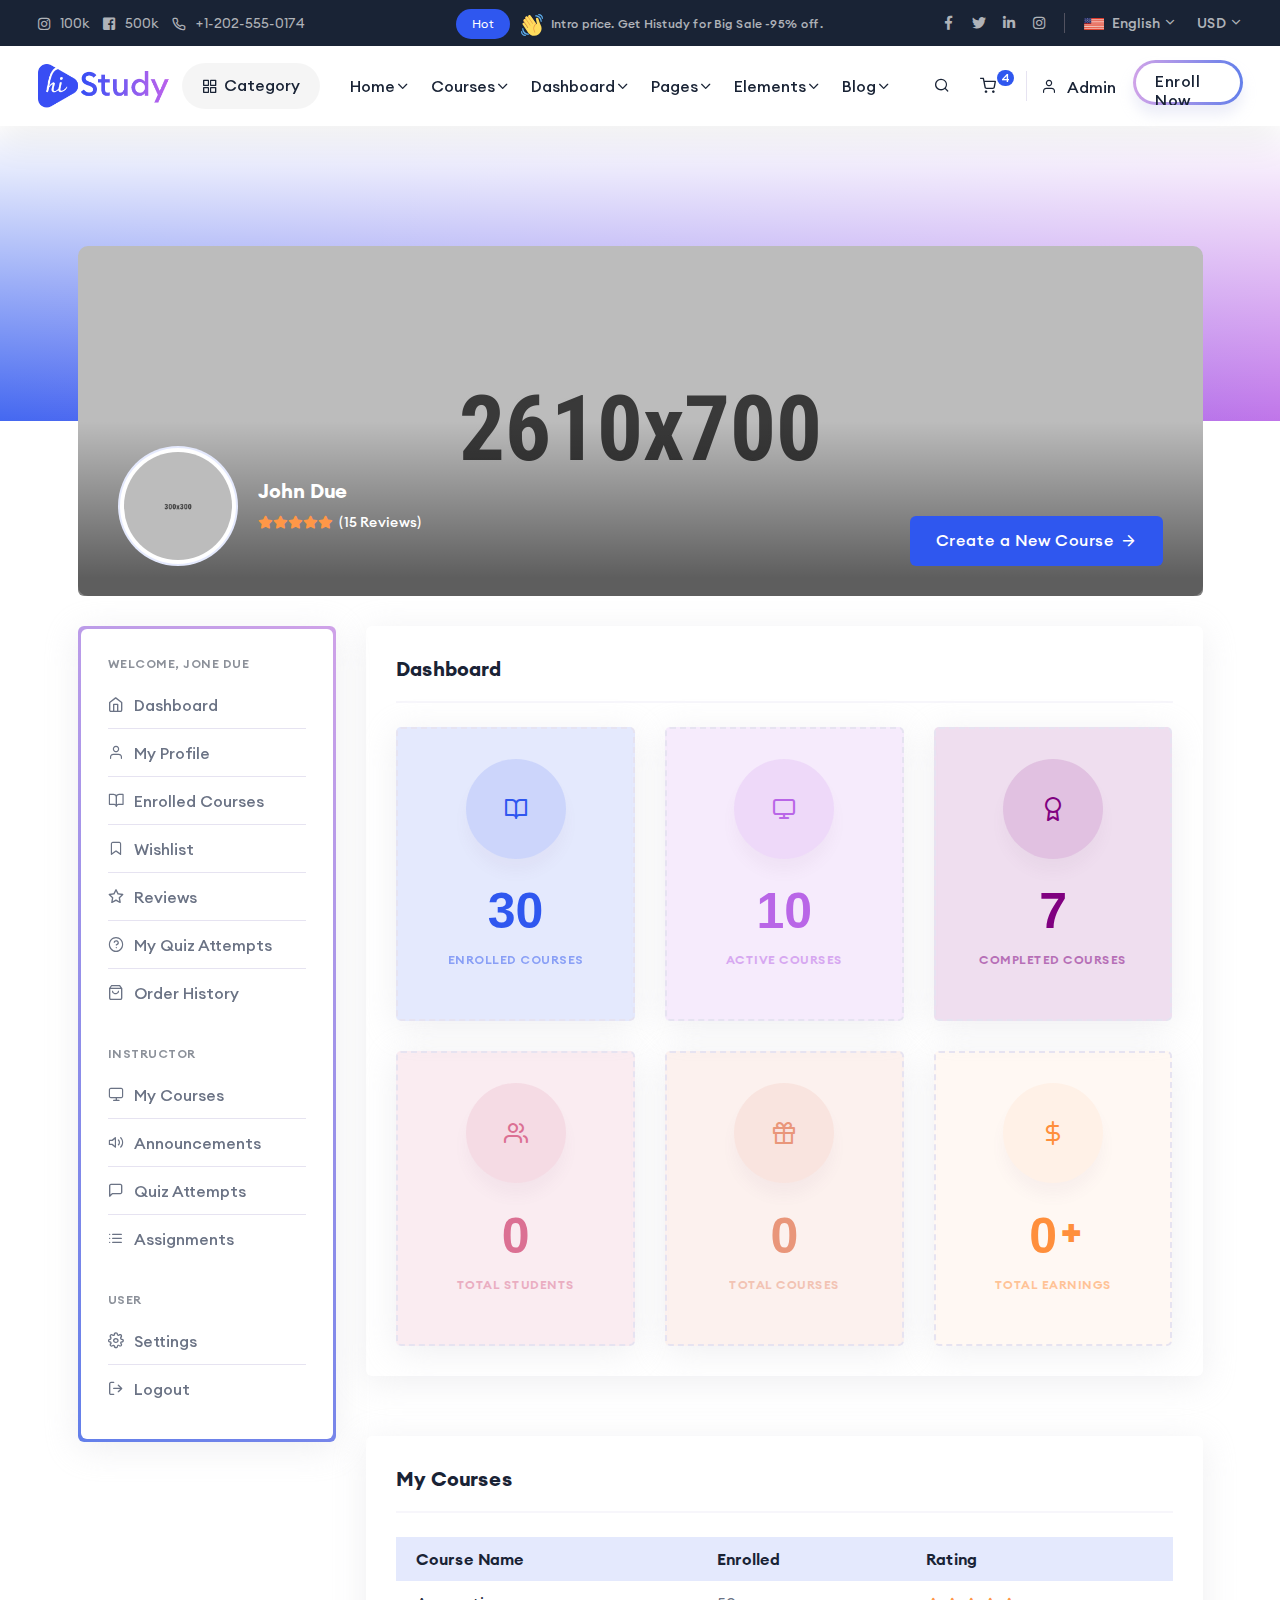
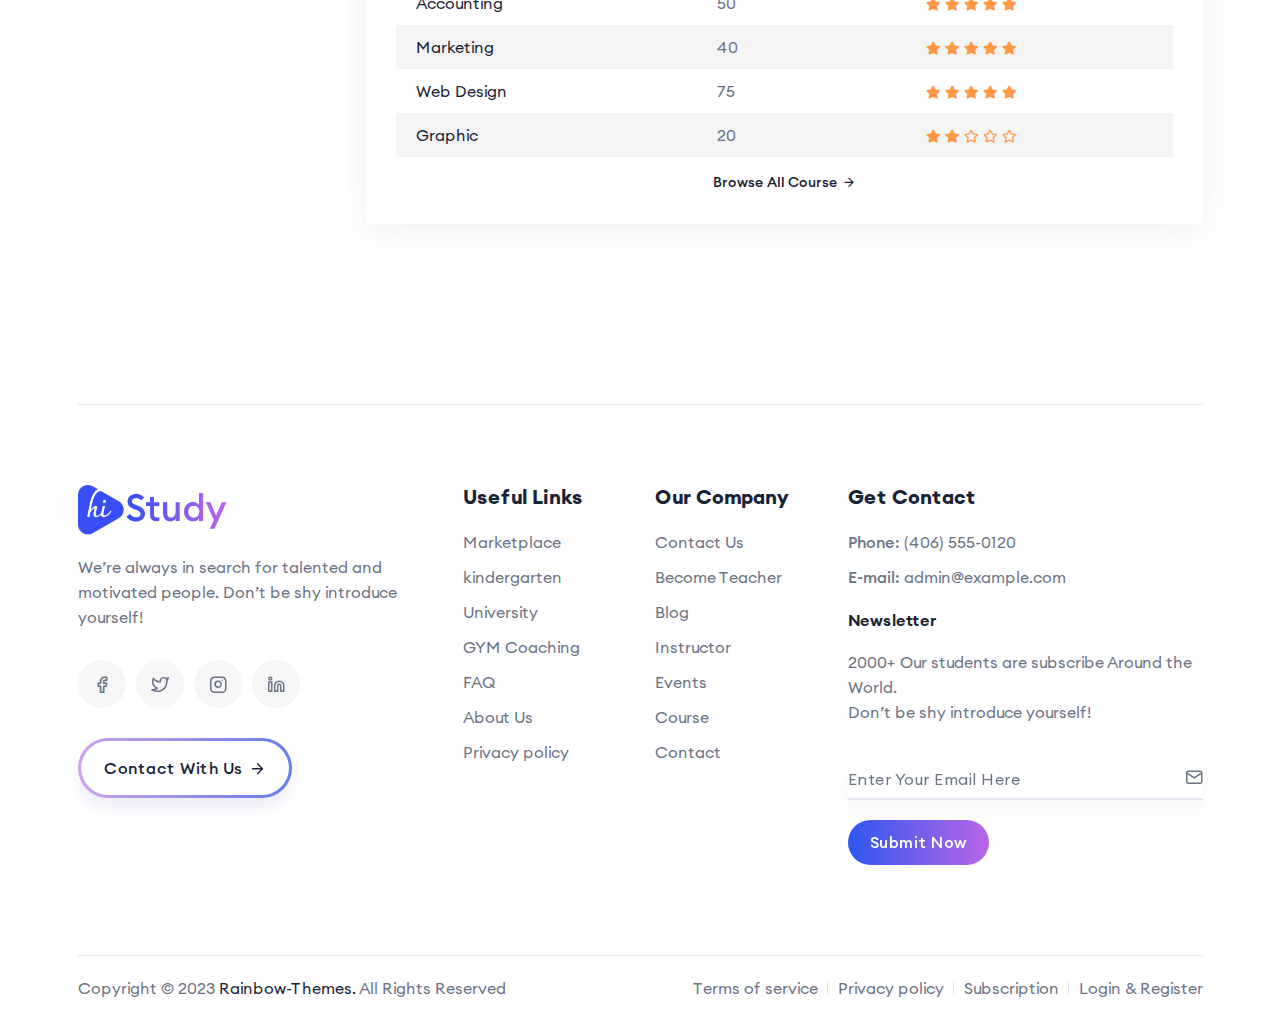
<file: g2-instructor-dashboard.html>
<!DOCTYPE html>
<html lang="en">

<head>
    <meta charset="utf-8">
    <meta http-equiv="x-ua-compatible" content="ie=edge">
    <title>Instructor Dashboard - Online Courses & Education Bootstrap5 Template</title>
    <meta name="robots" content="noindex, follow" />
    <meta name="description" content="">
    <meta name="viewport" content="width=device-width, initial-scale=1, shrink-to-fit=no">

    <!-- Favicon -->
    <link rel="shortcut icon" type="image/x-icon" href="assets/images/favicon.png">

    <!-- CSS
	============================================ -->
    <link rel="stylesheet" href="assets/css/vendor/bootstrap.min.css">
    <link rel="stylesheet" href="assets/css/vendor/slick.css">
    <link rel="stylesheet" href="assets/css/vendor/slick-theme.css">
    <link rel="stylesheet" href="assets/css/plugins/sal.css">
    <link rel="stylesheet" href="assets/css/plugins/feather.css">
    <link rel="stylesheet" href="assets/css/plugins/fontawesome.min.css">
    <link rel="stylesheet" href="assets/css/plugins/euclid-circulara.css">
    <link rel="stylesheet" href="assets/css/plugins/swiper.css">
    <link rel="stylesheet" href="assets/css/plugins/magnify.css">
    <link rel="stylesheet" href="assets/css/plugins/odometer.css">
    <link rel="stylesheet" href="assets/css/plugins/animation.css">
    <link rel="stylesheet" href="assets/css/plugins/bootstrap-select.min.css">
    <link rel="stylesheet" href="assets/css/plugins/jquery-ui.css">
    <link rel="stylesheet" href="assets/css/plugins/magnigy-popup.min.css">
    <link rel="stylesheet" href="assets/css/plugins/plyr.css">
    <link rel="stylesheet" href="assets/css/style.css">
</head>

<body>
    <!-- Start Header Area -->
    <header class="rbt-header rbt-header-10">
        <div class="rbt-sticky-placeholder"></div>
        <!-- Start Header Top  -->
        <div class="rbt-header-top rbt-header-top-1 header-space-betwween bg-not-transparent bg-color-darker top-expended-activation">
            <div class="container-fluid">
                <div class="top-expended-wrapper">
                    <div class="top-expended-inner rbt-header-sec align-items-center ">
                        <div class="rbt-header-sec-col rbt-header-left d-none d-xl-block">
                            <div class="rbt-header-content">
                                <!-- Start Header Information List  -->
                                <div class="header-info">
                                    <ul class="rbt-information-list">
                                        <li>
                                            <a href="#"><i class="fab fa-instagram"></i>100k <span class="d-none d-xxl-block">Followers</span></a>
                                        </li>
                                        <li>
                                            <a href="#"><i class="fab fa-facebook-square"></i>500k <span class="d-none d-xxl-block">Followers</span></a>
                                        </li>
                                        <li>
                                            <a href="#"><i class="feather-phone"></i>+1-202-555-0174</a>
                                        </li>
                                    </ul>
                                </div>
                                <!-- End Header Information List  -->
                            </div>
                        </div>
                        <div class="rbt-header-sec-col rbt-header-center">
                            <div class="rbt-header-content justify-content-start justify-content-xl-center">
                                <div class="header-info">
                                    <div class="rbt-header-top-news">
                                        <div class="inner">
                                            <div class="content">
                                                <span class="rbt-badge variation-02 bg-color-primary color-white radius-round">Hot</span>
                                                <span class="news-text"><img src="assets/images/icons/hand-emojji.svg" alt="Hand Emojji Images"> Intro price. Get Histudy for Big Sale -95% off.</span>
                                            </div>
                                        </div>
                                    </div>
                                </div>
                            </div>
                        </div>
                        <div class="rbt-header-sec-col rbt-header-right mt_md--10 mt_sm--10">
                            <div class="rbt-header-content justify-content-start justify-content-lg-end">
                                <div class="header-info d-none d-xl-block">
                                    <ul class="social-share-transparent">
                                        <li>
                                            <a href="#"><i class="fab fa-facebook-f"></i></a>
                                        </li>
                                        <li>
                                            <a href="#"><i class="fab fa-twitter"></i></a>
                                        </li>
                                        <li>
                                            <a href="#"><i class="fab fa-linkedin-in"></i></a>
                                        </li>
                                        <li>
                                            <a href="#"><i class="fab fa-instagram"></i></a>
                                        </li>
                                    </ul>
                                </div>

                                <div class="rbt-separator d-none d-xl-block"></div>

                                <div class="header-info">
                                    <ul class="rbt-dropdown-menu switcher-language">
                                        <li class="has-child-menu">
                                            <a href="#">
                                                <img class="left-image" src="assets/images/icons/en-us.png" alt="Language Images">
                                                <span class="menu-item">English</span>
                                                <i class="right-icon feather-chevron-down"></i>
                                            </a>
                                            <ul class="sub-menu">
                                                <li>
                                                    <a href="#">
                                                        <img class="left-image" src="assets/images/icons/fr.png" alt="Language Images">
                                                        <span class="menu-item">Français</span>
                                                    </a>
                                                </li>
                                                <li>
                                                    <a href="#">
                                                        <img class="left-image" src="assets/images/icons/de.png" alt="Language Images">
                                                        <span class="menu-item">Deutsch</span>
                                                    </a>
                                                </li>
                                            </ul>
                                        </li>
                                    </ul>
                                </div>

                                <div class="header-info">
                                    <ul class="rbt-dropdown-menu currency-menu">
                                        <li class="has-child-menu">
                                            <a href="#">
                                                <span class="menu-item">USD</span>
                                                <i class="right-icon feather-chevron-down"></i>
                                            </a>
                                            <ul class="sub-menu hover-reverse">
                                                <li>
                                                    <a href="#">
                                                        <span class="menu-item">EUR</span>
                                                    </a>
                                                </li>
                                                <li>
                                                    <a href="#">
                                                        <span class="menu-item">GBP</span>
                                                    </a>
                                                </li>
                                            </ul>
                                        </li>
                                    </ul>
                                </div>
                            </div>
                        </div>
                    </div>
                    <div class="header-info">
                        <div class="top-bar-expended d-block d-lg-none">
                            <button class="topbar-expend-button rbt-round-btn"><i class="feather-plus"></i></button>
                        </div>
                    </div>
                </div>
            </div>
        </div>
        <!-- End Header Top  -->
        <div class="rbt-header-wrapper header-space-betwween header-sticky">
            <div class="container-fluid">
                <div class="mainbar-row rbt-navigation-center align-items-center">
                    <div class="header-left rbt-header-content">
                        <div class="header-info">
                            <div class="logo">
                                <a href="index.html">
                                    <img src="assets/images/logo/logo.png" alt="Education Logo Images">
                                </a>
                            </div>
                        </div>
                        <div class="header-info">
                            <div class="rbt-category-menu-wrapper">
                                <div class="rbt-category-btn rbt-side-offcanvas-activation">
                                    <div class="rbt-offcanvas-trigger md-size icon">
                                        <span class="d-none d-xl-block">
                                    <i class="feather-grid"></i>
                                </span>
                                        <i title="Category" class="feather-grid d-block d-xl-none"></i>
                                    </div>
                                    <span class="category-text d-none d-xl-block">Category</span>
                                </div>

                                <div class="category-dropdown-menu d-none d-xl-block">
                                    <div class="category-menu-item">
                                        <div class="rbt-vertical-nav">
                                            <ul class="rbt-vertical-nav-list-wrapper vertical-nav-menu">
                                                <li class="vertical-nav-item active">
                                                    <a href="#tab1">Course School</a>
                                                </li>
                                                <li class="vertical-nav-item">
                                                    <a href="#tab2">Online School</a>
                                                </li>
                                                <li class="vertical-nav-item">
                                                    <a href="#tab3">kindergarten</a>
                                                </li>
                                                <li class="vertical-nav-item">
                                                    <a href="#tab4">Classic LMS</a>
                                                </li>
                                            </ul>
                                        </div>
                                        <div class="rbt-vertical-nav-content">
                                            <!-- Start One Item  -->
                                            <div class="rbt-vertical-inner tab-content" id="tab1" style="display: block">
                                                <div class="rbt-vertical-single">
                                                    <div class="row">
                                                        <div class="col-lg-6 col-sm-6 col-6">
                                                            <div class="vartical-nav-content-menu">
                                                                <h3 class="rbt-short-title">Course Title</h3>
                                                                <ul class="rbt-vertical-nav-list-wrapper">
                                                                    <li><a href="#">Web Design</a></li>
                                                                    <li><a href="#">Art</a></li>
                                                                    <li><a href="#">Figma</a></li>
                                                                    <li><a href="#">Adobe</a></li>
                                                                </ul>
                                                            </div>
                                                        </div>
                                                        <div class="col-lg-6 col-sm-6 col-6">
                                                            <div class="vartical-nav-content-menu">
                                                                <h3 class="rbt-short-title">Course Title</h3>
                                                                <ul class="rbt-vertical-nav-list-wrapper">
                                                                    <li><a href="#">Photo</a></li>
                                                                    <li><a href="#">English</a></li>
                                                                    <li><a href="#">Math</a></li>
                                                                    <li><a href="#">Read</a></li>
                                                                </ul>
                                                            </div>
                                                        </div>
                                                    </div>
                                                </div>
                                            </div>
                                            <!-- End One Item  -->

                                            <!-- Start One Item  -->
                                            <div class="rbt-vertical-inner tab-content" id="tab2">
                                                <div class="rbt-vertical-single">
                                                    <div class="row">
                                                        <div class="col-lg-6">
                                                            <div class="vartical-nav-content-menu">
                                                                <h3 class="rbt-short-title">Course Title</h3>
                                                                <ul class="rbt-vertical-nav-list-wrapper">
                                                                    <li><a href="#">Photo</a></li>
                                                                    <li><a href="#">English</a></li>
                                                                    <li><a href="#">Math</a></li>
                                                                    <li><a href="#">Read</a></li>
                                                                </ul>
                                                            </div>
                                                        </div>
                                                        <div class="col-lg-6">
                                                            <div class="vartical-nav-content-menu">
                                                                <h3 class="rbt-short-title">Course Title</h3>
                                                                <ul class="rbt-vertical-nav-list-wrapper">
                                                                    <li><a href="#">Web Design</a></li>
                                                                    <li><a href="#">Art</a></li>
                                                                    <li><a href="#">Figma</a></li>
                                                                    <li><a href="#">Adobe</a></li>
                                                                </ul>
                                                            </div>
                                                        </div>
                                                    </div>
                                                </div>
                                            </div>
                                            <!-- End One Item  -->

                                            <!-- Start One Item  -->
                                            <div class="rbt-vertical-inner tab-content" id="tab3">
                                                <div class="rbt-vertical-single">
                                                    <div class="row">
                                                        <div class="col-lg-12">
                                                            <div class="vartical-nav-content-menu">
                                                                <h3 class="rbt-short-title">Course Title</h3>
                                                                <ul class="rbt-vertical-nav-list-wrapper">
                                                                    <li><a href="#">Photo</a></li>
                                                                    <li><a href="#">English</a></li>
                                                                    <li><a href="#">Math</a></li>
                                                                </ul>
                                                                <div class="read-more-btn">
                                                                    <a class="rbt-btn-link" href="#">Learn More<i
                                                                    class="feather-arrow-right"></i></a>
                                                                </div>
                                                            </div>
                                                        </div>
                                                    </div>
                                                </div>
                                            </div>
                                            <!-- End One Item  -->

                                            <!-- Start One Item  -->
                                            <div class="rbt-vertical-inner tab-content" id="tab4">
                                                <div class="rbt-vertical-single">
                                                    <div class="row">
                                                        <div class="col-lg-12">
                                                            <div class="vartical-nav-content-menu">
                                                                <h3 class="rbt-short-title">Course Title</h3>
                                                                <ul class="rbt-vertical-nav-list-wrapper">
                                                                    <li><a href="#">Photo</a></li>
                                                                    <li><a href="#">English</a></li>
                                                                    <li><a href="#">Math</a></li>
                                                                    <li><a href="#">Read</a></li>
                                                                </ul>
                                                            </div>
                                                        </div>
                                                    </div>
                                                </div>
                                            </div>
                                            <!-- End One Item  -->

                                        </div>
                                    </div>
                                </div>
                            </div>
                        </div>
                    </div>

                    <div class="rbt-main-navigation d-none d-xl-block">
                        <nav class="mainmenu-nav">
                            <ul class="mainmenu">
                                <li class="with-megamenu has-menu-child-item position-static">
                                    <a href="#">Home <i class="feather-chevron-down"></i></a>
                                    <!-- Start Mega Menu  -->
                                    <div class="rbt-megamenu menu-skin-dark">
                                        <div class="wrapper">
                                            <div class="row row--15 home-plesentation-wrapper single-dropdown-menu-presentation">

                                                <!-- Start Single Demo  -->
                                                <div class="col-lg-12 col-xl-2 col-xxl-2 col-md-12 col-sm-12 col-12 single-mega-item">
                                                    <div class="demo-single">
                                                        <div class="inner">
                                                            <div class="thumbnail">
                                                                <a href="01-main-demo.html"><img src="assets/images/splash/demo/h1.jpg" alt="Demo Images"></a>
                                                            </div>
                                                            <div class="content">
                                                                <h4 class="title"><a href="01-main-demo.html">Home Demo <span class="btn-icon"><i class="feather-arrow-right"></i></span></a></h4>
                                                            </div>
                                                        </div>
                                                    </div>
                                                </div>
                                                <!-- End Single Demo  -->

                                                <!-- Start Single Demo  -->
                                                <div class="col-lg-12 col-xl-2 col-xxl-2 col-md-12 col-sm-12 col-12 single-mega-item">
                                                    <div class="demo-single">
                                                        <div class="inner">
                                                            <div class="thumbnail">
                                                                <a href="12-marketplace.html"><img src="assets/images/splash/demo/h12.jpg" alt="Demo Images"></a>
                                                            </div>
                                                            <div class="content">
                                                                <h4 class="title"><a href="12-marketplace.html">Marketplace <span class="btn-icon"><i class="feather-arrow-right"></i></span></a></h4>
                                                            </div>
                                                        </div>
                                                    </div>
                                                </div>
                                                <!-- End Single Demo  -->
                                                <!-- Start Single Demo  -->
                                                <div class="col-lg-12 col-xl-2 col-xxl-2 col-md-12 col-sm-12 col-12 single-mega-item">
                                                    <div class="demo-single">
                                                        <div class="inner">
                                                            <div class="thumbnail">
                                                                <a href="04-kindergarten.html"><img src="assets/images/splash/demo/h4.jpg" alt="Demo Images"></a>
                                                            </div>
                                                            <div class="content">
                                                                <h4 class="title"><a href="04-kindergarten.html">kindergarten <span class="btn-icon"><i class="feather-arrow-right"></i></span></a></h4>
                                                            </div>
                                                        </div>
                                                    </div>
                                                </div>
                                                <!-- End Single Demo  -->
                                                <!-- Start Single Demo  -->
                                                <div class="col-lg-12 col-xl-2 col-xxl-2 col-md-12 col-sm-12 col-12 single-mega-item">
                                                    <div class="demo-single">
                                                        <div class="inner">
                                                            <div class="thumbnail">
                                                                <a href="13-university-classic.html"><img src="assets/images/splash/demo/h13.jpg" alt="Demo Images"></a>
                                                            </div>
                                                            <div class="content">
                                                                <h4 class="title"><a href="13-university-classic.html">University Classic <span class="btn-icon"><i class="feather-arrow-right"></i></span></a></h4>
                                                            </div>
                                                        </div>
                                                    </div>
                                                </div>
                                                <!-- End Single Demo  -->

                                                <!-- Start Single Demo  -->
                                                <div class="col-lg-12 col-xl-2 col-xxl-2 col-md-12 col-sm-12 col-12 single-mega-item">
                                                    <div class="demo-single">
                                                        <div class="inner">
                                                            <div class="thumbnail">
                                                                <a href="14-home-elegant.html"><img src="assets/images/splash/demo/h14.jpg" alt="Demo Images"></a>
                                                            </div>
                                                            <div class="content">
                                                                <h4 class="title"><a href="14-home-elegant.html">Home Elegant <span class="btn-icon"><i class="feather-arrow-right"></i></span></a></h4>
                                                            </div>
                                                        </div>
                                                    </div>
                                                </div>
                                                <!-- End Single Demo  -->

                                                <!-- Start Single Demo  -->
                                                <div class="col-lg-12 col-xl-2 col-xxl-2 col-md-12 col-sm-12 col-12 single-mega-item">
                                                    <div class="demo-single">
                                                        <div class="inner">
                                                            <div class="thumbnail">
                                                                <a href="09-gym-coaching.html"><img src="assets/images/splash/demo/h9.jpg" alt="Demo Images"></a>
                                                            </div>
                                                            <div class="content">
                                                                <h4 class="title"><a href="09-gym-coaching.html">Gym Coaching <span class="btn-icon"><i class="feather-arrow-right"></i></span></a></h4>
                                                            </div>
                                                        </div>
                                                    </div>
                                                </div>
                                                <!-- End Single Demo  -->

                                                <!-- Start Single Demo  -->
                                                <div class="col-lg-12 col-xl-2 col-xxl-2 col-md-12 col-sm-12 col-12 single-mega-item">
                                                    <div class="demo-single">
                                                        <div class="inner">
                                                            <div class="thumbnail">
                                                                <a href="03-online-school.html"><img src="assets/images/splash/demo/h3.jpg" alt="Demo Images"></a>
                                                            </div>
                                                            <div class="content">
                                                                <h4 class="title"><a href="03-online-school.html">Online School <span class="btn-icon"><i class="feather-arrow-right"></i></span></a></h4>
                                                            </div>
                                                        </div>
                                                    </div>
                                                </div>
                                                <!-- End Single Demo  -->

                                                <!-- Start Single Demo  -->
                                                <div class="col-lg-12 col-xl-2 col-xxl-2 col-md-12 col-sm-12 col-12 single-mega-item">
                                                    <div class="demo-single">
                                                        <div class="inner">
                                                            <div class="thumbnail">
                                                                <a href="06-university-status.html"><img src="assets/images/splash/demo/h6.jpg" alt="Demo Images"></a>
                                                            </div>
                                                            <div class="content">
                                                                <h4 class="title"><a href="06-university-status.html">University Status <span class="btn-icon"><i class="feather-arrow-right"></i></span></a></h4>
                                                            </div>
                                                        </div>
                                                    </div>
                                                </div>
                                                <!-- End Single Demo  -->

                                                <!-- Start Single Demo  -->
                                                <div class="col-lg-12 col-xl-2 col-xxl-2 col-md-12 col-sm-12 col-12 single-mega-item">
                                                    <div class="demo-single">
                                                        <div class="inner">
                                                            <div class="thumbnail">
                                                                <a href="15-home-technology.html"><img src="assets/images/splash/demo/h15.jpg" alt="Demo Images"></a>
                                                            </div>
                                                            <div class="content">
                                                                <h4 class="title"><a href="15-home-technology.html">Home Technology <span class="btn-icon"><i class="feather-arrow-right"></i></span></a></h4>
                                                            </div>
                                                        </div>
                                                    </div>
                                                </div>
                                                <!-- End Single Demo  -->

                                                <!-- Start Single Demo  -->
                                                <div class="col-lg-12 col-xl-2 col-xxl-2 col-md-12 col-sm-12 col-12 single-mega-item">
                                                    <div class="demo-single">
                                                        <div class="inner">
                                                            <div class="thumbnail">
                                                                <a href="07-instructor-portfolio.html"><img src="assets/images/splash/demo/h7.jpg" alt="Demo Images"></a>
                                                            </div>
                                                            <div class="content">
                                                                <h4 class="title"><a href="07-instructor-portfolio.html">Instructor Portfolio <span class="btn-icon"><i class="feather-arrow-right"></i></span></a></h4>
                                                            </div>
                                                        </div>
                                                    </div>
                                                </div>
                                                <!-- End Single Demo  -->

                                                <!-- Start Single Demo  -->
                                                <div class="col-lg-12 col-xl-2 col-xxl-2 col-md-12 col-sm-12 col-12 single-mega-item">
                                                    <div class="demo-single">
                                                        <div class="inner">
                                                            <div class="thumbnail">
                                                                <a href="08-language-academy.html"><img src="assets/images/splash/demo/h8.jpg" alt="Demo Images"></a>
                                                            </div>
                                                            <div class="content">
                                                                <h4 class="title"><a href="08-language-academy.html">Language Academy <span class="btn-icon"><i class="feather-arrow-right"></i></span></a></h4>
                                                            </div>
                                                        </div>
                                                    </div>
                                                </div>
                                                <!-- End Single Demo  -->

                                                <!-- Start Single Demo  -->
                                                <div class="col-lg-12 col-xl-2 col-xxl-2 col-md-12 col-sm-12 col-12 single-mega-item">
                                                    <div class="demo-single">
                                                        <div class="inner">
                                                            <div class="thumbnail">
                                                                <a href="11-single-course.html"><img src="assets/images/splash/demo/h11.jpg" alt="Demo Images"></a>
                                                            </div>
                                                            <div class="content">
                                                                <h4 class="title"><a href="11-single-course.html">Single Course <span class="btn-icon"><i class="feather-arrow-right"></i></span></a></h4>
                                                            </div>
                                                        </div>
                                                    </div>
                                                </div>
                                                <!-- End Single Demo  -->

                                                <!-- Start Single Demo  -->
                                                <div class="col-lg-12 col-xl-2 col-xxl-2 col-md-12 col-sm-12 col-12 single-mega-item">
                                                    <div class="demo-single">
                                                        <div class="inner">
                                                            <div class="thumbnail">
                                                                <a href="10-online-course.html"><img src="assets/images/splash/demo/h10.jpg" alt="Demo Images"></a>
                                                            </div>
                                                            <div class="content">
                                                                <h4 class="title"><a href="10-online-course.html">Online Course <span class="btn-icon"><i class="feather-arrow-right"></i></span></a></h4>
                                                            </div>
                                                        </div>
                                                    </div>
                                                </div>
                                                <!-- End Single Demo  -->

                                                <!-- Start Single Demo  -->
                                                <div class="col-lg-12 col-xl-2 col-xxl-2 col-md-12 col-sm-12 col-12 single-mega-item">
                                                    <div class="demo-single">
                                                        <div class="inner">
                                                            <div class="thumbnail">
                                                                <a href="05-classic-lms.html"><img src="assets/images/splash/demo/h5.jpg" alt="Demo Images"></a>
                                                            </div>
                                                            <div class="content">
                                                                <h4 class="title"><a href="05-classic-lms.html">Classic Lms <span class="btn-icon"><i class="feather-arrow-right"></i></span></a></h4>
                                                            </div>
                                                        </div>
                                                    </div>
                                                </div>
                                                <!-- End Single Demo  -->

                                                <!-- Start Single Demo  -->
                                                <div class="col-lg-12 col-xl-2 col-xxl-2 col-md-12 col-sm-12 col-12 single-mega-item">
                                                    <div class="demo-single">
                                                        <div class="inner">
                                                            <div class="thumbnail">
                                                                <a href="02-course-school.html"><img src="assets/images/splash/demo/h2.jpg" alt="Demo Images"></a>
                                                            </div>
                                                            <div class="content">
                                                                <h4 class="title"><a href="02-course-school.html">Course School <span class="btn-icon"><i class="feather-arrow-right"></i></span></a></h4>
                                                            </div>
                                                        </div>
                                                    </div>
                                                </div>
                                                <!-- End Single Demo  -->

                                                <!-- Start Single Demo  -->
                                                <div class="col-lg-12 col-xl-2 col-xxl-2 col-md-12 col-sm-12 col-12 single-mega-item coming-soon">
                                                    <div class="demo-single">
                                                        <div class="inner">
                                                            <div class="thumbnail">
                                                                <a href="#"><img src="assets/images/splash/demo/coming-soon-1.png" alt="Demo Images"></a>
                                                            </div>
                                                            <div class="content">
                                                                <h4 class="title"><a href="#">Coming Soon <span class="btn-icon"><i class="feather-arrow-right"></i></span></a></h4>
                                                            </div>
                                                        </div>
                                                    </div>
                                                </div>
                                                <!-- End Single Demo  -->

                                                <!-- Start Single Demo  -->
                                                <div class="col-lg-12 col-xl-2 col-xxl-2 col-md-12 col-sm-12 col-12 single-mega-item coming-soon">
                                                    <div class="demo-single">
                                                        <div class="inner">
                                                            <div class="thumbnail">
                                                                <a href="#"><img src="assets/images/splash/demo/coming-soon-2.png" alt="Demo Images"></a>
                                                            </div>
                                                            <div class="content">
                                                                <h4 class="title"><a href="#">Coming Soon 2 <span class="btn-icon"><i class="feather-arrow-right"></i></span></a></h4>
                                                            </div>
                                                        </div>
                                                    </div>
                                                </div>
                                                <!-- End Single Demo  -->

                                                <!-- Start Single Demo  -->
                                                <div class="col-lg-12 col-xl-2 col-xxl-2 col-md-12 col-sm-12 col-12 single-mega-item coming-soon">
                                                    <div class="demo-single">
                                                        <div class="inner">
                                                            <div class="thumbnail">
                                                                <a href="#"><img src="assets/images/splash/demo/coming-soon-3.png" alt="Demo Images"></a>
                                                            </div>
                                                            <div class="content">
                                                                <h4 class="title"><a href="#">Coming Soon 3 <span class="btn-icon"><i class="feather-arrow-right"></i></span></a></h4>
                                                            </div>
                                                        </div>
                                                    </div>
                                                </div>
                                                <!-- End Single Demo  -->
                                            </div>

                                            <div class="load-demo-btn text-center">
                                                <a class="rbt-btn-link color-white" href="#">Scroll to view more <svg xmlns="http://www.w3.org/2000/svg" width="16" height="16" fill="currentColor" class="bi bi-arrow-down-up" viewBox="0 0 16 16">
                                                        <path fill-rule="evenodd" d="M11.5 15a.5.5 0 0 0 .5-.5V2.707l3.146 3.147a.5.5 0 0 0 .708-.708l-4-4a.5.5 0 0 0-.708 0l-4 4a.5.5 0 1 0 .708.708L11 2.707V14.5a.5.5 0 0 0 .5.5zm-7-14a.5.5 0 0 1 .5.5v11.793l3.146-3.147a.5.5 0 0 1 .708.708l-4 4a.5.5 0 0 1-.708 0l-4-4a.5.5 0 0 1 .708-.708L4 13.293V1.5a.5.5 0 0 1 .5-.5z" />
                                                    </svg></a>
                                            </div>
                                        </div>
                                    </div>
                                    <!-- End Mega Menu  -->
                                </li>

                                <li class="with-megamenu has-menu-child-item">
                                    <a href="#">Courses <i class="feather-chevron-down"></i></a>
                                    <!-- Start Mega Menu  -->
                                    <div class="rbt-megamenu grid-item-2">
                                        <div class="wrapper">
                                            <div class="row">
                                                <div class="col-lg-12">
                                                    <div class="mega-top-banner">
                                                        <div class="content">
                                                            <h4 class="title">Developer hub</h4>
                                                            <p class="description">Start building fast, with code samples, key resources and more.</p>
                                                        </div>
                                                    </div>
                                                </div>
                                            </div>
                                            <div class="row row--15">
                                                <div class="col-lg-12 col-xl-6 col-xxl-6 single-mega-item">
                                                    <h3 class="rbt-short-title">Course Layout</h3>
                                                    <ul class="mega-menu-item">
                                                        <li><a href="course-filter-one-toggle.html">Filter One Toggle</a></li>
                                                        <li><a href="course-filter-one-open.html">Filter One Open</a></li>
                                                        <li><a href="course-filter-two-toggle.html">Filter Two Toggle</a></li>
                                                        <li><a href="course-filter-two-open.html">Filter Two Open</a></li>
                                                        <li><a href="course-with-tab.html">Course With Tab</a></li>
                                                        <li><a href="course-with-tab-two.html">Course With Tab Two</a></li>
                                                        <li><a href="course-card-2.html">Course Card Two</a></li>
                                                    </ul>
                                                </div>
                                                <div class="col-lg-12 col-xl-6 col-xxl-6 single-mega-item">
                                                    <h3 class="rbt-short-title">Course Layout</h3>
                                                    <ul class="mega-menu-item">
                                                        <li><a href="course-card-3.html">Course Card Three</a></li>
                                                        <li><a href="course-masonry.html">Course Masonry</a></li>
                                                        <li><a href="course-with-sidebar.html">Course With Sidebar</a></li>
                                                        <li><a href="course-details.html">Course Details</a></li>
                                                        <li><a href="course-details-2.html">Course Details Two</a></li>
                                                        <li><a href="lesson.html">Course Lesson <span class="rbt-badge-card">New</span></a></li>
                                                        <li><a href="create-course.html">Create Course <span class="rbt-badge-card">New</span></a></li>
                                                    </ul>
                                                </div>
                                            </div>
                                            <div class="row">
                                                <div class="col-lg-12">
                                                    <ul class="nav-quick-access">
                                                        <li><a href="#"><i class="feather-folder-minus"></i> Quick Start Guide</a></li>
                                                        <li><a href="#"><i class="feather-folder-minus"></i> For Open Source</a></li>
                                                        <li><a href="#"><i class="feather-folder-minus"></i> API Status</a></li>
                                                        <li><a href="#"><i class="feather-folder-minus"></i> Support</a></li>
                                                    </ul>
                                                </div>
                                            </div>
                                        </div>
                                    </div>
                                    <!-- End Mega Menu  -->
                                </li>

                                <li class="has-dropdown has-menu-child-item">
                                    <a href="#">Dashboard
                                        <i class="feather-chevron-down"></i>
                                    </a>
                                    <ul class="submenu">
                                        <li class="has-dropdown"><a href="#">Instructor Dashboard</a>
                                            <ul class="submenu">
                                                <li><a href="instructor-dashboard.html">Dashboard</a></li>
                                                <li><a href="instructor-profile.html">Profile</a></li>
                                                <li><a href="instructor-enrolled-courses.html">Enrolled Courses</a></li>
                                                <li><a href="instructor-wishlist.html">Wishlist</a></li>
                                                <li><a href="instructor-reviews.html">Reviews</a></li>
                                                <li><a href="instructor-my-quiz-attempts.html">My Quiz Attempts</a></li>
                                                <li><a href="instructor-order-history.html">Order History</a></li>
                                                <li><a href="instructor-course.html">My Course</a></li>
                                                <li><a href="instructor-announcements.html">Announcements</a></li>
                                                <li><a href="instructor-quiz-attempts.html">Quiz Attempts</a></li>
                                                <li><a href="instructor-assignments.html">Assignments</a></li>
                                                <li><a href="instructor-settings.html">Settings</a></li>
                                            </ul>
                                        </li>
                                        <li class="has-dropdown"><a href="#">Student Dashboard</a>
                                            <ul class="submenu">
                                                <li><a href="student-dashboard.html">Dashboard</a></li>
                                                <li><a href="student-profile.html">Profile</a></li>
                                                <li><a href="student-enrolled-courses.html">Enrolled Courses</a></li>
                                                <li><a href="student-wishlist.html">Wishlist</a></li>
                                                <li><a href="student-reviews.html">Reviews</a></li>
                                                <li><a href="student-my-quiz-attempts.html">My Quiz Attempts</a></li>
                                                <li><a href="student-order-history.html">Order History</a></li>
                                                <li><a href="student-settings.html">Settings</a></li>
                                            </ul>
                                        </li>
                                    </ul>
                                </li>

                                <li class="with-megamenu has-menu-child-item position-static">
                                    <a href="#">Pages <i class="feather-chevron-down"></i></a>
                                    <!-- Start Mega Menu  -->
                                    <div class="rbt-megamenu grid-item-4">
                                        <div class="wrapper">
                                            <div class="row row--15">
                                                <div class="col-lg-12 col-xl-3 col-xxl-3 single-mega-item">
                                                    <h3 class="rbt-short-title">Get Started</h3>
                                                    <ul class="mega-menu-item">
                                                        <li><a href="about-us-01.html">About Us</a></li>
                                                        <li><a href="about-us-02.html">About Us 02</a></li>
                                                        <li><a href="event-grid.html">Event Grid</a></li>
                                                        <li><a href="event-list.html">Event List</a></li>
                                                        <li><a href="event-sidebar.html">Event Sidebar</a></li>
                                                        <li><a href="event-details.html">Event Details</a></li>
                                                        <li><a href="academy-gallery.html">Academy Gallery</a></li>
                                                        <li><a href="admission-guide.html">Admission Guide</a></li>
                                                    </ul>
                                                </div>

                                                <div class="col-lg-12 col-xl-3 col-xxl-3 single-mega-item">
                                                    <h3 class="rbt-short-title">Get Started</h3>
                                                    <ul class="mega-menu-item">
                                                        <li><a href="profile.html">Profile</a></li>
                                                        <li><a href="contact.html">Contact Us</a></li>
                                                        <li><a href="become-a-teacher.html">Become a Teacher</a></li>
                                                        <li><a href="instructor.html">Instructor</a></li>
                                                        <li><a href="faqs.html">FAQS</a></li>
                                                        <li><a href="privacy-policy.html">Privacy Policy</a></li>
                                                        <li><a href="404.html">404 Page</a></li>
                                                        <li><a href="maintenance.html">Maintenance</a></li>
                                                    </ul>
                                                </div>

                                                <div class="col-lg-12 col-xl-3 col-xxl-3 single-mega-item">
                                                    <h3 class="rbt-short-title">Shop Pages</h3>
                                                    <ul class="mega-menu-item">
                                                        <li><a href="shop.html">Shop <span class="rbt-badge-card">Sale Anything</span></a></li>
                                                        <li><a href="single-product.html">Single Product</a></li>
                                                        <li><a href="cart.html">Cart Page</a></li>
                                                        <li><a href="checkout.html">Checkout</a></li>
                                                        <li><a href="wishlist.html">Wishlist Page</a></li>
                                                        <li><a href="my-account.html">My Acount</a></li>
                                                        <li><a href="login.html">Login & Register</a></li>
                                                        <li><a href="subscription.html">Subscription</a></li>
                                                    </ul>
                                                </div>
                                                <div class="col-lg-12 col-xl-3 col-xxl-3 single-mega-item">
                                                    <div class="mega-category-item">
                                                        <!-- Start Single Category  -->
                                                        <div class="nav-category-item">
                                                            <div class="thumbnail">
                                                                <div class="image"><img src="assets/images/course/category-2.png" alt="Course images"></div>
                                                                <a href="course-filter-one-toggle.html">
                                                                    <span>Online Education</span>
                                                                    <i class="feather-chevron-right"></i>
                                                                </a>
                                                            </div>
                                                        </div>
                                                        <!-- End Single Category  -->

                                                        <!-- Start Single Category  -->
                                                        <div class="nav-category-item">
                                                            <div class="thumbnail">
                                                                <div class="image"><img src="assets/images/course/category-1.png" alt="Course images"></div>
                                                                <a href="course-filter-one-toggle.html">
                                                                    <span>Language Club</span>
                                                                    <i class="feather-chevron-right"></i>
                                                                </a>
                                                            </div>
                                                        </div>
                                                        <!-- End Single Category  -->

                                                        <!-- Start Single Category  -->
                                                        <div class="nav-category-item">
                                                            <div class="thumbnail">
                                                                <div class="image"><img src="assets/images/course/category-4.png" alt="Course images"></div>
                                                                <a href="course-filter-one-toggle.html">
                                                                    <span>University Status</span>
                                                                    <i class="feather-chevron-right"></i>
                                                                </a>
                                                            </div>
                                                        </div>
                                                        <!-- End Single Category  -->

                                                        <!-- Start Single Category  -->
                                                        <div class="nav-category-item">
                                                            <div class="thumbnail">
                                                                <a href="course-filter-one-toggle.html">
                                                                    <span>Course School</span>
                                                                    <i class="feather-chevron-right"></i>
                                                                </a>
                                                            </div>
                                                        </div>
                                                        <!-- End Single Category  -->

                                                        <!-- Start Single Category  -->
                                                        <div class="nav-category-item">
                                                            <div class="thumbnail">
                                                                <div class="image"><img src="assets/images/course/category-9.png" alt="Course images"></div>
                                                                <a href="course-filter-one-toggle.html">
                                                                    <span>Academy</span>
                                                                    <i class="feather-chevron-right"></i>
                                                                </a>
                                                            </div>
                                                        </div>
                                                        <!-- End Single Category  -->

                                                    </div>
                                                </div>
                                            </div>
                                        </div>
                                    </div>
                                    <!-- End Mega Menu  -->
                                </li>

                                <li class="with-megamenu has-menu-child-item position-static">
                                    <a href="#">Elements <i class="feather-chevron-down"></i></a>
                                    <!-- Start Mega Menu  -->
                                    <div class="rbt-megamenu grid-item-3">
                                        <div class="wrapper">
                                            <div class="row row--15 single-dropdown-menu-presentation">
                                                <div class="col-lg-4 col-xxl-4 single-mega-item">
                                                    <ul class="mega-menu-item">
                                                        <li><a href="style-guide.html">Style Guide <span class="rbt-badge-card">Hot</span></a></li>
                                                        <li><a href="accordion.html">Accordion</a></li>
                                                        <li><a href="advancetab.html">Advance Tab</a></li>
                                                        <li><a href="brand.html">Brand</a></li>
                                                        <li><a href="button.html">Button</a></li>
                                                        <li><a href="badge.html">Badge</a></li>
                                                        <li><a href="card.html">Card</a></li>
                                                        <li><a href="call-to-action.html">Call To Action</a></li>
                                                    </ul>
                                                </div>

                                                <div class="col-lg-4 col-xxl-4 single-mega-item">
                                                    <ul class="mega-menu-item">
                                                        <li><a href="counterup.html">Counter</a></li>
                                                        <li><a href="category.html">Categories</a></li>
                                                        <li><a href="header.html">Header Style</a></li>
                                                        <li><a href="newsletter.html">Newsletter</a></li>
                                                        <li><a href="team.html">Team</a></li>
                                                        <li><a href="social.html">Social</a></li>
                                                        <li><a href="list-style.html">List Style</a></li>
                                                        <li><a href="gallery.html">Gallery</a></li>
                                                    </ul>
                                                </div>

                                                <div class="col-lg-4 col-xxl-4 single-mega-item">
                                                    <ul class="mega-menu-item">
                                                        <li><a href="pricing.html">Pricing</a></li>
                                                        <li><a href="progressbar.html">Progressbar</a></li>
                                                        <li><a href="testimonial.html">Testimonial</a></li>
                                                        <li><a href="service.html">Service</a></li>
                                                        <li><a href="split.html">Split Area</a></li>
                                                        <li><a href="search.html">Search Style</a></li>
                                                        <li><a href="instagram.html">Instagram Style</a></li>
                                                        <li><a href="#">& More Coming</a></li>

                                                    </ul>
                                                </div>

                                            </div>
                                            <div class="row">
                                                <div class="col-lg-12">
                                                    <div class="btn-wrapper">
                                                        <a class="rbt-btn btn-gradient hover-icon-reverse square btn-xl w-100 text-center mt--30 hover-transform-none" href="#">
                                                            <span class="icon-reverse-wrapper">
                                        <span class="btn-text">Visit Histudy Template</span>
                                                            <span class="btn-icon"><i class="feather-arrow-right"></i></span>
                                                            <span class="btn-icon"><i class="feather-arrow-right"></i></span>
                                                            </span>
                                                        </a>
                                                    </div>
                                                </div>
                                            </div>
                                        </div>
                                    </div>
                                    <!-- End Mega Menu  -->
                                </li>

                                <li class="with-megamenu has-menu-child-item position-static">
                                    <a href="#">Blog <i class="feather-chevron-down"></i></a>
                                    <!-- Start Mega Menu  -->
                                    <div class="rbt-megamenu grid-item-3">
                                        <div class="wrapper">
                                            <div class="row row--15">
                                                <div class="col-lg-12 col-xl-4 col-xxl-4 single-mega-item">
                                                    <h3 class="rbt-short-title">Blog Styles</h3>
                                                    <ul class="mega-menu-item">
                                                        <li><a href="blog-list.html">Blog List</a></li>
                                                        <li><a href="blog.html">Blog Grid</a></li>
                                                        <li><a href="blog-grid-minimal.html">Blog Grid Minimal</a></li>
                                                        <li><a href="blog-with-sidebar.html">Blog With Sidebar</a></li>
                                                        <li><a href="blog-details.html">Blog Details</a></li>
                                                        <li><a href="post-format-standard.html">Post Format Standard</a></li>
                                                        <li><a href="post-format-gallery.html">Post Format Gallery</a></li>
                                                    </ul>
                                                </div>

                                                <div class="col-lg-12 col-xl-4 col-xxl-4 single-mega-item">
                                                    <h3 class="rbt-short-title">Get Started</h3>
                                                    <ul class="mega-menu-item">
                                                        <li><a href="post-format-quote.html">Post Format Quote</a></li>
                                                        <li><a href="post-format-audio.html">Post Format Audio</a></li>
                                                        <li><a href="post-format-video.html">Post Format Video</a></li>
                                                        <li><a href="#">Media Under Title <span class="rbt-badge-card">Coming</span></a></li>
                                                        <li><a href="#">Sticky Sidebar <span class="rbt-badge-card">Coming</span></a></li>
                                                        <li><a href="#">Auto Masonry <span class="rbt-badge-card">Coming</span></a></li>
                                                        <li><a href="#">Meta Overlaid <span class="rbt-badge-card">Coming</span></a></li>
                                                    </ul>
                                                </div>

                                                <div class="col-lg-12 col-xl-4 col-xxl-4 single-mega-item">
                                                    <div class="rbt-ads-wrapper">
                                                        <a class="d-block" href="#"><img src="assets/images/service/mobile-cat.jpg" alt="Education Images"></a>
                                                    </div>
                                                </div>
                                            </div>
                                        </div>
                                    </div>
                                    <!-- End Mega Menu  -->
                                </li>
                            </ul>
                        </nav>
                    </div>

                    <div class="header-right">

                        <!-- Navbar Icons -->
                        <ul class="quick-access">
                            <li class="access-icon">
                                <a class="search-trigger-active rbt-round-btn" href="#">
                                    <i class="feather-search"></i>
                                </a>
                            </li>

                            <li class="access-icon rbt-mini-cart">
                                <a class="rbt-cart-sidenav-activation rbt-round-btn" href="#">
                                    <i class="feather-shopping-cart"></i>
                                    <span class="rbt-cart-count">4</span>
                                </a>
                            </li>

                            <li class="account-access rbt-user-wrapper d-none d-xl-block">
                                <a href="#"><i class="feather-user"></i>Admin</a>
                                <div class="rbt-user-menu-list-wrapper">
                                    <div class="inner">
                                        <div class="rbt-admin-profile">
                                            <div class="admin-thumbnail">
                                                <img src="assets/images/team/avatar.jpg" alt="User Images">
                                            </div>
                                            <div class="admin-info">
                                                <span class="name">Nipa Bali</span>
                                                <a class="rbt-btn-link color-primary" href="profile.html">View Profile</a>
                                            </div>
                                        </div>
                                        <ul class="user-list-wrapper">
                                            <li>
                                                <a href="instructor-dashboard.html">
                                                    <i class="feather-home"></i>
                                                    <span>My Dashboard</span>
                                                </a>
                                            </li>
                                            <li>
                                                <a href="#">
                                                    <i class="feather-bookmark"></i>
                                                    <span>Bookmark</span>
                                                </a>
                                            </li>
                                            <li>
                                                <a href="instructor-enrolled-courses.html">
                                                    <i class="feather-shopping-bag"></i>
                                                    <span>Enrolled Courses</span>
                                                </a>
                                            </li>
                                            <li>
                                                <a href="instructor-wishlist.html">
                                                    <i class="feather-heart"></i>
                                                    <span>Wishlist</span>
                                                </a>
                                            </li>
                                            <li>
                                                <a href="instructor-reviews.html">
                                                    <i class="feather-star"></i>
                                                    <span>Reviews</span>
                                                </a>
                                            </li>
                                            <li>
                                                <a href="instructor-my-quiz-attempts.html">
                                                    <i class="feather-list"></i>
                                                    <span>My Quiz Attempts</span>
                                                </a>
                                            </li>
                                            <li>
                                                <a href="instructor-order-history.html">
                                                    <i class="feather-clock"></i>
                                                    <span>Order History</span>
                                                </a>
                                            </li>
                                            <li>
                                                <a href="instructor-quiz-attempts.html">
                                                    <i class="feather-message-square"></i>
                                                    <span>Question & Answer</span>
                                                </a>
                                            </li>
                                        </ul>
                                        <hr class="mt--10 mb--10">
                                        <ul class="user-list-wrapper">
                                            <li>
                                                <a href="#">
                                                    <i class="feather-book-open"></i>
                                                    <span>Getting Started</span>
                                                </a>
                                            </li>
                                        </ul>
                                        <hr class="mt--10 mb--10">
                                        <ul class="user-list-wrapper">
                                            <li>
                                                <a href="instructor-settings.html">
                                                    <i class="feather-settings"></i>
                                                    <span>Settings</span>
                                                </a>
                                            </li>
                                            <li>
                                                <a href="index.html">
                                                    <i class="feather-log-out"></i>
                                                    <span>Logout</span>
                                                </a>
                                            </li>
                                        </ul>
                                    </div>
                                </div>
                            </li>

                            <li class="access-icon rbt-user-wrapper d-block d-xl-none">
                                <a class="rbt-round-btn" href="#"><i class="feather-user"></i></a>
                                <div class="rbt-user-menu-list-wrapper">
                                    <div class="inner">
                                        <div class="rbt-admin-profile">
                                            <div class="admin-thumbnail">
                                                <img src="assets/images/team/avatar.jpg" alt="User Images">
                                            </div>
                                            <div class="admin-info">
                                                <span class="name">Nipa Bali</span>
                                                <a class="rbt-btn-link color-primary" href="profile.html">View Profile</a>
                                            </div>
                                        </div>
                                        <ul class="user-list-wrapper">
                                            <li>
                                                <a href="instructor-dashboard.html">
                                                    <i class="feather-home"></i>
                                                    <span>My Dashboard</span>
                                                </a>
                                            </li>
                                            <li>
                                                <a href="#">
                                                    <i class="feather-bookmark"></i>
                                                    <span>Bookmark</span>
                                                </a>
                                            </li>
                                            <li>
                                                <a href="instructor-enrolled-courses.html">
                                                    <i class="feather-shopping-bag"></i>
                                                    <span>Enrolled Courses</span>
                                                </a>
                                            </li>
                                            <li>
                                                <a href="instructor-wishlist.html">
                                                    <i class="feather-heart"></i>
                                                    <span>Wishlist</span>
                                                </a>
                                            </li>
                                            <li>
                                                <a href="instructor-reviews.html">
                                                    <i class="feather-star"></i>
                                                    <span>Reviews</span>
                                                </a>
                                            </li>
                                            <li>
                                                <a href="instructor-my-quiz-attempts.html">
                                                    <i class="feather-list"></i>
                                                    <span>My Quiz Attempts</span>
                                                </a>
                                            </li>
                                            <li>
                                                <a href="instructor-order-history.html">
                                                    <i class="feather-clock"></i>
                                                    <span>Order History</span>
                                                </a>
                                            </li>
                                            <li>
                                                <a href="instructor-quiz-attempts.html">
                                                    <i class="feather-message-square"></i>
                                                    <span>Question & Answer</span>
                                                </a>
                                            </li>
                                        </ul>
                                        <hr class="mt--10 mb--10">
                                        <ul class="user-list-wrapper">
                                            <li>
                                                <a href="#">
                                                    <i class="feather-book-open"></i>
                                                    <span>Getting Started</span>
                                                </a>
                                            </li>
                                        </ul>
                                        <hr class="mt--10 mb--10">
                                        <ul class="user-list-wrapper">
                                            <li>
                                                <a href="instructor-settings.html">
                                                    <i class="feather-settings"></i>
                                                    <span>Settings</span>
                                                </a>
                                            </li>
                                            <li>
                                                <a href="index.html">
                                                    <i class="feather-log-out"></i>
                                                    <span>Logout</span>
                                                </a>
                                            </li>
                                        </ul>
                                    </div>
                                </div>
                            </li>

                        </ul>

                        <div class="rbt-btn-wrapper d-none d-xl-block">
                            <a class="rbt-btn rbt-marquee-btn marquee-auto btn-border-gradient radius-round btn-sm hover-transform-none" href="#">
                                <span data-text="Enroll Now">Enroll Now</span>
                            </a>
                        </div>

                        <!-- Start Mobile-Menu-Bar -->
                        <div class="mobile-menu-bar d-block d-xl-none">
                            <div class="hamberger">
                                <button class="hamberger-button rbt-round-btn">
                                    <i class="feather-menu"></i>
                                </button>
                            </div>
                        </div>
                        <!-- Start Mobile-Menu-Bar -->

                    </div>
                </div>
            </div>
            <!-- Start Search Dropdown  -->
            <div class="rbt-search-dropdown">
                <div class="wrapper">
                    <div class="row">
                        <div class="col-lg-12">
                            <form action="#">
                                <input type="text" placeholder="What are you looking for?">
                                <div class="submit-btn">
                                    <a class="rbt-btn btn-gradient btn-md" href="#">Search</a>
                                </div>
                            </form>
                        </div>
                    </div>

                    <div class="rbt-separator-mid">
                        <hr class="rbt-separator m-0">
                    </div>

                    <div class="row g-4 pt--30 pb--60">
                        <div class="col-lg-12">
                            <div class="section-title">
                                <h5 class="rbt-title-style-2">Our Top Course</h5>
                            </div>
                        </div>

                        <!-- Start Single Card  -->
                        <div class="col-lg-3 col-md-4 col-sm-6 col-12">
                            <div class="rbt-card variation-01 rbt-hover">
                                <div class="rbt-card-img">
                                    <a href="course-details.html">
                                        <img src="assets/images/course/course-online-01.jpg" alt="Card image">
                                    </a>
                                </div>
                                <div class="rbt-card-body">
                                    <h5 class="rbt-card-title"><a href="course-details.html">React Js</a>
                                    </h5>
                                    <div class="rbt-review">
                                        <div class="rating">
                                            <i class="fas fa-star"></i>
                                            <i class="fas fa-star"></i>
                                            <i class="fas fa-star"></i>
                                            <i class="fas fa-star"></i>
                                            <i class="fas fa-star"></i>
                                        </div>
                                        <span class="rating-count"> (15 Reviews)</span>
                                    </div>
                                    <div class="rbt-card-bottom">
                                        <div class="rbt-price">
                                            <span class="current-price">$15</span>
                                            <span class="off-price">$25</span>
                                        </div>
                                    </div>
                                </div>
                            </div>
                        </div>
                        <!-- End Single Card  -->

                        <!-- Start Single Card  -->
                        <div class="col-lg-3 col-md-4 col-sm-6 col-12">
                            <div class="rbt-card variation-01 rbt-hover">
                                <div class="rbt-card-img">
                                    <a href="course-details.html">
                                        <img src="assets/images/course/course-online-02.jpg" alt="Card image">
                                    </a>
                                </div>
                                <div class="rbt-card-body">
                                    <h5 class="rbt-card-title"><a href="course-details.html">Java Program</a>
                                    </h5>
                                    <div class="rbt-review">
                                        <div class="rating">
                                            <i class="fas fa-star"></i>
                                            <i class="fas fa-star"></i>
                                            <i class="fas fa-star"></i>
                                            <i class="fas fa-star"></i>
                                            <i class="fas fa-star"></i>
                                        </div>
                                        <span class="rating-count"> (15 Reviews)</span>
                                    </div>
                                    <div class="rbt-card-bottom">
                                        <div class="rbt-price">
                                            <span class="current-price">$10</span>
                                            <span class="off-price">$40</span>
                                        </div>
                                    </div>
                                </div>
                            </div>
                        </div>
                        <!-- End Single Card  -->

                        <!-- Start Single Card  -->
                        <div class="col-lg-3 col-md-4 col-sm-6 col-12">
                            <div class="rbt-card variation-01 rbt-hover">
                                <div class="rbt-card-img">
                                    <a href="course-details.html">
                                        <img src="assets/images/course/course-online-03.jpg" alt="Card image">
                                    </a>
                                </div>
                                <div class="rbt-card-body">
                                    <h5 class="rbt-card-title"><a href="course-details.html">Web Design</a>
                                    </h5>
                                    <div class="rbt-review">
                                        <div class="rating">
                                            <i class="fas fa-star"></i>
                                            <i class="fas fa-star"></i>
                                            <i class="fas fa-star"></i>
                                            <i class="fas fa-star"></i>
                                            <i class="fas fa-star"></i>
                                        </div>
                                        <span class="rating-count"> (15 Reviews)</span>
                                    </div>
                                    <div class="rbt-card-bottom">
                                        <div class="rbt-price">
                                            <span class="current-price">$10</span>
                                            <span class="off-price">$20</span>
                                        </div>
                                    </div>
                                </div>
                            </div>
                        </div>
                        <!-- End Single Card  -->

                        <!-- Start Single Card  -->
                        <div class="col-lg-3 col-md-4 col-sm-6 col-12">
                            <div class="rbt-card variation-01 rbt-hover">
                                <div class="rbt-card-img">
                                    <a href="course-details.html">
                                        <img src="assets/images/course/course-online-04.jpg" alt="Card image">
                                    </a>
                                </div>
                                <div class="rbt-card-body">
                                    <h5 class="rbt-card-title"><a href="course-details.html">Web Design</a>
                                    </h5>
                                    <div class="rbt-review">
                                        <div class="rating">
                                            <i class="fas fa-star"></i>
                                            <i class="fas fa-star"></i>
                                            <i class="fas fa-star"></i>
                                            <i class="fas fa-star"></i>
                                            <i class="fas fa-star"></i>
                                        </div>
                                        <span class="rating-count"> (15 Reviews)</span>
                                    </div>
                                    <div class="rbt-card-bottom">
                                        <div class="rbt-price">
                                            <span class="current-price">$20</span>
                                            <span class="off-price">$40</span>
                                        </div>
                                    </div>
                                </div>
                            </div>
                        </div>
                        <!-- End Single Card  -->
                    </div>

                </div>
            </div>
            <!-- End Search Dropdown  -->
        </div>
        <!-- Start Side Vav -->
        <div class="rbt-offcanvas-side-menu rbt-category-sidemenu">
            <div class="inner-wrapper">
                <div class="inner-top">
                    <div class="inner-title">
                        <h4 class="title">Course Category</h4>
                    </div>
                    <div class="rbt-btn-close">
                        <button class="rbt-close-offcanvas rbt-round-btn"><i class="feather-x"></i></button>
                    </div>
                </div>
                <nav class="side-nav w-100">
                    <ul class="rbt-vertical-nav-list-wrapper vertical-nav-menu">
                        <li class="vertical-nav-item">
                            <a href="#">Course School</a>
                            <div class="vartical-nav-content-menu-wrapper">
                                <div class="vartical-nav-content-menu">
                                    <h3 class="rbt-short-title">Course Title</h3>
                                    <ul class="rbt-vertical-nav-list-wrapper">
                                        <li><a href="#">Web Design</a></li>
                                        <li><a href="#">Art</a></li>
                                        <li><a href="#">Figma</a></li>
                                        <li><a href="#">Adobe</a></li>
                                    </ul>
                                </div>
                                <div class="vartical-nav-content-menu">
                                    <h3 class="rbt-short-title">Course Title</h3>
                                    <ul class="rbt-vertical-nav-list-wrapper">
                                        <li><a href="#">Photo</a></li>
                                        <li><a href="#">English</a></li>
                                        <li><a href="#">Math</a></li>
                                        <li><a href="#">Read</a></li>
                                    </ul>
                                </div>
                            </div>
                        </li>
                        <li class="vertical-nav-item">
                            <a href="#">Online School</a>
                            <div class="vartical-nav-content-menu-wrapper">
                                <div class="vartical-nav-content-menu">
                                    <h3 class="rbt-short-title">Course Title</h3>
                                    <ul class="rbt-vertical-nav-list-wrapper">
                                        <li><a href="#">Photo</a></li>
                                        <li><a href="#">English</a></li>
                                        <li><a href="#">Math</a></li>
                                        <li><a href="#">Read</a></li>
                                    </ul>
                                </div>
                                <div class="vartical-nav-content-menu">
                                    <h3 class="rbt-short-title">Course Title</h3>
                                    <ul class="rbt-vertical-nav-list-wrapper">
                                        <li><a href="#">Web Design</a></li>
                                        <li><a href="#">Art</a></li>
                                        <li><a href="#">Figma</a></li>
                                        <li><a href="#">Adobe</a></li>
                                    </ul>
                                </div>
                            </div>
                        </li>
                        <li class="vertical-nav-item">
                            <a href="#">kindergarten</a>
                            <div class="vartical-nav-content-menu-wrapper">
                                <div class="vartical-nav-content-menu">
                                    <h3 class="rbt-short-title">Course Title</h3>
                                    <ul class="rbt-vertical-nav-list-wrapper">
                                        <li><a href="#">Photo</a></li>
                                        <li><a href="#">English</a></li>
                                        <li><a href="#">Math</a></li>
                                        <li><a href="#">Read</a></li>
                                    </ul>
                                </div>
                            </div>
                        </li>
                        <li class="vertical-nav-item">
                            <a href="#">Classic LMS</a>
                            <div class="vartical-nav-content-menu-wrapper">
                                <div class="vartical-nav-content-menu">
                                    <h3 class="rbt-short-title">Course Title</h3>
                                    <ul class="rbt-vertical-nav-list-wrapper">
                                        <li><a href="#">Web Design</a></li>
                                        <li><a href="#">Art</a></li>
                                        <li><a href="#">Figma</a></li>
                                        <li><a href="#">Adobe</a></li>
                                    </ul>
                                </div>
                            </div>
                        </li>
                    </ul>
                    <div class="read-more-btn">
                        <div class="rbt-btn-wrapper mt--20">
                            <a class="rbt-btn btn-border-gradient radius-round btn-sm hover-transform-none w-100 justify-content-center text-center" href="#">
                                <span>Learn More</span>
                            </a>
                        </div>
                    </div>
                </nav>
                <div class="rbt-offcanvas-footer">

                </div>
            </div>
        </div>
        <!-- End Side Vav -->
        <a class="rbt-close_side_menu" href="javascript:void(0);"></a>
    </header>
    <!-- Mobile Menu Section -->
    <div class="popup-mobile-menu">
        <div class="inner-wrapper">
            <div class="inner-top">
                <div class="content">
                    <div class="logo">
                        <a href="index.html">
                            <img src="assets/images/logo/logo.png" alt="Education Logo Images">
                        </a>
                    </div>
                    <div class="rbt-btn-close">
                        <button class="close-button rbt-round-btn"><i class="feather-x"></i></button>
                    </div>
                </div>
                <p class="description">Histudy is a education website template. You can customize all.</p>
                <ul class="navbar-top-left rbt-information-list justify-content-start">
                    <li>
                        <a href="mailto:hello@example.com"><i class="feather-mail"></i>example@gmail.com</a>
                    </li>
                    <li>
                        <a href="#"><i class="feather-phone"></i>(302) 555-0107</a>
                    </li>
                </ul>
            </div>

            <nav class="mainmenu-nav">
                <ul class="mainmenu">
                    <li class="with-megamenu has-menu-child-item position-static">
                        <a href="#">Home <i class="feather-chevron-down"></i></a>
                        <!-- Start Mega Menu  -->
                        <div class="rbt-megamenu menu-skin-dark">
                            <div class="wrapper">
                                <div class="row row--15 home-plesentation-wrapper single-dropdown-menu-presentation">

                                    <!-- Start Single Demo  -->
                                    <div class="col-lg-12 col-xl-2 col-xxl-2 col-md-12 col-sm-12 col-12 single-mega-item">
                                        <div class="demo-single">
                                            <div class="inner">
                                                <div class="thumbnail">
                                                    <a href="01-main-demo.html"><img src="assets/images/splash/demo/h1.jpg" alt="Demo Images"></a>
                                                </div>
                                                <div class="content">
                                                    <h4 class="title"><a href="01-main-demo.html">Home Demo <span class="btn-icon"><i class="feather-arrow-right"></i></span></a></h4>
                                                </div>
                                            </div>
                                        </div>
                                    </div>
                                    <!-- End Single Demo  -->

                                    <!-- Start Single Demo  -->
                                    <div class="col-lg-12 col-xl-2 col-xxl-2 col-md-12 col-sm-12 col-12 single-mega-item">
                                        <div class="demo-single">
                                            <div class="inner">
                                                <div class="thumbnail">
                                                    <a href="12-marketplace.html"><img src="assets/images/splash/demo/h12.jpg" alt="Demo Images"></a>
                                                </div>
                                                <div class="content">
                                                    <h4 class="title"><a href="12-marketplace.html">Marketplace <span class="btn-icon"><i class="feather-arrow-right"></i></span></a></h4>
                                                </div>
                                            </div>
                                        </div>
                                    </div>
                                    <!-- End Single Demo  -->
                                    <!-- Start Single Demo  -->
                                    <div class="col-lg-12 col-xl-2 col-xxl-2 col-md-12 col-sm-12 col-12 single-mega-item">
                                        <div class="demo-single">
                                            <div class="inner">
                                                <div class="thumbnail">
                                                    <a href="04-kindergarten.html"><img src="assets/images/splash/demo/h4.jpg" alt="Demo Images"></a>
                                                </div>
                                                <div class="content">
                                                    <h4 class="title"><a href="04-kindergarten.html">kindergarten <span class="btn-icon"><i class="feather-arrow-right"></i></span></a></h4>
                                                </div>
                                            </div>
                                        </div>
                                    </div>
                                    <!-- End Single Demo  -->
                                    <!-- Start Single Demo  -->
                                    <div class="col-lg-12 col-xl-2 col-xxl-2 col-md-12 col-sm-12 col-12 single-mega-item">
                                        <div class="demo-single">
                                            <div class="inner">
                                                <div class="thumbnail">
                                                    <a href="13-university-classic.html"><img src="assets/images/splash/demo/h13.jpg" alt="Demo Images"></a>
                                                </div>
                                                <div class="content">
                                                    <h4 class="title"><a href="13-university-classic.html">University Classic <span class="btn-icon"><i class="feather-arrow-right"></i></span></a></h4>
                                                </div>
                                            </div>
                                        </div>
                                    </div>
                                    <!-- End Single Demo  -->

                                    <!-- Start Single Demo  -->
                                    <div class="col-lg-12 col-xl-2 col-xxl-2 col-md-12 col-sm-12 col-12 single-mega-item">
                                        <div class="demo-single">
                                            <div class="inner">
                                                <div class="thumbnail">
                                                    <a href="14-home-elegant.html"><img src="assets/images/splash/demo/h14.jpg" alt="Demo Images"></a>
                                                </div>
                                                <div class="content">
                                                    <h4 class="title"><a href="14-home-elegant.html">Home Elegant <span class="btn-icon"><i class="feather-arrow-right"></i></span></a></h4>
                                                </div>
                                            </div>
                                        </div>
                                    </div>
                                    <!-- End Single Demo  -->

                                    <!-- Start Single Demo  -->
                                    <div class="col-lg-12 col-xl-2 col-xxl-2 col-md-12 col-sm-12 col-12 single-mega-item">
                                        <div class="demo-single">
                                            <div class="inner">
                                                <div class="thumbnail">
                                                    <a href="09-gym-coaching.html"><img src="assets/images/splash/demo/h9.jpg" alt="Demo Images"></a>
                                                </div>
                                                <div class="content">
                                                    <h4 class="title"><a href="09-gym-coaching.html">Gym Coaching <span class="btn-icon"><i class="feather-arrow-right"></i></span></a></h4>
                                                </div>
                                            </div>
                                        </div>
                                    </div>
                                    <!-- End Single Demo  -->

                                    <!-- Start Single Demo  -->
                                    <div class="col-lg-12 col-xl-2 col-xxl-2 col-md-12 col-sm-12 col-12 single-mega-item">
                                        <div class="demo-single">
                                            <div class="inner">
                                                <div class="thumbnail">
                                                    <a href="03-online-school.html"><img src="assets/images/splash/demo/h3.jpg" alt="Demo Images"></a>
                                                </div>
                                                <div class="content">
                                                    <h4 class="title"><a href="03-online-school.html">Online School <span class="btn-icon"><i class="feather-arrow-right"></i></span></a></h4>
                                                </div>
                                            </div>
                                        </div>
                                    </div>
                                    <!-- End Single Demo  -->

                                    <!-- Start Single Demo  -->
                                    <div class="col-lg-12 col-xl-2 col-xxl-2 col-md-12 col-sm-12 col-12 single-mega-item">
                                        <div class="demo-single">
                                            <div class="inner">
                                                <div class="thumbnail">
                                                    <a href="06-university-status.html"><img src="assets/images/splash/demo/h6.jpg" alt="Demo Images"></a>
                                                </div>
                                                <div class="content">
                                                    <h4 class="title"><a href="06-university-status.html">University Status <span class="btn-icon"><i class="feather-arrow-right"></i></span></a></h4>
                                                </div>
                                            </div>
                                        </div>
                                    </div>
                                    <!-- End Single Demo  -->

                                    <!-- Start Single Demo  -->
                                    <div class="col-lg-12 col-xl-2 col-xxl-2 col-md-12 col-sm-12 col-12 single-mega-item">
                                        <div class="demo-single">
                                            <div class="inner">
                                                <div class="thumbnail">
                                                    <a href="15-home-technology.html"><img src="assets/images/splash/demo/h15.jpg" alt="Demo Images"></a>
                                                </div>
                                                <div class="content">
                                                    <h4 class="title"><a href="15-home-technology.html">Home Technology <span class="btn-icon"><i class="feather-arrow-right"></i></span></a></h4>
                                                </div>
                                            </div>
                                        </div>
                                    </div>
                                    <!-- End Single Demo  -->

                                    <!-- Start Single Demo  -->
                                    <div class="col-lg-12 col-xl-2 col-xxl-2 col-md-12 col-sm-12 col-12 single-mega-item">
                                        <div class="demo-single">
                                            <div class="inner">
                                                <div class="thumbnail">
                                                    <a href="07-instructor-portfolio.html"><img src="assets/images/splash/demo/h7.jpg" alt="Demo Images"></a>
                                                </div>
                                                <div class="content">
                                                    <h4 class="title"><a href="07-instructor-portfolio.html">Instructor Portfolio <span class="btn-icon"><i class="feather-arrow-right"></i></span></a></h4>
                                                </div>
                                            </div>
                                        </div>
                                    </div>
                                    <!-- End Single Demo  -->

                                    <!-- Start Single Demo  -->
                                    <div class="col-lg-12 col-xl-2 col-xxl-2 col-md-12 col-sm-12 col-12 single-mega-item">
                                        <div class="demo-single">
                                            <div class="inner">
                                                <div class="thumbnail">
                                                    <a href="08-language-academy.html"><img src="assets/images/splash/demo/h8.jpg" alt="Demo Images"></a>
                                                </div>
                                                <div class="content">
                                                    <h4 class="title"><a href="08-language-academy.html">Language Academy <span class="btn-icon"><i class="feather-arrow-right"></i></span></a></h4>
                                                </div>
                                            </div>
                                        </div>
                                    </div>
                                    <!-- End Single Demo  -->

                                    <!-- Start Single Demo  -->
                                    <div class="col-lg-12 col-xl-2 col-xxl-2 col-md-12 col-sm-12 col-12 single-mega-item">
                                        <div class="demo-single">
                                            <div class="inner">
                                                <div class="thumbnail">
                                                    <a href="11-single-course.html"><img src="assets/images/splash/demo/h11.jpg" alt="Demo Images"></a>
                                                </div>
                                                <div class="content">
                                                    <h4 class="title"><a href="11-single-course.html">Single Course <span class="btn-icon"><i class="feather-arrow-right"></i></span></a></h4>
                                                </div>
                                            </div>
                                        </div>
                                    </div>
                                    <!-- End Single Demo  -->

                                    <!-- Start Single Demo  -->
                                    <div class="col-lg-12 col-xl-2 col-xxl-2 col-md-12 col-sm-12 col-12 single-mega-item">
                                        <div class="demo-single">
                                            <div class="inner">
                                                <div class="thumbnail">
                                                    <a href="10-online-course.html"><img src="assets/images/splash/demo/h10.jpg" alt="Demo Images"></a>
                                                </div>
                                                <div class="content">
                                                    <h4 class="title"><a href="10-online-course.html">Online Course <span class="btn-icon"><i class="feather-arrow-right"></i></span></a></h4>
                                                </div>
                                            </div>
                                        </div>
                                    </div>
                                    <!-- End Single Demo  -->

                                    <!-- Start Single Demo  -->
                                    <div class="col-lg-12 col-xl-2 col-xxl-2 col-md-12 col-sm-12 col-12 single-mega-item">
                                        <div class="demo-single">
                                            <div class="inner">
                                                <div class="thumbnail">
                                                    <a href="05-classic-lms.html"><img src="assets/images/splash/demo/h5.jpg" alt="Demo Images"></a>
                                                </div>
                                                <div class="content">
                                                    <h4 class="title"><a href="05-classic-lms.html">Classic Lms <span class="btn-icon"><i class="feather-arrow-right"></i></span></a></h4>
                                                </div>
                                            </div>
                                        </div>
                                    </div>
                                    <!-- End Single Demo  -->

                                    <!-- Start Single Demo  -->
                                    <div class="col-lg-12 col-xl-2 col-xxl-2 col-md-12 col-sm-12 col-12 single-mega-item">
                                        <div class="demo-single">
                                            <div class="inner">
                                                <div class="thumbnail">
                                                    <a href="02-course-school.html"><img src="assets/images/splash/demo/h2.jpg" alt="Demo Images"></a>
                                                </div>
                                                <div class="content">
                                                    <h4 class="title"><a href="02-course-school.html">Course School <span class="btn-icon"><i class="feather-arrow-right"></i></span></a></h4>
                                                </div>
                                            </div>
                                        </div>
                                    </div>
                                    <!-- End Single Demo  -->

                                    <!-- Start Single Demo  -->
                                    <div class="col-lg-12 col-xl-2 col-xxl-2 col-md-12 col-sm-12 col-12 single-mega-item coming-soon">
                                        <div class="demo-single">
                                            <div class="inner">
                                                <div class="thumbnail">
                                                    <a href="#"><img src="assets/images/splash/demo/coming-soon-1.png" alt="Demo Images"></a>
                                                </div>
                                                <div class="content">
                                                    <h4 class="title"><a href="#">Coming Soon <span class="btn-icon"><i class="feather-arrow-right"></i></span></a></h4>
                                                </div>
                                            </div>
                                        </div>
                                    </div>
                                    <!-- End Single Demo  -->

                                    <!-- Start Single Demo  -->
                                    <div class="col-lg-12 col-xl-2 col-xxl-2 col-md-12 col-sm-12 col-12 single-mega-item coming-soon">
                                        <div class="demo-single">
                                            <div class="inner">
                                                <div class="thumbnail">
                                                    <a href="#"><img src="assets/images/splash/demo/coming-soon-2.png" alt="Demo Images"></a>
                                                </div>
                                                <div class="content">
                                                    <h4 class="title"><a href="#">Coming Soon 2 <span class="btn-icon"><i class="feather-arrow-right"></i></span></a></h4>
                                                </div>
                                            </div>
                                        </div>
                                    </div>
                                    <!-- End Single Demo  -->

                                    <!-- Start Single Demo  -->
                                    <div class="col-lg-12 col-xl-2 col-xxl-2 col-md-12 col-sm-12 col-12 single-mega-item coming-soon">
                                        <div class="demo-single">
                                            <div class="inner">
                                                <div class="thumbnail">
                                                    <a href="#"><img src="assets/images/splash/demo/coming-soon-3.png" alt="Demo Images"></a>
                                                </div>
                                                <div class="content">
                                                    <h4 class="title"><a href="#">Coming Soon 3 <span class="btn-icon"><i class="feather-arrow-right"></i></span></a></h4>
                                                </div>
                                            </div>
                                        </div>
                                    </div>
                                    <!-- End Single Demo  -->
                                </div>

                                <div class="load-demo-btn text-center">
                                    <a class="rbt-btn-link color-white" href="#">Scroll to view more <svg xmlns="http://www.w3.org/2000/svg" width="16" height="16" fill="currentColor" class="bi bi-arrow-down-up" viewBox="0 0 16 16">
                                            <path fill-rule="evenodd" d="M11.5 15a.5.5 0 0 0 .5-.5V2.707l3.146 3.147a.5.5 0 0 0 .708-.708l-4-4a.5.5 0 0 0-.708 0l-4 4a.5.5 0 1 0 .708.708L11 2.707V14.5a.5.5 0 0 0 .5.5zm-7-14a.5.5 0 0 1 .5.5v11.793l3.146-3.147a.5.5 0 0 1 .708.708l-4 4a.5.5 0 0 1-.708 0l-4-4a.5.5 0 0 1 .708-.708L4 13.293V1.5a.5.5 0 0 1 .5-.5z" />
                                        </svg></a>
                                </div>
                            </div>
                        </div>
                        <!-- End Mega Menu  -->
                    </li>

                    <li class="with-megamenu has-menu-child-item">
                        <a href="#">Courses <i class="feather-chevron-down"></i></a>
                        <!-- Start Mega Menu  -->
                        <div class="rbt-megamenu grid-item-2">
                            <div class="wrapper">
                                <div class="row">
                                    <div class="col-lg-12">
                                        <div class="mega-top-banner">
                                            <div class="content">
                                                <h4 class="title">Developer hub</h4>
                                                <p class="description">Start building fast, with code samples, key resources and more.</p>
                                            </div>
                                        </div>
                                    </div>
                                </div>
                                <div class="row row--15">
                                    <div class="col-lg-12 col-xl-6 col-xxl-6 single-mega-item">
                                        <h3 class="rbt-short-title">Course Layout</h3>
                                        <ul class="mega-menu-item">
                                            <li><a href="course-filter-one-toggle.html">Filter One Toggle</a></li>
                                            <li><a href="course-filter-one-open.html">Filter One Open</a></li>
                                            <li><a href="course-filter-two-toggle.html">Filter Two Toggle</a></li>
                                            <li><a href="course-filter-two-open.html">Filter Two Open</a></li>
                                            <li><a href="course-with-tab.html">Course With Tab</a></li>
                                            <li><a href="course-with-tab-two.html">Course With Tab Two</a></li>
                                            <li><a href="course-card-2.html">Course Card Two</a></li>
                                        </ul>
                                    </div>
                                    <div class="col-lg-12 col-xl-6 col-xxl-6 single-mega-item">
                                        <h3 class="rbt-short-title">Course Layout</h3>
                                        <ul class="mega-menu-item">
                                            <li><a href="course-card-3.html">Course Card Three</a></li>
                                            <li><a href="course-masonry.html">Course Masonry</a></li>
                                            <li><a href="course-with-sidebar.html">Course With Sidebar</a></li>
                                            <li><a href="course-details.html">Course Details</a></li>
                                            <li><a href="course-details-2.html">Course Details Two</a></li>
                                            <li><a href="lesson.html">Course Lesson <span class="rbt-badge-card">New</span></a></li>
                                            <li><a href="create-course.html">Create Course <span class="rbt-badge-card">New</span></a></li>
                                        </ul>
                                    </div>
                                </div>
                                <div class="row">
                                    <div class="col-lg-12">
                                        <ul class="nav-quick-access">
                                            <li><a href="#"><i class="feather-folder-minus"></i> Quick Start Guide</a></li>
                                            <li><a href="#"><i class="feather-folder-minus"></i> For Open Source</a></li>
                                            <li><a href="#"><i class="feather-folder-minus"></i> API Status</a></li>
                                            <li><a href="#"><i class="feather-folder-minus"></i> Support</a></li>
                                        </ul>
                                    </div>
                                </div>
                            </div>
                        </div>
                        <!-- End Mega Menu  -->
                    </li>

                    <li class="has-dropdown has-menu-child-item">
                        <a href="#">Dashboard
                            <i class="feather-chevron-down"></i>
                        </a>
                        <ul class="submenu">
                            <li class="has-dropdown"><a href="#">Instructor Dashboard</a>
                                <ul class="submenu">
                                    <li><a href="instructor-dashboard.html">Dashboard</a></li>
                                    <li><a href="instructor-profile.html">Profile</a></li>
                                    <li><a href="instructor-enrolled-courses.html">Enrolled Courses</a></li>
                                    <li><a href="instructor-wishlist.html">Wishlist</a></li>
                                    <li><a href="instructor-reviews.html">Reviews</a></li>
                                    <li><a href="instructor-my-quiz-attempts.html">My Quiz Attempts</a></li>
                                    <li><a href="instructor-order-history.html">Order History</a></li>
                                    <li><a href="instructor-course.html">My Course</a></li>
                                    <li><a href="instructor-announcements.html">Announcements</a></li>
                                    <li><a href="instructor-quiz-attempts.html">Quiz Attempts</a></li>
                                    <li><a href="instructor-assignments.html">Assignments</a></li>
                                    <li><a href="instructor-settings.html">Settings</a></li>
                                </ul>
                            </li>
                            <li class="has-dropdown"><a href="#">Student Dashboard</a>
                                <ul class="submenu">
                                    <li><a href="student-dashboard.html">Dashboard</a></li>
                                    <li><a href="student-profile.html">Profile</a></li>
                                    <li><a href="student-enrolled-courses.html">Enrolled Courses</a></li>
                                    <li><a href="student-wishlist.html">Wishlist</a></li>
                                    <li><a href="student-reviews.html">Reviews</a></li>
                                    <li><a href="student-my-quiz-attempts.html">My Quiz Attempts</a></li>
                                    <li><a href="student-order-history.html">Order History</a></li>
                                    <li><a href="student-settings.html">Settings</a></li>
                                </ul>
                            </li>
                        </ul>
                    </li>

                    <li class="with-megamenu has-menu-child-item position-static">
                        <a href="#">Pages <i class="feather-chevron-down"></i></a>
                        <!-- Start Mega Menu  -->
                        <div class="rbt-megamenu grid-item-4">
                            <div class="wrapper">
                                <div class="row row--15">
                                    <div class="col-lg-12 col-xl-3 col-xxl-3 single-mega-item">
                                        <h3 class="rbt-short-title">Get Started</h3>
                                        <ul class="mega-menu-item">
                                            <li><a href="about-us-01.html">About Us</a></li>
                                            <li><a href="about-us-02.html">About Us 02</a></li>
                                            <li><a href="event-grid.html">Event Grid</a></li>
                                            <li><a href="event-list.html">Event List</a></li>
                                            <li><a href="event-sidebar.html">Event Sidebar</a></li>
                                            <li><a href="event-details.html">Event Details</a></li>
                                            <li><a href="academy-gallery.html">Academy Gallery</a></li>
                                            <li><a href="admission-guide.html">Admission Guide</a></li>
                                        </ul>
                                    </div>

                                    <div class="col-lg-12 col-xl-3 col-xxl-3 single-mega-item">
                                        <h3 class="rbt-short-title">Get Started</h3>
                                        <ul class="mega-menu-item">
                                            <li><a href="profile.html">Profile</a></li>
                                            <li><a href="contact.html">Contact Us</a></li>
                                            <li><a href="become-a-teacher.html">Become a Teacher</a></li>
                                            <li><a href="instructor.html">Instructor</a></li>
                                            <li><a href="faqs.html">FAQS</a></li>
                                            <li><a href="privacy-policy.html">Privacy Policy</a></li>
                                            <li><a href="404.html">404 Page</a></li>
                                            <li><a href="maintenance.html">Maintenance</a></li>
                                        </ul>
                                    </div>

                                    <div class="col-lg-12 col-xl-3 col-xxl-3 single-mega-item">
                                        <h3 class="rbt-short-title">Shop Pages</h3>
                                        <ul class="mega-menu-item">
                                            <li><a href="shop.html">Shop <span class="rbt-badge-card">Sale Anything</span></a></li>
                                            <li><a href="single-product.html">Single Product</a></li>
                                            <li><a href="cart.html">Cart Page</a></li>
                                            <li><a href="checkout.html">Checkout</a></li>
                                            <li><a href="wishlist.html">Wishlist Page</a></li>
                                            <li><a href="my-account.html">My Acount</a></li>
                                            <li><a href="login.html">Login & Register</a></li>
                                            <li><a href="subscription.html">Subscription</a></li>
                                        </ul>
                                    </div>
                                    <div class="col-lg-12 col-xl-3 col-xxl-3 single-mega-item">
                                        <div class="mega-category-item">
                                            <!-- Start Single Category  -->
                                            <div class="nav-category-item">
                                                <div class="thumbnail">
                                                    <div class="image"><img src="assets/images/course/category-2.png" alt="Course images"></div>
                                                    <a href="course-filter-one-toggle.html">
                                                        <span>Online Education</span>
                                                        <i class="feather-chevron-right"></i>
                                                    </a>
                                                </div>
                                            </div>
                                            <!-- End Single Category  -->

                                            <!-- Start Single Category  -->
                                            <div class="nav-category-item">
                                                <div class="thumbnail">
                                                    <div class="image"><img src="assets/images/course/category-1.png" alt="Course images"></div>
                                                    <a href="course-filter-one-toggle.html">
                                                        <span>Language Club</span>
                                                        <i class="feather-chevron-right"></i>
                                                    </a>
                                                </div>
                                            </div>
                                            <!-- End Single Category  -->

                                            <!-- Start Single Category  -->
                                            <div class="nav-category-item">
                                                <div class="thumbnail">
                                                    <div class="image"><img src="assets/images/course/category-4.png" alt="Course images"></div>
                                                    <a href="course-filter-one-toggle.html">
                                                        <span>University Status</span>
                                                        <i class="feather-chevron-right"></i>
                                                    </a>
                                                </div>
                                            </div>
                                            <!-- End Single Category  -->

                                            <!-- Start Single Category  -->
                                            <div class="nav-category-item">
                                                <div class="thumbnail">
                                                    <a href="course-filter-one-toggle.html">
                                                        <span>Course School</span>
                                                        <i class="feather-chevron-right"></i>
                                                    </a>
                                                </div>
                                            </div>
                                            <!-- End Single Category  -->

                                            <!-- Start Single Category  -->
                                            <div class="nav-category-item">
                                                <div class="thumbnail">
                                                    <div class="image"><img src="assets/images/course/category-9.png" alt="Course images"></div>
                                                    <a href="course-filter-one-toggle.html">
                                                        <span>Academy</span>
                                                        <i class="feather-chevron-right"></i>
                                                    </a>
                                                </div>
                                            </div>
                                            <!-- End Single Category  -->

                                        </div>
                                    </div>
                                </div>
                            </div>
                        </div>
                        <!-- End Mega Menu  -->
                    </li>

                    <li class="with-megamenu has-menu-child-item position-static">
                        <a href="#">Elements <i class="feather-chevron-down"></i></a>
                        <!-- Start Mega Menu  -->
                        <div class="rbt-megamenu grid-item-3">
                            <div class="wrapper">
                                <div class="row row--15 single-dropdown-menu-presentation">
                                    <div class="col-lg-4 col-xxl-4 single-mega-item">
                                        <ul class="mega-menu-item">
                                            <li><a href="style-guide.html">Style Guide <span class="rbt-badge-card">Hot</span></a></li>
                                            <li><a href="accordion.html">Accordion</a></li>
                                            <li><a href="advancetab.html">Advance Tab</a></li>
                                            <li><a href="brand.html">Brand</a></li>
                                            <li><a href="button.html">Button</a></li>
                                            <li><a href="badge.html">Badge</a></li>
                                            <li><a href="card.html">Card</a></li>
                                            <li><a href="call-to-action.html">Call To Action</a></li>
                                        </ul>
                                    </div>

                                    <div class="col-lg-4 col-xxl-4 single-mega-item">
                                        <ul class="mega-menu-item">
                                            <li><a href="counterup.html">Counter</a></li>
                                            <li><a href="category.html">Categories</a></li>
                                            <li><a href="header.html">Header Style</a></li>
                                            <li><a href="newsletter.html">Newsletter</a></li>
                                            <li><a href="team.html">Team</a></li>
                                            <li><a href="social.html">Social</a></li>
                                            <li><a href="list-style.html">List Style</a></li>
                                            <li><a href="gallery.html">Gallery</a></li>
                                        </ul>
                                    </div>

                                    <div class="col-lg-4 col-xxl-4 single-mega-item">
                                        <ul class="mega-menu-item">
                                            <li><a href="pricing.html">Pricing</a></li>
                                            <li><a href="progressbar.html">Progressbar</a></li>
                                            <li><a href="testimonial.html">Testimonial</a></li>
                                            <li><a href="service.html">Service</a></li>
                                            <li><a href="split.html">Split Area</a></li>
                                            <li><a href="search.html">Search Style</a></li>
                                            <li><a href="instagram.html">Instagram Style</a></li>
                                            <li><a href="#">& More Coming</a></li>

                                        </ul>
                                    </div>

                                </div>
                                <div class="row">
                                    <div class="col-lg-12">
                                        <div class="btn-wrapper">
                                            <a class="rbt-btn btn-gradient hover-icon-reverse square btn-xl w-100 text-center mt--30 hover-transform-none" href="#">
                                                <span class="icon-reverse-wrapper">
                                        <span class="btn-text">Visit Histudy Template</span>
                                                <span class="btn-icon"><i class="feather-arrow-right"></i></span>
                                                <span class="btn-icon"><i class="feather-arrow-right"></i></span>
                                                </span>
                                            </a>
                                        </div>
                                    </div>
                                </div>
                            </div>
                        </div>
                        <!-- End Mega Menu  -->
                    </li>

                    <li class="with-megamenu has-menu-child-item position-static">
                        <a href="#">Blog <i class="feather-chevron-down"></i></a>
                        <!-- Start Mega Menu  -->
                        <div class="rbt-megamenu grid-item-3">
                            <div class="wrapper">
                                <div class="row row--15">
                                    <div class="col-lg-12 col-xl-4 col-xxl-4 single-mega-item">
                                        <h3 class="rbt-short-title">Blog Styles</h3>
                                        <ul class="mega-menu-item">
                                            <li><a href="blog-list.html">Blog List</a></li>
                                            <li><a href="blog.html">Blog Grid</a></li>
                                            <li><a href="blog-grid-minimal.html">Blog Grid Minimal</a></li>
                                            <li><a href="blog-with-sidebar.html">Blog With Sidebar</a></li>
                                            <li><a href="blog-details.html">Blog Details</a></li>
                                            <li><a href="post-format-standard.html">Post Format Standard</a></li>
                                            <li><a href="post-format-gallery.html">Post Format Gallery</a></li>
                                        </ul>
                                    </div>

                                    <div class="col-lg-12 col-xl-4 col-xxl-4 single-mega-item">
                                        <h3 class="rbt-short-title">Get Started</h3>
                                        <ul class="mega-menu-item">
                                            <li><a href="post-format-quote.html">Post Format Quote</a></li>
                                            <li><a href="post-format-audio.html">Post Format Audio</a></li>
                                            <li><a href="post-format-video.html">Post Format Video</a></li>
                                            <li><a href="#">Media Under Title <span class="rbt-badge-card">Coming</span></a></li>
                                            <li><a href="#">Sticky Sidebar <span class="rbt-badge-card">Coming</span></a></li>
                                            <li><a href="#">Auto Masonry <span class="rbt-badge-card">Coming</span></a></li>
                                            <li><a href="#">Meta Overlaid <span class="rbt-badge-card">Coming</span></a></li>
                                        </ul>
                                    </div>

                                    <div class="col-lg-12 col-xl-4 col-xxl-4 single-mega-item">
                                        <div class="rbt-ads-wrapper">
                                            <a class="d-block" href="#"><img src="assets/images/service/mobile-cat.jpg" alt="Education Images"></a>
                                        </div>
                                    </div>
                                </div>
                            </div>
                        </div>
                        <!-- End Mega Menu  -->
                    </li>
                </ul>
            </nav>

            <div class="mobile-menu-bottom">
                <div class="rbt-btn-wrapper mb--20">
                    <a class="rbt-btn btn-border-gradient radius-round btn-sm hover-transform-none w-100 justify-content-center text-center" href="#">
                        <span>Enroll Now</span>
                    </a>
                </div>

                <div class="social-share-wrapper">
                    <span class="rbt-short-title d-block">Find With Us</span>
                    <ul class="social-icon social-default transparent-with-border justify-content-start mt--20">
                        <li><a href="https://www.facebook.com/">
                                <i class="feather-facebook"></i>
                            </a>
                        </li>
                        <li><a href="https://www.twitter.com">
                                <i class="feather-twitter"></i>
                            </a>
                        </li>
                        <li><a href="https://www.instagram.com/">
                                <i class="feather-instagram"></i>
                            </a>
                        </li>
                        <li><a href="https://www.linkdin.com/">
                                <i class="feather-linkedin"></i>
                            </a>
                        </li>
                    </ul>
                </div>
            </div>

        </div>
    </div>
    <!-- Start Side Vav -->
    <div class="rbt-cart-side-menu">
        <div class="inner-wrapper">
            <div class="inner-top">
                <div class="content">
                    <div class="title">
                        <h4 class="title mb--0">Your shopping cart</h4>
                    </div>
                    <div class="rbt-btn-close" id="btn_sideNavClose">
                        <button class="minicart-close-button rbt-round-btn"><i class="feather-x"></i></button>
                    </div>
                </div>
            </div>
            <nav class="side-nav w-100">
                <ul class="rbt-minicart-wrapper">
                    <li class="minicart-item">
                        <div class="thumbnail">
                            <a href="#">
                                <img src="assets/images/product/1.jpg" alt="Product Images">
                            </a>
                        </div>
                        <div class="product-content">
                            <h6 class="title"><a href="single-product.html">Miracle Morning</a></h6>

                            <span class="quantity">1 * <span class="price">$22</span></span>
                        </div>
                        <div class="close-btn">
                            <button class="rbt-round-btn"><i class="feather-x"></i></button>
                        </div>
                    </li>

                    <li class="minicart-item">
                        <div class="thumbnail">
                            <a href="#">
                                <img src="assets/images/product/7.jpg" alt="Product Images">
                            </a>
                        </div>
                        <div class="product-content">
                            <h6 class="title"><a href="single-product.html">Happy Strong</a></h6>

                            <span class="quantity">1 * <span class="price">$30</span></span>
                        </div>
                        <div class="close-btn">
                            <button class="rbt-round-btn"><i class="feather-x"></i></button>
                        </div>
                    </li>

                    <li class="minicart-item">
                        <div class="thumbnail">
                            <a href="#">
                                <img src="assets/images/product/3.jpg" alt="Product Images">
                            </a>
                        </div>
                        <div class="product-content">
                            <h6 class="title"><a href="single-product.html">Rich Dad Poor Dad</a></h6>

                            <span class="quantity">1 * <span class="price">$50</span></span>
                        </div>
                        <div class="close-btn">
                            <button class="rbt-round-btn"><i class="feather-x"></i></button>
                        </div>
                    </li>

                    <li class="minicart-item">
                        <div class="thumbnail">
                            <a href="#">
                                <img src="assets/images/product/4.jpg" alt="Product Images">
                            </a>
                        </div>
                        <div class="product-content">
                            <h6 class="title"><a href="single-product.html">Momentum Theorem</a></h6>

                            <span class="quantity">1 * <span class="price">$50</span></span>
                        </div>
                        <div class="close-btn">
                            <button class="rbt-round-btn"><i class="feather-x"></i></button>
                        </div>
                    </li>
                </ul>
            </nav>

            <div class="rbt-minicart-footer">
                <hr class="mb--0">
                <div class="rbt-cart-subttotal">
                    <p class="subtotal"><strong>Subtotal:</strong></p>
                    <p class="price">$121</p>
                </div>
                <hr class="mb--0">
                <div class="rbt-minicart-bottom mt--20">
                    <div class="view-cart-btn">
                        <a class="rbt-btn btn-border icon-hover w-100 text-center" href="#">
                            <span class="btn-text">View Cart</span>
                            <span class="btn-icon"><i class="feather-arrow-right"></i></span>
                        </a>
                    </div>
                    <div class="checkout-btn mt--20">
                        <a class="rbt-btn btn-gradient icon-hover w-100 text-center" href="#">
                            <span class="btn-text">Checkout</span>
                            <span class="btn-icon"><i class="feather-arrow-right"></i></span>
                        </a>
                    </div>
                </div>
            </div>

        </div>
    </div>
    <!-- End Side Vav -->
    <a class="close_side_menu" href="javascript:void(0);"></a>
    <div class="rbt-page-banner-wrapper">
        <!-- Start Banner BG Image  -->
        <div class="rbt-banner-image"></div>
        <!-- End Banner BG Image  -->
    </div>
    <!-- Start Card Style -->
    <div class="rbt-dashboard-area rbt-section-overlayping-top rbt-section-gapBottom">
        <div class="container">
            <div class="row">
                <div class="col-lg-12">
                    <!-- Start Dashboard Top  -->
                    <div class="rbt-dashboard-content-wrapper">
                        <div class="tutor-bg-photo bg_image bg_image--22 height-350"></div>
                        <!-- Start Tutor Information  -->
                        <div class="rbt-tutor-information">
                            <div class="rbt-tutor-information-left">
                                <div class="thumbnail rbt-avatars size-lg">
                                    <img src="assets/images/team/avatar.jpg" alt="Instructor">
                                </div>
                                <div class="tutor-content">
                                    <h5 class="title">John Due</h5>
                                    <div class="rbt-review">
                                        <div class="rating">
                                            <i class="fas fa-star"></i>
                                            <i class="fas fa-star"></i>
                                            <i class="fas fa-star"></i>
                                            <i class="fas fa-star"></i>
                                            <i class="fas fa-star"></i>
                                        </div>
                                        <span class="rating-count"> (15 Reviews)</span>
                                    </div>
                                </div>
                            </div>
                            <div class="rbt-tutor-information-right">
                                <div class="tutor-btn">
                                    <a class="rbt-btn btn-md hover-icon-reverse" href="create-course.html">
                                        <span class="icon-reverse-wrapper">
                        <span class="btn-text">Create a New Course</span>
                                        <span class="btn-icon"><i class="feather-arrow-right"></i></span>
                                        <span class="btn-icon"><i class="feather-arrow-right"></i></span>
                                        </span>
                                    </a>
                                </div>
                            </div>
                        </div>
                        <!-- End Tutor Information  -->
                    </div>
                    <!-- End Dashboard Top  -->

                    <div class="row g-5">
                        <div class="col-lg-3">
                            <!-- Start Dashboard Sidebar  -->
                            <div class="rbt-default-sidebar sticky-top rbt-shadow-box rbt-gradient-border">
                                <div class="inner">
                                    <div class="content-item-content">

                                        <div class="rbt-default-sidebar-wrapper">
                                            <div class="section-title mb--20">
                                                <h6 class="rbt-title-style-2">Welcome, Jone Due</h6>
                                            </div>
                                            <nav class="mainmenu-nav">
                                                <ul class="dashboard-mainmenu rbt-default-sidebar-list">
                                                    <li><a href="instructor-dashboard.html"><i class="feather-home"></i><span>Dashboard</span></a></li>
                                                    <li><a href="instructor-profile.html"><i class="feather-user"></i><span>My Profile</span></a></li>
                                                    <li><a href="instructor-enrolled-courses.html"><i class="feather-book-open"></i><span>Enrolled Courses</span></a></li>
                                                    <li><a href="instructor-wishlist.html"><i class="feather-bookmark"></i><span>Wishlist</span></a></li>
                                                    <li><a href="instructor-reviews.html"><i class="feather-star"></i><span>Reviews</span></a></li>
                                                    <li><a href="instructor-my-quiz-attempts.html"><i class="feather-help-circle"></i><span>My Quiz Attempts</span></a></li>
                                                    <li><a href="instructor-order-history.html"><i class="feather-shopping-bag"></i><span>Order History</span></a></li>
                                                </ul>
                                            </nav>

                                            <div class="section-title mt--40 mb--20">
                                                <h6 class="rbt-title-style-2">Instructor</h6>
                                            </div>

                                            <nav class="mainmenu-nav">
                                                <ul class="dashboard-mainmenu rbt-default-sidebar-list">
                                                    <li><a href="instructor-course.html"><i class="feather-monitor"></i><span>My Courses</span></a></li>
                                                    <li><a href="instructor-announcements.html"><i class="feather-volume-2"></i><span>Announcements</span></a></li>
                                                    <li><a href="instructor-quiz-attempts.html"><i class="feather-message-square"></i><span>Quiz Attempts</span></a></li>
                                                    <li><a href="instructor-assignments.html"><i class="feather-list"></i><span>Assignments</span></a></li>
                                                </ul>
                                            </nav>

                                            <div class="section-title mt--40 mb--20">
                                                <h6 class="rbt-title-style-2">User</h6>
                                            </div>

                                            <nav class="mainmenu-nav">
                                                <ul class="dashboard-mainmenu rbt-default-sidebar-list">
                                                    <li><a href="instructor-settings.html"><i class="feather-settings"></i><span>Settings</span></a></li>
                                                    <li><a href="index.html"><i class="feather-log-out"></i><span>Logout</span></a></li>
                                                </ul>
                                            </nav>
                                        </div>

                                    </div>
                                </div>
                            </div>
                            <!-- End Dashboard Sidebar  -->
                        </div>

                        <div class="col-lg-9">
                            <div class="rbt-dashboard-content bg-color-white rbt-shadow-box mb--60">
                                <div class="content">
                                    <div class="section-title">
                                        <h4 class="rbt-title-style-3">Dashboard</h4>
                                    </div>
                                    <div class="row g-5">

                                        <!-- Start Single Card  -->
                                        <div class="col-lg-4 col-md-4 col-sm-6 col-12">
                                            <div class="rbt-counterup variation-01 rbt-hover-03 rbt-border-dashed bg-primary-opacity">
                                                <div class="inner">
                                                    <div class="rbt-round-icon bg-primary-opacity">
                                                        <i class="feather-book-open"></i>
                                                    </div>
                                                    <div class="content">
                                                        <h3 class="counter without-icon color-primary"><span class="odometer" data-count="30">00</span>
                                                        </h3>
                                                        <span class="rbt-title-style-2 d-block">Enrolled Courses</span>
                                                    </div>
                                                </div>
                                            </div>
                                        </div>
                                        <!-- End Single Card  -->

                                        <!-- Start Single Card  -->
                                        <div class="col-lg-4 col-md-4 col-sm-6 col-12">
                                            <div class="rbt-counterup variation-01 rbt-hover-03 rbt-border-dashed bg-secondary-opacity">
                                                <div class="inner">
                                                    <div class="rbt-round-icon bg-secondary-opacity">
                                                        <i class="feather-monitor"></i>
                                                    </div>
                                                    <div class="content">
                                                        <h3 class="counter without-icon color-secondary"><span class="odometer" data-count="10">00</span>
                                                        </h3>
                                                        <span class="rbt-title-style-2 d-block">ACTIVE COURSES</span>
                                                    </div>
                                                </div>
                                            </div>

                                        </div>
                                        <!-- End Single Card  -->

                                        <!-- Start Single Card  -->
                                        <div class="col-lg-4 col-md-4 col-sm-6 col-12">
                                            <div class="rbt-counterup variation-01 rbt-hover-03 rbt-border-dashed bg-violet-opacity">
                                                <div class="inner">
                                                    <div class="rbt-round-icon bg-violet-opacity">
                                                        <i class="feather-award"></i>
                                                    </div>
                                                    <div class="content">
                                                        <h3 class="counter without-icon color-violet"><span class="odometer" data-count="7">00</span>
                                                        </h3>
                                                        <span class="rbt-title-style-2 d-block">Completed Courses</span>
                                                    </div>
                                                </div>
                                            </div>
                                        </div>
                                        <!-- End Single Card  -->

                                        <!-- Start Single Card  -->
                                        <div class="col-lg-4 col-md-4 col-sm-6 col-12">
                                            <div class="rbt-counterup variation-01 rbt-hover-03 rbt-border-dashed bg-pink-opacity">
                                                <div class="inner">
                                                    <div class="rbt-round-icon bg-pink-opacity">
                                                        <i class="feather-users"></i>
                                                    </div>
                                                    <div class="content">
                                                        <h3 class="counter without-icon color-pink"><span class="odometer" data-count="160">00</span>
                                                        </h3>
                                                        <span class="rbt-title-style-2 d-block">Total Students</span>
                                                    </div>
                                                </div>
                                            </div>
                                        </div>
                                        <!-- End Single Card  -->

                                        <!-- Start Single Card  -->
                                        <div class="col-lg-4 col-md-4 col-sm-6 col-12">
                                            <div class="rbt-counterup variation-01 rbt-hover-03 rbt-border-dashed bg-coral-opacity">
                                                <div class="inner">
                                                    <div class="rbt-round-icon bg-coral-opacity">
                                                        <i class="feather-gift"></i>
                                                    </div>
                                                    <div class="content">
                                                        <h3 class="counter without-icon color-coral"><span class="odometer" data-count="20">00</span>
                                                        </h3>
                                                        <span class="rbt-title-style-2 d-block">Total Courses</span>
                                                    </div>
                                                </div>
                                            </div>
                                        </div>
                                        <!-- End Single Card  -->

                                        <!-- Start Single Card  -->
                                        <div class="col-lg-4 col-md-4 col-sm-6 col-12">
                                            <div class="rbt-counterup variation-01 rbt-hover-03 rbt-border-dashed bg-warning-opacity">
                                                <div class="inner">
                                                    <div class="rbt-round-icon bg-warning-opacity">
                                                        <i class="feather-dollar-sign"></i>
                                                    </div>
                                                    <div class="content">
                                                        <h3 class="counter color-warning"><span class="odometer" data-count="25000">00</span>
                                                        </h3>
                                                        <span class="rbt-title-style-2 d-block">Total Earnings</span>
                                                    </div>
                                                </div>
                                            </div>
                                        </div>
                                        <!-- End Single Card  -->

                                    </div>
                                </div>
                            </div>
                            <div class="rbt-dashboard-content bg-color-white rbt-shadow-box mb--60">
                                <div class="content">
                                    <div class="row">
                                        <div class="col-lg-12">
                                            <div class="section-title">
                                                <h4 class="rbt-title-style-3">My Courses</h4>
                                            </div>
                                        </div>
                                    </div>
                                    <div class="row gy-5">
                                        <div class="col-lg-12">
                                            <div class="rbt-dashboard-table table-responsive">
                                                <table class="rbt-table table table-borderless">
                                                    <thead>
                                                        <tr>
                                                            <th>Course Name</th>
                                                            <th>Enrolled</th>
                                                            <th>Rating</th>
                                                        </tr>
                                                    </thead>
                                                    <tbody>
                                                        <tr>
                                                            <th><a href="#">Accounting</a></th>
                                                            <td>50</td>
                                                            <td>
                                                                <div class="rating">
                                                                    <i class="fas fa-star"></i>
                                                                    <i class="fas fa-star"></i>
                                                                    <i class="fas fa-star"></i>
                                                                    <i class="fas fa-star"></i>
                                                                    <i class="fas fa-star"></i>
                                                                </div>
                                                            </td>
                                                        </tr>
                                                        <tr>
                                                            <th><a href="#">Marketing</a></th>
                                                            <td>40</td>
                                                            <td>
                                                                <div class="rating">
                                                                    <i class="fas fa-star"></i>
                                                                    <i class="fas fa-star"></i>
                                                                    <i class="fas fa-star"></i>
                                                                    <i class="fas fa-star"></i>
                                                                    <i class="fas fa-star"></i>
                                                                </div>
                                                            </td>
                                                        </tr>
                                                        <tr>
                                                            <th><a href="#">Web Design</a></th>
                                                            <td>75</td>
                                                            <td>
                                                                <div class="rating">
                                                                    <i class="fas fa-star"></i>
                                                                    <i class="fas fa-star"></i>
                                                                    <i class="fas fa-star"></i>
                                                                    <i class="fas fa-star"></i>
                                                                    <i class="fas fa-star"></i>
                                                                </div>
                                                            </td>
                                                        </tr>
                                                        <tr>
                                                            <th><a href="#">Graphic</a></th>
                                                            <td>20</td>
                                                            <td>
                                                                <div class="rating">
                                                                    <i class="fas fa-star"></i>
                                                                    <i class="fas fa-star"></i>
                                                                    <i class="off fas fa-star"></i>
                                                                    <i class="off fas fa-star"></i>
                                                                    <i class="off fas fa-star"></i>
                                                                </div>
                                                            </td>
                                                        </tr>
                                                    </tbody>
                                                </table>
                                            </div>

                                            <div class="load-more-btn text-center">
                                                <a class="rbt-btn-link" href="#">Browse All Course<i class="feather-arrow-right"></i></a>
                                            </div>
                                        </div>
                                    </div>

                                </div>
                            </div>
                        </div>
                    </div>
                </div>
            </div>
        </div>
    </div>
    <!-- End Card Style -->
    <div class="rbt-separator-mid">
        <div class="container">
            <hr class="rbt-separator m-0">
        </div>
    </div>
    <!-- Start Footer aera -->
    <footer class="rbt-footer footer-style-1 bg-color-white overflow-hidden">
        <div class="footer-top">
            <div class="container">
                <div class="row g-5">
                    <div class="col-lg-4 col-md-6 col-sm-6 col-12">
                        <div class="footer-widget">
                            <div class="logo">
                                <a href="index.html">
                                    <img src="assets/images/logo/logo.png" alt="Edu-cause">
                                </a>
                            </div>

                            <p class="description mt--20">We’re always in search for talented
                                and motivated people. Don’t be shy introduce yourself!
                            </p>

                            <ul class="social-icon social-default justify-content-start">
                                <li><a href="https://www.facebook.com/">
                                        <i class="feather-facebook"></i>
                                    </a>
                                </li>
                                <li><a href="https://www.twitter.com">
                                        <i class="feather-twitter"></i>
                                    </a>
                                </li>
                                <li><a href="https://www.instagram.com/">
                                        <i class="feather-instagram"></i>
                                    </a>
                                </li>
                                <li><a href="https://www.linkdin.com/">
                                        <i class="feather-linkedin"></i>
                                    </a>
                                </li>
                            </ul>

                            <div class="contact-btn mt--30">
                                <a class="rbt-btn hover-icon-reverse btn-border-gradient radius-round" href="#">
                                    <div class="icon-reverse-wrapper">
                                        <span class="btn-text">Contact With Us</span>
                                        <span class="btn-icon"><i class="feather-arrow-right"></i></span>
                                        <span class="btn-icon"><i class="feather-arrow-right"></i></span>
                                    </div>
                                </a>
                            </div>
                        </div>
                    </div>

                    <div class="col-lg-2 col-md-6 col-sm-6 col-12">
                        <div class="footer-widget">
                            <h5 class="ft-title">Useful Links</h5>
                            <ul class="ft-link">
                                <li>
                                    <a href="12-marketplace.html">Marketplace</a>
                                </li>
                                <li>
                                    <a href="04-kindergarten.html">kindergarten</a>
                                </li>
                                <li>
                                    <a href="13-university-classic.html">University</a>
                                </li>
                                <li>
                                    <a href="09-gym-coaching.html">GYM Coaching</a>
                                </li>
                                <li>
                                    <a href="faqs.html">FAQ</a>
                                </li>
                                <li>
                                    <a href="about-us-01.html">About Us</a>
                                </li>
                                <li>
                                    <a href="privacy-policy.html">Privacy policy</a>
                                </li>
                            </ul>
                        </div>
                    </div>

                    <div class="col-lg-2 col-md-6 col-sm-6 col-12">
                        <div class="footer-widget">
                            <h5 class="ft-title">Our Company</h5>
                            <ul class="ft-link">
                                <li>
                                    <a href="contact.html">Contact Us</a>
                                </li>
                                <li>
                                    <a href="become-a-teacher.html">Become Teacher</a>
                                </li>
                                <li>
                                    <a href="blog.html">Blog</a>
                                </li>
                                <li>
                                    <a href="instructor.html">Instructor</a>
                                </li>
                                <li>
                                    <a href="event-list.html">Events</a>
                                </li>
                                <li>
                                    <a href="course-filter-one-toggle.html">Course</a>
                                </li>
                                <li>
                                    <a href="contact.html">Contact</a>
                                </li>
                            </ul>
                        </div>
                    </div>

                    <div class="col-lg-4 col-md-6 col-sm-6 col-12">
                        <div class="footer-widget">
                            <h5 class="ft-title">Get Contact</h5>
                            <ul class="ft-link">
                                <li><span>Phone:</span> <a href="#">(406) 555-0120</a></li>
                                <li><span>E-mail:</span> <a href="mailto:hr@example.com">admin@example.com</a></li>
                            </ul>

                            <form class="newsletter-form mt--20" action="#">
                                <h6 class="w-600">Newsletter</h6>
                                <p class="description">2000+ Our students are subscribe Around the World.<br> Don’t be shy introduce yourself!</p>

                                <div class="form-group right-icon icon-email mb--20">
                                    <label for="email">Enter Your Email Here</label>
                                    <input id="email" type="email">
                                </div>

                                <div class="form-group mb--0">
                                    <button class="rbt-btn rbt-switch-btn btn-gradient radius-round btn-sm" type="submit">
                                        <span data-text="Submit Now">Submit Now</span>
                                    </button>
                                </div>
                            </form>
                        </div>
                    </div>
                </div>
            </div>
        </div>
        <div class="rbt-separator-mid">
            <div class="container">
                <hr class="rbt-separator m-0">
            </div>
        </div>
        <!-- Start Copyright Area  -->
        <div class="copyright-area copyright-style-1 ptb--20">
            <div class="container">
                <div class="row align-items-center">
                    <div class="col-xxl-6 col-xl-6 col-lg-6 col-md-12 col-12">
                        <p class="rbt-link-hover text-center text-lg-start">Copyright © 2023 <a href="https://themeforest.net/user/rbt-themes">Rainbow-Themes.</a> All Rights Reserved</p>
                    </div>
                    <div class="col-xxl-6 col-xl-6 col-lg-6 col-md-12 col-12">
                        <ul class="copyright-link rbt-link-hover justify-content-center justify-content-lg-end mt_sm--10 mt_md--10">
                            <li><a href="#">Terms of service</a></li>
                            <li><a href="privacy-policy.html">Privacy policy</a></li>
                            <li><a href="subscription.html">Subscription</a></li>
                            <li><a href="login.html">Login & Register</a></li>
                        </ul>
                    </div>
                </div>
            </div>
        </div>
        <!-- End Copyright Area  -->
    </footer>
    <!-- End Footer aera -->
    <div class="rbt-progress-parent">
        <svg class="rbt-back-circle svg-inner" width="100%" height="100%" viewBox="-1 -1 102 102">
            <path d="M50,1 a49,49 0 0,1 0,98 a49,49 0 0,1 0,-98" />
        </svg>
    </div>

    <!-- JS
============================================ -->
    <!-- Modernizer JS -->
    <script src="assets/js/vendor/modernizr.min.js"></script>
    <!-- jQuery JS -->
    <script src="assets/js/vendor/jquery.js"></script>
    <!-- Bootstrap JS -->
    <script src="assets/js/vendor/bootstrap.min.js"></script>
    <!-- sal.js -->
    <script src="assets/js/vendor/sal.js"></script>
    <script src="assets/js/vendor/swiper.js"></script>
    <script src="assets/js/vendor/magnify.min.js"></script>
    <script src="assets/js/vendor/jquery-appear.js"></script>
    <script src="assets/js/vendor/odometer.js"></script>
    <script src="assets/js/vendor/backtotop.js"></script>
    <script src="assets/js/vendor/isotop.js"></script>
    <script src="assets/js/vendor/imageloaded.js"></script>

    <script src="assets/js/vendor/wow.js"></script>
    <script src="assets/js/vendor/waypoint.min.js"></script>
    <script src="assets/js/vendor/easypie.js"></script>
    <script src="assets/js/vendor/text-type.js"></script>
    <script src="assets/js/vendor/jquery-one-page-nav.js"></script>
    <script src="assets/js/vendor/bootstrap-select.min.js"></script>
    <script src="assets/js/vendor/jquery-ui.js"></script>
    <script src="assets/js/vendor/magnify-popup.min.js"></script>
    <script src="assets/js/vendor/paralax-scroll.js"></script>
    <script src="assets/js/vendor/paralax.min.js"></script>
    <script src="assets/js/vendor/countdown.js"></script>
    <script src="assets/js/vendor/plyr.js"></script>
    <!-- Main JS -->
    <script src="assets/js/main.js"></script>
</body>

</html>
</file>
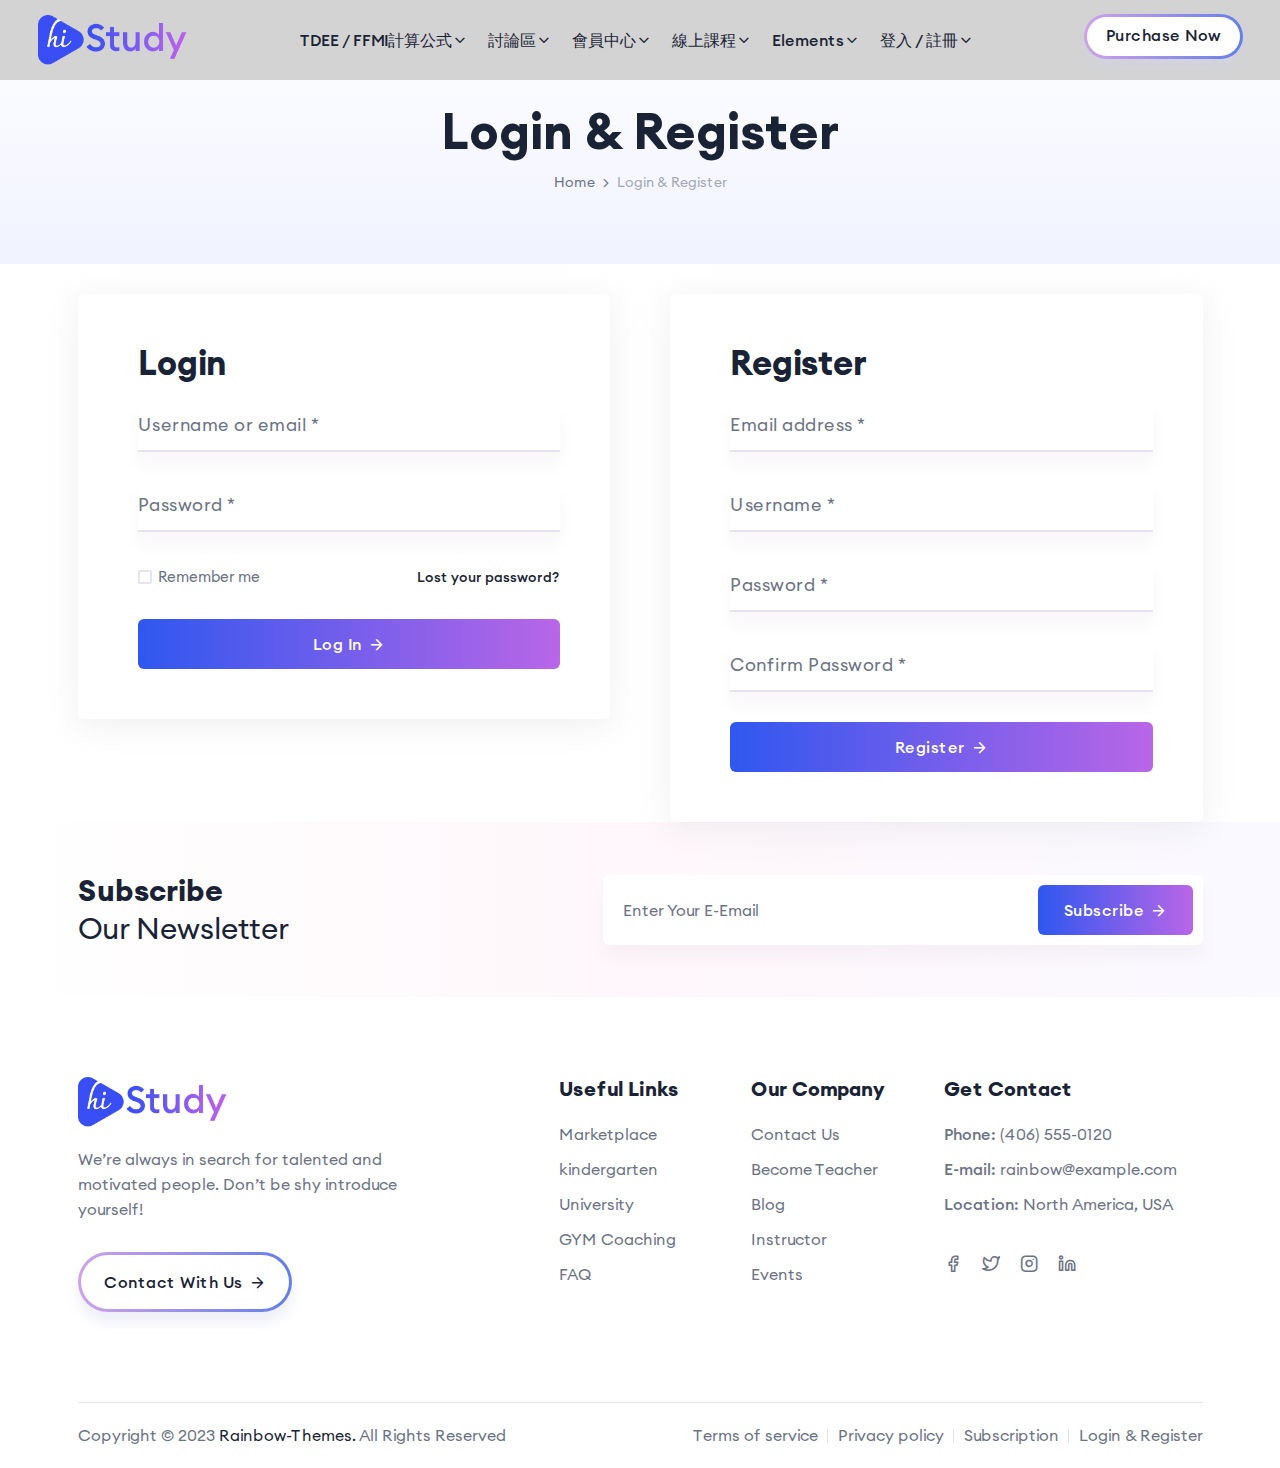
<file: g2-login.html>
<!DOCTYPE html>
<html lang="en">

<head>
    <meta charset="utf-8">
    <meta http-equiv="x-ua-compatible" content="ie=edge">
    <title>Login & Register - Online Courses & Education Bootstrap5 Template</title>
    <meta name="robots" content="noindex, follow" />
    <meta name="description" content="">
    <meta name="viewport" content="width=device-width, initial-scale=1, shrink-to-fit=no">

    <!-- Favicon -->
    <link rel="shortcut icon" type="image/x-icon" href="assets/images/favicon.png">

    <!-- CSS
	============================================ -->
    <link rel="stylesheet" href="assets/css/vendor/bootstrap.min.css">
    <link rel="stylesheet" href="assets/css/vendor/slick.css">
    <link rel="stylesheet" href="assets/css/vendor/slick-theme.css">
    <link rel="stylesheet" href="assets/css/plugins/sal.css">
    <link rel="stylesheet" href="assets/css/plugins/feather.css">
    <link rel="stylesheet" href="assets/css/plugins/fontawesome.min.css">
    <link rel="stylesheet" href="assets/css/plugins/euclid-circulara.css">
    <link rel="stylesheet" href="assets/css/plugins/swiper.css">
    <link rel="stylesheet" href="assets/css/plugins/magnify.css">
    <link rel="stylesheet" href="assets/css/plugins/odometer.css">
    <link rel="stylesheet" href="assets/css/plugins/animation.css">
    <link rel="stylesheet" href="assets/css/plugins/bootstrap-select.min.css">
    <link rel="stylesheet" href="assets/css/plugins/jquery-ui.css">
    <link rel="stylesheet" href="assets/css/plugins/magnigy-popup.min.css">
    <link rel="stylesheet" href="assets/css/plugins/plyr.css">
    <link rel="stylesheet" href="assets/css/style.css">
</head>

<body class="rbt-header-sticky">

 <!-- Start Header Area  頁首 桌機-->
 <header class="rbt-header rbt-header-10">
    <div class="rbt-sticky-placeholder"></div>
    <div class="rbt-header-wrapper header-space-betwween header-transparent header-sticky">
        <div class="container-fluid">
            <div class="mainbar-row rbt-navigation-start align-items-center">
                <div class="header-left rbt-header-content">
                    <div class="header-info">
                        <div class="logo">
                            <a href="index.html">
                                <img src="assets/images/logo/logo.png" alt="Education Logo Images">
                            </a>
                        </div>
                    </div>
                </div>
                <div class="rbt-main-navigation d-none d-xl-block">
                    <nav class="mainmenu-nav">
                        <ul class="mainmenu">
                            <li class="with-megamenu has-menu-child-item position-static">
                                <a href="#">TDEE / FFMI計算公式<i class="feather-chevron-down"></i></a>

                            </li>

                            <li class="with-megamenu has-menu-child-item">
                                <a href="#">討論區<i class="feather-chevron-down"></i></a>
                                <!-- Start Mega Menu  -->
                                
                                <!-- End Mega Menu  -->
                            </li>

                            <li class="has-dropdown has-menu-child-item">
                                <a href="#">會員中心
                                    <i class="feather-chevron-down"></i>
                                </a>
                                <ul class="submenu">
                                    <li class="has-dropdown"><a href="#">Instructor Dashboard</a>
             
                                    </li>
                                    <li class="has-dropdown"><a href="#">Student Dashboard</a>

                                    </li>
                                </ul>
                            </li>

                            <li class="with-megamenu has-menu-child-item position-static">
                                <a href="#">線上課程<i class="feather-chevron-down"></i></a>
                               
                                
                                
                            </li>

                            <li class="with-megamenu has-menu-child-item position-static">
                                <a href="#">Elements <i class="feather-chevron-down"></i></a>
                                
                                
                                
                            </li>

                            <li class="with-megamenu has-menu-child-item position-static">
                                <a href="#">登入 / 註冊 <i class="feather-chevron-down"></i></a>
                                
                                
                                
                            </li>

                            
                        </ul>
                    </nav>
                </div>
                <div class="header-right">
                    <div class="rbt-btn-wrapper d-none d-xl-block">
                        <a class="rbt-btn rbt-marquee-btn marquee-auto btn-border-gradient radius-round btn-sm hover-transform-none" href="https://themeforest.net/checkout/from_item/42846507?license=regular">
                            <span data-text="Purchase Now">Purchase Now</span>
                        </a>
                    </div>
                    <!-- Start Mobile-Menu-Bar -->
                    <div class="mobile-menu-bar d-block d-xl-none">
                        <div class="hamberger">
                            <button class="hamberger-button rbt-round-btn">
                                <i class="feather-menu"></i>
                            </button>
                        </div>
                    </div>
                    <!-- Start Mobile-Menu-Bar -->
                </div>
            </div>
        </div>
    </div>
</header>
<!-- End Header Area  -->
    <!-- Mobile Menu Section -->
    <div class="popup-mobile-menu">
        <div class="inner-wrapper">
            <div class="inner-top">
                <div class="content">
                    <div class="logo">
                        <a href="index.html">
                            <img src="assets/images/logo/logo.png" alt="Education Logo Images">
                        </a>
                    </div>
                    <div class="rbt-btn-close">
                        <button class="close-button rbt-round-btn"><i class="feather-x"></i></button>
                    </div>
                </div>
                <p class="description">Histudy is a education website template. You can customize all.</p>
                <ul class="navbar-top-left rbt-information-list justify-content-start">
                    <li>
                        <a href="mailto:hello@example.com"><i class="feather-mail"></i>example@gmail.com</a>
                    </li>
                    <li>
                        <a href="#"><i class="feather-phone"></i>(302) 555-0107</a>
                    </li>
                </ul>
            </div>

            <nav class="mainmenu-nav">
                <ul class="mainmenu">
                    <li class="with-megamenu has-menu-child-item position-static">
                        <a href="#">Home <i class="feather-chevron-down"></i></a>
                        <!-- Start Mega Menu  -->
                        <div class="rbt-megamenu menu-skin-dark">
                            <div class="wrapper">
                                <div class="row row--15 home-plesentation-wrapper single-dropdown-menu-presentation">

                                    <!-- Start Single Demo  -->
                                    <div class="col-lg-12 col-xl-2 col-xxl-2 col-md-12 col-sm-12 col-12 single-mega-item">
                                        <div class="demo-single">
                                            <div class="inner">
                                                <div class="thumbnail">
                                                    <a href="01-main-demo.html"><img src="assets/images/splash/demo/h1.jpg" alt="Demo Images"></a>
                                                </div>
                                                <div class="content">
                                                    <h4 class="title"><a href="01-main-demo.html">Home Demo <span class="btn-icon"><i class="feather-arrow-right"></i></span></a></h4>
                                                </div>
                                            </div>
                                        </div>
                                    </div>
                                    <!-- End Single Demo  -->

                                    <!-- Start Single Demo  -->
                                    <div class="col-lg-12 col-xl-2 col-xxl-2 col-md-12 col-sm-12 col-12 single-mega-item">
                                        <div class="demo-single">
                                            <div class="inner">
                                                <div class="thumbnail">
                                                    <a href="12-marketplace.html"><img src="assets/images/splash/demo/h12.jpg" alt="Demo Images"></a>
                                                </div>
                                                <div class="content">
                                                    <h4 class="title"><a href="12-marketplace.html">Marketplace <span class="btn-icon"><i class="feather-arrow-right"></i></span></a></h4>
                                                </div>
                                            </div>
                                        </div>
                                    </div>
                                    <!-- End Single Demo  -->
                                    <!-- Start Single Demo  -->
                                    <div class="col-lg-12 col-xl-2 col-xxl-2 col-md-12 col-sm-12 col-12 single-mega-item">
                                        <div class="demo-single">
                                            <div class="inner">
                                                <div class="thumbnail">
                                                    <a href="04-kindergarten.html"><img src="assets/images/splash/demo/h4.jpg" alt="Demo Images"></a>
                                                </div>
                                                <div class="content">
                                                    <h4 class="title"><a href="04-kindergarten.html">kindergarten <span class="btn-icon"><i class="feather-arrow-right"></i></span></a></h4>
                                                </div>
                                            </div>
                                        </div>
                                    </div>
                                    <!-- End Single Demo  -->
                                    <!-- Start Single Demo  -->
                                    <div class="col-lg-12 col-xl-2 col-xxl-2 col-md-12 col-sm-12 col-12 single-mega-item">
                                        <div class="demo-single">
                                            <div class="inner">
                                                <div class="thumbnail">
                                                    <a href="13-university-classic.html"><img src="assets/images/splash/demo/h13.jpg" alt="Demo Images"></a>
                                                </div>
                                                <div class="content">
                                                    <h4 class="title"><a href="13-university-classic.html">University Classic <span class="btn-icon"><i class="feather-arrow-right"></i></span></a></h4>
                                                </div>
                                            </div>
                                        </div>
                                    </div>
                                    <!-- End Single Demo  -->

                                    <!-- Start Single Demo  -->
                                    <div class="col-lg-12 col-xl-2 col-xxl-2 col-md-12 col-sm-12 col-12 single-mega-item">
                                        <div class="demo-single">
                                            <div class="inner">
                                                <div class="thumbnail">
                                                    <a href="14-home-elegant.html"><img src="assets/images/splash/demo/h14.jpg" alt="Demo Images"></a>
                                                </div>
                                                <div class="content">
                                                    <h4 class="title"><a href="14-home-elegant.html">Home Elegant <span class="btn-icon"><i class="feather-arrow-right"></i></span></a></h4>
                                                </div>
                                            </div>
                                        </div>
                                    </div>
                                    <!-- End Single Demo  -->

                                    <!-- Start Single Demo  -->
                                    <div class="col-lg-12 col-xl-2 col-xxl-2 col-md-12 col-sm-12 col-12 single-mega-item">
                                        <div class="demo-single">
                                            <div class="inner">
                                                <div class="thumbnail">
                                                    <a href="09-gym-coaching.html"><img src="assets/images/splash/demo/h9.jpg" alt="Demo Images"></a>
                                                </div>
                                                <div class="content">
                                                    <h4 class="title"><a href="09-gym-coaching.html">Gym Coaching <span class="btn-icon"><i class="feather-arrow-right"></i></span></a></h4>
                                                </div>
                                            </div>
                                        </div>
                                    </div>
                                    <!-- End Single Demo  -->

                                    <!-- Start Single Demo  -->
                                    <div class="col-lg-12 col-xl-2 col-xxl-2 col-md-12 col-sm-12 col-12 single-mega-item">
                                        <div class="demo-single">
                                            <div class="inner">
                                                <div class="thumbnail">
                                                    <a href="03-online-school.html"><img src="assets/images/splash/demo/h3.jpg" alt="Demo Images"></a>
                                                </div>
                                                <div class="content">
                                                    <h4 class="title"><a href="03-online-school.html">Online School <span class="btn-icon"><i class="feather-arrow-right"></i></span></a></h4>
                                                </div>
                                            </div>
                                        </div>
                                    </div>
                                    <!-- End Single Demo  -->

                                    <!-- Start Single Demo  -->
                                    <div class="col-lg-12 col-xl-2 col-xxl-2 col-md-12 col-sm-12 col-12 single-mega-item">
                                        <div class="demo-single">
                                            <div class="inner">
                                                <div class="thumbnail">
                                                    <a href="06-university-status.html"><img src="assets/images/splash/demo/h6.jpg" alt="Demo Images"></a>
                                                </div>
                                                <div class="content">
                                                    <h4 class="title"><a href="06-university-status.html">University Status <span class="btn-icon"><i class="feather-arrow-right"></i></span></a></h4>
                                                </div>
                                            </div>
                                        </div>
                                    </div>
                                    <!-- End Single Demo  -->

                                    <!-- Start Single Demo  -->
                                    <div class="col-lg-12 col-xl-2 col-xxl-2 col-md-12 col-sm-12 col-12 single-mega-item">
                                        <div class="demo-single">
                                            <div class="inner">
                                                <div class="thumbnail">
                                                    <a href="15-home-technology.html"><img src="assets/images/splash/demo/h15.jpg" alt="Demo Images"></a>
                                                </div>
                                                <div class="content">
                                                    <h4 class="title"><a href="15-home-technology.html">Home Technology <span class="btn-icon"><i class="feather-arrow-right"></i></span></a></h4>
                                                </div>
                                            </div>
                                        </div>
                                    </div>
                                    <!-- End Single Demo  -->

                                    <!-- Start Single Demo  -->
                                    <div class="col-lg-12 col-xl-2 col-xxl-2 col-md-12 col-sm-12 col-12 single-mega-item">
                                        <div class="demo-single">
                                            <div class="inner">
                                                <div class="thumbnail">
                                                    <a href="07-instructor-portfolio.html"><img src="assets/images/splash/demo/h7.jpg" alt="Demo Images"></a>
                                                </div>
                                                <div class="content">
                                                    <h4 class="title"><a href="07-instructor-portfolio.html">Instructor Portfolio <span class="btn-icon"><i class="feather-arrow-right"></i></span></a></h4>
                                                </div>
                                            </div>
                                        </div>
                                    </div>
                                    <!-- End Single Demo  -->

                                    <!-- Start Single Demo  -->
                                    <div class="col-lg-12 col-xl-2 col-xxl-2 col-md-12 col-sm-12 col-12 single-mega-item">
                                        <div class="demo-single">
                                            <div class="inner">
                                                <div class="thumbnail">
                                                    <a href="08-language-academy.html"><img src="assets/images/splash/demo/h8.jpg" alt="Demo Images"></a>
                                                </div>
                                                <div class="content">
                                                    <h4 class="title"><a href="08-language-academy.html">Language Academy <span class="btn-icon"><i class="feather-arrow-right"></i></span></a></h4>
                                                </div>
                                            </div>
                                        </div>
                                    </div>
                                    <!-- End Single Demo  -->

                                    <!-- Start Single Demo  -->
                                    <div class="col-lg-12 col-xl-2 col-xxl-2 col-md-12 col-sm-12 col-12 single-mega-item">
                                        <div class="demo-single">
                                            <div class="inner">
                                                <div class="thumbnail">
                                                    <a href="11-single-course.html"><img src="assets/images/splash/demo/h11.jpg" alt="Demo Images"></a>
                                                </div>
                                                <div class="content">
                                                    <h4 class="title"><a href="11-single-course.html">Single Course <span class="btn-icon"><i class="feather-arrow-right"></i></span></a></h4>
                                                </div>
                                            </div>
                                        </div>
                                    </div>
                                    <!-- End Single Demo  -->

                                    <!-- Start Single Demo  -->
                                    <div class="col-lg-12 col-xl-2 col-xxl-2 col-md-12 col-sm-12 col-12 single-mega-item">
                                        <div class="demo-single">
                                            <div class="inner">
                                                <div class="thumbnail">
                                                    <a href="10-online-course.html"><img src="assets/images/splash/demo/h10.jpg" alt="Demo Images"></a>
                                                </div>
                                                <div class="content">
                                                    <h4 class="title"><a href="10-online-course.html">Online Course <span class="btn-icon"><i class="feather-arrow-right"></i></span></a></h4>
                                                </div>
                                            </div>
                                        </div>
                                    </div>
                                    <!-- End Single Demo  -->

                                    <!-- Start Single Demo  -->
                                    <div class="col-lg-12 col-xl-2 col-xxl-2 col-md-12 col-sm-12 col-12 single-mega-item">
                                        <div class="demo-single">
                                            <div class="inner">
                                                <div class="thumbnail">
                                                    <a href="05-classic-lms.html"><img src="assets/images/splash/demo/h5.jpg" alt="Demo Images"></a>
                                                </div>
                                                <div class="content">
                                                    <h4 class="title"><a href="05-classic-lms.html">Classic Lms <span class="btn-icon"><i class="feather-arrow-right"></i></span></a></h4>
                                                </div>
                                            </div>
                                        </div>
                                    </div>
                                    <!-- End Single Demo  -->

                                    <!-- Start Single Demo  -->
                                    <div class="col-lg-12 col-xl-2 col-xxl-2 col-md-12 col-sm-12 col-12 single-mega-item">
                                        <div class="demo-single">
                                            <div class="inner">
                                                <div class="thumbnail">
                                                    <a href="02-course-school.html"><img src="assets/images/splash/demo/h2.jpg" alt="Demo Images"></a>
                                                </div>
                                                <div class="content">
                                                    <h4 class="title"><a href="02-course-school.html">Course School <span class="btn-icon"><i class="feather-arrow-right"></i></span></a></h4>
                                                </div>
                                            </div>
                                        </div>
                                    </div>
                                    <!-- End Single Demo  -->

                                    <!-- Start Single Demo  -->
                                    <div class="col-lg-12 col-xl-2 col-xxl-2 col-md-12 col-sm-12 col-12 single-mega-item coming-soon">
                                        <div class="demo-single">
                                            <div class="inner">
                                                <div class="thumbnail">
                                                    <a href="#"><img src="assets/images/splash/demo/coming-soon-1.png" alt="Demo Images"></a>
                                                </div>
                                                <div class="content">
                                                    <h4 class="title"><a href="#">Coming Soon <span class="btn-icon"><i class="feather-arrow-right"></i></span></a></h4>
                                                </div>
                                            </div>
                                        </div>
                                    </div>
                                    <!-- End Single Demo  -->

                                    <!-- Start Single Demo  -->
                                    <div class="col-lg-12 col-xl-2 col-xxl-2 col-md-12 col-sm-12 col-12 single-mega-item coming-soon">
                                        <div class="demo-single">
                                            <div class="inner">
                                                <div class="thumbnail">
                                                    <a href="#"><img src="assets/images/splash/demo/coming-soon-2.png" alt="Demo Images"></a>
                                                </div>
                                                <div class="content">
                                                    <h4 class="title"><a href="#">Coming Soon 2 <span class="btn-icon"><i class="feather-arrow-right"></i></span></a></h4>
                                                </div>
                                            </div>
                                        </div>
                                    </div>
                                    <!-- End Single Demo  -->

                                    <!-- Start Single Demo  -->
                                    <div class="col-lg-12 col-xl-2 col-xxl-2 col-md-12 col-sm-12 col-12 single-mega-item coming-soon">
                                        <div class="demo-single">
                                            <div class="inner">
                                                <div class="thumbnail">
                                                    <a href="#"><img src="assets/images/splash/demo/coming-soon-3.png" alt="Demo Images"></a>
                                                </div>
                                                <div class="content">
                                                    <h4 class="title"><a href="#">Coming Soon 3 <span class="btn-icon"><i class="feather-arrow-right"></i></span></a></h4>
                                                </div>
                                            </div>
                                        </div>
                                    </div>
                                    <!-- End Single Demo  -->
                                </div>

                                <div class="load-demo-btn text-center">
                                    <a class="rbt-btn-link color-white" href="#">Scroll to view more <svg xmlns="http://www.w3.org/2000/svg" width="16" height="16" fill="currentColor" class="bi bi-arrow-down-up" viewBox="0 0 16 16">
                                            <path fill-rule="evenodd" d="M11.5 15a.5.5 0 0 0 .5-.5V2.707l3.146 3.147a.5.5 0 0 0 .708-.708l-4-4a.5.5 0 0 0-.708 0l-4 4a.5.5 0 1 0 .708.708L11 2.707V14.5a.5.5 0 0 0 .5.5zm-7-14a.5.5 0 0 1 .5.5v11.793l3.146-3.147a.5.5 0 0 1 .708.708l-4 4a.5.5 0 0 1-.708 0l-4-4a.5.5 0 0 1 .708-.708L4 13.293V1.5a.5.5 0 0 1 .5-.5z" />
                                        </svg></a>
                                </div>
                            </div>
                        </div>
                        <!-- End Mega Menu  -->
                    </li>

                    <li class="with-megamenu has-menu-child-item">
                        <a href="#">Courses <i class="feather-chevron-down"></i></a>
                        <!-- Start Mega Menu  -->
                        <div class="rbt-megamenu grid-item-2">
                            <div class="wrapper">
                                <div class="row">
                                    <div class="col-lg-12">
                                        <div class="mega-top-banner">
                                            <div class="content">
                                                <h4 class="title">Developer hub</h4>
                                                <p class="description">Start building fast, with code samples, key resources and more.</p>
                                            </div>
                                        </div>
                                    </div>
                                </div>
                                <div class="row row--15">
                                    <div class="col-lg-12 col-xl-6 col-xxl-6 single-mega-item">
                                        <h3 class="rbt-short-title">Course Layout</h3>
                                        <ul class="mega-menu-item">
                                            <li><a href="course-filter-one-toggle.html">Filter One Toggle</a></li>
                                            <li><a href="course-filter-one-open.html">Filter One Open</a></li>
                                            <li><a href="course-filter-two-toggle.html">Filter Two Toggle</a></li>
                                            <li><a href="course-filter-two-open.html">Filter Two Open</a></li>
                                            <li><a href="course-with-tab.html">Course With Tab</a></li>
                                            <li><a href="course-with-tab-two.html">Course With Tab Two</a></li>
                                            <li><a href="course-card-2.html">Course Card Two</a></li>
                                        </ul>
                                    </div>
                                    <div class="col-lg-12 col-xl-6 col-xxl-6 single-mega-item">
                                        <h3 class="rbt-short-title">Course Layout</h3>
                                        <ul class="mega-menu-item">
                                            <li><a href="course-card-3.html">Course Card Three</a></li>
                                            <li><a href="course-masonry.html">Course Masonry</a></li>
                                            <li><a href="course-with-sidebar.html">Course With Sidebar</a></li>
                                            <li><a href="course-details.html">Course Details</a></li>
                                            <li><a href="course-details-2.html">Course Details Two</a></li>
                                            <li><a href="lesson.html">Course Lesson <span class="rbt-badge-card">New</span></a></li>
                                            <li><a href="create-course.html">Create Course <span class="rbt-badge-card">New</span></a></li>
                                        </ul>
                                    </div>
                                </div>
                                <div class="row">
                                    <div class="col-lg-12">
                                        <ul class="nav-quick-access">
                                            <li><a href="#"><i class="feather-folder-minus"></i> Quick Start Guide</a></li>
                                            <li><a href="#"><i class="feather-folder-minus"></i> For Open Source</a></li>
                                            <li><a href="#"><i class="feather-folder-minus"></i> API Status</a></li>
                                            <li><a href="#"><i class="feather-folder-minus"></i> Support</a></li>
                                        </ul>
                                    </div>
                                </div>
                            </div>
                        </div>
                        <!-- End Mega Menu  -->
                    </li>

                    <li class="has-dropdown has-menu-child-item">
                        <a href="#">Dashboard
                            <i class="feather-chevron-down"></i>
                        </a>
                        <ul class="submenu">
                            <li class="has-dropdown"><a href="#">Instructor Dashboard</a>
                                <ul class="submenu">
                                    <li><a href="instructor-dashboard.html">Dashboard</a></li>
                                    <li><a href="instructor-profile.html">Profile</a></li>
                                    <li><a href="instructor-enrolled-courses.html">Enrolled Courses</a></li>
                                    <li><a href="instructor-wishlist.html">Wishlist</a></li>
                                    <li><a href="instructor-reviews.html">Reviews</a></li>
                                    <li><a href="instructor-my-quiz-attempts.html">My Quiz Attempts</a></li>
                                    <li><a href="instructor-order-history.html">Order History</a></li>
                                    <li><a href="instructor-course.html">My Course</a></li>
                                    <li><a href="instructor-announcements.html">Announcements</a></li>
                                    <li><a href="instructor-quiz-attempts.html">Quiz Attempts</a></li>
                                    <li><a href="instructor-assignments.html">Assignments</a></li>
                                    <li><a href="instructor-settings.html">Settings</a></li>
                                </ul>
                            </li>
                            <li class="has-dropdown"><a href="#">Student Dashboard</a>
                                <ul class="submenu">
                                    <li><a href="student-dashboard.html">Dashboard</a></li>
                                    <li><a href="student-profile.html">Profile</a></li>
                                    <li><a href="student-enrolled-courses.html">Enrolled Courses</a></li>
                                    <li><a href="student-wishlist.html">Wishlist</a></li>
                                    <li><a href="student-reviews.html">Reviews</a></li>
                                    <li><a href="student-my-quiz-attempts.html">My Quiz Attempts</a></li>
                                    <li><a href="student-order-history.html">Order History</a></li>
                                    <li><a href="student-settings.html">Settings</a></li>
                                </ul>
                            </li>
                        </ul>
                    </li>

                    <li class="with-megamenu has-menu-child-item position-static">
                        <a href="#">Pages <i class="feather-chevron-down"></i></a>
                        <!-- Start Mega Menu  -->
                        <div class="rbt-megamenu grid-item-4">
                            <div class="wrapper">
                                <div class="row row--15">
                                    <div class="col-lg-12 col-xl-3 col-xxl-3 single-mega-item">
                                        <h3 class="rbt-short-title">Get Started</h3>
                                        <ul class="mega-menu-item">
                                            <li><a href="about-us-01.html">About Us</a></li>
                                            <li><a href="about-us-02.html">About Us 02</a></li>
                                            <li><a href="event-grid.html">Event Grid</a></li>
                                            <li><a href="event-list.html">Event List</a></li>
                                            <li><a href="event-sidebar.html">Event Sidebar</a></li>
                                            <li><a href="event-details.html">Event Details</a></li>
                                            <li><a href="academy-gallery.html">Academy Gallery</a></li>
                                            <li><a href="admission-guide.html">Admission Guide</a></li>
                                        </ul>
                                    </div>

                                    <div class="col-lg-12 col-xl-3 col-xxl-3 single-mega-item">
                                        <h3 class="rbt-short-title">Get Started</h3>
                                        <ul class="mega-menu-item">
                                            <li><a href="profile.html">Profile</a></li>
                                            <li><a href="contact.html">Contact Us</a></li>
                                            <li><a href="become-a-teacher.html">Become a Teacher</a></li>
                                            <li><a href="instructor.html">Instructor</a></li>
                                            <li><a href="faqs.html">FAQS</a></li>
                                            <li><a href="privacy-policy.html">Privacy Policy</a></li>
                                            <li><a href="404.html">404 Page</a></li>
                                            <li><a href="maintenance.html">Maintenance</a></li>
                                        </ul>
                                    </div>

                                    <div class="col-lg-12 col-xl-3 col-xxl-3 single-mega-item">
                                        <h3 class="rbt-short-title">Shop Pages</h3>
                                        <ul class="mega-menu-item">
                                            <li><a href="shop.html">Shop <span class="rbt-badge-card">Sale Anything</span></a></li>
                                            <li><a href="single-product.html">Single Product</a></li>
                                            <li><a href="cart.html">Cart Page</a></li>
                                            <li><a href="checkout.html">Checkout</a></li>
                                            <li><a href="wishlist.html">Wishlist Page</a></li>
                                            <li><a href="my-account.html">My Acount</a></li>
                                            <li><a href="login.html">Login & Register</a></li>
                                            <li><a href="subscription.html">Subscription</a></li>
                                        </ul>
                                    </div>
                                    <div class="col-lg-12 col-xl-3 col-xxl-3 single-mega-item">
                                        <div class="mega-category-item">
                                            <!-- Start Single Category  -->
                                            <div class="nav-category-item">
                                                <div class="thumbnail">
                                                    <div class="image"><img src="assets/images/course/category-2.png" alt="Course images"></div>
                                                    <a href="course-filter-one-toggle.html">
                                                        <span>Online Education</span>
                                                        <i class="feather-chevron-right"></i>
                                                    </a>
                                                </div>
                                            </div>
                                            <!-- End Single Category  -->

                                            <!-- Start Single Category  -->
                                            <div class="nav-category-item">
                                                <div class="thumbnail">
                                                    <div class="image"><img src="assets/images/course/category-1.png" alt="Course images"></div>
                                                    <a href="course-filter-one-toggle.html">
                                                        <span>Language Club</span>
                                                        <i class="feather-chevron-right"></i>
                                                    </a>
                                                </div>
                                            </div>
                                            <!-- End Single Category  -->

                                            <!-- Start Single Category  -->
                                            <div class="nav-category-item">
                                                <div class="thumbnail">
                                                    <div class="image"><img src="assets/images/course/category-4.png" alt="Course images"></div>
                                                    <a href="course-filter-one-toggle.html">
                                                        <span>University Status</span>
                                                        <i class="feather-chevron-right"></i>
                                                    </a>
                                                </div>
                                            </div>
                                            <!-- End Single Category  -->

                                            <!-- Start Single Category  -->
                                            <div class="nav-category-item">
                                                <div class="thumbnail">
                                                    <a href="course-filter-one-toggle.html">
                                                        <span>Course School</span>
                                                        <i class="feather-chevron-right"></i>
                                                    </a>
                                                </div>
                                            </div>
                                            <!-- End Single Category  -->

                                            <!-- Start Single Category  -->
                                            <div class="nav-category-item">
                                                <div class="thumbnail">
                                                    <div class="image"><img src="assets/images/course/category-9.png" alt="Course images"></div>
                                                    <a href="course-filter-one-toggle.html">
                                                        <span>Academy</span>
                                                        <i class="feather-chevron-right"></i>
                                                    </a>
                                                </div>
                                            </div>
                                            <!-- End Single Category  -->

                                        </div>
                                    </div>
                                </div>
                            </div>
                        </div>
                        <!-- End Mega Menu  -->
                    </li>

                    <li class="with-megamenu has-menu-child-item position-static">
                        <a href="#">Elements <i class="feather-chevron-down"></i></a>
                        <!-- Start Mega Menu  -->
                        <div class="rbt-megamenu grid-item-3">
                            <div class="wrapper">
                                <div class="row row--15 single-dropdown-menu-presentation">
                                    <div class="col-lg-4 col-xxl-4 single-mega-item">
                                        <ul class="mega-menu-item">
                                            <li><a href="style-guide.html">Style Guide <span class="rbt-badge-card">Hot</span></a></li>
                                            <li><a href="accordion.html">Accordion</a></li>
                                            <li><a href="advancetab.html">Advance Tab</a></li>
                                            <li><a href="brand.html">Brand</a></li>
                                            <li><a href="button.html">Button</a></li>
                                            <li><a href="badge.html">Badge</a></li>
                                            <li><a href="card.html">Card</a></li>
                                            <li><a href="call-to-action.html">Call To Action</a></li>
                                        </ul>
                                    </div>

                                    <div class="col-lg-4 col-xxl-4 single-mega-item">
                                        <ul class="mega-menu-item">
                                            <li><a href="counterup.html">Counter</a></li>
                                            <li><a href="category.html">Categories</a></li>
                                            <li><a href="header.html">Header Style</a></li>
                                            <li><a href="newsletter.html">Newsletter</a></li>
                                            <li><a href="team.html">Team</a></li>
                                            <li><a href="social.html">Social</a></li>
                                            <li><a href="list-style.html">List Style</a></li>
                                            <li><a href="gallery.html">Gallery</a></li>
                                        </ul>
                                    </div>

                                    <div class="col-lg-4 col-xxl-4 single-mega-item">
                                        <ul class="mega-menu-item">
                                            <li><a href="pricing.html">Pricing</a></li>
                                            <li><a href="progressbar.html">Progressbar</a></li>
                                            <li><a href="testimonial.html">Testimonial</a></li>
                                            <li><a href="service.html">Service</a></li>
                                            <li><a href="split.html">Split Area</a></li>
                                            <li><a href="search.html">Search Style</a></li>
                                            <li><a href="instagram.html">Instagram Style</a></li>
                                            <li><a href="#">& More Coming</a></li>

                                        </ul>
                                    </div>

                                </div>
                                <div class="row">
                                    <div class="col-lg-12">
                                        <div class="btn-wrapper">
                                            <a class="rbt-btn btn-gradient hover-icon-reverse square btn-xl w-100 text-center mt--30 hover-transform-none" href="#">
                                                <span class="icon-reverse-wrapper">
                                        <span class="btn-text">Visit Histudy Template</span>
                                                <span class="btn-icon"><i class="feather-arrow-right"></i></span>
                                                <span class="btn-icon"><i class="feather-arrow-right"></i></span>
                                                </span>
                                            </a>
                                        </div>
                                    </div>
                                </div>
                            </div>
                        </div>
                        <!-- End Mega Menu  -->
                    </li>

                    <li class="with-megamenu has-menu-child-item position-static">
                        <a href="#">Blog <i class="feather-chevron-down"></i></a>
                        <!-- Start Mega Menu  -->
                        <div class="rbt-megamenu grid-item-3">
                            <div class="wrapper">
                                <div class="row row--15">
                                    <div class="col-lg-12 col-xl-4 col-xxl-4 single-mega-item">
                                        <h3 class="rbt-short-title">Blog Styles</h3>
                                        <ul class="mega-menu-item">
                                            <li><a href="blog-list.html">Blog List</a></li>
                                            <li><a href="blog.html">Blog Grid</a></li>
                                            <li><a href="blog-grid-minimal.html">Blog Grid Minimal</a></li>
                                            <li><a href="blog-with-sidebar.html">Blog With Sidebar</a></li>
                                            <li><a href="blog-details.html">Blog Details</a></li>
                                            <li><a href="post-format-standard.html">Post Format Standard</a></li>
                                            <li><a href="post-format-gallery.html">Post Format Gallery</a></li>
                                        </ul>
                                    </div>

                                    <div class="col-lg-12 col-xl-4 col-xxl-4 single-mega-item">
                                        <h3 class="rbt-short-title">Get Started</h3>
                                        <ul class="mega-menu-item">
                                            <li><a href="post-format-quote.html">Post Format Quote</a></li>
                                            <li><a href="post-format-audio.html">Post Format Audio</a></li>
                                            <li><a href="post-format-video.html">Post Format Video</a></li>
                                            <li><a href="#">Media Under Title <span class="rbt-badge-card">Coming</span></a></li>
                                            <li><a href="#">Sticky Sidebar <span class="rbt-badge-card">Coming</span></a></li>
                                            <li><a href="#">Auto Masonry <span class="rbt-badge-card">Coming</span></a></li>
                                            <li><a href="#">Meta Overlaid <span class="rbt-badge-card">Coming</span></a></li>
                                        </ul>
                                    </div>

                                    <div class="col-lg-12 col-xl-4 col-xxl-4 single-mega-item">
                                        <div class="rbt-ads-wrapper">
                                            <a class="d-block" href="#"><img src="assets/images/service/mobile-cat.jpg" alt="Education Images"></a>
                                        </div>
                                    </div>
                                </div>
                            </div>
                        </div>
                        <!-- End Mega Menu  -->
                    </li>
                </ul>
            </nav>

            <div class="mobile-menu-bottom">
                <div class="rbt-btn-wrapper mb--20">
                    <a class="rbt-btn btn-border-gradient radius-round btn-sm hover-transform-none w-100 justify-content-center text-center" href="#">
                        <span>Enroll Now</span>
                    </a>
                </div>

                <div class="social-share-wrapper">
                    <span class="rbt-short-title d-block">Find With Us</span>
                    <ul class="social-icon social-default transparent-with-border justify-content-start mt--20">
                        <li><a href="https://www.facebook.com/">
                                <i class="feather-facebook"></i>
                            </a>
                        </li>
                        <li><a href="https://www.twitter.com">
                                <i class="feather-twitter"></i>
                            </a>
                        </li>
                        <li><a href="https://www.instagram.com/">
                                <i class="feather-instagram"></i>
                            </a>
                        </li>
                        <li><a href="https://www.linkdin.com/">
                                <i class="feather-linkedin"></i>
                            </a>
                        </li>
                    </ul>
                </div>
            </div>

        </div>
    </div>
    <!-- Start Side Vav -->
    <div class="rbt-cart-side-menu">
        <div class="inner-wrapper">
            <div class="inner-top">
                <div class="content">
                    <div class="title">
                        <h4 class="title mb--0">Your shopping cart</h4>
                    </div>
                    <div class="rbt-btn-close" id="btn_sideNavClose">
                        <button class="minicart-close-button rbt-round-btn"><i class="feather-x"></i></button>
                    </div>
                </div>
            </div>
            <nav class="side-nav w-100">
                <ul class="rbt-minicart-wrapper">
                    <li class="minicart-item">
                        <div class="thumbnail">
                            <a href="#">
                                <img src="assets/images/product/1.jpg" alt="Product Images">
                            </a>
                        </div>
                        <div class="product-content">
                            <h6 class="title"><a href="single-product.html">Miracle Morning</a></h6>

                            <span class="quantity">1 * <span class="price">$22</span></span>
                        </div>
                        <div class="close-btn">
                            <button class="rbt-round-btn"><i class="feather-x"></i></button>
                        </div>
                    </li>

                    <li class="minicart-item">
                        <div class="thumbnail">
                            <a href="#">
                                <img src="assets/images/product/7.jpg" alt="Product Images">
                            </a>
                        </div>
                        <div class="product-content">
                            <h6 class="title"><a href="single-product.html">Happy Strong</a></h6>

                            <span class="quantity">1 * <span class="price">$30</span></span>
                        </div>
                        <div class="close-btn">
                            <button class="rbt-round-btn"><i class="feather-x"></i></button>
                        </div>
                    </li>

                    <li class="minicart-item">
                        <div class="thumbnail">
                            <a href="#">
                                <img src="assets/images/product/3.jpg" alt="Product Images">
                            </a>
                        </div>
                        <div class="product-content">
                            <h6 class="title"><a href="single-product.html">Rich Dad Poor Dad</a></h6>

                            <span class="quantity">1 * <span class="price">$50</span></span>
                        </div>
                        <div class="close-btn">
                            <button class="rbt-round-btn"><i class="feather-x"></i></button>
                        </div>
                    </li>

                    <li class="minicart-item">
                        <div class="thumbnail">
                            <a href="#">
                                <img src="assets/images/product/4.jpg" alt="Product Images">
                            </a>
                        </div>
                        <div class="product-content">
                            <h6 class="title"><a href="single-product.html">Momentum Theorem</a></h6>

                            <span class="quantity">1 * <span class="price">$50</span></span>
                        </div>
                        <div class="close-btn">
                            <button class="rbt-round-btn"><i class="feather-x"></i></button>
                        </div>
                    </li>
                </ul>
            </nav>

            <div class="rbt-minicart-footer">
                <hr class="mb--0">
                <div class="rbt-cart-subttotal">
                    <p class="subtotal"><strong>Subtotal:</strong></p>
                    <p class="price">$121</p>
                </div>
                <hr class="mb--0">
                <div class="rbt-minicart-bottom mt--20">
                    <div class="view-cart-btn">
                        <a class="rbt-btn btn-border icon-hover w-100 text-center" href="#">
                            <span class="btn-text">View Cart</span>
                            <span class="btn-icon"><i class="feather-arrow-right"></i></span>
                        </a>
                    </div>
                    <div class="checkout-btn mt--20">
                        <a class="rbt-btn btn-gradient icon-hover w-100 text-center" href="#">
                            <span class="btn-text">Checkout</span>
                            <span class="btn-icon"><i class="feather-arrow-right"></i></span>
                        </a>
                    </div>
                </div>
            </div>

        </div>
    </div>
    <!-- End Side Vav -->
    <a class="close_side_menu" href="javascript:void(0);"></a>

    <!-- Start breadcrumb Area -->
    <div class="rbt-breadcrumb-default ptb--100 ptb_md--50 ptb_sm--30 bg-gradient-1">
        <div class="container">
            <div class="row">
                <div class="col-lg-12">
                    <div class="breadcrumb-inner text-center">
                        <h2 class="title">Login & Register</h2>
                        <ul class="page-list">
                            <li class="rbt-breadcrumb-item"><a href="index.html">Home</a></li>
                            <li>
                                <div class="icon-right"><i class="feather-chevron-right"></i></div>
                            </li>
                            <li class="rbt-breadcrumb-item active">Login & Register</li>
                        </ul>
                    </div>
                </div>
            </div>
        </div>
    </div>
    <!-- End Breadcrumb Area -->

    <div class="rbt-elements-area bg-color-white rbt-section-gap">
        <div class="container">
            <div class="row gy-5 row--30">

                <div class="col-lg-6">
                    <div class="rbt-contact-form contact-form-style-1 max-width-auto">
                        <h3 class="title">Login</h3>
                        <form class="max-width-auto">
                            <div class="form-group">
                                <input name="con_name" type="text" />
                                <label>Username or email *</label>
                                <span class="focus-border"></span>
                            </div>
                            <div class="form-group">
                                <input name="con_email" type="email">
                                <label>Password *</label>
                                <span class="focus-border"></span>
                            </div>

                            <div class="row mb--30">
                                <div class="col-lg-6">
                                    <div class="rbt-checkbox">
                                        <input type="checkbox" id="rememberme" name="rememberme">
                                        <label for="rememberme">Remember me</label>
                                    </div>
                                </div>
                                <div class="col-lg-6">
                                    <div class="rbt-lost-password text-end">
                                        <a class="rbt-btn-link" href="#">Lost your password?</a>
                                    </div>
                                </div>
                            </div>

                            <div class="form-submit-group">
                                <button type="submit" class="rbt-btn btn-md btn-gradient hover-icon-reverse w-100">
                                    <span class="icon-reverse-wrapper">
                                        <span class="btn-text">Log In</span>
                                    <span class="btn-icon"><i class="feather-arrow-right"></i></span>
                                    <span class="btn-icon"><i class="feather-arrow-right"></i></span>
                                    </span>
                                </button>
                            </div>
                        </form>
                    </div>
                </div>

                <div class="col-lg-6">
                    <div class="rbt-contact-form contact-form-style-1 max-width-auto">
                        <h3 class="title">Register</h3>
                        <form class="max-width-auto">
                            <div class="form-group">
                                <input name="register-email" type="text" />
                                <label>Email address *</label>
                                <span class="focus-border"></span>
                            </div>

                            <div class="form-group">
                                <input name="register_user" type="text">
                                <label>Username *</label>
                                <span class="focus-border"></span>
                            </div>

                            <div class="form-group">
                                <input name="register_password" type="password">
                                <label>Password *</label>
                                <span class="focus-border"></span>
                            </div>

                            <div class="form-group">
                                <input name="register_conpassword" type="password">
                                <label>Confirm Password *</label>
                                <span class="focus-border"></span>
                            </div>

                            <div class="form-submit-group">
                                <button type="submit" class="rbt-btn btn-md btn-gradient hover-icon-reverse w-100">
                                    <span class="icon-reverse-wrapper">
                                        <span class="btn-text">Register</span>
                                    <span class="btn-icon"><i class="feather-arrow-right"></i></span>
                                    <span class="btn-icon"><i class="feather-arrow-right"></i></span>
                                    </span>
                                </button>
                            </div>

                        </form>
                    </div>
                </div>

            </div>
        </div>
    </div>


    <div class="rbt-newsletter-area bg-gradient-6 ptb--50">
        <div class="container">
            <div class="row g-5 align-items-center">
                <div class="col-lg-5 col-md-12 col-12">
                    <div class="inner">
                        <div class="section-title text-center text-lg-start">
                            <h4 class="title"><strong>Subscribe</strong> <br /> <span class="w-400">Our Newsletter</span></h4>
                        </div>
                    </div>
                </div>
                <div class="col-lg-7 col-md-12 col-12 text-start text-sm-end">
                    <form action="#" class="newsletter-form-1 me-0">
                        <input type="email" placeholder="Enter Your E-Email">
                        <button type="submit" class="rbt-btn btn-md btn-gradient hover-icon-reverse">
                            <span class="icon-reverse-wrapper">
                        <span class="btn-text">Subscribe</span>
                            <span class="btn-icon"><i class="feather-arrow-right"></i></span>
                            <span class="btn-icon"><i class="feather-arrow-right"></i></span>
                            </span>
                        </button>
                    </form>
                </div>
            </div>
        </div>
    </div>


    <!-- Start Footer aera -->
    <footer class="rbt-footer footer-style-1">
        <div class="footer-top">
            <div class="container">
                <div class="row row--15 mt_dec--30">
                    <div class="col-lg-4 col-md-6 col-sm-6 col-12 mt--30">
                        <div class="footer-widget">
                            <div class="logo">
                                <a href="index.html">
                                    <img src="assets/images/logo/logo.png" alt="Edu-cause">
                                </a>
                            </div>

                            <p class="description mt--20">We’re always in search for talented
                                and motivated people. Don’t be shy introduce yourself!
                            </p>

                            <div class="contact-btn mt--30">
                                <a class="rbt-btn hover-icon-reverse btn-border-gradient radius-round" href="#">
                                    <div class="icon-reverse-wrapper">
                                        <span class="btn-text">Contact With Us</span>
                                        <span class="btn-icon"><i class="feather-arrow-right"></i></span>
                                        <span class="btn-icon"><i class="feather-arrow-right"></i></span>
                                    </div>
                                </a>
                            </div>
                        </div>
                    </div>

                    <div class="offset-lg-1 col-lg-2 col-md-6 col-sm-6 col-12 mt--30">
                        <div class="footer-widget">
                            <h5 class="ft-title">Useful Links</h5>
                            <ul class="ft-link">
                                <li>
                                    <a href="12-marketplace.html">Marketplace</a>
                                </li>
                                <li>
                                    <a href="04-kindergarten.html">kindergarten</a>
                                </li>
                                <li>
                                    <a href="13-university-classic.html">University</a>
                                </li>
                                <li>
                                    <a href="09-gym-coaching.html">GYM Coaching</a>
                                </li>
                                <li>
                                    <a href="faqs.html">FAQ</a>
                                </li>
                            </ul>
                        </div>
                    </div>

                    <div class="col-lg-2 col-md-6 col-sm-6 col-12 mt--30">
                        <div class="footer-widget">
                            <h5 class="ft-title">Our Company</h5>
                            <ul class="ft-link">
                                <li>
                                    <a href="contact.html">Contact Us</a>
                                </li>
                                <li>
                                    <a href="become-a-teacher.html">Become Teacher</a>
                                </li>
                                <li>
                                    <a href="blog.html">Blog</a>
                                </li>
                                <li>
                                    <a href="instructor.html">Instructor</a>
                                </li>
                                <li>
                                    <a href="event-list.html">Events</a>
                                </li>
                            </ul>
                        </div>
                    </div>

                    <div class="col-lg-3 col-md-6 col-sm-6 col-12 mt--30">
                        <div class="footer-widget">
                            <h5 class="ft-title">Get Contact</h5>
                            <ul class="ft-link">
                                <li><span>Phone:</span> <a href="#">(406) 555-0120</a></li>
                                <li><span>E-mail:</span> <a href="mailto:hr@example.com">rainbow@example.com</a></li>
                                <li><span>Location:</span> North America, USA</li>
                            </ul>
                            <ul class="social-icon social-default icon-naked justify-content-start mt--20">
                                <li><a href="https://www.facebook.com/">
                                        <i class="feather-facebook"></i>
                                    </a>
                                </li>
                                <li><a href="https://www.twitter.com">
                                        <i class="feather-twitter"></i>
                                    </a>
                                </li>
                                <li><a href="https://www.instagram.com/">
                                        <i class="feather-instagram"></i>
                                    </a>
                                </li>
                                <li><a href="https://www.linkdin.com/">
                                        <i class="feather-linkedin"></i>
                                    </a>
                                </li>
                            </ul>
                        </div>
                    </div>
                </div>
            </div>
        </div>
    </footer>
    <!-- End Footer aera -->
    <div class="rbt-separator-mid">
        <div class="container">
            <hr class="rbt-separator m-0">
        </div>
    </div>
    <!-- Start Copyright Area  -->
    <div class="copyright-area copyright-style-1 ptb--20">
        <div class="container">
            <div class="row align-items-center">
                <div class="col-xxl-6 col-xl-6 col-lg-6 col-md-12 col-12">
                    <p class="rbt-link-hover text-center text-lg-start">Copyright © 2023 <a href="https://themeforest.net/user/rbt-themes">Rainbow-Themes.</a> All Rights Reserved</p>
                </div>
                <div class="col-xxl-6 col-xl-6 col-lg-6 col-md-12 col-12">
                    <ul class="copyright-link rbt-link-hover justify-content-center justify-content-lg-end mt_sm--10 mt_md--10">
                        <li><a href="#">Terms of service</a></li>
                        <li><a href="privacy-policy.html">Privacy policy</a></li>
                        <li><a href="subscription.html">Subscription</a></li>
                        <li><a href="login.html">Login & Register</a></li>
                    </ul>
                </div>
            </div>
        </div>
    </div>
    <!-- End Copyright Area  -->
    <div class="rbt-progress-parent">
        <svg class="rbt-back-circle svg-inner" width="100%" height="100%" viewBox="-1 -1 102 102">
            <path d="M50,1 a49,49 0 0,1 0,98 a49,49 0 0,1 0,-98" />
        </svg>
    </div>

    <!-- JS
============================================ -->
    <!-- Modernizer JS -->
    <script src="assets/js/vendor/modernizr.min.js"></script>
    <!-- jQuery JS -->
    <script src="assets/js/vendor/jquery.js"></script>
    <!-- Bootstrap JS -->
    <script src="assets/js/vendor/bootstrap.min.js"></script>
    <!-- sal.js -->
    <script src="assets/js/vendor/sal.js"></script>
    <script src="assets/js/vendor/swiper.js"></script>
    <script src="assets/js/vendor/magnify.min.js"></script>
    <script src="assets/js/vendor/jquery-appear.js"></script>
    <script src="assets/js/vendor/odometer.js"></script>
    <script src="assets/js/vendor/backtotop.js"></script>
    <script src="assets/js/vendor/isotop.js"></script>
    <script src="assets/js/vendor/imageloaded.js"></script>

    <script src="assets/js/vendor/wow.js"></script>
    <script src="assets/js/vendor/waypoint.min.js"></script>
    <script src="assets/js/vendor/easypie.js"></script>
    <script src="assets/js/vendor/text-type.js"></script>
    <script src="assets/js/vendor/jquery-one-page-nav.js"></script>
    <script src="assets/js/vendor/bootstrap-select.min.js"></script>
    <script src="assets/js/vendor/jquery-ui.js"></script>
    <script src="assets/js/vendor/magnify-popup.min.js"></script>
    <script src="assets/js/vendor/paralax-scroll.js"></script>
    <script src="assets/js/vendor/paralax.min.js"></script>
    <script src="assets/js/vendor/countdown.js"></script>
    <script src="assets/js/vendor/plyr.js"></script>
    <!-- Main JS -->
    <script src="assets/js/main.js"></script>
</body>

</html>
</file>
<file: assets/css/plugins/sal.css>
[data-sal]{-webkit-transition-delay:0s;-o-transition-delay:0s;transition-delay:0s;-webkit-transition-delay:var(--sal-delay,0s);-o-transition-delay:var(--sal-delay,0s);transition-delay:var(--sal-delay,0s);-webkit-transition-duration:.2s;-o-transition-duration:.2s;transition-duration:.2s;-webkit-transition-duration:var(--sal-duration,.2s);-o-transition-duration:var(--sal-duration,.2s);transition-duration:var(--sal-duration,.2s);-webkit-transition-timing-function:ease;-o-transition-timing-function:ease;transition-timing-function:ease;-webkit-transition-timing-function:var(--sal-easing,ease);-o-transition-timing-function:var(--sal-easing,ease);transition-timing-function:var(--sal-easing,ease)}[data-sal][data-sal-duration="200"]{-webkit-transition-duration:.2s;-o-transition-duration:.2s;transition-duration:.2s}[data-sal][data-sal-duration="250"]{-webkit-transition-duration:.25s;-o-transition-duration:.25s;transition-duration:.25s}[data-sal][data-sal-duration="300"]{-webkit-transition-duration:.3s;-o-transition-duration:.3s;transition-duration:.3s}[data-sal][data-sal-duration="350"]{-webkit-transition-duration:.35s;-o-transition-duration:.35s;transition-duration:.35s}[data-sal][data-sal-duration="400"]{-webkit-transition-duration:.4s;-o-transition-duration:.4s;transition-duration:.4s}[data-sal][data-sal-duration="450"]{-webkit-transition-duration:.45s;-o-transition-duration:.45s;transition-duration:.45s}[data-sal][data-sal-duration="500"]{-webkit-transition-duration:.5s;-o-transition-duration:.5s;transition-duration:.5s}[data-sal][data-sal-duration="550"]{-webkit-transition-duration:.55s;-o-transition-duration:.55s;transition-duration:.55s}[data-sal][data-sal-duration="600"]{-webkit-transition-duration:.6s;-o-transition-duration:.6s;transition-duration:.6s}[data-sal][data-sal-duration="650"]{-webkit-transition-duration:.65s;-o-transition-duration:.65s;transition-duration:.65s}[data-sal][data-sal-duration="700"]{-webkit-transition-duration:.7s;-o-transition-duration:.7s;transition-duration:.7s}[data-sal][data-sal-duration="750"]{-webkit-transition-duration:.75s;-o-transition-duration:.75s;transition-duration:.75s}[data-sal][data-sal-duration="800"]{-webkit-transition-duration:.8s;-o-transition-duration:.8s;transition-duration:.8s}[data-sal][data-sal-duration="850"]{-webkit-transition-duration:.85s;-o-transition-duration:.85s;transition-duration:.85s}[data-sal][data-sal-duration="900"]{-webkit-transition-duration:.9s;-o-transition-duration:.9s;transition-duration:.9s}[data-sal][data-sal-duration="950"]{-webkit-transition-duration:.95s;-o-transition-duration:.95s;transition-duration:.95s}[data-sal][data-sal-duration="1000"]{-webkit-transition-duration:1s;-o-transition-duration:1s;transition-duration:1s}[data-sal][data-sal-duration="1050"]{-webkit-transition-duration:1.05s;-o-transition-duration:1.05s;transition-duration:1.05s}[data-sal][data-sal-duration="1100"]{-webkit-transition-duration:1.1s;-o-transition-duration:1.1s;transition-duration:1.1s}[data-sal][data-sal-duration="1150"]{-webkit-transition-duration:1.15s;-o-transition-duration:1.15s;transition-duration:1.15s}[data-sal][data-sal-duration="1200"]{-webkit-transition-duration:1.2s;-o-transition-duration:1.2s;transition-duration:1.2s}[data-sal][data-sal-duration="1250"]{-webkit-transition-duration:1.25s;-o-transition-duration:1.25s;transition-duration:1.25s}[data-sal][data-sal-duration="1300"]{-webkit-transition-duration:1.3s;-o-transition-duration:1.3s;transition-duration:1.3s}[data-sal][data-sal-duration="1350"]{-webkit-transition-duration:1.35s;-o-transition-duration:1.35s;transition-duration:1.35s}[data-sal][data-sal-duration="1400"]{-webkit-transition-duration:1.4s;-o-transition-duration:1.4s;transition-duration:1.4s}[data-sal][data-sal-duration="1450"]{-webkit-transition-duration:1.45s;-o-transition-duration:1.45s;transition-duration:1.45s}[data-sal][data-sal-duration="1500"]{-webkit-transition-duration:1.5s;-o-transition-duration:1.5s;transition-duration:1.5s}[data-sal][data-sal-duration="1550"]{-webkit-transition-duration:1.55s;-o-transition-duration:1.55s;transition-duration:1.55s}[data-sal][data-sal-duration="1600"]{-webkit-transition-duration:1.6s;-o-transition-duration:1.6s;transition-duration:1.6s}[data-sal][data-sal-duration="1650"]{-webkit-transition-duration:1.65s;-o-transition-duration:1.65s;transition-duration:1.65s}[data-sal][data-sal-duration="1700"]{-webkit-transition-duration:1.7s;-o-transition-duration:1.7s;transition-duration:1.7s}[data-sal][data-sal-duration="1750"]{-webkit-transition-duration:1.75s;-o-transition-duration:1.75s;transition-duration:1.75s}[data-sal][data-sal-duration="1800"]{-webkit-transition-duration:1.8s;-o-transition-duration:1.8s;transition-duration:1.8s}[data-sal][data-sal-duration="1850"]{-webkit-transition-duration:1.85s;-o-transition-duration:1.85s;transition-duration:1.85s}[data-sal][data-sal-duration="1900"]{-webkit-transition-duration:1.9s;-o-transition-duration:1.9s;transition-duration:1.9s}[data-sal][data-sal-duration="1950"]{-webkit-transition-duration:1.95s;-o-transition-duration:1.95s;transition-duration:1.95s}[data-sal][data-sal-duration="2000"]{-webkit-transition-duration:2s;-o-transition-duration:2s;transition-duration:2s}[data-sal][data-sal-delay="50"]{-webkit-transition-delay:.05s;-o-transition-delay:.05s;transition-delay:.05s}[data-sal][data-sal-delay="100"]{-webkit-transition-delay:.1s;-o-transition-delay:.1s;transition-delay:.1s}[data-sal][data-sal-delay="150"]{-webkit-transition-delay:.15s;-o-transition-delay:.15s;transition-delay:.15s}[data-sal][data-sal-delay="200"]{-webkit-transition-delay:.2s;-o-transition-delay:.2s;transition-delay:.2s}[data-sal][data-sal-delay="250"]{-webkit-transition-delay:.25s;-o-transition-delay:.25s;transition-delay:.25s}[data-sal][data-sal-delay="300"]{-webkit-transition-delay:.3s;-o-transition-delay:.3s;transition-delay:.3s}[data-sal][data-sal-delay="350"]{-webkit-transition-delay:.35s;-o-transition-delay:.35s;transition-delay:.35s}[data-sal][data-sal-delay="400"]{-webkit-transition-delay:.4s;-o-transition-delay:.4s;transition-delay:.4s}[data-sal][data-sal-delay="450"]{-webkit-transition-delay:.45s;-o-transition-delay:.45s;transition-delay:.45s}[data-sal][data-sal-delay="500"]{-webkit-transition-delay:.5s;-o-transition-delay:.5s;transition-delay:.5s}[data-sal][data-sal-delay="550"]{-webkit-transition-delay:.55s;-o-transition-delay:.55s;transition-delay:.55s}[data-sal][data-sal-delay="600"]{-webkit-transition-delay:.6s;-o-transition-delay:.6s;transition-delay:.6s}[data-sal][data-sal-delay="650"]{-webkit-transition-delay:.65s;-o-transition-delay:.65s;transition-delay:.65s}[data-sal][data-sal-delay="700"]{-webkit-transition-delay:.7s;-o-transition-delay:.7s;transition-delay:.7s}[data-sal][data-sal-delay="750"]{-webkit-transition-delay:.75s;-o-transition-delay:.75s;transition-delay:.75s}[data-sal][data-sal-delay="800"]{-webkit-transition-delay:.8s;-o-transition-delay:.8s;transition-delay:.8s}[data-sal][data-sal-delay="850"]{-webkit-transition-delay:.85s;-o-transition-delay:.85s;transition-delay:.85s}[data-sal][data-sal-delay="900"]{-webkit-transition-delay:.9s;-o-transition-delay:.9s;transition-delay:.9s}[data-sal][data-sal-delay="950"]{-webkit-transition-delay:.95s;-o-transition-delay:.95s;transition-delay:.95s}[data-sal][data-sal-delay="1000"]{-webkit-transition-delay:1s;-o-transition-delay:1s;transition-delay:1s}[data-sal][data-sal-easing=linear]{-webkit-transition-timing-function:linear;-o-transition-timing-function:linear;transition-timing-function:linear}[data-sal][data-sal-easing=ease]{-webkit-transition-timing-function:ease;-o-transition-timing-function:ease;transition-timing-function:ease}[data-sal][data-sal-easing=ease-in]{-webkit-transition-timing-function:ease-in;-o-transition-timing-function:ease-in;transition-timing-function:ease-in}[data-sal][data-sal-easing=ease-out]{-webkit-transition-timing-function:ease-out;-o-transition-timing-function:ease-out;transition-timing-function:ease-out}[data-sal][data-sal-easing=ease-in-out]{-webkit-transition-timing-function:ease-in-out;-o-transition-timing-function:ease-in-out;transition-timing-function:ease-in-out}[data-sal][data-sal-easing=ease-in-cubic]{-webkit-transition-timing-function:cubic-bezier(.55,.055,.675,.19);-o-transition-timing-function:cubic-bezier(.55,.055,.675,.19);transition-timing-function:cubic-bezier(.55,.055,.675,.19)}[data-sal][data-sal-easing=ease-out-cubic]{-webkit-transition-timing-function:cubic-bezier(.215,.61,.355,1);-o-transition-timing-function:cubic-bezier(.215,.61,.355,1);transition-timing-function:cubic-bezier(.215,.61,.355,1)}[data-sal][data-sal-easing=ease-in-out-cubic]{-webkit-transition-timing-function:cubic-bezier(.645,.045,.355,1);-o-transition-timing-function:cubic-bezier(.645,.045,.355,1);transition-timing-function:cubic-bezier(.645,.045,.355,1)}[data-sal][data-sal-easing=ease-in-circ]{-webkit-transition-timing-function:cubic-bezier(.6,.04,.98,.335);-o-transition-timing-function:cubic-bezier(.6,.04,.98,.335);transition-timing-function:cubic-bezier(.6,.04,.98,.335)}[data-sal][data-sal-easing=ease-out-circ]{-webkit-transition-timing-function:cubic-bezier(.075,.82,.165,1);-o-transition-timing-function:cubic-bezier(.075,.82,.165,1);transition-timing-function:cubic-bezier(.075,.82,.165,1)}[data-sal][data-sal-easing=ease-in-out-circ]{-webkit-transition-timing-function:cubic-bezier(.785,.135,.15,.86);-o-transition-timing-function:cubic-bezier(.785,.135,.15,.86);transition-timing-function:cubic-bezier(.785,.135,.15,.86)}[data-sal][data-sal-easing=ease-in-expo]{-webkit-transition-timing-function:cubic-bezier(.95,.05,.795,.035);-o-transition-timing-function:cubic-bezier(.95,.05,.795,.035);transition-timing-function:cubic-bezier(.95,.05,.795,.035)}[data-sal][data-sal-easing=ease-out-expo]{-webkit-transition-timing-function:cubic-bezier(.19,1,.22,1);-o-transition-timing-function:cubic-bezier(.19,1,.22,1);transition-timing-function:cubic-bezier(.19,1,.22,1)}[data-sal][data-sal-easing=ease-in-out-expo]{-webkit-transition-timing-function:cubic-bezier(1,0,0,1);-o-transition-timing-function:cubic-bezier(1,0,0,1);transition-timing-function:cubic-bezier(1,0,0,1)}[data-sal][data-sal-easing=ease-in-quad]{-webkit-transition-timing-function:cubic-bezier(.55,.085,.68,.53);-o-transition-timing-function:cubic-bezier(.55,.085,.68,.53);transition-timing-function:cubic-bezier(.55,.085,.68,.53)}[data-sal][data-sal-easing=ease-out-quad]{-webkit-transition-timing-function:cubic-bezier(.25,.46,.45,.94);-o-transition-timing-function:cubic-bezier(.25,.46,.45,.94);transition-timing-function:cubic-bezier(.25,.46,.45,.94)}[data-sal][data-sal-easing=ease-in-out-quad]{-webkit-transition-timing-function:cubic-bezier(.455,.03,.515,.955);-o-transition-timing-function:cubic-bezier(.455,.03,.515,.955);transition-timing-function:cubic-bezier(.455,.03,.515,.955)}[data-sal][data-sal-easing=ease-in-quart]{-webkit-transition-timing-function:cubic-bezier(.895,.03,.685,.22);-o-transition-timing-function:cubic-bezier(.895,.03,.685,.22);transition-timing-function:cubic-bezier(.895,.03,.685,.22)}[data-sal][data-sal-easing=ease-out-quart]{-webkit-transition-timing-function:cubic-bezier(.165,.84,.44,1);-o-transition-timing-function:cubic-bezier(.165,.84,.44,1);transition-timing-function:cubic-bezier(.165,.84,.44,1)}[data-sal][data-sal-easing=ease-in-out-quart]{-webkit-transition-timing-function:cubic-bezier(.77,0,.175,1);-o-transition-timing-function:cubic-bezier(.77,0,.175,1);transition-timing-function:cubic-bezier(.77,0,.175,1)}[data-sal][data-sal-easing=ease-in-quint]{-webkit-transition-timing-function:cubic-bezier(.755,.05,.855,.06);-o-transition-timing-function:cubic-bezier(.755,.05,.855,.06);transition-timing-function:cubic-bezier(.755,.05,.855,.06)}[data-sal][data-sal-easing=ease-out-quint]{-webkit-transition-timing-function:cubic-bezier(.23,1,.32,1);-o-transition-timing-function:cubic-bezier(.23,1,.32,1);transition-timing-function:cubic-bezier(.23,1,.32,1)}[data-sal][data-sal-easing=ease-in-out-quint]{-webkit-transition-timing-function:cubic-bezier(.86,0,.07,1);-o-transition-timing-function:cubic-bezier(.86,0,.07,1);transition-timing-function:cubic-bezier(.86,0,.07,1)}[data-sal][data-sal-easing=ease-in-sine]{-webkit-transition-timing-function:cubic-bezier(.47,0,.745,.715);-o-transition-timing-function:cubic-bezier(.47,0,.745,.715);transition-timing-function:cubic-bezier(.47,0,.745,.715)}[data-sal][data-sal-easing=ease-out-sine]{-webkit-transition-timing-function:cubic-bezier(.39,.575,.565,1);-o-transition-timing-function:cubic-bezier(.39,.575,.565,1);transition-timing-function:cubic-bezier(.39,.575,.565,1)}[data-sal][data-sal-easing=ease-in-out-sine]{-webkit-transition-timing-function:cubic-bezier(.445,.05,.55,.95);-o-transition-timing-function:cubic-bezier(.445,.05,.55,.95);transition-timing-function:cubic-bezier(.445,.05,.55,.95)}[data-sal][data-sal-easing=ease-in-back]{-webkit-transition-timing-function:cubic-bezier(.6,-.28,.735,.045);-o-transition-timing-function:cubic-bezier(.6,-.28,.735,.045);transition-timing-function:cubic-bezier(.6,-.28,.735,.045)}[data-sal][data-sal-easing=ease-out-back]{-webkit-transition-timing-function:cubic-bezier(.175,.885,.32,1.275);-o-transition-timing-function:cubic-bezier(.175,.885,.32,1.275);transition-timing-function:cubic-bezier(.175,.885,.32,1.275)}[data-sal][data-sal-easing=ease-in-out-back]{-webkit-transition-timing-function:cubic-bezier(.68,-.55,.265,1.55);-o-transition-timing-function:cubic-bezier(.68,-.55,.265,1.55);transition-timing-function:cubic-bezier(.68,-.55,.265,1.55)}[data-sal|=fade]{opacity:0;-webkit-transition-property:opacity;-o-transition-property:opacity;transition-property:opacity}[data-sal|=fade].sal-animate,body.sal-disabled [data-sal|=fade]{opacity:1}[data-sal|=slide]{opacity:0;-webkit-transition-property:opacity,-webkit-transform;transition-property:opacity,-webkit-transform;-o-transition-property:opacity,transform;transition-property:opacity,transform;transition-property:opacity,transform,-webkit-transform}[data-sal=slide-up]{-webkit-transform:translateY(20%);-ms-transform:translateY(20%);transform:translateY(20%)}[data-sal=slide-down]{-webkit-transform:translateY(-20%);-ms-transform:translateY(-20%);transform:translateY(-20%)}[data-sal=slide-left]{-webkit-transform:translateX(20%);-ms-transform:translateX(20%);transform:translateX(20%)}[data-sal=slide-right]{-webkit-transform:translateX(-20%);-ms-transform:translateX(-20%);transform:translateX(-20%)}[data-sal|=slide].sal-animate,body.sal-disabled [data-sal|=slide]{opacity:1;-webkit-transform:none;-ms-transform:none;transform:none}[data-sal|=zoom]{opacity:0;-webkit-transition-property:opacity,-webkit-transform;transition-property:opacity,-webkit-transform;-o-transition-property:opacity,transform;transition-property:opacity,transform;transition-property:opacity,transform,-webkit-transform}[data-sal=zoom-in]{-webkit-transform:scale(.5);-ms-transform:scale(.5);transform:scale(.5)}[data-sal=zoom-out]{-webkit-transform:scale(1.1);-ms-transform:scale(1.1);transform:scale(1.1)}[data-sal|=zoom].sal-animate,body.sal-disabled [data-sal|=zoom]{opacity:1;-webkit-transform:none;-ms-transform:none;transform:none}[data-sal|=flip]{-webkit-backface-visibility:hidden;backface-visibility:hidden;-webkit-transition-property:-webkit-transform;transition-property:-webkit-transform;-o-transition-property:transform;transition-property:transform;transition-property:transform, -webkit-transform}[data-sal=flip-left]{-webkit-transform:perspective(2000px) rotateY(-91deg);transform:perspective(2000px) rotateY(-91deg)}[data-sal=flip-right]{-webkit-transform:perspective(2000px) rotateY(91deg);transform:perspective(2000px) rotateY(91deg)}[data-sal=flip-up]{-webkit-transform:perspective(2000px) rotateX(-91deg);transform:perspective(2000px) rotateX(-91deg)}[data-sal=flip-down]{-webkit-transform:perspective(2000px) rotateX(91deg);transform:perspective(2000px) rotateX(91deg)}[data-sal|=flip].sal-animate,body.sal-disabled [data-sal|=flip]{-webkit-transform:none;-ms-transform:none;transform:none}
</file>
<file: assets/css/plugins/feather.css>
@font-face {
	font-family: 'Feather';
	src:
	url('../../fonts/Feather.ttf?sdxovp') format('truetype'),
	url('../../fonts/Feather.woff?sdxovp') format('woff'),
	url('../../fonts/Feather.svg?sdxovp#Feather') format('svg');
	font-weight: normal;
	font-style: normal;
}
[class^="feather-"], [class*=" feather-"] {
	font-family: 'feather' !important;
	speak: none;
	font-style: normal;
	font-weight: normal;
	font-variant: normal;
	text-transform: none;
	line-height: 1;
	-webkit-font-smoothing: antialiased;
	-moz-osx-font-smoothing: grayscale;
}

.feather-activity:before {
	content: "\e900";
}
.feather-airplay:before {
	content: "\e901";
}
.feather-alecirclert-:before {
	content: "\e902";
}
.feather-alert-octagon:before {
	content: "\e903";
}
.feather-alert-triangle:before {
	content: "\e904";
}
.feather-align-center:before {
	content: "\e905";
}
.feather-align-justify:before {
	content: "\e906";
}
.feather-align-left:before {
	content: "\e907";
}
.feather-align-right:before {
	content: "\e908";
}
.feather-anchor:before {
	content: "\e909";
}
.feather-aperture:before {
	content: "\e90a";
}
.feather-archive:before {
	content: "\e90b";
}
.feather-arrow-down:before {
	content: "\e90c";
}
.feather-arrow-down-circle:before {
	content: "\e90d";
}
.feather-arrow-down-left:before {
	content: "\e90e";
}
.feather-arrow-down-right:before {
	content: "\e90f";
}
.feather-arrow-left:before {
	content: "\e910";
}
.feather-arrow-left-circle:before {
	content: "\e911";
}
.feather-arrow-right:before {
	content: "\e912";
}
.feather-arrow-right-circle:before {
	content: "\e913";
}
.feather-arrow-up:before {
	content: "\e914";
}
.feather-arrow-up-circle:before {
	content: "\e915";
}
.feather-arrow-up-left:before {
	content: "\e916";
}
.feather-arrow-up-right:before {
	content: "\e917";
}
.feather-at-sign:before {
	content: "\e918";
}
.feather-award:before {
	content: "\e919";
}
.feather-bar-chart:before {
	content: "\e91a";
}
.feather-bar-chart-2:before {
	content: "\e91b";
}
.feather-battery:before {
	content: "\e91c";
}
.feather-battery-charging:before {
	content: "\e91d";
}
.feather-bell:before {
	content: "\e91e";
}
.feather-bell-off:before {
	content: "\e91f";
}
.feather-bluetooth:before {
	content: "\e920";
}
.feather-bold:before {
	content: "\e921";
}
.feather-book:before {
	content: "\e922";
}
.feather-book-open:before {
	content: "\e923";
}
.feather-bookmark:before {
	content: "\e924";
}
.feather-box:before {
	content: "\e925";
}
.feather-briefcase:before {
	content: "\e926";
}
.feather-calendar:before {
	content: "\e927";
}
.feather-camera:before {
	content: "\e928";
}
.feather-camera-off:before {
	content: "\e929";
}
.feather-cast:before {
	content: "\e92a";
}
.feather-check:before {
	content: "\e92b";
}
.feather-check-circle:before {
	content: "\e92c";
}
.feather-check-square:before {
	content: "\e92d";
}
.feather-chevron-down:before {
	content: "\e92e";
}
.feather-chevron-left:before {
	content: "\e92f";
}
.feather-chevron-right:before {
	content: "\e930";
}
.feather-chevron-up:before {
	content: "\e931";
}
.feather-chevrons-down:before {
	content: "\e932";
}
.feather-chevrons-left:before {
	content: "\e933";
}
.feather-chevrons-right:before {
	content: "\e934";
}
.feather-chevrons-up:before {
	content: "\e935";
}
.feather-chrome:before {
	content: "\e936";
}
.feather-circle:before {
	content: "\e937";
}
.feather-clipboard:before {
	content: "\e938";
}
.feather-clock:before {
	content: "\e939";
}
.feather-cloud:before {
	content: "\e93a";
}
.feather-cloud-drizzle:before {
	content: "\e93b";
}
.feather-cloud-lightning:before {
	content: "\e93c";
}
.feather-cloud-off:before {
	content: "\e93d";
}
.feather-cloud-rain:before {
	content: "\e93e";
}
.feather-cloud-snow:before {
	content: "\e93f";
}
.feather-code:before {
	content: "\e940";
}
.feather-codepen:before {
	content: "\e941";
}
.feather-command:before {
	content: "\e942";
}
.feather-compass:before {
	content: "\e943";
}
.feather-copy:before {
	content: "\e944";
}
.feather-corner-down-left:before {
	content: "\e945";
}
.feather-corner-down-right:before {
	content: "\e946";
}
.feather-corner-left-down:before {
	content: "\e947";
}
.feather-corner-left-up:before {
	content: "\e948";
}
.feather-corner-right-down:before {
	content: "\e949";
}
.feather-corner-right-up:before {
	content: "\e94a";
}
.feather-corner-up-left:before {
	content: "\e94b";
}
.feather-corner-up-right:before {
	content: "\e94c";
}
.feather-cpu:before {
	content: "\e94d";
}
.feather-credit-card:before {
	content: "\e94e";
}
.feather-crop:before {
	content: "\e94f";
}
.feather-crosshair:before {
	content: "\e950";
}
.feather-database:before {
	content: "\e951";
}
.feather-delete:before {
	content: "\e952";
}
.feather-disc:before {
	content: "\e953";
}
.feather-dollar-sign:before {
	content: "\e954";
}
.feather-download:before {
	content: "\e955";
}
.feather-download-cloud:before {
	content: "\e956";
}
.feather-droplet:before {
	content: "\e957";
}
.feather-edit:before {
	content: "\e958";
}
.feather-edit-2:before {
	content: "\e959";
}
.feather-edit-3:before {
	content: "\e95a";
}
.feather-external-link:before {
	content: "\e95b";
}
.feather-eye:before {
	content: "\e95c";
}
.feather-eye-off:before {
	content: "\e95d";
}
.feather-facebook:before {
	content: "\e95e";
}
.feather-fast-forward:before {
	content: "\e95f";
}
.feather-feather:before {
	content: "\e960";
}
.feather-file:before {
	content: "\e961";
}
.feather-file-minus:before {
	content: "\e962";
}
.feather-file-plus:before {
	content: "\e963";
}
.feather-file-text:before {
	content: "\e964";
}
.feather-film:before {
	content: "\e965";
}
.feather-filter:before {
	content: "\e966";
}
.feather-flag:before {
	content: "\e967";
}
.feather-folder:before {
	content: "\e968";
}
.feather-folder-minus:before {
	content: "\e969";
}
.feather-folder-plus:before {
	content: "\e96a";
}
.feather-gift:before {
	content: "\e96b";
}
.feather-git-branch:before {
	content: "\e96c";
}
.feather-git-commit:before {
	content: "\e96d";
}
.feather-git-merge:before {
	content: "\e96e";
}
.feather-git-pull-request:before {
	content: "\e96f";
}
.feather-github:before {
	content: "\e970";
}
.feather-gitlab:before {
	content: "\e971";
}
.feather-globe:before {
	content: "\e972";
}
.feather-grid:before {
	content: "\e973";
}
.feather-hard-drive:before {
	content: "\e974";
}
.feather-hash:before {
	content: "\e975";
}
.feather-headphones:before {
	content: "\e976";
}
.feather-heart:before {
	content: "\e977";
}
.feather-help-circle:before {
	content: "\e978";
}
.feather-home:before {
	content: "\e979";
}
.feather-image:before {
	content: "\e97a";
}
.feather-inbox:before {
	content: "\e97b";
}
.feather-info:before {
	content: "\e97c";
}
.feather-instagram:before {
	content: "\e97d";
}
.feather-italic:before {
	content: "\e97e";
}
.feather-layers:before {
	content: "\e97f";
}
.feather-layout:before {
	content: "\e980";
}
.feather-life-buoy:before {
	content: "\e981";
}
.feather-link:before {
	content: "\e982";
}
.feather-link-2:before {
	content: "\e983";
}
.feather-linkedin:before {
	content: "\e984";
}
.feather-list:before {
	content: "\e985";
}
.feather-loader:before {
	content: "\e986";
}
.feather-lock:before {
	content: "\e987";
}
.feather-log-in:before {
	content: "\e988";
}
.feather-log-out:before {
	content: "\e989";
}
.feather-mail:before {
	content: "\e98a";
}
.feather-map:before {
	content: "\e98b";
}
.feather-map-pin:before {
	content: "\e98c";
}
.feather-maximize:before {
	content: "\e98d";
}
.feather-maximize-2:before {
	content: "\e98e";
}
.feather-menu:before {
	content: "\e98f";
}
.feather-message-circle:before {
	content: "\e990";
}
.feather-message-square:before {
	content: "\e991";
}
.feather-mic:before {
	content: "\e992";
}
.feather-mic-off:before {
	content: "\e993";
}
.feather-minimize:before {
	content: "\e994";
}
.feather-minimize-2:before {
	content: "\e995";
}
.feather-minus:before {
	content: "\e996";
}
.feather-minus-circle:before {
	content: "\e997";
}
.feather-minus-square:before {
	content: "\e998";
}
.feather-monitor:before {
	content: "\e999";
}
.feather-moon:before {
	content: "\e99a";
}
.feather-more-horizontal:before {
	content: "\e99b";
}
.feather-more-vertical:before {
	content: "\e99c";
}
.feather-move:before {
	content: "\e99d";
}
.feather-music:before {
	content: "\e99e";
}
.feather-navigation:before {
	content: "\e99f";
}
.feather-navigation-2:before {
	content: "\e9a0";
}
.feather-octagon:before {
	content: "\e9a1";
}
.feather-package:before {
	content: "\e9a2";
}
.feather-paperclip:before {
	content: "\e9a3";
}
.feather-pause:before {
	content: "\e9a4";
}
.feather-pause-circle:before {
	content: "\e9a5";
}
.feather-percent:before {
	content: "\e9a6";
}
.feather-phone:before {
	content: "\e9a7";
}
.feather-phone-call:before {
	content: "\e9a8";
}
.feather-phone-forwarded:before {
	content: "\e9a9";
}
.feather-phone-incoming:before {
	content: "\e9aa";
}
.feather-phone-missed:before {
	content: "\e9ab";
}
.feather-phone-off:before {
	content: "\e9ac";
}
.feather-phone-outgoing:before {
	content: "\e9ad";
}
.feather-pie-chart:before {
	content: "\e9ae";
}
.feather-play:before {
	content: "\e9af";
}
.feather-play-circle:before {
	content: "\e9b0";
}
.feather-plus:before {
	content: "\e9b1";
}
.feather-plus-circle:before {
	content: "\e9b2";
}
.feather-plus-square:before {
	content: "\e9b3";
}
.feather-pocket:before {
	content: "\e9b4";
}
.feather-power:before {
	content: "\e9b5";
}
.feather-printer:before {
	content: "\e9b6";
}
.feather-radio:before {
	content: "\e9b7";
}
.feather-refresh-ccw:before {
	content: "\e9b8";
}
.feather-refresh-cw:before {
	content: "\e9b9";
}
.feather-repeat:before {
	content: "\e9ba";
}
.feather-rewind:before {
	content: "\e9bb";
}
.feather-rotate-ccw:before {
	content: "\e9bc";
}
.feather-rotate-cw:before {
	content: "\e9bd";
}
.feather-rss:before {
	content: "\e9be";
}
.feather-save:before {
	content: "\e9bf";
}
.feather-scissors:before {
	content: "\e9c0";
}
.feather-search:before {
	content: "\e9c1";
}
.feather-send:before {
	content: "\e9c2";
}
.feather-server:before {
	content: "\e9c3";
}
.feather-settings:before {
	content: "\e9c4";
}
.feather-share:before {
	content: "\e9c5";
}
.feather-share-2:before {
	content: "\e9c6";
}
.feather-shield:before {
	content: "\e9c7";
}
.feather-shield-off:before {
	content: "\e9c8";
}
.feather-shopping-bag:before {
	content: "\e9c9";
}
.feather-shopping-cart:before {
	content: "\e9ca";
}
.feather-shuffle:before {
	content: "\e9cb";
}
.feather-sidebar:before {
	content: "\e9cc";
}
.feather-skip-back:before {
	content: "\e9cd";
}
.feather-skip-forward:before {
	content: "\e9ce";
}
.feather-slack:before {
	content: "\e9cf";
}
.feather-slash:before {
	content: "\e9d0";
}
.feather-sliders:before {
	content: "\e9d1";
}
.feather-smartphone:before {
	content: "\e9d2";
}
.feather-speaker:before {
	content: "\e9d3";
}
.feather-square:before {
	content: "\e9d4";
}
.feather-star:before {
	content: "\e9d5";
}
.feather-stop-circle:before {
	content: "\e9d6";
}
.feather-sun:before {
	content: "\e9d7";
}
.feather-sunrise:before {
	content: "\e9d8";
}
.feather-sunset:before {
	content: "\e9d9";
}
.feather-tablet:before {
	content: "\e9da";
}
.feather-tag:before {
	content: "\e9db";
}
.feather-target:before {
	content: "\e9dc";
}
.feather-terminal:before {
	content: "\e9dd";
}
.feather-thermometer:before {
	content: "\e9de";
}
.feather-thumbs-down:before {
	content: "\e9df";
}
.feather-thumbs-up:before {
	content: "\e9e0";
}
.feather-toggle-left:before {
	content: "\e9e1";
}
.feather-toggle-right:before {
	content: "\e9e2";
}
.feather-trash:before {
	content: "\e9e3";
}
.feather-trash-2:before {
	content: "\e9e4";
}
.feather-trending-down:before {
	content: "\e9e5";
}
.feather-trending-up:before {
	content: "\e9e6";
}
.feather-triangle:before {
	content: "\e9e7";
}
.feather-truck:before {
	content: "\e9e8";
}
.feather-tv:before {
	content: "\e9e9";
}
.feather-twitter:before {
	content: "\e9ea";
}
.feather-type:before {
	content: "\e9eb";
}
.feather-umbrella:before {
	content: "\e9ec";
}
.feather-underline:before {
	content: "\e9ed";
}
.feather-unlock:before {
	content: "\e9ee";
}
.feather-upload:before {
	content: "\e9ef";
}
.feather-upload-cloud:before {
	content: "\e9f0";
}
.feather-user:before {
	content: "\e9f1";
}
.feather-user-check:before {
	content: "\e9f2";
}
.feather-user-minus:before {
	content: "\e9f3";
}
.feather-user-plus:before {
	content: "\e9f4";
}
.feather-user-x:before {
	content: "\e9f5";
}
.feather-users:before {
	content: "\e9f6";
}
.feather-video:before {
	content: "\e9f7";
}
.feather-video-off:before {
	content: "\e9f8";
}
.feather-voicemail:before {
	content: "\e9f9";
}
.feather-volume:before {
	content: "\e9fa";
}
.feather-volume-1:before {
	content: "\e9fb";
}
.feather-volume-2:before {
	content: "\e9fc";
}
.feather-volume-x:before {
	content: "\e9fd";
}
.feather-watch:before {
	content: "\e9fe";
}
.feather-wifi:before {
	content: "\e9ff";
}
.feather-wifi-off:before {
	content: "\ea00";
}
.feather-wind:before {
	content: "\ea01";
}
.feather-x:before {
	content: "\ea02";
}
.feather-x-circle:before {
	content: "\ea03";
}
.feather-x-square:before {
	content: "\ea04";
}
.feather-youtube:before {
	content: "\ea05";
}
.feather-zap:before {
	content: "\ea06";
}
.feather-zap-off:before {
	content: "\ea07";
}
.feather-zoom-in:before {
	content: "\ea08";
}
.feather-zoom-out:before {
	content: "\ea09";
}
</file>
<file: assets/css/plugins/euclid-circulara.css>
@font-face {
    font-family: 'Euclid Circular';
    src: url('../../fonts/EuclidCircularA-BoldItalic.woff2') format('woff2'),
        url('../../fonts/EuclidCircularA-BoldItalic.woff') format('woff');
    font-weight: 700;
    font-style: italic;
    font-display: swap;
}

@font-face {
    font-family: 'Euclid Circular';
    src: url('../../fonts/EuclidCircularA-Italic.woff2') format('woff2'),
        url('../../fonts/EuclidCircularA-Italic.woff') format('woff');
    font-weight: 400;
    font-style: italic;
    font-display: swap;
}

@font-face {
    font-family: 'Euclid Circular';
    src: url('../../fonts/EuclidCircularA-LightItalic.woff2') format('woff2'),
        url('../../fonts/EuclidCircularA-LightItalic.woff') format('woff');
    font-weight: 300;
    font-style: italic;
    font-display: swap;
}

@font-face {
    font-family: 'Euclid Circular';
    src: url('../../fonts/EuclidCircularA-Bold.woff2') format('woff2'),
        url('../../fonts/EuclidCircularA-Bold.woff') format('woff');
    font-weight: 700;
    font-style: normal;
    font-display: swap;
}

@font-face {
    font-family: 'Euclid Circular';
    src: url('../../fonts/EuclidCircularA-MediumItalic.woff2') format('woff2'),
        url('../../fonts/EuclidCircularA-MediumItalic.woff') format('woff');
    font-weight: 500;
    font-style: italic;
    font-display: swap;
}

@font-face {
    font-family: 'Euclid Circular';
    src: url('../../fonts/EuclidCircularA-Light.woff2') format('woff2'),
        url('../../fonts/EuclidCircularA-Light.woff') format('woff');
    font-weight: 300;
    font-style: normal;
    font-display: swap;
}

@font-face {
    font-family: 'Euclid Circular';
    src: url('../../fonts/EuclidCircularA-Medium.woff2') format('woff2'),
        url('../../fonts/EuclidCircularA-Medium.woff') format('woff');
    font-weight: 500;
    font-style: normal;
    font-display: swap;
}

@font-face {
    font-family: 'Euclid Circular';
    src: url('../../fonts/EuclidCircularA-Regular.woff2') format('woff2'),
        url('../../fonts/EuclidCircularA-Regular.woff') format('woff');
    font-weight: normal;
    font-style: normal;
    font-display: swap;
}

@font-face {
    font-family: 'Euclid Circular';
    src: url('../../fonts/EuclidCircularA-SemiBoldItalic.woff2') format('woff2'),
        url('../../fonts/EuclidCircularA-SemiBoldItalic.woff') format('woff');
    font-weight: 600;
    font-style: italic;
    font-display: swap;
}

@font-face {
    font-family: 'Euclid Circular';
    src: url('../../fonts/EuclidCircularA-SemiBold.woff2') format('woff2'),
        url('../../fonts/EuclidCircularA-SemiBold.woff') format('woff');
    font-weight: 600;
    font-style: normal;
    font-display: swap;
}
</file>
<file: assets/css/plugins/odometer.css>
.odometer.odometer-auto-theme,.odometer.odometer-theme-default{display:inline-block;vertical-align:middle;position:relative}.odometer.odometer-auto-theme .odometer-digit,.odometer.odometer-theme-default .odometer-digit{display:inline-block;vertical-align:middle;position:relative}.odometer.odometer-auto-theme .odometer-digit .odometer-digit-spacer,.odometer.odometer-theme-default .odometer-digit .odometer-digit-spacer{display:inline-block;vertical-align:middle;visibility:hidden}.odometer.odometer-auto-theme .odometer-digit .odometer-digit-inner,.odometer.odometer-theme-default .odometer-digit .odometer-digit-inner{text-align:left;display:block;position:absolute;top:0;left:0;right:0;bottom:0;overflow:hidden}.odometer.odometer-auto-theme .odometer-digit .odometer-ribbon,.odometer.odometer-theme-default .odometer-digit .odometer-ribbon{display:block}.odometer.odometer-auto-theme .odometer-digit .odometer-ribbon-inner,.odometer.odometer-theme-default .odometer-digit .odometer-ribbon-inner{display:block;-webkit-backface-visibility:hidden}.odometer.odometer-auto-theme .odometer-digit .odometer-value,.odometer.odometer-theme-default .odometer-digit .odometer-value{display:block;-webkit-transform:translateZ(0)}.odometer.odometer-auto-theme .odometer-digit .odometer-value.odometer-last-value,.odometer.odometer-theme-default .odometer-digit .odometer-value.odometer-last-value{position:absolute}.odometer.odometer-auto-theme.odometer-animating-up .odometer-ribbon-inner,.odometer.odometer-theme-default.odometer-animating-up .odometer-ribbon-inner{-webkit-transition:-webkit-transform 2s;-o-transition:-o-transform 2s;transition:-webkit-transform 2s;-o-transition:transform 2s;transition:transform 2s;transition:transform 2s, -webkit-transform 2s}.odometer.odometer-auto-theme.odometer-animating-up.odometer-animating .odometer-ribbon-inner,.odometer.odometer-theme-default.odometer-animating-up.odometer-animating .odometer-ribbon-inner{-webkit-transform:translateY(-100%);-ms-transform:translateY(-100%);transform:translateY(-100%)}.odometer.odometer-auto-theme.odometer-animating-down .odometer-ribbon-inner,.odometer.odometer-theme-default.odometer-animating-down .odometer-ribbon-inner{-webkit-transform:translateY(-100%);-ms-transform:translateY(-100%);transform:translateY(-100%)}.odometer.odometer-auto-theme.odometer-animating-down.odometer-animating .odometer-ribbon-inner,.odometer.odometer-theme-default.odometer-animating-down.odometer-animating .odometer-ribbon-inner{-webkit-transition:-webkit-transform 2s;-o-transition:-o-transform 2s;transition:-webkit-transform 2s;-o-transition:transform 2s;transition:transform 2s;transition:transform 2s, -webkit-transform 2s;-webkit-transform:translateY(0);-ms-transform:translateY(0);transform:translateY(0)}.odometer.odometer-auto-theme,.odometer.odometer-theme-default{font-family:"Helvetica Neue",sans-serif;line-height:1.1em}.odometer.odometer-auto-theme .odometer-value,.odometer.odometer-theme-default .odometer-value{text-align:center}
</file>
<file: assets/css/plugins/plyr.css>
@charset "UTF-8";@keyframes plyr-progress{to{background-position:25px 0;background-position:var(--plyr-progress-loading-size,25px) 0}}@keyframes plyr-popup{0%{opacity:.5;transform:translateY(10px)}to{opacity:1;transform:translateY(0)}}@keyframes plyr-fade-in{0%{opacity:0}to{opacity:1}}.plyr{-moz-osx-font-smoothing:grayscale;-webkit-font-smoothing:antialiased;align-items:center;direction:ltr;display:flex;flex-direction:column;font-family:inherit;font-family:var(--plyr-font-family,inherit);font-variant-numeric:tabular-nums;font-weight:400;font-weight:var(--plyr-font-weight-regular,400);line-height:1.7;line-height:var(--plyr-line-height,1.7);max-width:100%;min-width:200px;position:relative;text-shadow:none;transition:box-shadow .3s ease;z-index:0}.plyr audio,.plyr iframe,.plyr video{display:block;height:100%;width:100%}.plyr button{font:inherit;line-height:inherit;width:auto}.plyr:focus{outline:0}.plyr--full-ui{box-sizing:border-box}.plyr--full-ui *,.plyr--full-ui :after,.plyr--full-ui :before{box-sizing:inherit}.plyr--full-ui a,.plyr--full-ui button,.plyr--full-ui input,.plyr--full-ui label{touch-action:manipulation}.plyr__badge{background:#4a5464;background:var(--plyr-badge-background,#4a5464);border-radius:2px;border-radius:var(--plyr-badge-border-radius,2px);color:#fff;color:var(--plyr-badge-text-color,#fff);font-size:9px;font-size:var(--plyr-font-size-badge,9px);line-height:1;padding:3px 4px}.plyr--full-ui ::-webkit-media-text-track-container{display:none}.plyr__captions{animation:plyr-fade-in .3s ease;bottom:0;display:none;font-size:13px;font-size:var(--plyr-font-size-small,13px);left:0;padding:10px;padding:var(--plyr-control-spacing,10px);position:absolute;text-align:center;transition:transform .4s ease-in-out;width:100%}.plyr__captions span:empty{display:none}@media(min-width:480px){.plyr__captions{font-size:15px;font-size:var(--plyr-font-size-base,15px);padding:20px;padding:calc(var(--plyr-control-spacing,10px)*2)}}@media(min-width:768px){.plyr__captions{font-size:18px;font-size:var(--plyr-font-size-large,18px)}}.plyr--captions-active .plyr__captions{display:block}.plyr:not(.plyr--hide-controls) .plyr__controls:not(:empty)~.plyr__captions{transform:translateY(-40px);transform:translateY(calc(var(--plyr-control-spacing,10px)*-4))}.plyr__caption{background:#000c;background:var(--plyr-captions-background,#000c);border-radius:2px;-webkit-box-decoration-break:clone;box-decoration-break:clone;color:#fff;color:var(--plyr-captions-text-color,#fff);line-height:185%;padding:.2em .5em;white-space:pre-wrap}.plyr__caption div{display:inline}.plyr__control{background:#0000;border:0;border-radius:4px;border-radius:var(--plyr-control-radius,4px);color:inherit;cursor:pointer;flex-shrink:0;overflow:visible;padding:7px;padding:calc(var(--plyr-control-spacing,10px)*.7);position:relative;transition:all .3s ease}.plyr__control svg{fill:currentColor;display:block;height:18px;height:var(--plyr-control-icon-size,18px);pointer-events:none;width:18px;width:var(--plyr-control-icon-size,18px)}.plyr__control:focus{outline:0}.plyr__control:focus-visible{outline:2px dashed #00b2ff;outline:2px dashed var(--plyr-focus-visible-color,var(--plyr-color-main,var(--plyr-color-main,#00b2ff)));outline-offset:2px}a.plyr__control{text-decoration:none}.plyr__control.plyr__control--pressed .icon--not-pressed,.plyr__control.plyr__control--pressed .label--not-pressed,.plyr__control:not(.plyr__control--pressed) .icon--pressed,.plyr__control:not(.plyr__control--pressed) .label--pressed,a.plyr__control:after,a.plyr__control:before{display:none}.plyr--full-ui ::-webkit-media-controls{display:none}.plyr__controls{align-items:center;display:flex;justify-content:flex-end;text-align:center}.plyr__controls .plyr__progress__container{flex:1;min-width:0}.plyr__controls .plyr__controls__item{margin-left:2.5px;margin-left:calc(var(--plyr-control-spacing,10px)/4)}.plyr__controls .plyr__controls__item:first-child{margin-left:0;margin-right:auto}.plyr__controls .plyr__controls__item.plyr__progress__container{padding-left:2.5px;padding-left:calc(var(--plyr-control-spacing,10px)/4)}.plyr__controls .plyr__controls__item.plyr__time{padding:0 5px;padding:0 calc(var(--plyr-control-spacing,10px)/2)}.plyr__controls .plyr__controls__item.plyr__progress__container:first-child,.plyr__controls .plyr__controls__item.plyr__time+.plyr__time,.plyr__controls .plyr__controls__item.plyr__time:first-child{padding-left:0}.plyr [data-plyr=airplay],.plyr [data-plyr=captions],.plyr [data-plyr=fullscreen],.plyr [data-plyr=pip],.plyr__controls:empty{display:none}.plyr--airplay-supported [data-plyr=airplay],.plyr--captions-enabled [data-plyr=captions],.plyr--fullscreen-enabled [data-plyr=fullscreen],.plyr--pip-supported [data-plyr=pip]{display:inline-block}.plyr__menu{display:flex;position:relative}.plyr__menu .plyr__control svg{transition:transform .3s ease}.plyr__menu .plyr__control[aria-expanded=true] svg{transform:rotate(90deg)}.plyr__menu .plyr__control[aria-expanded=true] .plyr__tooltip{display:none}.plyr__menu__container{animation:plyr-popup .2s ease;background:#ffffffe6;background:var(--plyr-menu-background,#ffffffe6);border-radius:8px;border-radius:var(--plyr-menu-radius,8px);bottom:100%;box-shadow:0 1px 2px #00000026;box-shadow:var(--plyr-menu-shadow,0 1px 2px #00000026);color:#4a5464;color:var(--plyr-menu-color,#4a5464);font-size:15px;font-size:var(--plyr-font-size-base,15px);margin-bottom:10px;position:absolute;right:-3px;text-align:left;white-space:nowrap;z-index:3}.plyr__menu__container>div{overflow:hidden;transition:height .35s cubic-bezier(.4,0,.2,1),width .35s cubic-bezier(.4,0,.2,1)}.plyr__menu__container:after{border:4px solid #0000;border-top-color:#ffffffe6;border:var(--plyr-menu-arrow-size,4px) solid #0000;border-top-color:var(--plyr-menu-background,#ffffffe6);content:"";height:0;position:absolute;right:14px;right:calc(var(--plyr-control-icon-size,18px)/2 + var(--plyr-control-spacing,10px)*.7 - var(--plyr-menu-arrow-size,4px)/2);top:100%;width:0}.plyr__menu__container [role=menu]{padding:7px;padding:calc(var(--plyr-control-spacing,10px)*.7)}.plyr__menu__container [role=menuitem],.plyr__menu__container [role=menuitemradio]{margin-top:2px}.plyr__menu__container [role=menuitem]:first-child,.plyr__menu__container [role=menuitemradio]:first-child{margin-top:0}.plyr__menu__container .plyr__control{align-items:center;color:#4a5464;color:var(--plyr-menu-color,#4a5464);display:flex;font-size:13px;font-size:var(--plyr-font-size-menu,var(--plyr-font-size-small,13px));padding:4.66667px 10.5px;padding:calc(var(--plyr-control-spacing,10px)*.7/1.5) calc(var(--plyr-control-spacing,10px)*.7*1.5);-webkit-user-select:none;user-select:none;width:100%}.plyr__menu__container .plyr__control>span{align-items:inherit;display:flex;width:100%}.plyr__menu__container .plyr__control:after{border:4px solid #0000;border:var(--plyr-menu-item-arrow-size,4px) solid #0000;content:"";position:absolute;top:50%;transform:translateY(-50%)}.plyr__menu__container .plyr__control--forward{padding-right:28px;padding-right:calc(var(--plyr-control-spacing,10px)*.7*4)}.plyr__menu__container .plyr__control--forward:after{border-left-color:#728197;border-left-color:var(--plyr-menu-arrow-color,#728197);right:6.5px;right:calc(var(--plyr-control-spacing,10px)*.7*1.5 - var(--plyr-menu-item-arrow-size,4px))}.plyr__menu__container .plyr__control--forward:focus-visible:after,.plyr__menu__container .plyr__control--forward:hover:after{border-left-color:initial}.plyr__menu__container .plyr__control--back{font-weight:400;font-weight:var(--plyr-font-weight-regular,400);margin:7px;margin:calc(var(--plyr-control-spacing,10px)*.7);margin-bottom:3.5px;margin-bottom:calc(var(--plyr-control-spacing,10px)*.7/2);padding-left:28px;padding-left:calc(var(--plyr-control-spacing,10px)*.7*4);position:relative;width:calc(100% - 14px);width:calc(100% - var(--plyr-control-spacing,10px)*.7*2)}.plyr__menu__container .plyr__control--back:after{border-right-color:#728197;border-right-color:var(--plyr-menu-arrow-color,#728197);left:6.5px;left:calc(var(--plyr-control-spacing,10px)*.7*1.5 - var(--plyr-menu-item-arrow-size,4px))}.plyr__menu__container .plyr__control--back:before{background:#dcdfe5;background:var(--plyr-menu-back-border-color,#dcdfe5);box-shadow:0 1px 0 #fff;box-shadow:0 1px 0 var(--plyr-menu-back-border-shadow-color,#fff);content:"";height:1px;left:0;margin-top:3.5px;margin-top:calc(var(--plyr-control-spacing,10px)*.7/2);overflow:hidden;position:absolute;right:0;top:100%}.plyr__menu__container .plyr__control--back:focus-visible:after,.plyr__menu__container .plyr__control--back:hover:after{border-right-color:initial}.plyr__menu__container .plyr__control[role=menuitemradio]{padding-left:7px;padding-left:calc(var(--plyr-control-spacing,10px)*.7)}.plyr__menu__container .plyr__control[role=menuitemradio]:after,.plyr__menu__container .plyr__control[role=menuitemradio]:before{border-radius:100%}.plyr__menu__container .plyr__control[role=menuitemradio]:before{background:#0000001a;content:"";display:block;flex-shrink:0;height:16px;margin-right:10px;margin-right:var(--plyr-control-spacing,10px);transition:all .3s ease;width:16px}.plyr__menu__container .plyr__control[role=menuitemradio]:after{background:#fff;border:0;height:6px;left:12px;opacity:0;top:50%;transform:translateY(-50%) scale(0);transition:transform .3s ease,opacity .3s ease;width:6px}.plyr__menu__container .plyr__control[role=menuitemradio][aria-checked=true]:before{background:#00b2ff;background:var(--plyr-control-toggle-checked-background,var(--plyr-color-main,var(--plyr-color-main,#00b2ff)))}.plyr__menu__container .plyr__control[role=menuitemradio][aria-checked=true]:after{opacity:1;transform:translateY(-50%) scale(1)}.plyr__menu__container .plyr__control[role=menuitemradio]:focus-visible:before,.plyr__menu__container .plyr__control[role=menuitemradio]:hover:before{background:#23282f1a}.plyr__menu__container .plyr__menu__value{align-items:center;display:flex;margin-left:auto;margin-right:-5px;margin-right:calc(var(--plyr-control-spacing,10px)*.7*-1 - -2px);overflow:hidden;padding-left:24.5px;padding-left:calc(var(--plyr-control-spacing,10px)*.7*3.5);pointer-events:none}.plyr--full-ui input[type=range]{-webkit-appearance:none;appearance:none;background:#0000;border:0;border-radius:26px;border-radius:calc(var(--plyr-range-thumb-height,13px)*2);color:#00b2ff;color:var(--plyr-range-fill-background,var(--plyr-color-main,var(--plyr-color-main,#00b2ff)));display:block;height:19px;height:calc(var(--plyr-range-thumb-active-shadow-width,3px)*2 + var(--plyr-range-thumb-height,13px));margin:0;min-width:0;padding:0;transition:box-shadow .3s ease;width:100%}.plyr--full-ui input[type=range]::-webkit-slider-runnable-track{background:#0000;background-image:linear-gradient(90deg,currentColor 0,#0000 0);background-image:linear-gradient(to right,currentColor var(--value,0),#0000 var(--value,0));border:0;border-radius:2.5px;border-radius:calc(var(--plyr-range-track-height,5px)/2);height:5px;height:var(--plyr-range-track-height,5px);-webkit-transition:box-shadow .3s ease;transition:box-shadow .3s ease;-webkit-user-select:none;user-select:none}.plyr--full-ui input[type=range]::-webkit-slider-thumb{-webkit-appearance:none;appearance:none;background:#fff;background:var(--plyr-range-thumb-background,#fff);border:0;border-radius:100%;box-shadow:0 1px 1px #23282f26,0 0 0 1px #23282f33;box-shadow:var(--plyr-range-thumb-shadow,0 1px 1px #23282f26,0 0 0 1px #23282f33);height:13px;height:var(--plyr-range-thumb-height,13px);margin-top:-4px;margin-top:calc((var(--plyr-range-thumb-height,13px) - var(--plyr-range-track-height,5px))/2*-1);position:relative;-webkit-transition:all .2s ease;transition:all .2s ease;width:13px;width:var(--plyr-range-thumb-height,13px)}.plyr--full-ui input[type=range]::-moz-range-track{background:#0000;border:0;border-radius:2.5px;border-radius:calc(var(--plyr-range-track-height,5px)/2);height:5px;height:var(--plyr-range-track-height,5px);-moz-transition:box-shadow .3s ease;transition:box-shadow .3s ease;user-select:none}.plyr--full-ui input[type=range]::-moz-range-thumb{background:#fff;background:var(--plyr-range-thumb-background,#fff);border:0;border-radius:100%;box-shadow:0 1px 1px #23282f26,0 0 0 1px #23282f33;box-shadow:var(--plyr-range-thumb-shadow,0 1px 1px #23282f26,0 0 0 1px #23282f33);height:13px;height:var(--plyr-range-thumb-height,13px);position:relative;-moz-transition:all .2s ease;transition:all .2s ease;width:13px;width:var(--plyr-range-thumb-height,13px)}.plyr--full-ui input[type=range]::-moz-range-progress{background:currentColor;border-radius:2.5px;border-radius:calc(var(--plyr-range-track-height,5px)/2);height:5px;height:var(--plyr-range-track-height,5px)}.plyr--full-ui input[type=range]::-ms-track{color:#0000}.plyr--full-ui input[type=range]::-ms-fill-upper,.plyr--full-ui input[type=range]::-ms-track{background:#0000;border:0;border-radius:2.5px;border-radius:calc(var(--plyr-range-track-height,5px)/2);height:5px;height:var(--plyr-range-track-height,5px);-ms-transition:box-shadow .3s ease;transition:box-shadow .3s ease;user-select:none}.plyr--full-ui input[type=range]::-ms-fill-lower{background:#0000;background:currentColor;border:0;border-radius:2.5px;border-radius:calc(var(--plyr-range-track-height,5px)/2);height:5px;height:var(--plyr-range-track-height,5px);-ms-transition:box-shadow .3s ease;transition:box-shadow .3s ease;user-select:none}.plyr--full-ui input[type=range]::-ms-thumb{background:#fff;background:var(--plyr-range-thumb-background,#fff);border:0;border-radius:100%;box-shadow:0 1px 1px #23282f26,0 0 0 1px #23282f33;box-shadow:var(--plyr-range-thumb-shadow,0 1px 1px #23282f26,0 0 0 1px #23282f33);height:13px;height:var(--plyr-range-thumb-height,13px);margin-top:0;position:relative;-ms-transition:all .2s ease;transition:all .2s ease;width:13px;width:var(--plyr-range-thumb-height,13px)}.plyr--full-ui input[type=range]::-ms-tooltip{display:none}.plyr--full-ui input[type=range]::-moz-focus-outer{border:0}.plyr--full-ui input[type=range]:focus{outline:0}.plyr--full-ui input[type=range]:focus-visible::-webkit-slider-runnable-track{outline:2px dashed #00b2ff;outline:2px dashed var(--plyr-focus-visible-color,var(--plyr-color-main,var(--plyr-color-main,#00b2ff)));outline-offset:2px}.plyr--full-ui input[type=range]:focus-visible::-moz-range-track{outline:2px dashed #00b2ff;outline:2px dashed var(--plyr-focus-visible-color,var(--plyr-color-main,var(--plyr-color-main,#00b2ff)));outline-offset:2px}.plyr--full-ui input[type=range]:focus-visible::-ms-track{outline:2px dashed #00b2ff;outline:2px dashed var(--plyr-focus-visible-color,var(--plyr-color-main,var(--plyr-color-main,#00b2ff)));outline-offset:2px}.plyr__poster{background-color:#000;background-color:var(--plyr-video-background,var(--plyr-video-background,#000));background-position:50% 50%;background-repeat:no-repeat;background-size:contain;height:100%;left:0;opacity:0;position:absolute;top:0;transition:opacity .2s ease;width:100%;z-index:1}.plyr--stopped.plyr__poster-enabled .plyr__poster{opacity:1}.plyr--youtube.plyr--paused.plyr__poster-enabled:not(.plyr--stopped) .plyr__poster{display:none}.plyr__time{font-size:13px;font-size:var(--plyr-font-size-time,var(--plyr-font-size-small,13px))}.plyr__time+.plyr__time:before{content:"⁄";margin-right:10px;margin-right:var(--plyr-control-spacing,10px)}@media(max-width:767px){.plyr__time+.plyr__time{display:none}}.plyr__tooltip{background:#fff;background:var(--plyr-tooltip-background,#fff);border-radius:5px;border-radius:var(--plyr-tooltip-radius,5px);bottom:100%;box-shadow:0 1px 2px #00000026;box-shadow:var(--plyr-tooltip-shadow,0 1px 2px #00000026);color:#4a5464;color:var(--plyr-tooltip-color,#4a5464);font-size:13px;font-size:var(--plyr-font-size-small,13px);font-weight:400;font-weight:var(--plyr-font-weight-regular,400);left:50%;line-height:1.3;margin-bottom:10px;margin-bottom:calc(var(--plyr-control-spacing,10px)/2*2);opacity:0;padding:5px 7.5px;padding:calc(var(--plyr-control-spacing,10px)/2) calc(var(--plyr-control-spacing,10px)/2*1.5);pointer-events:none;position:absolute;transform:translate(-50%,10px) scale(.8);transform-origin:50% 100%;transition:transform .2s ease .1s,opacity .2s ease .1s;white-space:nowrap;z-index:2}.plyr__tooltip:before{border-left:4px solid #0000;border-left:var(--plyr-tooltip-arrow-size,4px) solid #0000;border-right:4px solid #0000;border-right:var(--plyr-tooltip-arrow-size,4px) solid #0000;border-top:4px solid #fff;border-top:var(--plyr-tooltip-arrow-size,4px) solid var(--plyr-tooltip-background,#fff);bottom:-4px;bottom:calc(var(--plyr-tooltip-arrow-size,4px)*-1);content:"";height:0;left:50%;position:absolute;transform:translateX(-50%);width:0;z-index:2}.plyr .plyr__control:focus-visible .plyr__tooltip,.plyr .plyr__control:hover .plyr__tooltip,.plyr__tooltip--visible{opacity:1;transform:translate(-50%) scale(1)}.plyr .plyr__control:hover .plyr__tooltip{z-index:3}.plyr__controls>.plyr__control:first-child .plyr__tooltip,.plyr__controls>.plyr__control:first-child+.plyr__control .plyr__tooltip{left:0;transform:translateY(10px) scale(.8);transform-origin:0 100%}.plyr__controls>.plyr__control:first-child .plyr__tooltip:before,.plyr__controls>.plyr__control:first-child+.plyr__control .plyr__tooltip:before{left:16px;left:calc(var(--plyr-control-icon-size,18px)/2 + var(--plyr-control-spacing,10px)*.7)}.plyr__controls>.plyr__control:last-child .plyr__tooltip{left:auto;right:0;transform:translateY(10px) scale(.8);transform-origin:100% 100%}.plyr__controls>.plyr__control:last-child .plyr__tooltip:before{left:auto;right:16px;right:calc(var(--plyr-control-icon-size,18px)/2 + var(--plyr-control-spacing,10px)*.7);transform:translateX(50%)}.plyr__controls>.plyr__control:first-child .plyr__tooltip--visible,.plyr__controls>.plyr__control:first-child+.plyr__control .plyr__tooltip--visible,.plyr__controls>.plyr__control:first-child+.plyr__control:focus-visible .plyr__tooltip,.plyr__controls>.plyr__control:first-child+.plyr__control:hover .plyr__tooltip,.plyr__controls>.plyr__control:first-child:focus-visible .plyr__tooltip,.plyr__controls>.plyr__control:first-child:hover .plyr__tooltip,.plyr__controls>.plyr__control:last-child .plyr__tooltip--visible,.plyr__controls>.plyr__control:last-child:focus-visible .plyr__tooltip,.plyr__controls>.plyr__control:last-child:hover .plyr__tooltip{transform:translate(0) scale(1)}.plyr__progress{left:6.5px;left:calc(var(--plyr-range-thumb-height,13px)*.5);margin-right:13px;margin-right:var(--plyr-range-thumb-height,13px);position:relative}.plyr__progress input[type=range],.plyr__progress__buffer{margin-left:-6.5px;margin-left:calc(var(--plyr-range-thumb-height,13px)*-.5);margin-right:-6.5px;margin-right:calc(var(--plyr-range-thumb-height,13px)*-.5);width:calc(100% + 13px);width:calc(100% + var(--plyr-range-thumb-height,13px))}.plyr__progress input[type=range]{position:relative;z-index:2}.plyr__progress .plyr__tooltip{left:0;max-width:120px;overflow-wrap:break-word}.plyr__progress__buffer{-webkit-appearance:none;background:#0000;border:0;border-radius:100px;height:5px;height:var(--plyr-range-track-height,5px);left:0;margin-top:-2.5px;margin-top:calc((var(--plyr-range-track-height,5px)/2)*-1);padding:0;position:absolute;top:50%}.plyr__progress__buffer::-webkit-progress-bar{background:#0000}.plyr__progress__buffer::-webkit-progress-value{background:currentColor;border-radius:100px;min-width:5px;min-width:var(--plyr-range-track-height,5px);-webkit-transition:width .2s ease;transition:width .2s ease}.plyr__progress__buffer::-moz-progress-bar{background:currentColor;border-radius:100px;min-width:5px;min-width:var(--plyr-range-track-height,5px);-moz-transition:width .2s ease;transition:width .2s ease}.plyr__progress__buffer::-ms-fill{border-radius:100px;-ms-transition:width .2s ease;transition:width .2s ease}.plyr--loading .plyr__progress__buffer{animation:plyr-progress 1s linear infinite;background-image:linear-gradient(-45deg,#23282f99 25%,#0000 0,#0000 50%,#23282f99 0,#23282f99 75%,#0000 0,#0000);background-image:linear-gradient(-45deg,var(--plyr-progress-loading-background,#23282f99) 25%,#0000 25%,#0000 50%,var(--plyr-progress-loading-background,#23282f99) 50%,var(--plyr-progress-loading-background,#23282f99) 75%,#0000 75%,#0000);background-repeat:repeat-x;background-size:25px 25px;background-size:var(--plyr-progress-loading-size,25px) var(--plyr-progress-loading-size,25px);color:#0000}.plyr--video.plyr--loading .plyr__progress__buffer{background-color:#ffffff40;background-color:var(--plyr-video-progress-buffered-background,#ffffff40)}.plyr--audio.plyr--loading .plyr__progress__buffer{background-color:#c1c8d199;background-color:var(--plyr-audio-progress-buffered-background,#c1c8d199)}.plyr__progress__marker{background-color:#fff;background-color:var(--plyr-progress-marker-background,#fff);border-radius:1px;height:5px;height:var(--plyr-range-track-height,5px);position:absolute;top:50%;transform:translate(-50%,-50%);width:3px;width:var(--plyr-progress-marker-width,3px);z-index:3}.plyr__volume{align-items:center;display:flex;position:relative}.plyr__volume input[type=range]{margin-left:5px;margin-left:calc(var(--plyr-control-spacing,10px)/2);margin-right:5px;margin-right:calc(var(--plyr-control-spacing,10px)/2);max-width:90px;min-width:60px;position:relative;z-index:2}.plyr--audio{display:block}.plyr--audio .plyr__controls{background:#fff;background:var(--plyr-audio-controls-background,#fff);border-radius:inherit;color:#4a5464;color:var(--plyr-audio-control-color,#4a5464);padding:10px;padding:var(--plyr-control-spacing,10px)}.plyr--audio .plyr__control:focus-visible,.plyr--audio .plyr__control:hover,.plyr--audio .plyr__control[aria-expanded=true]{background:#00b2ff;background:var(--plyr-audio-control-background-hover,var(--plyr-color-main,var(--plyr-color-main,#00b2ff)));color:#fff;color:var(--plyr-audio-control-color-hover,#fff)}.plyr--full-ui.plyr--audio input[type=range]::-webkit-slider-runnable-track{background-color:#c1c8d199;background-color:var(--plyr-audio-range-track-background,var(--plyr-audio-progress-buffered-background,#c1c8d199))}.plyr--full-ui.plyr--audio input[type=range]::-moz-range-track{background-color:#c1c8d199;background-color:var(--plyr-audio-range-track-background,var(--plyr-audio-progress-buffered-background,#c1c8d199))}.plyr--full-ui.plyr--audio input[type=range]::-ms-track{background-color:#c1c8d199;background-color:var(--plyr-audio-range-track-background,var(--plyr-audio-progress-buffered-background,#c1c8d199))}.plyr--full-ui.plyr--audio input[type=range]:active::-webkit-slider-thumb{box-shadow:0 1px 1px #23282f26,0 0 0 1px #23282f33,0 0 0 3px #23282f1a;box-shadow:var(--plyr-range-thumb-shadow,0 1px 1px #23282f26,0 0 0 1px #23282f33),0 0 0 var(--plyr-range-thumb-active-shadow-width,3px) var(--plyr-audio-range-thumb-active-shadow-color,#23282f1a)}.plyr--full-ui.plyr--audio input[type=range]:active::-moz-range-thumb{box-shadow:0 1px 1px #23282f26,0 0 0 1px #23282f33,0 0 0 3px #23282f1a;box-shadow:var(--plyr-range-thumb-shadow,0 1px 1px #23282f26,0 0 0 1px #23282f33),0 0 0 var(--plyr-range-thumb-active-shadow-width,3px) var(--plyr-audio-range-thumb-active-shadow-color,#23282f1a)}.plyr--full-ui.plyr--audio input[type=range]:active::-ms-thumb{box-shadow:0 1px 1px #23282f26,0 0 0 1px #23282f33,0 0 0 3px #23282f1a;box-shadow:var(--plyr-range-thumb-shadow,0 1px 1px #23282f26,0 0 0 1px #23282f33),0 0 0 var(--plyr-range-thumb-active-shadow-width,3px) var(--plyr-audio-range-thumb-active-shadow-color,#23282f1a)}.plyr--audio .plyr__progress__buffer{color:#c1c8d199;color:var(--plyr-audio-progress-buffered-background,#c1c8d199)}.plyr--video{overflow:hidden}.plyr--video.plyr--menu-open{overflow:visible}.plyr__video-wrapper{background:#000;background:var(--plyr-video-background,var(--plyr-video-background,#000));border-radius:inherit;height:100%;margin:auto;overflow:hidden;position:relative;width:100%}.plyr__video-embed,.plyr__video-wrapper--fixed-ratio{aspect-ratio:16/9}@supports not (aspect-ratio:16/9){.plyr__video-embed,.plyr__video-wrapper--fixed-ratio{height:0;padding-bottom:56.25%;position:relative}}.plyr__video-embed iframe,.plyr__video-wrapper--fixed-ratio video{border:0;height:100%;left:0;position:absolute;top:0;width:100%}.plyr--full-ui .plyr__video-embed>.plyr__video-embed__container{padding-bottom:240%;position:relative;transform:translateY(-38.28125%)}.plyr--video .plyr__controls{background:linear-gradient(#0000,#000000bf);background:var(--plyr-video-controls-background,linear-gradient(#0000,#000000bf));border-bottom-left-radius:inherit;border-bottom-right-radius:inherit;bottom:0;color:#fff;color:var(--plyr-video-control-color,#fff);left:0;padding:5px;padding:calc(var(--plyr-control-spacing,10px)/2);padding-top:20px;padding-top:calc(var(--plyr-control-spacing,10px)*2);position:absolute;right:0;transition:opacity .4s ease-in-out,transform .4s ease-in-out;z-index:3}@media(min-width:480px){.plyr--video .plyr__controls{padding:10px;padding:var(--plyr-control-spacing,10px);padding-top:35px;padding-top:calc(var(--plyr-control-spacing,10px)*3.5)}}.plyr--video.plyr--hide-controls .plyr__controls{opacity:0;pointer-events:none;transform:translateY(100%)}.plyr--video .plyr__control:focus-visible,.plyr--video .plyr__control:hover,.plyr--video .plyr__control[aria-expanded=true]{background:#00b2ff;background:var(--plyr-video-control-background-hover,var(--plyr-color-main,var(--plyr-color-main,#00b2ff)));color:#fff;color:var(--plyr-video-control-color-hover,#fff)}.plyr__control--overlaid{background:#00b2ff;background:var(--plyr-video-control-background-hover,var(--plyr-color-main,var(--plyr-color-main,#00b2ff)));border:0;border-radius:100%;color:#fff;color:var(--plyr-video-control-color,#fff);display:none;left:50%;opacity:.9;padding:15px;padding:calc(var(--plyr-control-spacing,10px)*1.5);position:absolute;top:50%;transform:translate(-50%,-50%);transition:.3s;z-index:2}.plyr__control--overlaid svg{left:2px;position:relative}.plyr__control--overlaid:focus,.plyr__control--overlaid:hover{opacity:1}.plyr--playing .plyr__control--overlaid{opacity:0;visibility:hidden}.plyr--full-ui.plyr--video .plyr__control--overlaid{display:block}.plyr--full-ui.plyr--video input[type=range]::-webkit-slider-runnable-track{background-color:#ffffff40;background-color:var(--plyr-video-range-track-background,var(--plyr-video-progress-buffered-background,#ffffff40))}.plyr--full-ui.plyr--video input[type=range]::-moz-range-track{background-color:#ffffff40;background-color:var(--plyr-video-range-track-background,var(--plyr-video-progress-buffered-background,#ffffff40))}.plyr--full-ui.plyr--video input[type=range]::-ms-track{background-color:#ffffff40;background-color:var(--plyr-video-range-track-background,var(--plyr-video-progress-buffered-background,#ffffff40))}.plyr--full-ui.plyr--video input[type=range]:active::-webkit-slider-thumb{box-shadow:0 1px 1px #23282f26,0 0 0 1px #23282f33,0 0 0 3px #ffffff80;box-shadow:var(--plyr-range-thumb-shadow,0 1px 1px #23282f26,0 0 0 1px #23282f33),0 0 0 var(--plyr-range-thumb-active-shadow-width,3px) var(--plyr-audio-range-thumb-active-shadow-color,#ffffff80)}.plyr--full-ui.plyr--video input[type=range]:active::-moz-range-thumb{box-shadow:0 1px 1px #23282f26,0 0 0 1px #23282f33,0 0 0 3px #ffffff80;box-shadow:var(--plyr-range-thumb-shadow,0 1px 1px #23282f26,0 0 0 1px #23282f33),0 0 0 var(--plyr-range-thumb-active-shadow-width,3px) var(--plyr-audio-range-thumb-active-shadow-color,#ffffff80)}.plyr--full-ui.plyr--video input[type=range]:active::-ms-thumb{box-shadow:0 1px 1px #23282f26,0 0 0 1px #23282f33,0 0 0 3px #ffffff80;box-shadow:var(--plyr-range-thumb-shadow,0 1px 1px #23282f26,0 0 0 1px #23282f33),0 0 0 var(--plyr-range-thumb-active-shadow-width,3px) var(--plyr-audio-range-thumb-active-shadow-color,#ffffff80)}.plyr--video .plyr__progress__buffer{color:#ffffff40;color:var(--plyr-video-progress-buffered-background,#ffffff40)}.plyr:fullscreen{background:#000;border-radius:0!important;height:100%;margin:0;width:100%}.plyr:fullscreen video{height:100%}.plyr:fullscreen .plyr__control .icon--exit-fullscreen{display:block}.plyr:fullscreen .plyr__control .icon--exit-fullscreen+svg{display:none}.plyr:fullscreen.plyr--hide-controls{cursor:none}@media(min-width:1024px){.plyr:fullscreen .plyr__captions{font-size:21px;font-size:var(--plyr-font-size-xlarge,21px)}}.plyr--fullscreen-fallback{background:#000;border-radius:0!important;bottom:0;height:100%;left:0;margin:0;position:fixed;right:0;top:0;width:100%;z-index:10000000}.plyr--fullscreen-fallback video{height:100%}.plyr--fullscreen-fallback .plyr__control .icon--exit-fullscreen{display:block}.plyr--fullscreen-fallback .plyr__control .icon--exit-fullscreen+svg{display:none}.plyr--fullscreen-fallback.plyr--hide-controls{cursor:none}@media(min-width:1024px){.plyr--fullscreen-fallback .plyr__captions{font-size:21px;font-size:var(--plyr-font-size-xlarge,21px)}}.plyr__ads{border-radius:inherit;bottom:0;cursor:pointer;left:0;overflow:hidden;position:absolute;right:0;top:0;z-index:-1}.plyr__ads>div,.plyr__ads>div iframe{height:100%;position:absolute;width:100%}.plyr__ads:after{background:#23282f;border-radius:2px;bottom:10px;bottom:var(--plyr-control-spacing,10px);color:#fff;content:attr(data-badge-text);font-size:11px;padding:2px 6px;pointer-events:none;position:absolute;right:10px;right:var(--plyr-control-spacing,10px);z-index:3}.plyr__ads:empty:after{display:none}.plyr__cues{background:currentColor;display:block;height:5px;height:var(--plyr-range-track-height,5px);left:0;opacity:.8;position:absolute;top:50%;transform:translateY(-50%);width:3px;z-index:3}.plyr__preview-thumb{background-color:#fff;background-color:var(--plyr-tooltip-background,#fff);border-radius:8px;border-radius:var(--plyr-menu-radius,8px);bottom:100%;box-shadow:0 1px 2px #00000026;box-shadow:var(--plyr-tooltip-shadow,0 1px 2px #00000026);margin-bottom:10px;margin-bottom:calc(var(--plyr-control-spacing,10px)/2*2);opacity:0;padding:3px;pointer-events:none;position:absolute;transform:translateY(10px) scale(.8);transform-origin:50% 100%;transition:transform .2s ease .1s,opacity .2s ease .1s;z-index:2}.plyr__preview-thumb--is-shown{opacity:1;transform:translate(0) scale(1)}.plyr__preview-thumb:before{border-left:4px solid #0000;border-left:var(--plyr-tooltip-arrow-size,4px) solid #0000;border-right:4px solid #0000;border-right:var(--plyr-tooltip-arrow-size,4px) solid #0000;border-top:4px solid #fff;border-top:var(--plyr-tooltip-arrow-size,4px) solid var(--plyr-tooltip-background,#fff);bottom:-4px;bottom:calc(var(--plyr-tooltip-arrow-size,4px)*-1);content:"";height:0;left:calc(50% + var(--preview-arrow-offset));position:absolute;transform:translateX(-50%);width:0;z-index:2}.plyr__preview-thumb__image-container{background:#c1c8d1;border-radius:7px;border-radius:calc(var(--plyr-menu-radius,8px) - 1px);overflow:hidden;position:relative;z-index:0}.plyr__preview-thumb__image-container img,.plyr__preview-thumb__image-container:after{height:100%;left:0;position:absolute;top:0;width:100%}.plyr__preview-thumb__image-container:after{border-radius:inherit;box-shadow:inset 0 0 0 1px #00000026;content:"";pointer-events:none}.plyr__preview-thumb__image-container img{max-height:none;max-width:none}.plyr__preview-thumb__time-container{background:linear-gradient(#0000,#000000bf);background:var(--plyr-video-controls-background,linear-gradient(#0000,#000000bf));border-bottom-left-radius:7px;border-bottom-left-radius:calc(var(--plyr-menu-radius,8px) - 1px);border-bottom-right-radius:7px;border-bottom-right-radius:calc(var(--plyr-menu-radius,8px) - 1px);bottom:0;left:0;line-height:1.1;padding:20px 6px 6px;position:absolute;right:0;z-index:3}.plyr__preview-thumb__time-container span{color:#fff;font-size:13px;font-size:var(--plyr-font-size-time,var(--plyr-font-size-small,13px))}.plyr__preview-scrubbing{bottom:0;filter:blur(1px);height:100%;left:0;margin:auto;opacity:0;overflow:hidden;pointer-events:none;position:absolute;right:0;top:0;transition:opacity .3s ease;width:100%;z-index:1}.plyr__preview-scrubbing--is-shown{opacity:1}.plyr__preview-scrubbing img{height:100%;left:0;max-height:none;max-width:none;object-fit:contain;position:absolute;top:0;width:100%}.plyr--no-transition{transition:none!important}.plyr__sr-only{clip:rect(1px,1px,1px,1px);border:0!important;height:1px!important;overflow:hidden;padding:0!important;position:absolute!important;width:1px!important}.plyr [hidden]{display:none!important}
</file>
<file: assets/css/plugins/magnify.css>
/* Magnific Popup CSS */
.mfp-bg {
    top: 0;
    left: 0;
    width: 100%;
    height: 100%;
    z-index: 502;
    overflow: hidden;
    position: fixed;
    background: #0b0b0b;
    opacity: 0.8;
    filter: alpha(opacity=80);
}

.mfp-wrap {
    top: 0;
    left: 0;
    width: 100%;
    height: 100%;
    z-index: 503;
    position: fixed;
    outline: none !important;
    -webkit-backface-visibility: hidden;
}

.mfp-container {
    height: 100%;
    text-align: center;
    position: absolute;
    width: 100%;
    height: 100%;
    left: 0;
    top: 0;
    padding: 0 8px;
    -webkit-box-sizing: border-box;
    box-sizing: border-box;
}

.mfp-container:before {
    content: '';
    display: inline-block;
    height: 100%;
    vertical-align: middle;
}

.mfp-align-top .mfp-container:before {
    display: none;
}

.mfp-content {
    position: relative;
    display: inline-block;
    vertical-align: middle;
    margin: 0 auto;
    text-align: left;
    z-index: 505;
}

.mfp-inline-holder .mfp-content,
.mfp-ajax-holder .mfp-content {
    width: 100%;
    cursor: auto;
}

.mfp-ajax-cur {
    cursor: progress;
}

.mfp-zoom-out-cur,
.mfp-zoom-out-cur .mfp-image-holder .mfp-close {
    cursor: -webkit-zoom-out;
    cursor: zoom-out;
}

.mfp-zoom {
    cursor: pointer;
    cursor: -webkit-zoom-in;
    cursor: zoom-in;
}

.mfp-auto-cursor .mfp-content {
    cursor: auto;
}

.mfp-close,
.mfp-arrow,
.mfp-preloader,
.mfp-counter {
    -webkit-user-select: none;
    -moz-user-select: none;
    -ms-user-select: none;
        user-select: none;
}

.mfp-loading.mfp-figure {
    display: none;
}

.mfp-hide {
    display: none !important;
}

.mfp-preloader {
    color: #cccccc;
    position: absolute;
    top: 50%;
    width: auto;
    text-align: center;
    margin-top: -0.8em;
    left: 8px;
    right: 8px;
    z-index: 504;
}

.mfp-preloader a {
    color: #cccccc;
}

.mfp-preloader a:hover {
    color: white;
}

.mfp-s-ready .mfp-preloader {
    display: none;
}

.mfp-s-error .mfp-content {
    display: none;
}

button.mfp-close,
button.mfp-arrow {
    overflow: visible;
    cursor: pointer;
    background: transparent;
    border: 0;
    -webkit-appearance: none;
    display: block;
    padding: 0;
    z-index: 506;
}

button::-moz-focus-inner {
    padding: 0;
    border: 0;
}

.mfp-close {
    width: 44px;
    height: 44px;
    line-height: 44px;
    position: absolute;
    right: 0;
    top: 0;
    text-decoration: none;
    text-align: center;
    opacity: 0.65;
    padding: 0 0 18px 10px;
    color: white;
    font-style: normal;
    font-size: 28px;
    font-family: Arial, Baskerville, monospace;
}

.mfp-close:hover,
.mfp-close:focus {
    opacity: 1;
}

.mfp-close:active {
    top: 1px;
}

.mfp-close-btn-in .mfp-close {
    color: #333333;
}

.mfp-image-holder .mfp-close,
.mfp-iframe-holder .mfp-close {
    color: white;
    right: -6px;
    text-align: right;
    padding-right: 6px;
    width: 100%;
}

.mfp-counter {
    position: absolute;
    top: 0;
    right: 0;
    color: #cccccc;
    font-size: 12px;
    line-height: 18px;
}

.mfp-arrow {
    position: absolute;
    top: 0;
    opacity: 0.65;
    margin: 0;
    top: 50%;
    margin-top: -55px;
    padding: 0;
    width: 90px;
    height: 110px;
    -webkit-tap-highlight-color: rgba(0, 0, 0, 0);
}

.mfp-arrow:active {
    margin-top: -54px;
}

.mfp-arrow:hover,
.mfp-arrow:focus {
    opacity: 1;
}

.mfp-arrow:before,
.mfp-arrow:after,
.mfp-arrow .mfp-b,
.mfp-arrow .mfp-a {
    content: '';
    display: block;
    width: 0;
    height: 0;
    position: absolute;
    left: 0;
    top: 0;
    margin-top: 35px;
    margin-left: 35px;
    border: solid transparent;
}

.mfp-arrow:after,
.mfp-arrow .mfp-a {
    opacity: 0.8;
    border-top-width: 12px;
    border-bottom-width: 12px;
    top: 8px;
}

.mfp-arrow:before,
.mfp-arrow .mfp-b {
    border-top-width: 20px;
    border-bottom-width: 20px;
}

.mfp-arrow-left {
    left: 0;
}

.mfp-arrow-left:after,
.mfp-arrow-left .mfp-a {
    border-right: 12px solid black;
    left: 5px;
}

.mfp-arrow-left:before,
.mfp-arrow-left .mfp-b {
    border-right: 20px solid white;
}

.mfp-arrow-right {
    right: 0;
}

.mfp-arrow-right:after,
.mfp-arrow-right .mfp-a {
    border-left: 12px solid black;
    left: 3px;
}

.mfp-arrow-right:before,
.mfp-arrow-right .mfp-b {
    border-left: 20px solid white;
}

.mfp-iframe-holder {
    padding-top: 40px;
    padding-bottom: 40px;
}

.mfp-iframe-holder .mfp-content {
    line-height: 0;
    width: 100%;
    max-width: 900px;
}

.mfp-iframe-scaler {
    width: 100%;
    height: 0;
    overflow: hidden;
    padding-top: 56.25%;
}

.mfp-iframe-scaler iframe {
    position: absolute;
    top: -3px;
    left: 0;
    width: 100%;
    height: 100%;
    -webkit-box-shadow: 0 0 8px rgba(0, 0, 0, 0.6);
            box-shadow: 0 0 8px rgba(0, 0, 0, 0.6);
    background: black;
}

.mfp-iframe-holder .mfp-close {
    top: -43px;
}

/* Main image in popup */
img.mfp-img {
    width: auto;
    max-width: 100%;
    height: auto;
    display: block;
    line-height: 0;
    -webkit-box-sizing: border-box;
    box-sizing: border-box;
    padding: 40px 0 40px;
    margin: 0 auto;
}

/* The shadow behind the image */
.mfp-figure:after {
    content: '';
    position: absolute;
    left: 0;
    top: 40px;
    bottom: 40px;
    display: block;
    right: 0;
    width: auto;
    height: auto;
    z-index: -1;
    -webkit-box-shadow: 0 0 8px rgba(0, 0, 0, 0.6);
            box-shadow: 0 0 8px rgba(0, 0, 0, 0.6);
}

.mfp-figure {
    line-height: 0;
}

.mfp-bottom-bar {
    margin-top: -36px;
    position: absolute;
    top: 100%;
    left: 0;
    width: 100%;
    cursor: auto;
}

.mfp-title {
    text-align: left;
    line-height: 18px;
    color: #f3f3f3;
    word-break: break-word;
    padding-right: 36px;
}

.mfp-figure small {
    color: #bdbdbd;
    display: block;
    font-size: 12px;
    line-height: 14px;
}

.mfp-image-holder .mfp-content {
    max-width: 100%;
}

.mfp-gallery .mfp-image-holder .mfp-figure {
    cursor: pointer;
}

@media screen and (max-width: 800px) and (orientation: landscape),
screen and (max-height: 300px) {

    /**
     * Remove all paddings around the image on small screen
     */
    .mfp-img-mobile .mfp-image-holder {
        padding-left: 0;
        padding-right: 0;
    }

    .mfp-img-mobile img.mfp-img {
        padding: 0;
    }

    /* The shadow behind the image */
    .mfp-img-mobile .mfp-figure:after {
        top: 0;
        bottom: 0;
    }

    .mfp-img-mobile .mfp-bottom-bar {
        background: rgba(0, 0, 0, 0.6);
        bottom: 0;
        margin: 0;
        top: auto;
        padding: 3px 5px;
        position: fixed;
        -webkit-box-sizing: border-box;
        box-sizing: border-box;
    }

    .mfp-img-mobile .mfp-bottom-bar:empty {
        padding: 0;
    }

    .mfp-img-mobile .mfp-counter {
        right: 5px;
        top: 3px;
    }

    .mfp-img-mobile .mfp-close {
        top: 0;
        right: 0;
        width: 35px;
        height: 35px;
        line-height: 35px;
        background: rgba(0, 0, 0, 0.6);
        position: fixed;
        text-align: center;
        padding: 0;
    }

    .mfp-img-mobile .mfp-figure small {
        display: inline;
        margin-left: 5px;
    }
}

@media all and (max-width: 800px) {
    .mfp-arrow {
        -webkit-transform: scale(0.75);
        -ms-transform: scale(0.75);
            transform: scale(0.75);
    }

    .mfp-arrow-left {
        -webkit-transform-origin: 0;
        -ms-transform-origin: 0;
            transform-origin: 0;
    }

    .mfp-arrow-right {
        -webkit-transform-origin: 100%;
        -ms-transform-origin: 100%;
            transform-origin: 100%;
    }

    .mfp-container {
        padding-left: 6px;
        padding-right: 6px;
    }
}

.mfp-ie7 .mfp-img {
    padding: 0;
}

.mfp-ie7 .mfp-bottom-bar {
    width: 600px;
    left: 50%;
    margin-left: -300px;
    margin-top: 5px;
    padding-bottom: 5px;
}

.mfp-ie7 .mfp-container {
    padding: 0;
}

.mfp-ie7 .mfp-content {
    padding-top: 44px;
}

.mfp-ie7 .mfp-close {
    top: 0;
    right: 0;
    padding-top: 0;
}
</file>
<file: assets/css/plugins/magnigy-popup.min.css>
/* Magnific Popup CSS */
.mfp-bg {
    top: 0;
    left: 0;
    width: 100%;
    height: 100%;
    z-index: 1042;
    overflow: hidden;
    position: fixed;
    background: #0b0b0b;
    opacity: 0.8; }
  
  .mfp-wrap {
    top: 0;
    left: 0;
    width: 100%;
    height: 100%;
    z-index: 1043;
    position: fixed;
    outline: none !important;
    -webkit-backface-visibility: hidden; }
  
  .mfp-container {
    text-align: center;
    position: absolute;
    width: 100%;
    height: 100%;
    left: 0;
    top: 0;
    padding: 0 8px;
    box-sizing: border-box; }
  
  .mfp-container:before {
    content: '';
    display: inline-block;
    height: 100%;
    vertical-align: middle; }
  
  .mfp-align-top .mfp-container:before {
    display: none; }
  
  .mfp-content {
    position: relative;
    display: inline-block;
    vertical-align: middle;
    margin: 0 auto;
    text-align: left;
    z-index: 1045; }
  
  .mfp-inline-holder .mfp-content,
  .mfp-ajax-holder .mfp-content {
    width: 100%;
    cursor: auto; }
  
  .mfp-ajax-cur {
    cursor: progress; }
  
  .mfp-zoom-out-cur, .mfp-zoom-out-cur .mfp-image-holder .mfp-close {
    cursor: -moz-zoom-out;
    cursor: -webkit-zoom-out;
    cursor: zoom-out; }
  
  .mfp-zoom {
    cursor: pointer;
    cursor: -webkit-zoom-in;
    cursor: -moz-zoom-in;
    cursor: zoom-in; }
  
  .mfp-auto-cursor .mfp-content {
    cursor: auto; }
  
  .mfp-close,
  .mfp-arrow,
  .mfp-preloader,
  .mfp-counter {
    -webkit-user-select: none;
    -moz-user-select: none;
    user-select: none; }
  
  .mfp-loading.mfp-figure {
    display: none; }
  
  .mfp-hide {
    display: none !important; }
  
  .mfp-preloader {
    color: #CCC;
    position: absolute;
    top: 50%;
    width: auto;
    text-align: center;
    margin-top: -0.8em;
    left: 8px;
    right: 8px;
    z-index: 1044; }
    .mfp-preloader a {
      color: #CCC; }
      .mfp-preloader a:hover {
        color: #FFF; }
  
  .mfp-s-ready .mfp-preloader {
    display: none; }
  
  .mfp-s-error .mfp-content {
    display: none; }
  
  button.mfp-close,
  button.mfp-arrow {
    overflow: visible;
    cursor: pointer;
    background: transparent;
    border: 0;
    -webkit-appearance: none;
    display: block;
    outline: none;
    padding: 0;
    z-index: 1046;
    box-shadow: none;
    touch-action: manipulation; }
  
  button::-moz-focus-inner {
    padding: 0;
    border: 0; }
  
  .mfp-close {
    width: 44px;
    height: 44px;
    line-height: 44px;
    position: absolute;
    right: 0;
    top: 0;
    text-decoration: none;
    text-align: center;
    opacity: 0.65;
    padding: 0 0 18px 10px;
    color: #FFF;
    font-style: normal;
    font-size: 28px;
    font-family: Arial, Baskerville, monospace; }
    .mfp-close:hover,
    .mfp-close:focus {
      opacity: 1; }
    .mfp-close:active {
      top: 1px; }
  
  .mfp-close-btn-in .mfp-close {
    color: #333; }
  
  .mfp-image-holder .mfp-close,
  .mfp-iframe-holder .mfp-close {
    color: #FFF;
    right: -6px;
    text-align: right;
    padding-right: 6px;
    width: 100%; }
  
  .mfp-counter {
    position: absolute;
    top: 0;
    right: 0;
    color: #CCC;
    font-size: 12px;
    line-height: 18px;
    white-space: nowrap; }
  
  .mfp-arrow {
    position: absolute;
    opacity: 0.65;
    margin: 0;
    top: 50%;
    margin-top: -55px;
    padding: 0;
    width: 90px;
    height: 110px;
    -webkit-tap-highlight-color: transparent; }
    .mfp-arrow:active {
      margin-top: -54px; }
    .mfp-arrow:hover,
    .mfp-arrow:focus {
      opacity: 1; }
    .mfp-arrow:before,
    .mfp-arrow:after {
      content: '';
      display: block;
      width: 0;
      height: 0;
      position: absolute;
      left: 0;
      top: 0;
      margin-top: 35px;
      margin-left: 35px;
      border: medium inset transparent; }
    .mfp-arrow:after {
      border-top-width: 13px;
      border-bottom-width: 13px;
      top: 8px; }
    .mfp-arrow:before {
      border-top-width: 21px;
      border-bottom-width: 21px;
      opacity: 0.7; }
  
  .mfp-arrow-left {
    left: 0; }
    .mfp-arrow-left:after {
      border-right: 17px solid #FFF;
      margin-left: 31px; }
    .mfp-arrow-left:before {
      margin-left: 25px;
      border-right: 27px solid #3F3F3F; }
  
  .mfp-arrow-right {
    right: 0; }
    .mfp-arrow-right:after {
      border-left: 17px solid #FFF;
      margin-left: 39px; }
    .mfp-arrow-right:before {
      border-left: 27px solid #3F3F3F; }
  
  .mfp-iframe-holder {
    padding-top: 40px;
    padding-bottom: 40px; }
    .mfp-iframe-holder .mfp-content {
      line-height: 0;
      width: 100%;
      max-width: 900px; }
    .mfp-iframe-holder .mfp-close {
      top: -40px; }
  
  .mfp-iframe-scaler {
    width: 100%;
    height: 0;
    overflow: hidden;
    padding-top: 56.25%; }
    .mfp-iframe-scaler iframe {
      position: absolute;
      display: block;
      top: 0;
      left: 0;
      width: 100%;
      height: 100%;
      box-shadow: 0 0 8px rgba(0, 0, 0, 0.6);
      background: #000; }
  
  /* Main image in popup */
  img.mfp-img {
    width: auto;
    max-width: 100%;
    height: auto;
    display: block;
    line-height: 0;
    box-sizing: border-box;
    padding: 40px 0 40px;
    margin: 0 auto; }
  
  /* The shadow behind the image */
  .mfp-figure {
    line-height: 0; }
    .mfp-figure:after {
      content: '';
      position: absolute;
      left: 0;
      top: 40px;
      bottom: 40px;
      display: block;
      right: 0;
      width: auto;
      height: auto;
      z-index: -1;
      box-shadow: 0 0 8px rgba(0, 0, 0, 0.6);
      background: #444; }
    .mfp-figure small {
      color: #BDBDBD;
      display: block;
      font-size: 12px;
      line-height: 14px; }
    .mfp-figure figure {
      margin: 0; }
  
  .mfp-bottom-bar {
    margin-top: -36px;
    position: absolute;
    top: 100%;
    left: 0;
    width: 100%;
    cursor: auto; }
  
  .mfp-title {
    text-align: left;
    line-height: 18px;
    color: #F3F3F3;
    word-wrap: break-word;
    padding-right: 36px; }
  
  .mfp-image-holder .mfp-content {
    max-width: 100%; }
  
  .mfp-gallery .mfp-image-holder .mfp-figure {
    cursor: pointer; }
  
  @media screen and (max-width: 800px) and (orientation: landscape), screen and (max-height: 300px) {
    /**
         * Remove all paddings around the image on small screen
         */
    .mfp-img-mobile .mfp-image-holder {
      padding-left: 0;
      padding-right: 0; }
    .mfp-img-mobile img.mfp-img {
      padding: 0; }
    .mfp-img-mobile .mfp-figure:after {
      top: 0;
      bottom: 0; }
    .mfp-img-mobile .mfp-figure small {
      display: inline;
      margin-left: 5px; }
    .mfp-img-mobile .mfp-bottom-bar {
      background: rgba(0, 0, 0, 0.6);
      bottom: 0;
      margin: 0;
      top: auto;
      padding: 3px 5px;
      position: fixed;
      box-sizing: border-box; }
      .mfp-img-mobile .mfp-bottom-bar:empty {
        padding: 0; }
    .mfp-img-mobile .mfp-counter {
      right: 5px;
      top: 3px; }
    .mfp-img-mobile .mfp-close {
      top: 0;
      right: 0;
      width: 35px;
      height: 35px;
      line-height: 35px;
      background: rgba(0, 0, 0, 0.6);
      position: fixed;
      text-align: center;
      padding: 0; } }
  
  @media all and (max-width: 900px) {
    .mfp-arrow {
      -webkit-transform: scale(0.75);
      transform: scale(0.75); }
    .mfp-arrow-left {
      -webkit-transform-origin: 0;
      transform-origin: 0; }
    .mfp-arrow-right {
      -webkit-transform-origin: 100%;
      transform-origin: 100%; }
    .mfp-container {
      padding-left: 6px;
      padding-right: 6px; } }
</file>
